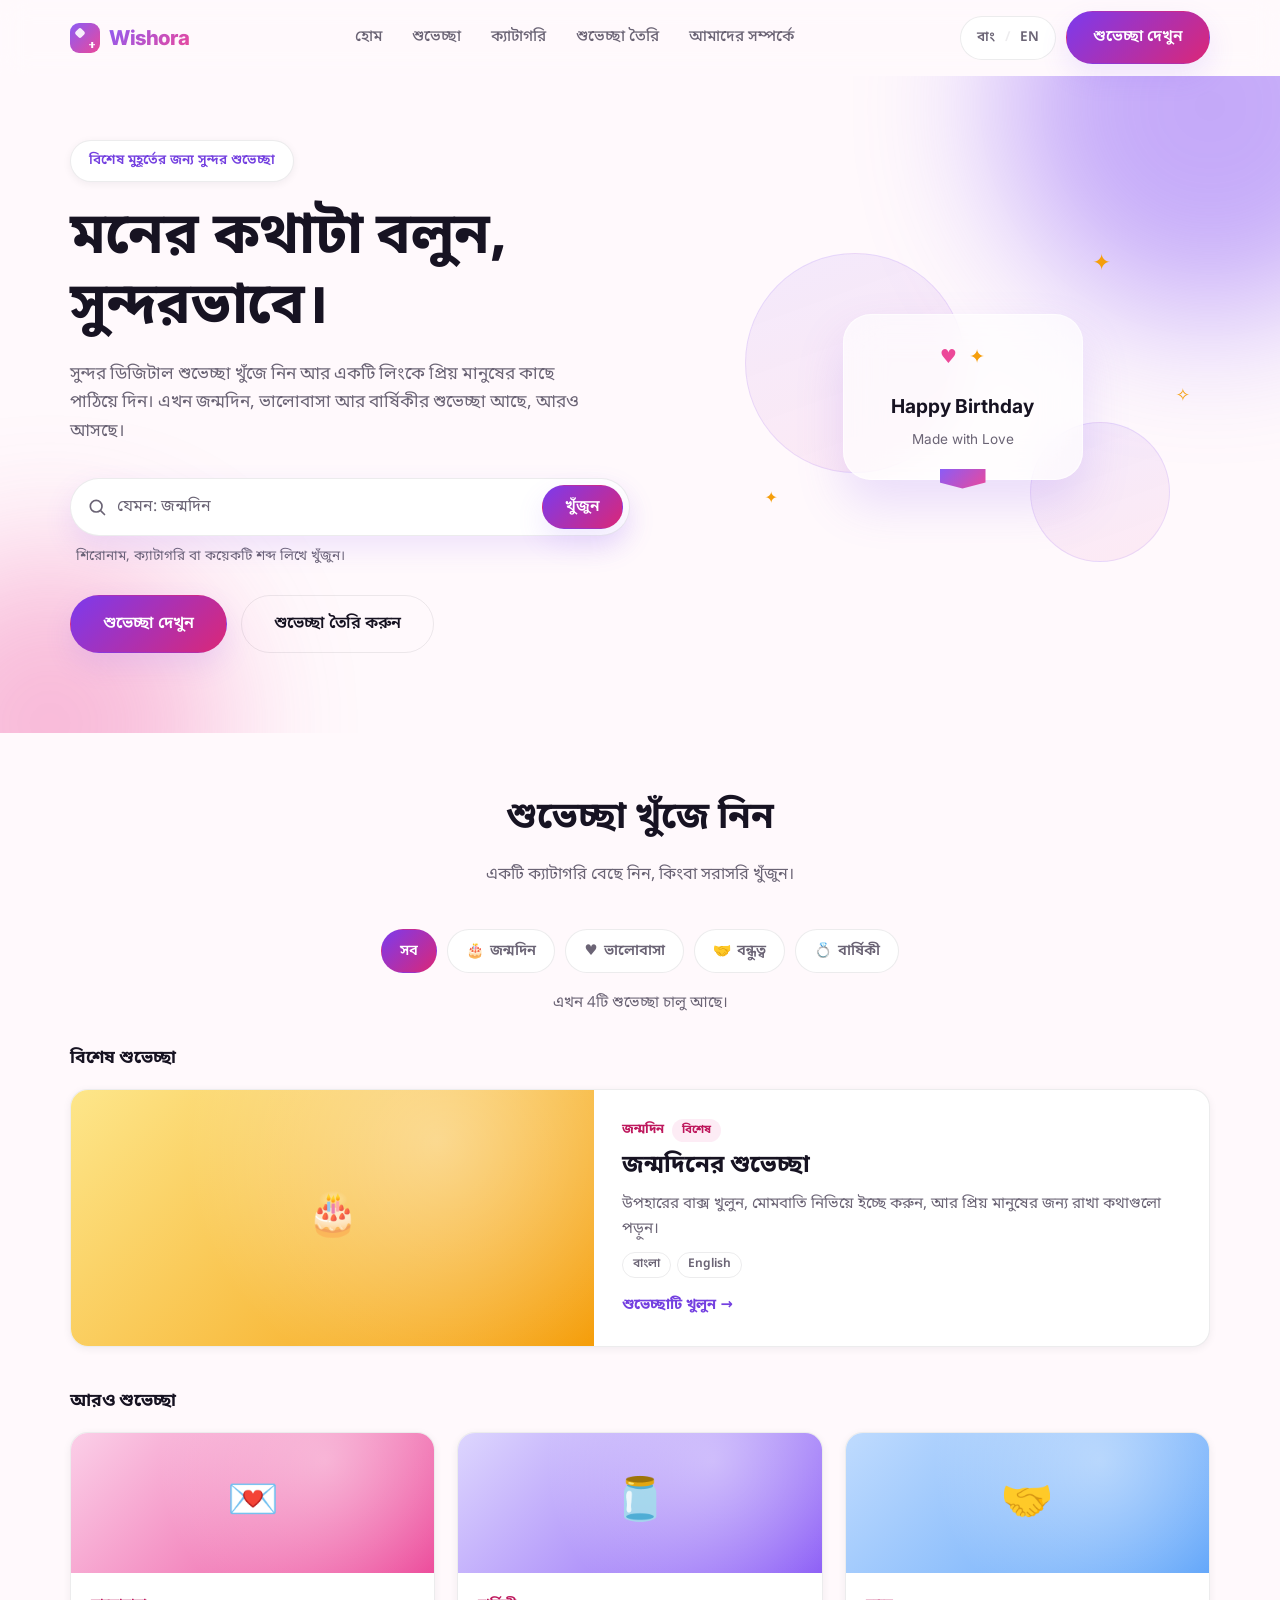
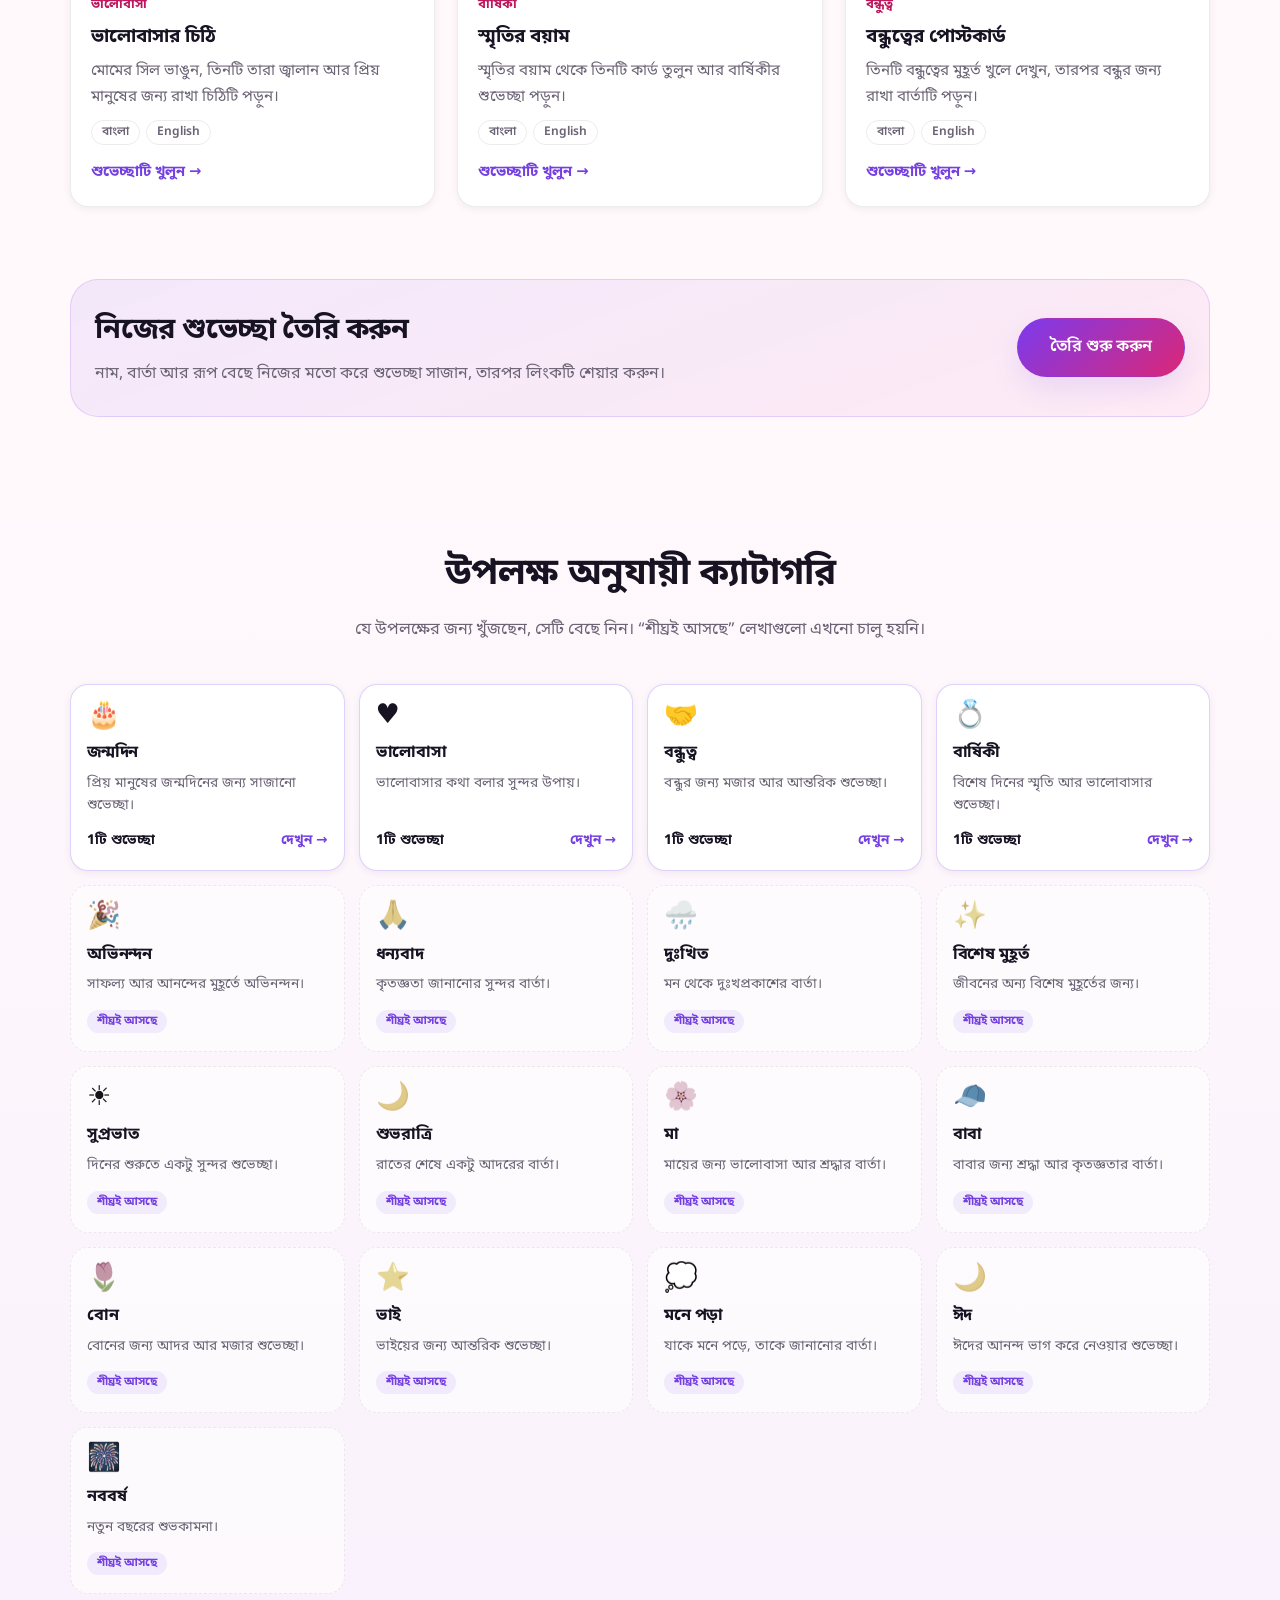
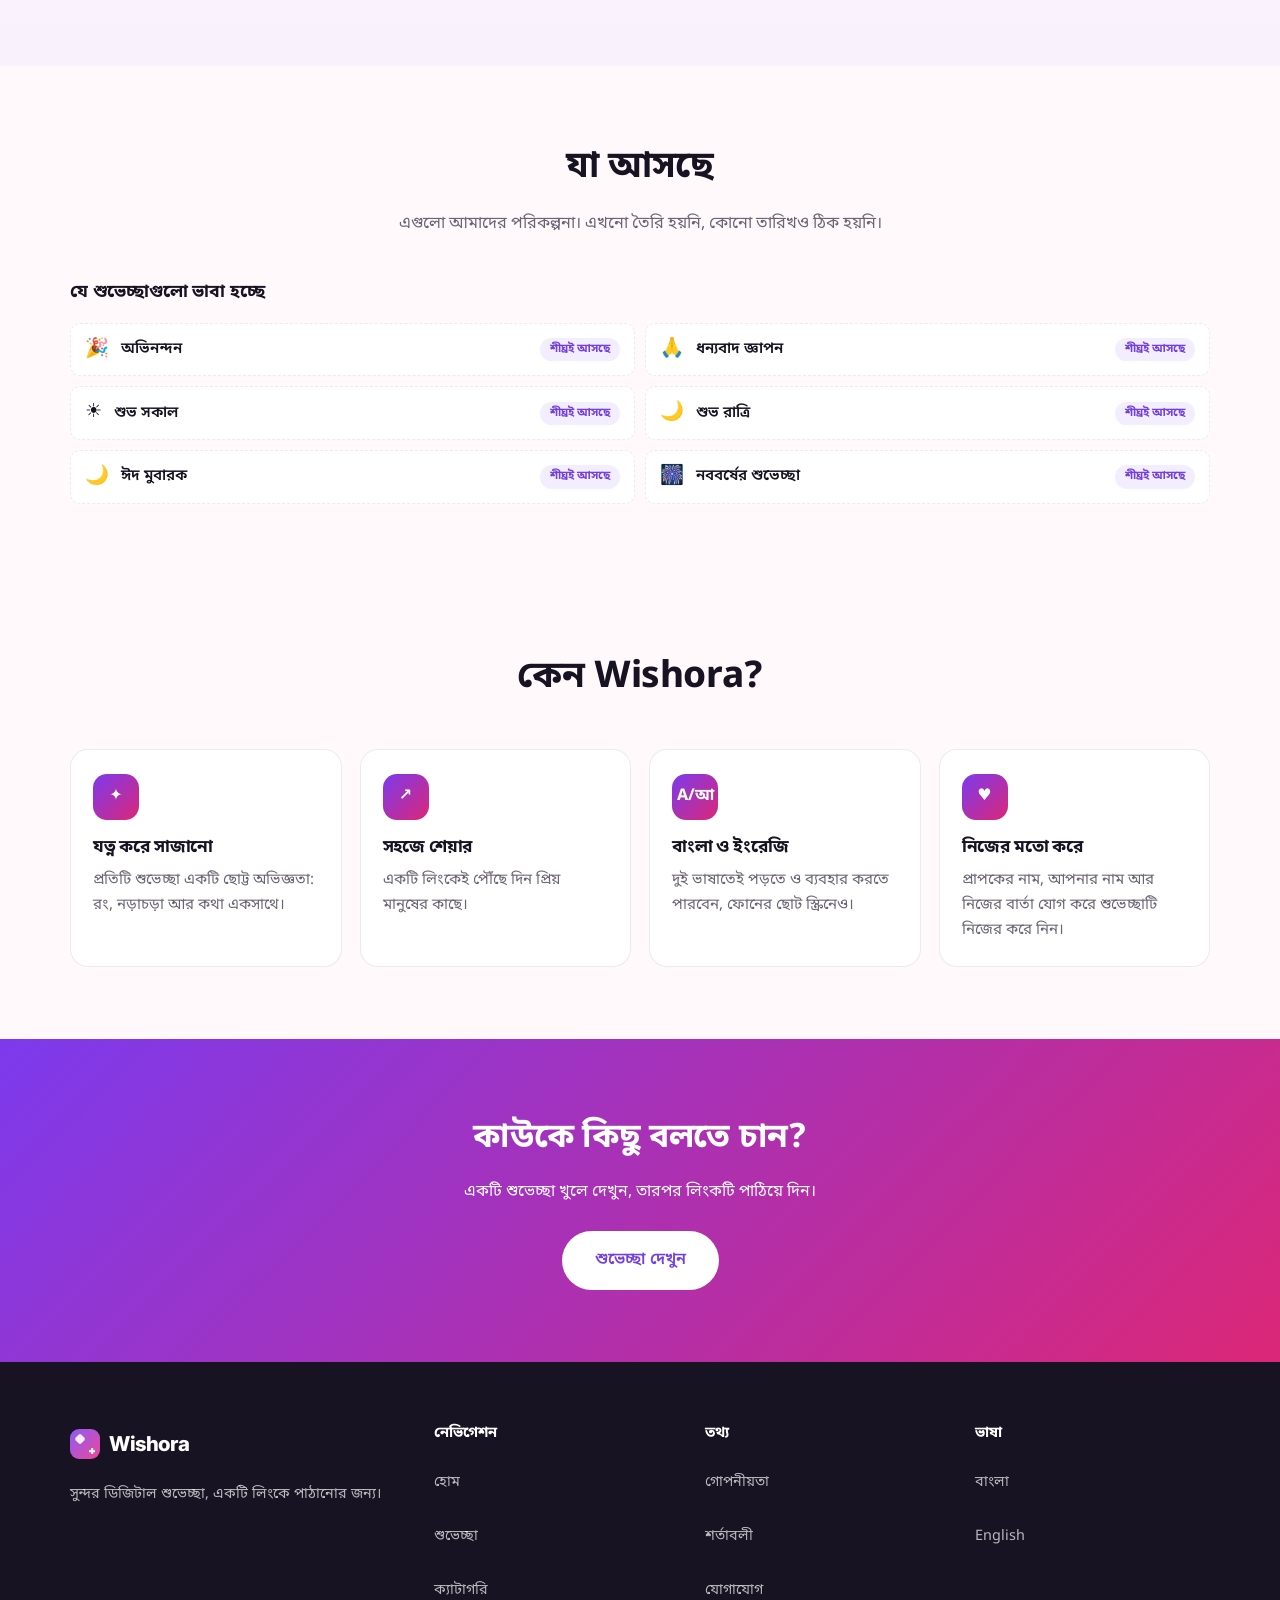
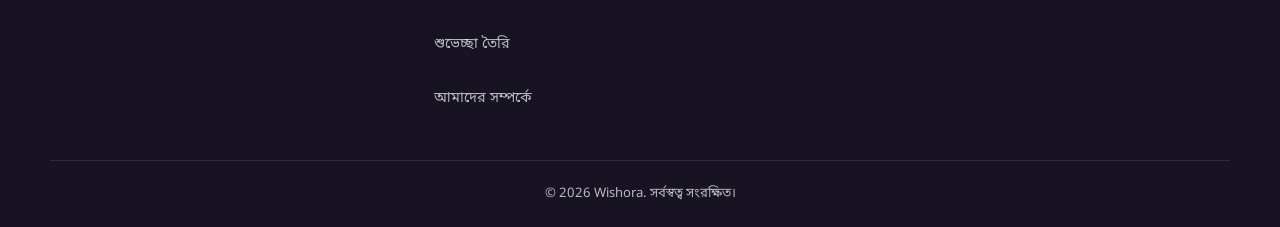
<file: index.html>
<!DOCTYPE html>
<html lang="bn">
<head>
<meta charset="UTF-8">
<meta name="viewport" content="width=device-width, initial-scale=1.0">
<title>Wishora — সুন্দর ডিজিটাল শুভেচ্ছা | Beautiful Digital Wishes</title>
<meta name="description" content="Bilingual (বাংলা / English) digital wishes you can share with a single link. Open a birthday, love or anniversary wish and personalise it — more occasions are on the way.">
<meta name="theme-color" content="#8B5CF6">
<link rel="canonical" href="https://SITE_URL_PLACEHOLDER/">
<link rel="icon" href="/assets/icons/favicon.svg" type="image/svg+xml">

<meta property="og:title" content="Wishora — সুন্দর ডিজিটাল শুভেচ্ছা | Beautiful Digital Wishes">
<meta property="og:description" content="Bilingual (বাংলা / English) digital wishes you can share with a single link. Open a birthday, love or anniversary wish and personalise it — more occasions are on the way.">
<meta property="og:type" content="website">
<meta property="og:url" content="https://SITE_URL_PLACEHOLDER/">
<meta property="og:site_name" content="Wishora">
<meta property="og:image" content="https://SITE_URL_PLACEHOLDER/assets/images/og-default.png">
<meta property="og:image:width" content="1200">
<meta property="og:image:height" content="630">
<meta property="og:image:alt" content="Wishora — beautiful digital wishes">

<meta name="twitter:card" content="summary_large_image">
<meta name="twitter:title" content="Wishora — সুন্দর ডিজিটাল শুভেচ্ছা | Beautiful Digital Wishes">
<meta name="twitter:description" content="Bilingual (বাংলা / English) digital wishes you can share with a single link. Open a birthday, love or anniversary wish and personalise it — more occasions are on the way.">
<meta name="twitter:image" content="https://SITE_URL_PLACEHOLDER/assets/images/og-default.png">

<!-- Sets the .js class and the saved language before first paint (no flash). -->
<script>document.documentElement.classList.add("js");try{var l=localStorage.getItem("wishora_lang");if(l==="bn"||l==="en")document.documentElement.lang=l}catch(e){}</script>

<link rel="preconnect" href="https://fonts.googleapis.com">
<link rel="preconnect" href="https://fonts.gstatic.com" crossorigin>
<link rel="stylesheet" href="https://fonts.googleapis.com/css2?family=Inter:wght@400;500;600;700;800&family=Noto+Sans+Bengali:wght@400;500;600;700&display=swap" media="print" onload="this.media='all'">
<noscript><link rel="stylesheet" href="https://fonts.googleapis.com/css2?family=Inter:wght@400;500;600;700;800&family=Noto+Sans+Bengali:wght@400;500;600;700&display=swap"></noscript>
<link rel="stylesheet" href="/css/style.css">
<script type="application/ld+json">{"@context":"https://schema.org","@graph":[{"@type":"WebSite","@id":"https://SITE_URL_PLACEHOLDER/#website","url":"https://SITE_URL_PLACEHOLDER/","name":"Wishora","inLanguage":["bn","en"]},{"@type":"WebPage","@id":"https://SITE_URL_PLACEHOLDER/#webpage","url":"https://SITE_URL_PLACEHOLDER/","name":"Wishora — সুন্দর ডিজিটাল শুভেচ্ছা | Beautiful Digital Wishes","description":"Bilingual (বাংলা / English) digital wishes you can share with a single link. Open a birthday, love or anniversary wish and personalise it — more occasions are on the way.","isPartOf":{"@id":"https://SITE_URL_PLACEHOLDER/#website"},"inLanguage":["bn","en"]}]}</script>
</head>
<!-- GENERATED by `node scripts/build.mjs` from data/*.js — do not edit by hand. -->
<body class="page-home">
<a href="#main-content" class="skip-link"><span data-l="bn" lang="bn">মূল বিষয়বস্তুতে যান</span><span data-l="en" lang="en">Skip to main content</span></a>
<header class="site-header" id="siteHeader">
  <div class="header-inner container">
    <a href="/" class="brand" aria-label="Wishora হোম" data-aria-bn="Wishora হোম" data-aria-en="Wishora home">
      <span class="brand-mark" aria-hidden="true"><span class="brand-spark"></span></span>
      <span class="brand-name">Wishora</span>
    </a>
    <nav class="main-nav" id="mainNav" aria-label="প্রধান মেনু" data-aria-bn="প্রধান মেনু" data-aria-en="Main menu">
      <ul>
        <li><a href="/" class="nav-link" aria-current="page"><span data-l="bn" lang="bn">হোম</span><span data-l="en" lang="en">Home</span></a></li>
        <li><a href="/#explore" class="nav-link"><span data-l="bn" lang="bn">শুভেচ্ছা</span><span data-l="en" lang="en">Wishes</span></a></li>
        <li><a href="/#categories" class="nav-link"><span data-l="bn" lang="bn">ক্যাটাগরি</span><span data-l="en" lang="en">Categories</span></a></li>
        <li><a href="/create/" class="nav-link"><span data-l="bn" lang="bn">শুভেচ্ছা তৈরি</span><span data-l="en" lang="en">Create</span></a></li>
        <li><a href="/about/" class="nav-link"><span data-l="bn" lang="bn">আমাদের সম্পর্কে</span><span data-l="en" lang="en">About</span></a></li>
      </ul>
    </nav>
    <div class="header-actions">
      <button type="button" class="lang-toggle" id="langToggle" aria-label="ভাষা পরিবর্তন করুন" data-aria-bn="ভাষা পরিবর্তন করুন" data-aria-en="Change language" aria-pressed="false">
        <span class="lang-option" data-lang="bn" lang="bn">বাং</span>
        <span class="lang-divider" aria-hidden="true">/</span>
        <span class="lang-option" data-lang="en" lang="en">EN</span>
      </button>
      <a href="/#explore" class="btn btn-primary btn-header"><span data-l="bn" lang="bn">শুভেচ্ছা দেখুন</span><span data-l="en" lang="en">Explore Wishes</span></a>
      <button type="button" class="menu-toggle" id="menuToggle" aria-label="মেনু খুলুন" data-aria-bn="মেনু খুলুন" data-aria-en="Open menu" data-aria-close-bn="মেনু বন্ধ করুন" data-aria-close-en="Close menu" aria-expanded="false" aria-controls="mobileMenu">
        <span class="menu-line"></span><span class="menu-line"></span><span class="menu-line"></span>
      </button>
    </div>
  </div>
  <div class="mobile-menu" id="mobileMenu" aria-hidden="true">
    <nav aria-label="মোবাইল মেনু" data-aria-bn="মোবাইল মেনু" data-aria-en="Mobile menu">
      <ul>
        <li><a href="/" class="mobile-nav-link" aria-current="page"><span data-l="bn" lang="bn">হোম</span><span data-l="en" lang="en">Home</span></a></li>
        <li><a href="/#explore" class="mobile-nav-link"><span data-l="bn" lang="bn">শুভেচ্ছা</span><span data-l="en" lang="en">Wishes</span></a></li>
        <li><a href="/#categories" class="mobile-nav-link"><span data-l="bn" lang="bn">ক্যাটাগরি</span><span data-l="en" lang="en">Categories</span></a></li>
        <li><a href="/create/" class="mobile-nav-link"><span data-l="bn" lang="bn">শুভেচ্ছা তৈরি</span><span data-l="en" lang="en">Create</span></a></li>
        <li><a href="/about/" class="mobile-nav-link"><span data-l="bn" lang="bn">আমাদের সম্পর্কে</span><span data-l="en" lang="en">About</span></a></li>
      </ul>
    </nav>
    <a href="/#explore" class="btn btn-primary mobile-cta"><span data-l="bn" lang="bn">শুভেচ্ছা দেখুন</span><span data-l="en" lang="en">Explore Wishes</span></a>
  </div>
</header>
<main id="main-content">
  <!-- ============ HERO ============ -->
  <section class="hero" aria-labelledby="hero-title">
    <div class="hero-glow hero-glow-a" aria-hidden="true"></div>
    <div class="hero-glow hero-glow-b" aria-hidden="true"></div>
    <div class="container hero-inner">
      <div class="hero-copy">
        <p class="hero-badge"><span data-l="bn" lang="bn">বিশেষ মুহূর্তের জন্য সুন্দর শুভেচ্ছা</span><span data-l="en" lang="en">Beautiful wishes for special moments</span></p>
        <h1 class="hero-heading" id="hero-title"><span data-l="bn" lang="bn">মনের কথাটা বলুন, সুন্দরভাবে।</span><span data-l="en" lang="en">Say what your heart feels, beautifully.</span></h1>
        <p class="hero-text"><span data-l="bn" lang="bn">সুন্দর ডিজিটাল শুভেচ্ছা খুঁজে নিন আর একটি লিংকে প্রিয় মানুষের কাছে পাঠিয়ে দিন। এখন জন্মদিন, ভালোবাসা আর বার্ষিকীর শুভেচ্ছা আছে, আরও আসছে।</span><span data-l="en" lang="en">Find a beautiful digital wish and send it to someone special with a single link. Birthday, love and anniversary wishes are ready, with more on the way.</span></p>

        <form class="hero-search js-only" id="searchForm" role="search" action="/" method="get">
          <label class="sr-only" for="searchInput"><span data-l="bn" lang="bn">শুভেচ্ছা খুঁজুন</span><span data-l="en" lang="en">Search wishes</span></label>
          <div class="search-field">
            <svg class="search-icon" width="20" height="20" viewBox="0 0 24 24" fill="none" aria-hidden="true"><circle cx="11" cy="11" r="7" stroke="currentColor" stroke-width="2"/><path d="M21 21L16.65 16.65" stroke="currentColor" stroke-width="2" stroke-linecap="round"/></svg>
            <input type="search" id="searchInput" name="search" class="search-input" maxlength="80" autocomplete="off" enterkeyhint="search" placeholder="যেমন: জন্মদিন" data-ph-bn="যেমন: জন্মদিন" data-ph-en="Try “birthday”" aria-describedby="searchHint">
            <button type="button" class="search-clear" id="searchClear" aria-label="খোঁজ মুছুন" data-aria-bn="খোঁজ মুছুন" data-aria-en="Clear search" hidden>
              <svg width="16" height="16" viewBox="0 0 24 24" fill="none" aria-hidden="true"><path d="M6 6l12 12M18 6L6 18" stroke="currentColor" stroke-width="2.4" stroke-linecap="round"/></svg>
            </button>
            <button type="submit" class="btn btn-primary search-submit"><span data-l="bn" lang="bn">খুঁজুন</span><span data-l="en" lang="en">Search</span></button>
          </div>
          <p class="search-hint" id="searchHint"><span data-l="bn" lang="bn">শিরোনাম, ক্যাটাগরি বা কয়েকটি শব্দ লিখে খুঁজুন।</span><span data-l="en" lang="en">Search by title, category or a few words.</span></p>
          <p class="search-feedback" id="searchFeedback" aria-hidden="true" hidden><span id="searchFeedbackText"></span> <a href="#explore"><span data-l="bn" lang="bn">ফলাফল দেখুন</span><span data-l="en" lang="en">See results</span> ↓</a></p>
        </form>

        <div class="hero-actions">
          <a href="#explore" class="btn btn-primary btn-large"><span data-l="bn" lang="bn">শুভেচ্ছা দেখুন</span><span data-l="en" lang="en">Explore Wishes</span></a>
          <a href="/create/" class="btn btn-ghost btn-large"><span data-l="bn" lang="bn">শুভেচ্ছা তৈরি করুন</span><span data-l="en" lang="en">Create a Wish</span></a>
        </div>
      </div>
      <div class="hero-visual" aria-hidden="true">
        <div class="hero-orb hero-orb-1"></div>
        <div class="hero-orb hero-orb-2"></div>
        <div class="hero-star hero-star-1">✦</div>
        <div class="hero-star hero-star-2">✦</div>
        <div class="hero-star hero-star-3">✧</div>
        <div class="greeting-card">
          <div class="greeting-card-top"><span class="greeting-heart">♥</span><span class="greeting-sparkle">✦</span></div>
          <p class="greeting-title">Happy Birthday</p>
          <p class="greeting-sub">Made with Love</p>
          <div class="greeting-ribbon"></div>
        </div>
      </div>
    </div>
  </section>
  <div class="ad-slot" data-ad-slot="AD_SLOT_TOP" hidden aria-hidden="true"></div>

  <!-- ============ EXPLORE: search results, featured + more ============ -->
  <section class="explore" id="explore" aria-labelledby="explore-title">
    <div class="container">
      <div class="section-heading">
        <h2 id="explore-title" tabindex="-1"><span data-l="bn" lang="bn">শুভেচ্ছা খুঁজে নিন</span><span data-l="en" lang="en">Find a wish</span></h2>
        <p><span data-l="bn" lang="bn">একটি ক্যাটাগরি বেছে নিন, কিংবা সরাসরি খুঁজুন।</span><span data-l="en" lang="en">Pick a category, or just search.</span></p>
      </div>
      <div class="chips js-only" id="chips" role="group" aria-label="ক্যাটাগরি অনুযায়ী দেখুন" data-aria-bn="ক্যাটাগরি অনুযায়ী দেখুন" data-aria-en="Filter by category">
        <button type="button" class="chip is-active" data-category="all" aria-pressed="true"><span data-l="bn" lang="bn">সব</span><span data-l="en" lang="en">All</span></button>
        <button type="button" class="chip" data-category="birthday" aria-pressed="false"><span aria-hidden="true">🎂</span> <span data-l="bn" lang="bn">জন্মদিন</span><span data-l="en" lang="en">Birthday</span></button>
        <button type="button" class="chip" data-category="love" aria-pressed="false"><span aria-hidden="true">♥</span> <span data-l="bn" lang="bn">ভালোবাসা</span><span data-l="en" lang="en">Love</span></button>
        <button type="button" class="chip" data-category="friendship" aria-pressed="false"><span aria-hidden="true">🤝</span> <span data-l="bn" lang="bn">বন্ধুত্ব</span><span data-l="en" lang="en">Friendship</span></button>
        <button type="button" class="chip" data-category="anniversary" aria-pressed="false"><span aria-hidden="true">💍</span> <span data-l="bn" lang="bn">বার্ষিকী</span><span data-l="en" lang="en">Anniversary</span></button>
      </div>
      <p class="results-status" id="resultsStatus" role="status" aria-live="polite" data-one-bn="1টি শুভেচ্ছা পাওয়া গেছে" data-many-bn="{n}টি শুভেচ্ছা পাওয়া গেছে" data-none-bn="কোনো শুভেচ্ছা পাওয়া যায়নি" data-one-en="1 wish found" data-many-en="{n} wishes found" data-none-en="No wishes found"><span data-l="bn" lang="bn">এখন 4টি শুভেচ্ছা চালু আছে।</span><span data-l="en" lang="en">4 wishes are live right now.</span></p>
      <div class="wish-group" data-group="featured">
        <h3 class="group-title"><span data-l="bn" lang="bn">বিশেষ শুভেচ্ছা</span><span data-l="en" lang="en">Featured wishes</span></h3>
        <ul class="wish-grid">
<li class="wish-item is-featured-item" data-wish data-category="birthday" data-search="জন্মদিনের শুভেচ্ছা birthday wishes উপহারের বাক্স খুলুন, মোমবাতি নিভিয়ে ইচ্ছে করুন, আর প্রিয় মানুষের জন্য রাখা কথাগুলো পড়ুন। open the gift, blow out the candle and read the words kept for someone special. জন্মদিন birthday শুভ জন্মদিন হ্যাপি বার্থডে কেক মোমবাতি happy birthday bday cake candle gift শুভ জন্মদিন উপহার মোমবাতি কেক happy birthday gift candle cake surprise">
  <article class="wish-card is-featured">
    <div class="wish-thumb thumb-birthday" aria-hidden="true"><span class="wish-thumb-icon">🎂</span></div>
    <div class="wish-body">
      <p class="wish-meta"><a class="wish-cat" href="/categories/birthday/"><span data-l="bn" lang="bn">জন্মদিন</span><span data-l="en" lang="en">Birthday</span></a> <span class="featured-tag"><span data-l="bn" lang="bn">বিশেষ</span><span data-l="en" lang="en">Featured</span></span></p>
      <h4 class="wish-title"><a class="wish-link" href="/wishes/birthday/birthday-01"><span data-l="bn" lang="bn">জন্মদিনের শুভেচ্ছা</span><span data-l="en" lang="en">Birthday Wishes</span></a></h4>
      <p class="wish-desc"><span data-l="bn" lang="bn">উপহারের বাক্স খুলুন, মোমবাতি নিভিয়ে ইচ্ছে করুন, আর প্রিয় মানুষের জন্য রাখা কথাগুলো পড়ুন।</span><span data-l="en" lang="en">Open the gift, blow out the candle and read the words kept for someone special.</span></p>
      <ul class="lang-chips" aria-label="ভাষা" data-aria-bn="ভাষা" data-aria-en="Languages"><li lang="bn">বাংলা</li><li lang="en">English</li></ul>
      <span class="wish-open" aria-hidden="true"><span data-l="bn" lang="bn">শুভেচ্ছাটি খুলুন</span><span data-l="en" lang="en">Open wish</span> →</span>
    </div>
  </article>
</li>
        </ul>
      </div>
      <div class="wish-group" data-group="more">
        <h3 class="group-title"><span data-l="bn" lang="bn">আরও শুভেচ্ছা</span><span data-l="en" lang="en">More wishes</span></h3>
        <ul class="wish-grid">
<li class="wish-item" data-wish data-category="love" data-search="ভালোবাসার চিঠি a love letter মোমের সিল ভাঙুন, তিনটি তারা জ্বালান আর প্রিয় মানুষের জন্য রাখা চিঠিটি পড়ুন। break the wax seal, light three stars and read the letter kept for someone you love. ভালোবাসা love প্রেম ভালবাসা রোমান্টিক চিঠি romantic romance love letter valentine রোমান্টিক চিঠি প্রেম ভালোবাসার কথা romantic love letter valentine i love you">
  <article class="wish-card">
    <div class="wish-thumb thumb-love" aria-hidden="true"><span class="wish-thumb-icon">💌</span></div>
    <div class="wish-body">
      <p class="wish-meta"><a class="wish-cat" href="/categories/love/"><span data-l="bn" lang="bn">ভালোবাসা</span><span data-l="en" lang="en">Love</span></a></p>
      <h4 class="wish-title"><a class="wish-link" href="/wishes/love/love-01"><span data-l="bn" lang="bn">ভালোবাসার চিঠি</span><span data-l="en" lang="en">A Love Letter</span></a></h4>
      <p class="wish-desc"><span data-l="bn" lang="bn">মোমের সিল ভাঙুন, তিনটি তারা জ্বালান আর প্রিয় মানুষের জন্য রাখা চিঠিটি পড়ুন।</span><span data-l="en" lang="en">Break the wax seal, light three stars and read the letter kept for someone you love.</span></p>
      <ul class="lang-chips" aria-label="ভাষা" data-aria-bn="ভাষা" data-aria-en="Languages"><li lang="bn">বাংলা</li><li lang="en">English</li></ul>
      <span class="wish-open" aria-hidden="true"><span data-l="bn" lang="bn">শুভেচ্ছাটি খুলুন</span><span data-l="en" lang="en">Open wish</span> →</span>
    </div>
  </article>
</li>
<li class="wish-item" data-wish data-category="anniversary" data-search="স্মৃতির বয়াম the memory jar স্মৃতির বয়াম থেকে তিনটি কার্ড তুলুন আর বার্ষিকীর শুভেচ্ছা পড়ুন। draw three cards from a memory jar and read an anniversary wish. বার্ষিকী anniversary বিবাহবার্ষিকী স্মৃতি বার্ষিকী wedding marriage anniversary memories বিবাহবার্ষিকী স্মৃতি বার্ষিকী পরিবার wedding anniversary memories anniversary family years together">
  <article class="wish-card">
    <div class="wish-thumb thumb-anniversary" aria-hidden="true"><span class="wish-thumb-icon">🫙</span></div>
    <div class="wish-body">
      <p class="wish-meta"><a class="wish-cat" href="/categories/anniversary/"><span data-l="bn" lang="bn">বার্ষিকী</span><span data-l="en" lang="en">Anniversary</span></a></p>
      <h4 class="wish-title"><a class="wish-link" href="/wishes/anniversary/anniversary-01"><span data-l="bn" lang="bn">স্মৃতির বয়াম</span><span data-l="en" lang="en">The Memory Jar</span></a></h4>
      <p class="wish-desc"><span data-l="bn" lang="bn">স্মৃতির বয়াম থেকে তিনটি কার্ড তুলুন আর বার্ষিকীর শুভেচ্ছা পড়ুন।</span><span data-l="en" lang="en">Draw three cards from a memory jar and read an anniversary wish.</span></p>
      <ul class="lang-chips" aria-label="ভাষা" data-aria-bn="ভাষা" data-aria-en="Languages"><li lang="bn">বাংলা</li><li lang="en">English</li></ul>
      <span class="wish-open" aria-hidden="true"><span data-l="bn" lang="bn">শুভেচ্ছাটি খুলুন</span><span data-l="en" lang="en">Open wish</span> →</span>
    </div>
  </article>
</li>
<li class="wish-item" data-wish data-category="friendship" data-search="বন্ধুত্বের পোস্টকার্ড the friendship postcard তিনটি বন্ধুত্বের মুহূর্ত খুলে দেখুন, তারপর বন্ধুর জন্য রাখা বার্তাটি পড়ুন। reveal three little friendship moments, then read a note made for your friend. বন্ধুত্ব friendship বন্ধু বন্ধুত্ব প্রিয় বন্ধু friend friends bestie friendship বন্ধু বন্ধুত্ব প্রিয় বন্ধু বন্ধুর জন্য শুভেচ্ছা friendship best friend friend bestie thank you friend">
  <article class="wish-card">
    <div class="wish-thumb thumb-friendship" aria-hidden="true"><span class="wish-thumb-icon">🤝</span></div>
    <div class="wish-body">
      <p class="wish-meta"><a class="wish-cat" href="/categories/friendship/"><span data-l="bn" lang="bn">বন্ধুত্ব</span><span data-l="en" lang="en">Friendship</span></a></p>
      <h4 class="wish-title"><a class="wish-link" href="/wishes/friendship/friendship-01"><span data-l="bn" lang="bn">বন্ধুত্বের পোস্টকার্ড</span><span data-l="en" lang="en">The Friendship Postcard</span></a></h4>
      <p class="wish-desc"><span data-l="bn" lang="bn">তিনটি বন্ধুত্বের মুহূর্ত খুলে দেখুন, তারপর বন্ধুর জন্য রাখা বার্তাটি পড়ুন।</span><span data-l="en" lang="en">Reveal three little friendship moments, then read a note made for your friend.</span></p>
      <ul class="lang-chips" aria-label="ভাষা" data-aria-bn="ভাষা" data-aria-en="Languages"><li lang="bn">বাংলা</li><li lang="en">English</li></ul>
      <span class="wish-open" aria-hidden="true"><span data-l="bn" lang="bn">শুভেচ্ছাটি খুলুন</span><span data-l="en" lang="en">Open wish</span> →</span>
    </div>
  </article>
</li>
        </ul>
      </div>
      <div class="empty-state" id="emptyState" hidden>
        <p class="empty-icon" aria-hidden="true">✦</p>
        <p class="empty-title"><span data-l="bn" lang="bn">এই খোঁজে কোনো শুভেচ্ছা মেলেনি।</span><span data-l="en" lang="en">No wish matches that search.</span></p>
        <p class="empty-text"><span data-l="bn" lang="bn">অন্য কোনো শব্দ দিয়ে খুঁজে দেখুন, অথবা সব শুভেচ্ছা আবার দেখুন।</span><span data-l="en" lang="en">Try different words, or show all wishes again.</span></p>
        <p class="empty-soon" id="emptySoon" hidden><span><span data-l="bn" lang="bn">এগুলো শীঘ্রই আসছে:</span><span data-l="en" lang="en">These are coming soon:</span></span> <strong id="emptySoonNames"></strong></p>
        <button type="button" class="btn btn-ghost" id="clearAll"><span data-l="bn" lang="bn">সব ফিল্টার মুছুন</span><span data-l="en" lang="en">Clear search and filters</span></button>
      </div>
    </div>
  </section>
  <!-- ============ CREATE ============ -->
  <section class="create-band" aria-labelledby="create-title">
    <div class="container">
      <div class="create-card">
        <div>
          <h2 id="create-title"><span data-l="bn" lang="bn">নিজের শুভেচ্ছা তৈরি করুন</span><span data-l="en" lang="en">Create your own wish</span></h2>
          <p><span data-l="bn" lang="bn">নাম, বার্তা আর রূপ বেছে নিজের মতো করে শুভেচ্ছা সাজান, তারপর লিংকটি শেয়ার করুন।</span><span data-l="en" lang="en">Choose a name, a message and a look, then share the link.</span></p>
        </div>
        <a href="/create/" class="btn btn-primary btn-large"><span data-l="bn" lang="bn">তৈরি শুরু করুন</span><span data-l="en" lang="en">Start creating</span></a>
      </div>
    </div>
  </section>
  <div class="ad-slot" data-ad-slot="AD_SLOT_CONTENT" hidden aria-hidden="true"></div>

  <!-- ============ CATEGORIES ============ -->
  <section class="categories" id="categories" aria-labelledby="categories-title">
    <div class="container">
      <div class="section-heading">
        <h2 id="categories-title"><span data-l="bn" lang="bn">উপলক্ষ অনুযায়ী ক্যাটাগরি</span><span data-l="en" lang="en">Browse by occasion</span></h2>
        <p><span data-l="bn" lang="bn">যে উপলক্ষের জন্য খুঁজছেন, সেটি বেছে নিন। “শীঘ্রই আসছে” লেখাগুলো এখনো চালু হয়নি।</span><span data-l="en" lang="en">Choose an occasion. The ones marked “Coming soon” aren&#39;t available yet.</span></p>
      </div>
      <ul class="cat-grid">
<li><article class="cat-card is-live">
  <span class="cat-icon" aria-hidden="true">🎂</span>
  <h3 class="cat-name"><a class="cat-link" href="/categories/birthday/"><span data-l="bn" lang="bn">জন্মদিন</span><span data-l="en" lang="en">Birthday</span></a></h3>
  <p class="cat-desc"><span data-l="bn" lang="bn">প্রিয় মানুষের জন্মদিনের জন্য সাজানো শুভেচ্ছা।</span><span data-l="en" lang="en">Wishes made for someone&#39;s birthday.</span></p>
  <p class="cat-meta"><span class="cat-count"><span data-l="bn" lang="bn">1টি শুভেচ্ছা</span><span data-l="en" lang="en">1 wish</span></span><span class="cat-go" aria-hidden="true"><span data-l="bn" lang="bn">দেখুন</span><span data-l="en" lang="en">View</span> →</span></p>
</article></li>
<li><article class="cat-card is-live">
  <span class="cat-icon" aria-hidden="true">♥</span>
  <h3 class="cat-name"><a class="cat-link" href="/categories/love/"><span data-l="bn" lang="bn">ভালোবাসা</span><span data-l="en" lang="en">Love</span></a></h3>
  <p class="cat-desc"><span data-l="bn" lang="bn">ভালোবাসার কথা বলার সুন্দর উপায়।</span><span data-l="en" lang="en">A lovely way to say what you feel.</span></p>
  <p class="cat-meta"><span class="cat-count"><span data-l="bn" lang="bn">1টি শুভেচ্ছা</span><span data-l="en" lang="en">1 wish</span></span><span class="cat-go" aria-hidden="true"><span data-l="bn" lang="bn">দেখুন</span><span data-l="en" lang="en">View</span> →</span></p>
</article></li>
<li><article class="cat-card is-live">
  <span class="cat-icon" aria-hidden="true">🤝</span>
  <h3 class="cat-name"><a class="cat-link" href="/categories/friendship/"><span data-l="bn" lang="bn">বন্ধুত্ব</span><span data-l="en" lang="en">Friendship</span></a></h3>
  <p class="cat-desc"><span data-l="bn" lang="bn">বন্ধুর জন্য মজার আর আন্তরিক শুভেচ্ছা।</span><span data-l="en" lang="en">Warm, friendly wishes for your friends.</span></p>
  <p class="cat-meta"><span class="cat-count"><span data-l="bn" lang="bn">1টি শুভেচ্ছা</span><span data-l="en" lang="en">1 wish</span></span><span class="cat-go" aria-hidden="true"><span data-l="bn" lang="bn">দেখুন</span><span data-l="en" lang="en">View</span> →</span></p>
</article></li>
<li><article class="cat-card is-live">
  <span class="cat-icon" aria-hidden="true">💍</span>
  <h3 class="cat-name"><a class="cat-link" href="/categories/anniversary/"><span data-l="bn" lang="bn">বার্ষিকী</span><span data-l="en" lang="en">Anniversary</span></a></h3>
  <p class="cat-desc"><span data-l="bn" lang="bn">বিশেষ দিনের স্মৃতি আর ভালোবাসার শুভেচ্ছা।</span><span data-l="en" lang="en">For anniversaries and shared memories.</span></p>
  <p class="cat-meta"><span class="cat-count"><span data-l="bn" lang="bn">1টি শুভেচ্ছা</span><span data-l="en" lang="en">1 wish</span></span><span class="cat-go" aria-hidden="true"><span data-l="bn" lang="bn">দেখুন</span><span data-l="en" lang="en">View</span> →</span></p>
</article></li>
<li data-soon data-search="অভিনন্দন congratulations সাফল্য অভিনন্দন congrats success achievement"><article class="cat-card is-soon">
  <span class="cat-icon" aria-hidden="true">🎉</span>
  <h3 class="cat-name"><span data-l="bn" lang="bn">অভিনন্দন</span><span data-l="en" lang="en">Congratulations</span></h3>
  <p class="cat-desc"><span data-l="bn" lang="bn">সাফল্য আর আনন্দের মুহূর্তে অভিনন্দন।</span><span data-l="en" lang="en">Cheer someone&#39;s big moments and success.</span></p>
  <p class="cat-meta"><span class="soon-tag"><span data-l="bn" lang="bn">শীঘ্রই আসছে</span><span data-l="en" lang="en">Coming soon</span></span></p>
</article></li>
<li data-soon data-search="ধন্যবাদ thank you কৃতজ্ঞতা thanks grateful gratitude"><article class="cat-card is-soon">
  <span class="cat-icon" aria-hidden="true">🙏</span>
  <h3 class="cat-name"><span data-l="bn" lang="bn">ধন্যবাদ</span><span data-l="en" lang="en">Thank You</span></h3>
  <p class="cat-desc"><span data-l="bn" lang="bn">কৃতজ্ঞতা জানানোর সুন্দর বার্তা।</span><span data-l="en" lang="en">A kind way to say thank you.</span></p>
  <p class="cat-meta"><span class="soon-tag"><span data-l="bn" lang="bn">শীঘ্রই আসছে</span><span data-l="en" lang="en">Coming soon</span></span></p>
</article></li>
<li data-soon data-search="দুঃখিত sorry ক্ষমা apology apologize"><article class="cat-card is-soon">
  <span class="cat-icon" aria-hidden="true">🌧️</span>
  <h3 class="cat-name"><span data-l="bn" lang="bn">দুঃখিত</span><span data-l="en" lang="en">Sorry</span></h3>
  <p class="cat-desc"><span data-l="bn" lang="bn">মন থেকে দুঃখপ্রকাশের বার্তা।</span><span data-l="en" lang="en">Heartfelt ways to say sorry.</span></p>
  <p class="cat-meta"><span class="soon-tag"><span data-l="bn" lang="bn">শীঘ্রই আসছে</span><span data-l="en" lang="en">Coming soon</span></span></p>
</article></li>
<li data-soon data-search="বিশেষ মুহূর্ত special moments উদযাপন celebration milestone"><article class="cat-card is-soon">
  <span class="cat-icon" aria-hidden="true">✨</span>
  <h3 class="cat-name"><span data-l="bn" lang="bn">বিশেষ মুহূর্ত</span><span data-l="en" lang="en">Special Moments</span></h3>
  <p class="cat-desc"><span data-l="bn" lang="bn">জীবনের অন্য বিশেষ মুহূর্তের জন্য।</span><span data-l="en" lang="en">For other moments worth celebrating.</span></p>
  <p class="cat-meta"><span class="soon-tag"><span data-l="bn" lang="bn">শীঘ্রই আসছে</span><span data-l="en" lang="en">Coming soon</span></span></p>
</article></li>
<li data-soon data-search="সুপ্রভাত good morning শুভ সকাল morning"><article class="cat-card is-soon">
  <span class="cat-icon" aria-hidden="true">☀️</span>
  <h3 class="cat-name"><span data-l="bn" lang="bn">সুপ্রভাত</span><span data-l="en" lang="en">Good Morning</span></h3>
  <p class="cat-desc"><span data-l="bn" lang="bn">দিনের শুরুতে একটু সুন্দর শুভেচ্ছা।</span><span data-l="en" lang="en">A bright start to someone&#39;s day.</span></p>
  <p class="cat-meta"><span class="soon-tag"><span data-l="bn" lang="bn">শীঘ্রই আসছে</span><span data-l="en" lang="en">Coming soon</span></span></p>
</article></li>
<li data-soon data-search="শুভরাত্রি good night শুভ রাত্রি night sleep"><article class="cat-card is-soon">
  <span class="cat-icon" aria-hidden="true">🌙</span>
  <h3 class="cat-name"><span data-l="bn" lang="bn">শুভরাত্রি</span><span data-l="en" lang="en">Good Night</span></h3>
  <p class="cat-desc"><span data-l="bn" lang="bn">রাতের শেষে একটু আদরের বার্তা।</span><span data-l="en" lang="en">A gentle goodnight message.</span></p>
  <p class="cat-meta"><span class="soon-tag"><span data-l="bn" lang="bn">শীঘ্রই আসছে</span><span data-l="en" lang="en">Coming soon</span></span></p>
</article></li>
<li data-soon data-search="মা mother আম্মু mom mum mothers day"><article class="cat-card is-soon">
  <span class="cat-icon" aria-hidden="true">🌸</span>
  <h3 class="cat-name"><span data-l="bn" lang="bn">মা</span><span data-l="en" lang="en">Mother</span></h3>
  <p class="cat-desc"><span data-l="bn" lang="bn">মায়ের জন্য ভালোবাসা আর শ্রদ্ধার বার্তা।</span><span data-l="en" lang="en">Love and respect for your mother.</span></p>
  <p class="cat-meta"><span class="soon-tag"><span data-l="bn" lang="bn">শীঘ্রই আসছে</span><span data-l="en" lang="en">Coming soon</span></span></p>
</article></li>
<li data-soon data-search="বাবা father আব্বু dad fathers day"><article class="cat-card is-soon">
  <span class="cat-icon" aria-hidden="true">🧢</span>
  <h3 class="cat-name"><span data-l="bn" lang="bn">বাবা</span><span data-l="en" lang="en">Father</span></h3>
  <p class="cat-desc"><span data-l="bn" lang="bn">বাবার জন্য শ্রদ্ধা আর কৃতজ্ঞতার বার্তা।</span><span data-l="en" lang="en">Respect and thanks for your father.</span></p>
  <p class="cat-meta"><span class="soon-tag"><span data-l="bn" lang="bn">শীঘ্রই আসছে</span><span data-l="en" lang="en">Coming soon</span></span></p>
</article></li>
<li data-soon data-search="বোন sister আপু sis"><article class="cat-card is-soon">
  <span class="cat-icon" aria-hidden="true">🌷</span>
  <h3 class="cat-name"><span data-l="bn" lang="bn">বোন</span><span data-l="en" lang="en">Sister</span></h3>
  <p class="cat-desc"><span data-l="bn" lang="bn">বোনের জন্য আদর আর মজার শুভেচ্ছা।</span><span data-l="en" lang="en">Warm wishes for your sister.</span></p>
  <p class="cat-meta"><span class="soon-tag"><span data-l="bn" lang="bn">শীঘ্রই আসছে</span><span data-l="en" lang="en">Coming soon</span></span></p>
</article></li>
<li data-soon data-search="ভাই brother ভাইয়া bro"><article class="cat-card is-soon">
  <span class="cat-icon" aria-hidden="true">⭐</span>
  <h3 class="cat-name"><span data-l="bn" lang="bn">ভাই</span><span data-l="en" lang="en">Brother</span></h3>
  <p class="cat-desc"><span data-l="bn" lang="bn">ভাইয়ের জন্য আন্তরিক শুভেচ্ছা।</span><span data-l="en" lang="en">Warm wishes for your brother.</span></p>
  <p class="cat-meta"><span class="soon-tag"><span data-l="bn" lang="bn">শীঘ্রই আসছে</span><span data-l="en" lang="en">Coming soon</span></span></p>
</article></li>
<li data-soon data-search="মনে পড়া missing you মিস করা miss you miss"><article class="cat-card is-soon">
  <span class="cat-icon" aria-hidden="true">💭</span>
  <h3 class="cat-name"><span data-l="bn" lang="bn">মনে পড়া</span><span data-l="en" lang="en">Missing You</span></h3>
  <p class="cat-desc"><span data-l="bn" lang="bn">যাকে মনে পড়ে, তাকে জানানোর বার্তা।</span><span data-l="en" lang="en">For someone you&#39;re missing.</span></p>
  <p class="cat-meta"><span class="soon-tag"><span data-l="bn" lang="bn">শীঘ্রই আসছে</span><span data-l="en" lang="en">Coming soon</span></span></p>
</article></li>
<li data-soon data-search="ঈদ eid ঈদ মোবারক eid mubarak festival"><article class="cat-card is-soon">
  <span class="cat-icon" aria-hidden="true">🌙</span>
  <h3 class="cat-name"><span data-l="bn" lang="bn">ঈদ</span><span data-l="en" lang="en">Eid</span></h3>
  <p class="cat-desc"><span data-l="bn" lang="bn">ঈদের আনন্দ ভাগ করে নেওয়ার শুভেচ্ছা।</span><span data-l="en" lang="en">Share the joy of Eid.</span></p>
  <p class="cat-meta"><span class="soon-tag"><span data-l="bn" lang="bn">শীঘ্রই আসছে</span><span data-l="en" lang="en">Coming soon</span></span></p>
</article></li>
<li data-soon data-search="নববর্ষ new year শুভ নববর্ষ নতুন বছর new year pohela boishakh"><article class="cat-card is-soon">
  <span class="cat-icon" aria-hidden="true">🎆</span>
  <h3 class="cat-name"><span data-l="bn" lang="bn">নববর্ষ</span><span data-l="en" lang="en">New Year</span></h3>
  <p class="cat-desc"><span data-l="bn" lang="bn">নতুন বছরের শুভকামনা।</span><span data-l="en" lang="en">Good wishes for the new year.</span></p>
  <p class="cat-meta"><span class="soon-tag"><span data-l="bn" lang="bn">শীঘ্রই আসছে</span><span data-l="en" lang="en">Coming soon</span></span></p>
</article></li>
      </ul>
    </div>
  </section>

  <!-- ============ COMING SOON ============ -->
  <section class="soon" id="coming-soon" aria-labelledby="soon-title">
    <div class="container">
      <div class="section-heading">
        <h2 id="soon-title"><span data-l="bn" lang="bn">যা আসছে</span><span data-l="en" lang="en">What&#39;s coming</span></h2>
        <p><span data-l="bn" lang="bn">এগুলো আমাদের পরিকল্পনা। এখনো তৈরি হয়নি, কোনো তারিখও ঠিক হয়নি।</span><span data-l="en" lang="en">These are plans, not launches. None of them is ready yet, and there are no release dates.</span></p>
      </div>
      <div class="planned">
        <h3 class="group-title"><span data-l="bn" lang="bn">যে শুভেচ্ছাগুলো ভাবা হচ্ছে</span><span data-l="en" lang="en">Wishes we&#39;re planning</span></h3>
        <ul class="planned-list">
          <li><span class="planned-icon" aria-hidden="true">🎉</span><span class="planned-name"><span data-l="bn" lang="bn">অভিনন্দন</span><span data-l="en" lang="en">Congratulations</span></span><span class="soon-tag"><span data-l="bn" lang="bn">শীঘ্রই আসছে</span><span data-l="en" lang="en">Coming soon</span></span></li>
          <li><span class="planned-icon" aria-hidden="true">🙏</span><span class="planned-name"><span data-l="bn" lang="bn">ধন্যবাদ জ্ঞাপন</span><span data-l="en" lang="en">Thank You</span></span><span class="soon-tag"><span data-l="bn" lang="bn">শীঘ্রই আসছে</span><span data-l="en" lang="en">Coming soon</span></span></li>
          <li><span class="planned-icon" aria-hidden="true">☀️</span><span class="planned-name"><span data-l="bn" lang="bn">শুভ সকাল</span><span data-l="en" lang="en">Good Morning</span></span><span class="soon-tag"><span data-l="bn" lang="bn">শীঘ্রই আসছে</span><span data-l="en" lang="en">Coming soon</span></span></li>
          <li><span class="planned-icon" aria-hidden="true">🌙</span><span class="planned-name"><span data-l="bn" lang="bn">শুভ রাত্রি</span><span data-l="en" lang="en">Good Night</span></span><span class="soon-tag"><span data-l="bn" lang="bn">শীঘ্রই আসছে</span><span data-l="en" lang="en">Coming soon</span></span></li>
          <li><span class="planned-icon" aria-hidden="true">🌙</span><span class="planned-name"><span data-l="bn" lang="bn">ঈদ মুবারক</span><span data-l="en" lang="en">Eid Mubarak</span></span><span class="soon-tag"><span data-l="bn" lang="bn">শীঘ্রই আসছে</span><span data-l="en" lang="en">Coming soon</span></span></li>
          <li><span class="planned-icon" aria-hidden="true">🎆</span><span class="planned-name"><span data-l="bn" lang="bn">নববর্ষের শুভেচ্ছা</span><span data-l="en" lang="en">New Year Wishes</span></span><span class="soon-tag"><span data-l="bn" lang="bn">শীঘ্রই আসছে</span><span data-l="en" lang="en">Coming soon</span></span></li>
        </ul>
      </div>
    </div>
  </section>

  <!-- ============ WHY ============ -->
  <section class="why" id="why" aria-labelledby="why-title">
    <div class="container">
      <div class="section-heading"><h2 id="why-title"><span data-l="bn" lang="bn">কেন Wishora?</span><span data-l="en" lang="en">Why Wishora?</span></h2></div>
      <ul class="why-grid">
        <li class="why-card"><span class="why-icon" aria-hidden="true">✦</span><h3><span data-l="bn" lang="bn">যত্ন করে সাজানো</span><span data-l="en" lang="en">Made with care</span></h3><p><span data-l="bn" lang="bn">প্রতিটি শুভেচ্ছা একটি ছোট্ট অভিজ্ঞতা: রং, নড়াচড়া আর কথা একসাথে।</span><span data-l="en" lang="en">Each wish is a small experience: colour, motion and words together.</span></p></li>
        <li class="why-card"><span class="why-icon" aria-hidden="true">↗</span><h3><span data-l="bn" lang="bn">সহজে শেয়ার</span><span data-l="en" lang="en">Easy to share</span></h3><p><span data-l="bn" lang="bn">একটি লিংকেই পৌঁছে দিন প্রিয় মানুষের কাছে।</span><span data-l="en" lang="en">Send it to someone you care about with a single link.</span></p></li>
        <li class="why-card"><span class="why-icon" aria-hidden="true">A/আ</span><h3><span data-l="bn" lang="bn">বাংলা ও ইংরেজি</span><span data-l="en" lang="en">Bengali and English</span></h3><p><span data-l="bn" lang="bn">দুই ভাষাতেই পড়তে ও ব্যবহার করতে পারবেন, ফোনের ছোট স্ক্রিনেও।</span><span data-l="en" lang="en">Use it in either language, including on a small phone screen.</span></p></li>
        <li class="why-card"><span class="why-icon" aria-hidden="true">♥</span><h3><span data-l="bn" lang="bn">নিজের মতো করে</span><span data-l="en" lang="en">Made personal</span></h3><p><span data-l="bn" lang="bn">প্রাপকের নাম, আপনার নাম আর নিজের বার্তা যোগ করে শুভেচ্ছাটি নিজের করে নিন।</span><span data-l="en" lang="en">Add the recipient&#39;s name, your name and your own message to make a wish yours.</span></p></li>
      </ul>
    </div>
  </section>

  <!-- ============ CTA ============ -->
  <section class="final-cta" aria-labelledby="cta-title">
    <div class="container final-cta-inner">
      <h2 id="cta-title"><span data-l="bn" lang="bn">কাউকে কিছু বলতে চান?</span><span data-l="en" lang="en">Have something to tell someone?</span></h2>
      <p><span data-l="bn" lang="bn">একটি শুভেচ্ছা খুলে দেখুন, তারপর লিংকটি পাঠিয়ে দিন।</span><span data-l="en" lang="en">Open a wish, then send the link.</span></p>
      <a href="#explore" class="btn btn-light btn-large"><span data-l="bn" lang="bn">শুভেচ্ছা দেখুন</span><span data-l="en" lang="en">Explore Wishes</span></a>
    </div>
  </section>
  <div class="ad-slot" data-ad-slot="AD_SLOT_BOTTOM" hidden aria-hidden="true"></div>
</main>
<footer class="site-footer">
  <div class="container footer-grid">
    <div class="footer-brand">
      <a href="/" class="brand" aria-label="Wishora হোম" data-aria-bn="Wishora হোম" data-aria-en="Wishora home">
        <span class="brand-mark" aria-hidden="true"><span class="brand-spark"></span></span>
        <span class="brand-name">Wishora</span>
      </a>
      <p class="footer-desc"><span data-l="bn" lang="bn">সুন্দর ডিজিটাল শুভেচ্ছা, একটি লিংকে পাঠানোর জন্য।</span><span data-l="en" lang="en">Beautiful digital wishes, ready to send with one link.</span></p>
    </div>
    <nav class="footer-col" aria-label="নেভিগেশন" data-aria-bn="নেভিগেশন" data-aria-en="Navigate">
      <p class="footer-col-title"><span data-l="bn" lang="bn">নেভিগেশন</span><span data-l="en" lang="en">Navigate</span></p>
      <ul>
        <li><a href="/"><span data-l="bn" lang="bn">হোম</span><span data-l="en" lang="en">Home</span></a></li>
        <li><a href="/#explore"><span data-l="bn" lang="bn">শুভেচ্ছা</span><span data-l="en" lang="en">Wishes</span></a></li>
        <li><a href="/#categories"><span data-l="bn" lang="bn">ক্যাটাগরি</span><span data-l="en" lang="en">Categories</span></a></li>
        <li><a href="/create/"><span data-l="bn" lang="bn">শুভেচ্ছা তৈরি</span><span data-l="en" lang="en">Create</span></a></li>
        <li><a href="/about/"><span data-l="bn" lang="bn">আমাদের সম্পর্কে</span><span data-l="en" lang="en">About</span></a></li>
      </ul>
    </nav>
    <nav class="footer-col" aria-label="তথ্য" data-aria-bn="তথ্য" data-aria-en="Information">
      <p class="footer-col-title"><span data-l="bn" lang="bn">তথ্য</span><span data-l="en" lang="en">Information</span></p>
      <ul>
        <li><a href="/privacy/"><span data-l="bn" lang="bn">গোপনীয়তা</span><span data-l="en" lang="en">Privacy</span></a></li>
        <li><a href="/terms/"><span data-l="bn" lang="bn">শর্তাবলী</span><span data-l="en" lang="en">Terms</span></a></li>
        <li><a href="/about/#contact"><span data-l="bn" lang="bn">যোগাযোগ</span><span data-l="en" lang="en">Contact</span></a></li>
      </ul>
    </nav>
    <div class="footer-col">
      <p class="footer-col-title"><span data-l="bn" lang="bn">ভাষা</span><span data-l="en" lang="en">Language</span></p>
      <ul>
        <li><button type="button" class="footer-lang-btn js-only" data-lang="bn" lang="bn">বাংলা</button></li>
        <li><button type="button" class="footer-lang-btn js-only" data-lang="en" lang="en">English</button></li>
      </ul>
    </div>
    <!-- Filled by js/app.js from config/site.js → social. Hidden until set. -->
    <div class="footer-col" id="footerSocialCol" hidden>
      <p class="footer-col-title"><span data-l="bn" lang="bn">সামাজিক মাধ্যম</span><span data-l="en" lang="en">Social</span></p>
      <ul class="footer-social" id="footerSocialList"></ul>
    </div>
  </div>
  <div class="container footer-bottom">
    <p>&copy; 2026 Wishora. <span data-l="bn" lang="bn">সর্বস্বত্ব সংরক্ষিত।</span><span data-l="en" lang="en">All rights reserved.</span></p>
  </div>
</footer>
<script src="/config/site.js" defer></script>

<script src="/js/app.js" defer></script>
</body>
</html>
</file>
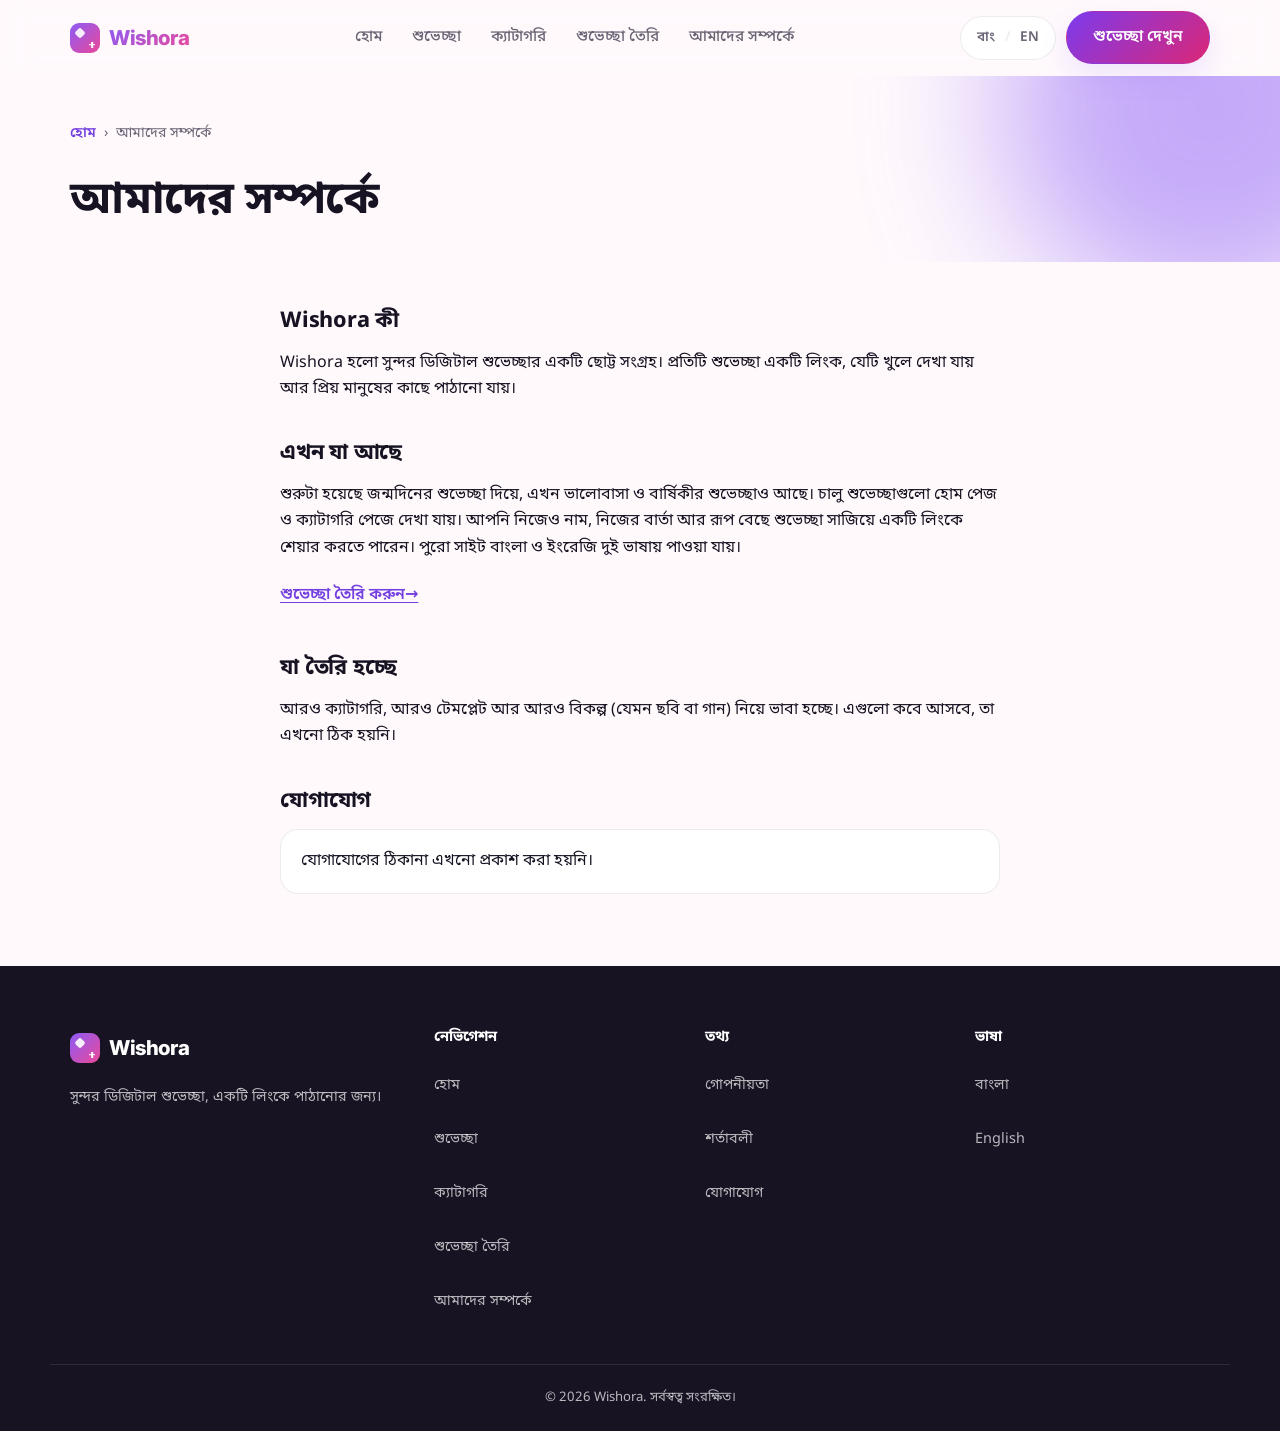
<file: about/index.html>
<!DOCTYPE html>
<html lang="bn">
<head>
<meta charset="UTF-8">
<meta name="viewport" content="width=device-width, initial-scale=1.0">
<title>আমাদের সম্পর্কে | About us — Wishora</title>
<meta name="description" content="What Wishora is, what you can do here today, and what is still being built. · Wishora কী, এখন কী করা যায়, আর কী তৈরি হচ্ছে।">
<meta name="theme-color" content="#8B5CF6">
<link rel="canonical" href="https://SITE_URL_PLACEHOLDER/about/">
<link rel="icon" href="/assets/icons/favicon.svg" type="image/svg+xml">

<meta property="og:title" content="আমাদের সম্পর্কে | About us — Wishora">
<meta property="og:description" content="What Wishora is, what you can do here today, and what is still being built. · Wishora কী, এখন কী করা যায়, আর কী তৈরি হচ্ছে।">
<meta property="og:type" content="website">
<meta property="og:url" content="https://SITE_URL_PLACEHOLDER/about/">
<meta property="og:site_name" content="Wishora">
<meta property="og:image" content="https://SITE_URL_PLACEHOLDER/assets/images/og-default.png">
<meta property="og:image:width" content="1200">
<meta property="og:image:height" content="630">
<meta property="og:image:alt" content="Wishora — beautiful digital wishes">

<meta name="twitter:card" content="summary_large_image">
<meta name="twitter:title" content="আমাদের সম্পর্কে | About us — Wishora">
<meta name="twitter:description" content="What Wishora is, what you can do here today, and what is still being built. · Wishora কী, এখন কী করা যায়, আর কী তৈরি হচ্ছে।">
<meta name="twitter:image" content="https://SITE_URL_PLACEHOLDER/assets/images/og-default.png">

<!-- Sets the .js class and the saved language before first paint (no flash). -->
<script>document.documentElement.classList.add("js");try{var l=localStorage.getItem("wishora_lang");if(l==="bn"||l==="en")document.documentElement.lang=l}catch(e){}</script>

<link rel="preconnect" href="https://fonts.googleapis.com">
<link rel="preconnect" href="https://fonts.gstatic.com" crossorigin>
<link rel="stylesheet" href="https://fonts.googleapis.com/css2?family=Inter:wght@400;500;600;700;800&family=Noto+Sans+Bengali:wght@400;500;600;700&display=swap" media="print" onload="this.media='all'">
<noscript><link rel="stylesheet" href="https://fonts.googleapis.com/css2?family=Inter:wght@400;500;600;700;800&family=Noto+Sans+Bengali:wght@400;500;600;700&display=swap"></noscript>
<link rel="stylesheet" href="/css/style.css">
<script type="application/ld+json">{"@context":"https://schema.org","@graph":[{"@type":"WebSite","@id":"https://SITE_URL_PLACEHOLDER/#website","url":"https://SITE_URL_PLACEHOLDER/","name":"Wishora","inLanguage":["bn","en"]},{"@type":"WebPage","@id":"https://SITE_URL_PLACEHOLDER/about/#webpage","url":"https://SITE_URL_PLACEHOLDER/about/","name":"About us","description":"What Wishora is, what you can do here today, and what is still being built.","isPartOf":{"@id":"https://SITE_URL_PLACEHOLDER/#website"},"inLanguage":["bn","en"],"breadcrumb":{"@id":"https://SITE_URL_PLACEHOLDER/about/#breadcrumb"}},{"@type":"BreadcrumbList","itemListElement":[{"@type":"ListItem","position":1,"name":"Home","item":"https://SITE_URL_PLACEHOLDER/"},{"@type":"ListItem","position":2,"name":"About us","item":"https://SITE_URL_PLACEHOLDER/about/"}],"@id":"https://SITE_URL_PLACEHOLDER/about/#breadcrumb"}]}</script>
</head>
<!-- GENERATED by `node scripts/build.mjs` from data/*.js — do not edit by hand. -->
<body class="page-content">
<a href="#main-content" class="skip-link"><span data-l="bn" lang="bn">মূল বিষয়বস্তুতে যান</span><span data-l="en" lang="en">Skip to main content</span></a>
<header class="site-header" id="siteHeader">
  <div class="header-inner container">
    <a href="/" class="brand" aria-label="Wishora হোম" data-aria-bn="Wishora হোম" data-aria-en="Wishora home">
      <span class="brand-mark" aria-hidden="true"><span class="brand-spark"></span></span>
      <span class="brand-name">Wishora</span>
    </a>
    <nav class="main-nav" id="mainNav" aria-label="প্রধান মেনু" data-aria-bn="প্রধান মেনু" data-aria-en="Main menu">
      <ul>
        <li><a href="/" class="nav-link"><span data-l="bn" lang="bn">হোম</span><span data-l="en" lang="en">Home</span></a></li>
        <li><a href="/#explore" class="nav-link"><span data-l="bn" lang="bn">শুভেচ্ছা</span><span data-l="en" lang="en">Wishes</span></a></li>
        <li><a href="/#categories" class="nav-link"><span data-l="bn" lang="bn">ক্যাটাগরি</span><span data-l="en" lang="en">Categories</span></a></li>
        <li><a href="/create/" class="nav-link"><span data-l="bn" lang="bn">শুভেচ্ছা তৈরি</span><span data-l="en" lang="en">Create</span></a></li>
        <li><a href="/about/" class="nav-link" aria-current="page"><span data-l="bn" lang="bn">আমাদের সম্পর্কে</span><span data-l="en" lang="en">About</span></a></li>
      </ul>
    </nav>
    <div class="header-actions">
      <button type="button" class="lang-toggle" id="langToggle" aria-label="ভাষা পরিবর্তন করুন" data-aria-bn="ভাষা পরিবর্তন করুন" data-aria-en="Change language" aria-pressed="false">
        <span class="lang-option" data-lang="bn" lang="bn">বাং</span>
        <span class="lang-divider" aria-hidden="true">/</span>
        <span class="lang-option" data-lang="en" lang="en">EN</span>
      </button>
      <a href="/#explore" class="btn btn-primary btn-header"><span data-l="bn" lang="bn">শুভেচ্ছা দেখুন</span><span data-l="en" lang="en">Explore Wishes</span></a>
      <button type="button" class="menu-toggle" id="menuToggle" aria-label="মেনু খুলুন" data-aria-bn="মেনু খুলুন" data-aria-en="Open menu" data-aria-close-bn="মেনু বন্ধ করুন" data-aria-close-en="Close menu" aria-expanded="false" aria-controls="mobileMenu">
        <span class="menu-line"></span><span class="menu-line"></span><span class="menu-line"></span>
      </button>
    </div>
  </div>
  <div class="mobile-menu" id="mobileMenu" aria-hidden="true">
    <nav aria-label="মোবাইল মেনু" data-aria-bn="মোবাইল মেনু" data-aria-en="Mobile menu">
      <ul>
        <li><a href="/" class="mobile-nav-link"><span data-l="bn" lang="bn">হোম</span><span data-l="en" lang="en">Home</span></a></li>
        <li><a href="/#explore" class="mobile-nav-link"><span data-l="bn" lang="bn">শুভেচ্ছা</span><span data-l="en" lang="en">Wishes</span></a></li>
        <li><a href="/#categories" class="mobile-nav-link"><span data-l="bn" lang="bn">ক্যাটাগরি</span><span data-l="en" lang="en">Categories</span></a></li>
        <li><a href="/create/" class="mobile-nav-link"><span data-l="bn" lang="bn">শুভেচ্ছা তৈরি</span><span data-l="en" lang="en">Create</span></a></li>
        <li><a href="/about/" class="mobile-nav-link" aria-current="page"><span data-l="bn" lang="bn">আমাদের সম্পর্কে</span><span data-l="en" lang="en">About</span></a></li>
      </ul>
    </nav>
    <a href="/#explore" class="btn btn-primary mobile-cta"><span data-l="bn" lang="bn">শুভেচ্ছা দেখুন</span><span data-l="en" lang="en">Explore Wishes</span></a>
  </div>
</header>
<main id="main-content">
  <section class="page-hero page-hero-compact">
    <div class="hero-glow hero-glow-a" aria-hidden="true"></div>
    <div class="container">
      <nav class="breadcrumb" aria-label="পথ" data-aria-bn="পথ" data-aria-en="Breadcrumb"><ol><li><a href="/"><span data-l="bn" lang="bn">হোম</span><span data-l="en" lang="en">Home</span></a></li><li aria-current="page"><span data-l="bn" lang="bn">আমাদের সম্পর্কে</span><span data-l="en" lang="en">About us</span></li></ol></nav>
      <h1 class="page-title"><span data-l="bn" lang="bn">আমাদের সম্পর্কে</span><span data-l="en" lang="en">About us</span></h1>
    </div>
  </section>
  <section class="prose-section">
    <div class="container prose">
      
      <h2><span data-l="bn" lang="bn">Wishora কী</span><span data-l="en" lang="en">What Wishora is</span></h2>
      <p><span data-l="bn" lang="bn">Wishora হলো সুন্দর ডিজিটাল শুভেচ্ছার একটি ছোট্ট সংগ্রহ। প্রতিটি শুভেচ্ছা একটি লিংক, যেটি খুলে দেখা যায় আর প্রিয় মানুষের কাছে পাঠানো যায়।</span><span data-l="en" lang="en">Wishora is a small collection of beautiful digital wishes. Each wish is a link you can open and send to someone you care about.</span></p>
      <h2><span data-l="bn" lang="bn">এখন যা আছে</span><span data-l="en" lang="en">What is here today</span></h2>
      <p><span data-l="bn" lang="bn">শুরুটা হয়েছে জন্মদিনের শুভেচ্ছা দিয়ে, এখন ভালোবাসা ও বার্ষিকীর শুভেচ্ছাও আছে। চালু শুভেচ্ছাগুলো হোম পেজ ও ক্যাটাগরি পেজে দেখা যায়। আপনি নিজেও নাম, নিজের বার্তা আর রূপ বেছে শুভেচ্ছা সাজিয়ে একটি লিংকে শেয়ার করতে পারেন। পুরো সাইট বাংলা ও ইংরেজি দুই ভাষায় পাওয়া যায়।</span><span data-l="en" lang="en">We started with a birthday wish, and now there are love and anniversary wishes too. The wishes that are live appear on the home page and on category pages. You can also personalise a wish yourself, with a name, your own message and a look, and share it as one link. The whole site is available in Bengali and English.</span></p>
      <p><a class="text-link" href="/create/"><span data-l="bn" lang="bn">শুভেচ্ছা তৈরি করুন</span><span data-l="en" lang="en">Create a wish</span> →</a></p>
      <h2><span data-l="bn" lang="bn">যা তৈরি হচ্ছে</span><span data-l="en" lang="en">What is being built</span></h2>
      <p><span data-l="bn" lang="bn">আরও ক্যাটাগরি, আরও টেমপ্লেট আর আরও বিকল্প (যেমন ছবি বা গান) নিয়ে ভাবা হচ্ছে। এগুলো কবে আসবে, তা এখনো ঠিক হয়নি।</span><span data-l="en" lang="en">We are thinking about more categories, more templates and more options (such as photos or music). We haven&#39;t set dates for these yet.</span></p>
      <h2 id="contact"><span data-l="bn" lang="bn">যোগাযোগ</span><span data-l="en" lang="en">Contact</span></h2>
      <div class="contact-box" id="contactBox">
        <p data-contact-empty><span data-l="bn" lang="bn">যোগাযোগের ঠিকানা এখনো প্রকাশ করা হয়নি।</span><span data-l="en" lang="en">A contact address hasn&#39;t been published yet.</span></p>
        <p data-contact-filled hidden><span data-l="bn" lang="bn">ইমেইলে লিখুন:</span><span data-l="en" lang="en">Write to us by email:</span> <a class="text-link" id="contactLink"></a></p>
      </div>
    </div>
  </section>
  <div class="ad-slot" data-ad-slot="AD_SLOT_BOTTOM" hidden aria-hidden="true"></div>
</main>
<footer class="site-footer">
  <div class="container footer-grid">
    <div class="footer-brand">
      <a href="/" class="brand" aria-label="Wishora হোম" data-aria-bn="Wishora হোম" data-aria-en="Wishora home">
        <span class="brand-mark" aria-hidden="true"><span class="brand-spark"></span></span>
        <span class="brand-name">Wishora</span>
      </a>
      <p class="footer-desc"><span data-l="bn" lang="bn">সুন্দর ডিজিটাল শুভেচ্ছা, একটি লিংকে পাঠানোর জন্য।</span><span data-l="en" lang="en">Beautiful digital wishes, ready to send with one link.</span></p>
    </div>
    <nav class="footer-col" aria-label="নেভিগেশন" data-aria-bn="নেভিগেশন" data-aria-en="Navigate">
      <p class="footer-col-title"><span data-l="bn" lang="bn">নেভিগেশন</span><span data-l="en" lang="en">Navigate</span></p>
      <ul>
        <li><a href="/"><span data-l="bn" lang="bn">হোম</span><span data-l="en" lang="en">Home</span></a></li>
        <li><a href="/#explore"><span data-l="bn" lang="bn">শুভেচ্ছা</span><span data-l="en" lang="en">Wishes</span></a></li>
        <li><a href="/#categories"><span data-l="bn" lang="bn">ক্যাটাগরি</span><span data-l="en" lang="en">Categories</span></a></li>
        <li><a href="/create/"><span data-l="bn" lang="bn">শুভেচ্ছা তৈরি</span><span data-l="en" lang="en">Create</span></a></li>
        <li><a href="/about/"><span data-l="bn" lang="bn">আমাদের সম্পর্কে</span><span data-l="en" lang="en">About</span></a></li>
      </ul>
    </nav>
    <nav class="footer-col" aria-label="তথ্য" data-aria-bn="তথ্য" data-aria-en="Information">
      <p class="footer-col-title"><span data-l="bn" lang="bn">তথ্য</span><span data-l="en" lang="en">Information</span></p>
      <ul>
        <li><a href="/privacy/"><span data-l="bn" lang="bn">গোপনীয়তা</span><span data-l="en" lang="en">Privacy</span></a></li>
        <li><a href="/terms/"><span data-l="bn" lang="bn">শর্তাবলী</span><span data-l="en" lang="en">Terms</span></a></li>
        <li><a href="/about/#contact"><span data-l="bn" lang="bn">যোগাযোগ</span><span data-l="en" lang="en">Contact</span></a></li>
      </ul>
    </nav>
    <div class="footer-col">
      <p class="footer-col-title"><span data-l="bn" lang="bn">ভাষা</span><span data-l="en" lang="en">Language</span></p>
      <ul>
        <li><button type="button" class="footer-lang-btn js-only" data-lang="bn" lang="bn">বাংলা</button></li>
        <li><button type="button" class="footer-lang-btn js-only" data-lang="en" lang="en">English</button></li>
      </ul>
    </div>
    <!-- Filled by js/app.js from config/site.js → social. Hidden until set. -->
    <div class="footer-col" id="footerSocialCol" hidden>
      <p class="footer-col-title"><span data-l="bn" lang="bn">সামাজিক মাধ্যম</span><span data-l="en" lang="en">Social</span></p>
      <ul class="footer-social" id="footerSocialList"></ul>
    </div>
  </div>
  <div class="container footer-bottom">
    <p>&copy; 2026 Wishora. <span data-l="bn" lang="bn">সর্বস্বত্ব সংরক্ষিত।</span><span data-l="en" lang="en">All rights reserved.</span></p>
  </div>
</footer>
<script src="/config/site.js" defer></script>

<script src="/js/app.js" defer></script>
</body>
</html>
</file>
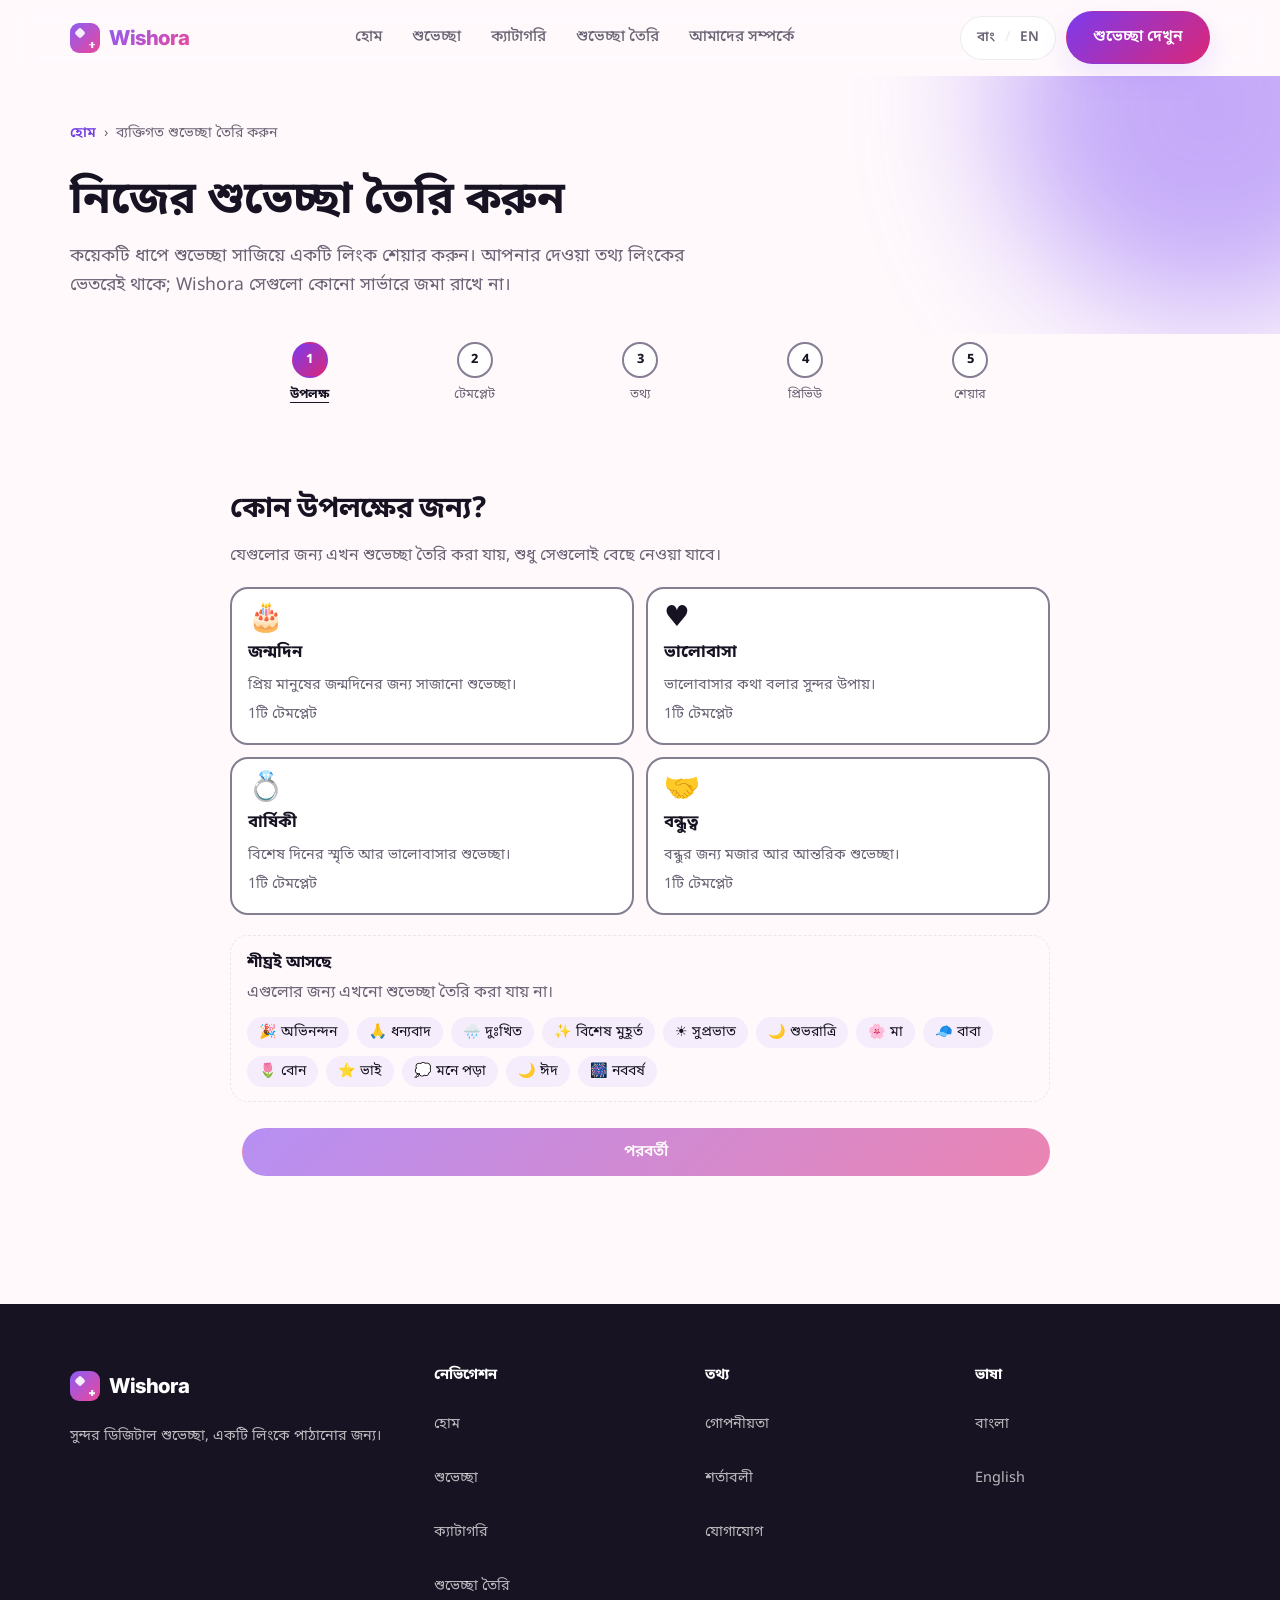
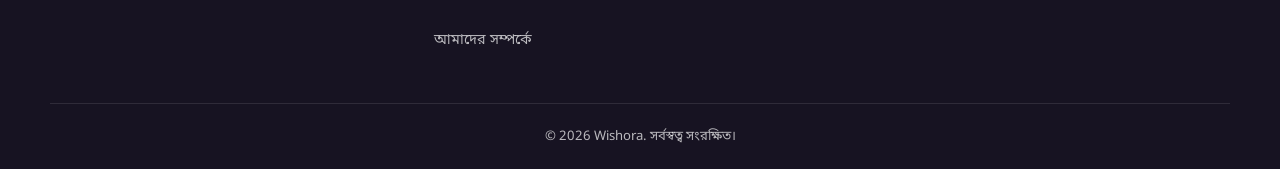
<file: create/index.html>
<!DOCTYPE html>
<html lang="bn">
<head>
<meta charset="UTF-8">
<meta name="viewport" content="width=device-width, initial-scale=1.0">
<title>ব্যক্তিগত শুভেচ্ছা তৈরি করুন | Create a Personalized Wish — Wishora</title>
<meta name="description" content="Create a personalised birthday, love or anniversary wish in your browser: add a name, an optional message and a theme, preview it, then share one link. Nothing is saved on a server. · ব্রাউজারেই নিজের শুভেচ্ছা সাজান (জন্মদিন, ভালোবাসা বা বার্ষিকী): নাম, চাইলে নিজের বার্তা আর রূপ বেছে প্রিভিউ দেখুন, তারপর একটি লিংক শেয়ার করুন। কিছুই সার্ভারে জমা হয় না।">
<meta name="theme-color" content="#8B5CF6">
<link rel="canonical" href="https://SITE_URL_PLACEHOLDER/create/">
<link rel="icon" href="/assets/icons/favicon.svg" type="image/svg+xml">

<meta property="og:title" content="ব্যক্তিগত শুভেচ্ছা তৈরি করুন | Create a Personalized Wish — Wishora">
<meta property="og:description" content="Create a personalised birthday, love or anniversary wish in your browser: add a name, an optional message and a theme, preview it, then share one link. Nothing is saved on a server. · ব্রাউজারেই নিজের শুভেচ্ছা সাজান (জন্মদিন, ভালোবাসা বা বার্ষিকী): নাম, চাইলে নিজের বার্তা আর রূপ বেছে প্রিভিউ দেখুন, তারপর একটি লিংক শেয়ার করুন। কিছুই সার্ভারে জমা হয় না।">
<meta property="og:type" content="website">
<meta property="og:url" content="https://SITE_URL_PLACEHOLDER/create/">
<meta property="og:site_name" content="Wishora">
<meta property="og:image" content="https://SITE_URL_PLACEHOLDER/assets/images/og-default.png">
<meta property="og:image:width" content="1200">
<meta property="og:image:height" content="630">
<meta property="og:image:alt" content="Wishora — beautiful digital wishes">

<meta name="twitter:card" content="summary_large_image">
<meta name="twitter:title" content="ব্যক্তিগত শুভেচ্ছা তৈরি করুন | Create a Personalized Wish — Wishora">
<meta name="twitter:description" content="Create a personalised birthday, love or anniversary wish in your browser: add a name, an optional message and a theme, preview it, then share one link. Nothing is saved on a server. · ব্রাউজারেই নিজের শুভেচ্ছা সাজান (জন্মদিন, ভালোবাসা বা বার্ষিকী): নাম, চাইলে নিজের বার্তা আর রূপ বেছে প্রিভিউ দেখুন, তারপর একটি লিংক শেয়ার করুন। কিছুই সার্ভারে জমা হয় না।">
<meta name="twitter:image" content="https://SITE_URL_PLACEHOLDER/assets/images/og-default.png">

<!-- Sets the .js class and the saved language before first paint (no flash). -->
<script>document.documentElement.classList.add("js");try{var l=localStorage.getItem("wishora_lang");if(l==="bn"||l==="en")document.documentElement.lang=l}catch(e){}</script>

<link rel="preconnect" href="https://fonts.googleapis.com">
<link rel="preconnect" href="https://fonts.gstatic.com" crossorigin>
<link rel="stylesheet" href="https://fonts.googleapis.com/css2?family=Inter:wght@400;500;600;700;800&family=Noto+Sans+Bengali:wght@400;500;600;700&display=swap" media="print" onload="this.media='all'">
<noscript><link rel="stylesheet" href="https://fonts.googleapis.com/css2?family=Inter:wght@400;500;600;700;800&family=Noto+Sans+Bengali:wght@400;500;600;700&display=swap"></noscript>
<link rel="stylesheet" href="/css/style.css">
<script type="application/ld+json">{"@context":"https://schema.org","@graph":[{"@type":"WebSite","@id":"https://SITE_URL_PLACEHOLDER/#website","url":"https://SITE_URL_PLACEHOLDER/","name":"Wishora","inLanguage":["bn","en"]},{"@type":"WebPage","@id":"https://SITE_URL_PLACEHOLDER/create/#webpage","url":"https://SITE_URL_PLACEHOLDER/create/","name":"Create a Personalized Wish","description":"Create a personalised birthday, love or anniversary wish in your browser: add a name, an optional message and a theme, preview it, then share one link. Nothing is saved on a server.","isPartOf":{"@id":"https://SITE_URL_PLACEHOLDER/#website"},"inLanguage":["bn","en"],"breadcrumb":{"@id":"https://SITE_URL_PLACEHOLDER/create/#breadcrumb"}},{"@type":"BreadcrumbList","itemListElement":[{"@type":"ListItem","position":1,"name":"Home","item":"https://SITE_URL_PLACEHOLDER/"},{"@type":"ListItem","position":2,"name":"Create a Personalized Wish","item":"https://SITE_URL_PLACEHOLDER/create/"}],"@id":"https://SITE_URL_PLACEHOLDER/create/#breadcrumb"}]}</script>
</head>
<!-- GENERATED by `node scripts/build.mjs` from data/*.js — do not edit by hand. -->
<body class="page-creator">
<a href="#main-content" class="skip-link"><span data-l="bn" lang="bn">মূল বিষয়বস্তুতে যান</span><span data-l="en" lang="en">Skip to main content</span></a>
<header class="site-header" id="siteHeader">
  <div class="header-inner container">
    <a href="/" class="brand" aria-label="Wishora হোম" data-aria-bn="Wishora হোম" data-aria-en="Wishora home">
      <span class="brand-mark" aria-hidden="true"><span class="brand-spark"></span></span>
      <span class="brand-name">Wishora</span>
    </a>
    <nav class="main-nav" id="mainNav" aria-label="প্রধান মেনু" data-aria-bn="প্রধান মেনু" data-aria-en="Main menu">
      <ul>
        <li><a href="/" class="nav-link"><span data-l="bn" lang="bn">হোম</span><span data-l="en" lang="en">Home</span></a></li>
        <li><a href="/#explore" class="nav-link"><span data-l="bn" lang="bn">শুভেচ্ছা</span><span data-l="en" lang="en">Wishes</span></a></li>
        <li><a href="/#categories" class="nav-link"><span data-l="bn" lang="bn">ক্যাটাগরি</span><span data-l="en" lang="en">Categories</span></a></li>
        <li><a href="/create/" class="nav-link" aria-current="page"><span data-l="bn" lang="bn">শুভেচ্ছা তৈরি</span><span data-l="en" lang="en">Create</span></a></li>
        <li><a href="/about/" class="nav-link"><span data-l="bn" lang="bn">আমাদের সম্পর্কে</span><span data-l="en" lang="en">About</span></a></li>
      </ul>
    </nav>
    <div class="header-actions">
      <button type="button" class="lang-toggle" id="langToggle" aria-label="ভাষা পরিবর্তন করুন" data-aria-bn="ভাষা পরিবর্তন করুন" data-aria-en="Change language" aria-pressed="false">
        <span class="lang-option" data-lang="bn" lang="bn">বাং</span>
        <span class="lang-divider" aria-hidden="true">/</span>
        <span class="lang-option" data-lang="en" lang="en">EN</span>
      </button>
      <a href="/#explore" class="btn btn-primary btn-header"><span data-l="bn" lang="bn">শুভেচ্ছা দেখুন</span><span data-l="en" lang="en">Explore Wishes</span></a>
      <button type="button" class="menu-toggle" id="menuToggle" aria-label="মেনু খুলুন" data-aria-bn="মেনু খুলুন" data-aria-en="Open menu" data-aria-close-bn="মেনু বন্ধ করুন" data-aria-close-en="Close menu" aria-expanded="false" aria-controls="mobileMenu">
        <span class="menu-line"></span><span class="menu-line"></span><span class="menu-line"></span>
      </button>
    </div>
  </div>
  <div class="mobile-menu" id="mobileMenu" aria-hidden="true">
    <nav aria-label="মোবাইল মেনু" data-aria-bn="মোবাইল মেনু" data-aria-en="Mobile menu">
      <ul>
        <li><a href="/" class="mobile-nav-link"><span data-l="bn" lang="bn">হোম</span><span data-l="en" lang="en">Home</span></a></li>
        <li><a href="/#explore" class="mobile-nav-link"><span data-l="bn" lang="bn">শুভেচ্ছা</span><span data-l="en" lang="en">Wishes</span></a></li>
        <li><a href="/#categories" class="mobile-nav-link"><span data-l="bn" lang="bn">ক্যাটাগরি</span><span data-l="en" lang="en">Categories</span></a></li>
        <li><a href="/create/" class="mobile-nav-link" aria-current="page"><span data-l="bn" lang="bn">শুভেচ্ছা তৈরি</span><span data-l="en" lang="en">Create</span></a></li>
        <li><a href="/about/" class="mobile-nav-link"><span data-l="bn" lang="bn">আমাদের সম্পর্কে</span><span data-l="en" lang="en">About</span></a></li>
      </ul>
    </nav>
    <a href="/#explore" class="btn btn-primary mobile-cta"><span data-l="bn" lang="bn">শুভেচ্ছা দেখুন</span><span data-l="en" lang="en">Explore Wishes</span></a>
  </div>
</header>
<main id="main-content">
  <section class="page-hero page-hero-compact">
    <div class="hero-glow hero-glow-a" aria-hidden="true"></div>
    <div class="container">
      <nav class="breadcrumb" aria-label="পথ" data-aria-bn="পথ" data-aria-en="Breadcrumb"><ol><li><a href="/"><span data-l="bn" lang="bn">হোম</span><span data-l="en" lang="en">Home</span></a></li><li aria-current="page"><span data-l="bn" lang="bn">ব্যক্তিগত শুভেচ্ছা তৈরি করুন</span><span data-l="en" lang="en">Create a Personalized Wish</span></li></ol></nav>
      <h1 class="page-title"><span data-l="bn" lang="bn">নিজের শুভেচ্ছা তৈরি করুন</span><span data-l="en" lang="en">Create a personalised wish</span></h1>
      <p class="page-lead"><span data-l="bn" lang="bn">কয়েকটি ধাপে শুভেচ্ছা সাজিয়ে একটি লিংক শেয়ার করুন। আপনার দেওয়া তথ্য লিংকের ভেতরেই থাকে; Wishora সেগুলো কোনো সার্ভারে জমা রাখে না।</span><span data-l="en" lang="en">Set up a wish in a few steps, then share one link. Your details travel inside the link; Wishora doesn&#39;t save them on a server.</span></p>
    </div>
  </section>

  <section class="creator-section" aria-label="নিজের শুভেচ্ছা তৈরি করুন" aria-label="নিজের শুভেচ্ছা তৈরি করুন" data-aria-bn="নিজের শুভেচ্ছা তৈরি করুন" data-aria-en="Create a personalised wish">
    <div class="container">
      <noscript>
        <div class="nojs-box">
          <h2><span data-l="bn" lang="bn">এই সুবিধা চালাতে JavaScript লাগবে</span><span data-l="en" lang="en">The Creator needs JavaScript</span></h2>
          <p><span data-l="bn" lang="bn">শুভেচ্ছা তৈরির এই সুবিধা আপনার ব্রাউজারেই চলে, তাই JavaScript চালু থাকতে হবে। চালু করে পাতাটি আবার খুলুন, অথবা এখনই তৈরি একটি শুভেচ্ছা দেখুন।</span><span data-l="en" lang="en">The Creator runs in your browser, so JavaScript has to be on. Turn it on and reload, or open a ready-made wish now.</span></p>
          <p><a class="btn btn-primary" href="/wishes/birthday/birthday-01"><span data-l="bn" lang="bn">শুভেচ্ছাটি খুলুন</span><span data-l="en" lang="en">Open wish</span></a> <a class="text-link" href="/"><span data-l="bn" lang="bn">হোম</span><span data-l="en" lang="en">Home</span></a></p>
        </div>
      </noscript>

      <div class="creator js-only" id="creatorApp" data-creator>
        <ol class="steps" id="steps" aria-label="ধাপসমূহ" data-aria-bn="ধাপসমূহ" data-aria-en="Steps">
          <li class="step" data-step-item="1"><span class="step-num" aria-hidden="true">1</span><span class="step-name"><span data-l="bn" lang="bn">উপলক্ষ</span><span data-l="en" lang="en">Occasion</span></span></li>
          <li class="step" data-step-item="2"><span class="step-num" aria-hidden="true">2</span><span class="step-name"><span data-l="bn" lang="bn">টেমপ্লেট</span><span data-l="en" lang="en">Template</span></span></li>
          <li class="step" data-step-item="3"><span class="step-num" aria-hidden="true">3</span><span class="step-name"><span data-l="bn" lang="bn">তথ্য</span><span data-l="en" lang="en">Details</span></span></li>
          <li class="step" data-step-item="4"><span class="step-num" aria-hidden="true">4</span><span class="step-name"><span data-l="bn" lang="bn">প্রিভিউ</span><span data-l="en" lang="en">Preview</span></span></li>
          <li class="step" data-step-item="5"><span class="step-num" aria-hidden="true">5</span><span class="step-name"><span data-l="bn" lang="bn">শেয়ার</span><span data-l="en" lang="en">Share</span></span></li>
        </ol>
        <p class="step-caption" id="stepCaption" aria-hidden="true"></p>
        <p class="sr-only" id="stepLive" role="status" aria-live="polite"></p>
        <p class="notice" id="creatorNotice" role="status" hidden></p>

        <!-- ===== STEP 1: occasion ===== -->
        <section class="step-panel" id="step-1" data-step="1" aria-labelledby="step-1-title">
          <h2 id="step-1-title" tabindex="-1"><span data-l="bn" lang="bn">কোন উপলক্ষের জন্য?</span><span data-l="en" lang="en">Which occasion?</span></h2>
          <p class="panel-hint"><span data-l="bn" lang="bn">যেগুলোর জন্য এখন শুভেচ্ছা তৈরি করা যায়, শুধু সেগুলোই বেছে নেওয়া যাবে।</span><span data-l="en" lang="en">You can only choose occasions that have a template today.</span></p>
          <fieldset class="fieldset">
            <legend class="sr-only"><span data-l="bn" lang="bn">কোন উপলক্ষের জন্য?</span><span data-l="en" lang="en">Which occasion?</span></legend>
            <ul class="choice-grid">
<li><label class="choice-card">
          <input class="choice-input" type="radio" name="occasion" value="birthday">
          <span class="choice-body">
            <span class="choice-icon" aria-hidden="true">🎂</span>
            <span class="choice-name"><span data-l="bn" lang="bn">জন্মদিন</span><span data-l="en" lang="en">Birthday</span></span>
            <span class="choice-desc"><span data-l="bn" lang="bn">প্রিয় মানুষের জন্মদিনের জন্য সাজানো শুভেচ্ছা।</span><span data-l="en" lang="en">Wishes made for someone&#39;s birthday.</span></span>
            <span class="choice-meta"><span data-l="bn" lang="bn">1টি টেমপ্লেট</span><span data-l="en" lang="en">1 template</span></span>
          </span>
        </label></li>
<li><label class="choice-card">
          <input class="choice-input" type="radio" name="occasion" value="love">
          <span class="choice-body">
            <span class="choice-icon" aria-hidden="true">♥</span>
            <span class="choice-name"><span data-l="bn" lang="bn">ভালোবাসা</span><span data-l="en" lang="en">Love</span></span>
            <span class="choice-desc"><span data-l="bn" lang="bn">ভালোবাসার কথা বলার সুন্দর উপায়।</span><span data-l="en" lang="en">A lovely way to say what you feel.</span></span>
            <span class="choice-meta"><span data-l="bn" lang="bn">1টি টেমপ্লেট</span><span data-l="en" lang="en">1 template</span></span>
          </span>
        </label></li>
<li><label class="choice-card">
          <input class="choice-input" type="radio" name="occasion" value="anniversary">
          <span class="choice-body">
            <span class="choice-icon" aria-hidden="true">💍</span>
            <span class="choice-name"><span data-l="bn" lang="bn">বার্ষিকী</span><span data-l="en" lang="en">Anniversary</span></span>
            <span class="choice-desc"><span data-l="bn" lang="bn">বিশেষ দিনের স্মৃতি আর ভালোবাসার শুভেচ্ছা।</span><span data-l="en" lang="en">For anniversaries and shared memories.</span></span>
            <span class="choice-meta"><span data-l="bn" lang="bn">1টি টেমপ্লেট</span><span data-l="en" lang="en">1 template</span></span>
          </span>
        </label></li>
<li><label class="choice-card">
          <input class="choice-input" type="radio" name="occasion" value="friendship">
          <span class="choice-body">
            <span class="choice-icon" aria-hidden="true">🤝</span>
            <span class="choice-name"><span data-l="bn" lang="bn">বন্ধুত্ব</span><span data-l="en" lang="en">Friendship</span></span>
            <span class="choice-desc"><span data-l="bn" lang="bn">বন্ধুর জন্য মজার আর আন্তরিক শুভেচ্ছা।</span><span data-l="en" lang="en">Warm, friendly wishes for your friends.</span></span>
            <span class="choice-meta"><span data-l="bn" lang="bn">1টি টেমপ্লেট</span><span data-l="en" lang="en">1 template</span></span>
          </span>
        </label></li>
            </ul>
          </fieldset>
          <div class="soon-block">
            <p class="soon-block-title"><span data-l="bn" lang="bn">শীঘ্রই আসছে</span><span data-l="en" lang="en">Coming soon</span></p>
            <p class="panel-hint"><span data-l="bn" lang="bn">এগুলোর জন্য এখনো শুভেচ্ছা তৈরি করা যায় না।</span><span data-l="en" lang="en">You can&#39;t create wishes for these yet.</span></p>
            <ul class="soon-chips"><li><span aria-hidden="true">🎉</span> <span data-l="bn" lang="bn">অভিনন্দন</span><span data-l="en" lang="en">Congratulations</span></li><li><span aria-hidden="true">🙏</span> <span data-l="bn" lang="bn">ধন্যবাদ</span><span data-l="en" lang="en">Thank You</span></li><li><span aria-hidden="true">🌧️</span> <span data-l="bn" lang="bn">দুঃখিত</span><span data-l="en" lang="en">Sorry</span></li><li><span aria-hidden="true">✨</span> <span data-l="bn" lang="bn">বিশেষ মুহূর্ত</span><span data-l="en" lang="en">Special Moments</span></li><li><span aria-hidden="true">☀️</span> <span data-l="bn" lang="bn">সুপ্রভাত</span><span data-l="en" lang="en">Good Morning</span></li><li><span aria-hidden="true">🌙</span> <span data-l="bn" lang="bn">শুভরাত্রি</span><span data-l="en" lang="en">Good Night</span></li><li><span aria-hidden="true">🌸</span> <span data-l="bn" lang="bn">মা</span><span data-l="en" lang="en">Mother</span></li><li><span aria-hidden="true">🧢</span> <span data-l="bn" lang="bn">বাবা</span><span data-l="en" lang="en">Father</span></li><li><span aria-hidden="true">🌷</span> <span data-l="bn" lang="bn">বোন</span><span data-l="en" lang="en">Sister</span></li><li><span aria-hidden="true">⭐</span> <span data-l="bn" lang="bn">ভাই</span><span data-l="en" lang="en">Brother</span></li><li><span aria-hidden="true">💭</span> <span data-l="bn" lang="bn">মনে পড়া</span><span data-l="en" lang="en">Missing You</span></li><li><span aria-hidden="true">🌙</span> <span data-l="bn" lang="bn">ঈদ</span><span data-l="en" lang="en">Eid</span></li><li><span aria-hidden="true">🎆</span> <span data-l="bn" lang="bn">নববর্ষ</span><span data-l="en" lang="en">New Year</span></li></ul>
          </div>
          <div class="step-actions"><span></span><button type="button" class="btn btn-primary" data-action="next" disabled><span data-l="bn" lang="bn">পরবর্তী</span><span data-l="en" lang="en">Next</span></button></div>
        </section>

        <!-- ===== STEP 2: template ===== -->
        <section class="step-panel" id="step-2" data-step="2" aria-labelledby="step-2-title" hidden>
          <h2 id="step-2-title" tabindex="-1"><span data-l="bn" lang="bn">একটি টেমপ্লেট বেছে নিন</span><span data-l="en" lang="en">Choose a template</span></h2>
          <fieldset class="fieldset">
            <legend class="sr-only"><span data-l="bn" lang="bn">একটি টেমপ্লেট বেছে নিন</span><span data-l="en" lang="en">Choose a template</span></legend>
            <ul class="choice-grid">
<li data-template-item="birthday-surprise" data-category="birthday">
        <label class="choice-card">
          <input class="choice-input" type="radio" name="template" value="birthday-surprise">
          <span class="choice-body">
            <span class="choice-thumb" aria-hidden="true" style="background:linear-gradient(135deg,#8B5CF6,#EC4899)"><span>🎂</span></span>
            <span class="choice-name"><span data-l="bn" lang="bn">জন্মদিনের সারপ্রাইজ</span><span data-l="en" lang="en">Birthday Surprise</span></span>
            <span class="choice-desc"><span data-l="bn" lang="bn">উপহারের বাক্স খুলুন, মোমবাতি নিভিয়ে ইচ্ছে করুন, আর মনের কথাগুলো পড়ুন।</span><span data-l="en" lang="en">Open a gift, blow out the candle and read some heartfelt words.</span></span>
            <span class="choice-meta"><span class="meta-label"><span data-l="bn" lang="bn">ভাষা</span><span data-l="en" lang="en">Languages</span>:</span> <span lang="bn">বাংলা</span> · <span lang="en">English</span></span>
            <span class="choice-meta"><span class="meta-label"><span data-l="bn" lang="bn">ধরন</span><span data-l="en" lang="en">Style</span>:</span> <span data-l="bn" lang="bn">নরম রং, ধাপে ধাপে খোলার অভিজ্ঞতা</span><span data-l="en" lang="en">Soft colours, opened step by step</span></span>
          </span>
        </label>
        <p class="choice-extra"><a class="text-link" href="/wishes/birthday/birthday-01" target="_blank" rel="noopener"><span data-l="bn" lang="bn">মূল শুভেচ্ছাটি দেখুন (নতুন ট্যাবে)</span><span data-l="en" lang="en">See the original wish (new tab)</span></a></p>
      </li>
<li data-template-item="love-letter" data-category="love">
        <label class="choice-card">
          <input class="choice-input" type="radio" name="template" value="love-letter">
          <span class="choice-body">
            <span class="choice-thumb" aria-hidden="true" style="background:linear-gradient(135deg,#9F1239,#F9A8D4)"><span>♥</span></span>
            <span class="choice-name"><span data-l="bn" lang="bn">ভালোবাসার চিঠি</span><span data-l="en" lang="en">A Love Letter</span></span>
            <span class="choice-desc"><span data-l="bn" lang="bn">মোমের সিল ভাঙুন, তিনটি তারা জ্বালান আর চিঠির কথাগুলো পড়ুন।</span><span data-l="en" lang="en">Break the wax seal, light three stars and read the letter kept for you.</span></span>
            <span class="choice-meta"><span class="meta-label"><span data-l="bn" lang="bn">ভাষা</span><span data-l="en" lang="en">Languages</span>:</span> <span lang="bn">বাংলা</span> · <span lang="en">English</span></span>
            <span class="choice-meta"><span class="meta-label"><span data-l="bn" lang="bn">ধরন</span><span data-l="en" lang="en">Style</span>:</span> <span data-l="bn" lang="bn">রাতের আকাশ, নরম আলো, ধীর গতির চিঠি</span><span data-l="en" lang="en">A night sky, soft light and an unhurried letter</span></span>
          </span>
        </label>
        <p class="choice-extra"><a class="text-link" href="/wishes/love/love-01" target="_blank" rel="noopener"><span data-l="bn" lang="bn">মূল শুভেচ্ছাটি দেখুন (নতুন ট্যাবে)</span><span data-l="en" lang="en">See the original wish (new tab)</span></a></p>
      </li>
<li data-template-item="anniversary-memories" data-category="anniversary">
        <label class="choice-card">
          <input class="choice-input" type="radio" name="template" value="anniversary-memories">
          <span class="choice-body">
            <span class="choice-thumb" aria-hidden="true" style="background:linear-gradient(135deg,#92400E,#FDE68A)"><span>💍</span></span>
            <span class="choice-name"><span data-l="bn" lang="bn">স্মৃতির বয়াম</span><span data-l="en" lang="en">The Memory Jar</span></span>
            <span class="choice-desc"><span data-l="bn" lang="bn">স্মৃতির বয়াম থেকে একটি একটি করে কার্ড তুলুন, তারপর বার্ষিকীর শুভেচ্ছা পড়ুন।</span><span data-l="en" lang="en">Draw memory cards from the jar one by one, then read the anniversary wish.</span></span>
            <span class="choice-meta"><span class="meta-label"><span data-l="bn" lang="bn">ভাষা</span><span data-l="en" lang="en">Languages</span>:</span> <span lang="bn">বাংলা</span> · <span lang="en">English</span></span>
            <span class="choice-meta"><span class="meta-label"><span data-l="bn" lang="bn">ধরন</span><span data-l="en" lang="en">Style</span>:</span> <span data-l="bn" lang="bn">সোনালি আলো, স্মৃতির কার্ড, শান্ত উদযাপন</span><span data-l="en" lang="en">Golden light, memory cards and a quiet toast</span></span>
          </span>
        </label>
        <p class="choice-extra"><a class="text-link" href="/wishes/anniversary/anniversary-01" target="_blank" rel="noopener"><span data-l="bn" lang="bn">মূল শুভেচ্ছাটি দেখুন (নতুন ট্যাবে)</span><span data-l="en" lang="en">See the original wish (new tab)</span></a></p>
      </li>
<li data-template-item="friendship-moments" data-category="friendship">
        <label class="choice-card">
          <input class="choice-input" type="radio" name="template" value="friendship-moments">
          <span class="choice-body">
            <span class="choice-thumb" aria-hidden="true" style="background:linear-gradient(135deg,#B45309,#60A5FA)"><span>🤝</span></span>
            <span class="choice-name"><span data-l="bn" lang="bn">বন্ধুত্বের পোস্টকার্ড</span><span data-l="en" lang="en">The Friendship Postcard</span></span>
            <span class="choice-desc"><span data-l="bn" lang="bn">তিনটি বন্ধুত্বের মুহূর্ত খুলে দেখুন, তারপর বন্ধুর জন্য রাখা বার্তাটি পড়ুন।</span><span data-l="en" lang="en">Reveal three little friendship moments, then read a note made for your friend.</span></span>
            <span class="choice-meta"><span class="meta-label"><span data-l="bn" lang="bn">ভাষা</span><span data-l="en" lang="en">Languages</span>:</span> <span lang="bn">বাংলা</span> · <span lang="en">English</span></span>
            <span class="choice-meta"><span class="meta-label"><span data-l="bn" lang="bn">ধরন</span><span data-l="en" lang="en">Style</span>:</span> <span data-l="bn" lang="bn">রোদেলা রং, পোস্টকার্ড আর বন্ধুত্বের ছোট্ট মুহূর্ত</span><span data-l="en" lang="en">Sunny colours, a postcard and small moments of friendship</span></span>
          </span>
        </label>
        <p class="choice-extra"><a class="text-link" href="/wishes/friendship/friendship-01" target="_blank" rel="noopener"><span data-l="bn" lang="bn">মূল শুভেচ্ছাটি দেখুন (নতুন ট্যাবে)</span><span data-l="en" lang="en">See the original wish (new tab)</span></a></p>
      </li>
            </ul>
          </fieldset>
          <div class="step-actions"><button type="button" class="btn btn-ghost" data-action="back"><span data-l="bn" lang="bn">পিছনে</span><span data-l="en" lang="en">Back</span></button><button type="button" class="btn btn-primary" data-action="next" disabled><span data-l="bn" lang="bn">এই টেমপ্লেট ব্যবহার করুন</span><span data-l="en" lang="en">Use this template</span></button></div>
        </section>

        <!-- ===== STEP 3: details ===== -->
        <section class="step-panel" id="step-3" data-step="3" aria-labelledby="step-3-title" hidden>
          <h2 id="step-3-title" tabindex="-1"><span data-l="bn" lang="bn">শুভেচ্ছাটি সাজান</span><span data-l="en" lang="en">Personalise your wish</span></h2>
          <p class="notice notice-error" id="formSummary" role="alert" hidden></p>
          <form id="detailsForm" novalidate>
      <div class="template-fields" data-template-fields="birthday-surprise" hidden>
        <div class="field" data-field="name" data-type="line" data-required="true" data-max="40">
          <label for="f-birthday-surprise-name"><span data-l="bn" lang="bn">যাকে পাঠাচ্ছেন (প্রাপকের নাম)</span><span data-l="en" lang="en">Recipient&#39;s name</span> <span class="req-badge is-required"><span data-l="bn" lang="bn">আবশ্যক</span><span data-l="en" lang="en">Required</span></span></label>
          <p class="field-hint" id="f-birthday-surprise-name-hint"><span data-l="bn" lang="bn">শুভেচ্ছায় এই নামটি দেখানো হবে।</span><span data-l="en" lang="en">This name appears in the wish.</span> <span class="counter" data-counter></span></p>
          <input class="input" id="f-birthday-surprise-name" name="name" type="text" autocomplete="off" autocapitalize="words" spellcheck="false" maxlength="120" aria-required="true" aria-describedby="f-birthday-surprise-name-hint f-birthday-surprise-name-error" data-ph-bn="যেমন: রিয়া" data-ph-en="e.g. Riya" placeholder="যেমন: রিয়া">
          <p class="field-error" id="f-birthday-surprise-name-error" hidden></p>
        </div>
        <div class="field" data-field="from" data-type="line" data-required="false" data-max="40">
          <label for="f-birthday-surprise-from"><span data-l="bn" lang="bn">আপনার নাম</span><span data-l="en" lang="en">Your name</span> <span class="req-badge "><span data-l="bn" lang="bn">ঐচ্ছিক</span><span data-l="en" lang="en">Optional</span></span></label>
          <p class="field-hint" id="f-birthday-surprise-from-hint"><span data-l="bn" lang="bn">না দিলে শুভেচ্ছায় কোনো প্রেরকের নাম থাকবে না।</span><span data-l="en" lang="en">If left empty, no sender name is shown.</span> <span class="counter" data-counter></span></p>
          <input class="input" id="f-birthday-surprise-from" name="from" type="text" autocomplete="off" autocapitalize="words" spellcheck="false" maxlength="120" aria-describedby="f-birthday-surprise-from-hint f-birthday-surprise-from-error" data-ph-bn="যেমন: কাওসার" data-ph-en="e.g. Kawsar" placeholder="যেমন: কাওসার">
          <p class="field-error" id="f-birthday-surprise-from-error" hidden></p>
        </div>
        <fieldset class="field fieldset" data-field="message" data-type="text" data-has-default="true" data-max="240">
          <legend><span data-l="bn" lang="bn">বার্তা</span><span data-l="en" lang="en">Message</span> <span class="req-badge"><span data-l="bn" lang="bn">ঐচ্ছিক</span><span data-l="en" lang="en">Optional</span></span></legend>
          <div class="radio-row">
            <label class="radio"><input type="radio" name="birthday-surprise-msgmode" value="default" checked><span><span data-l="bn" lang="bn">টেমপ্লেটের বার্তাটি ব্যবহার করুন</span><span data-l="en" lang="en">Use the template&#39;s message</span></span></label>
            <label class="radio"><input type="radio" name="birthday-surprise-msgmode" value="custom"><span><span data-l="bn" lang="bn">নিজে লিখব</span><span data-l="en" lang="en">Write my own</span></span></label>
          </div>
          <div class="msg-default" data-msg-default>
            <p class="field-hint"><span data-l="bn" lang="bn">বার্তাটি এমন হবে:</span><span data-l="en" lang="en">The message will read:</span></p>
            <blockquote class="msg-quote" data-wl="bn" lang="bn">আজকের দিনটা শুধু ক্যালেন্ডারের একটা তারিখ নয়। আজ এমন একজন মানুষের দিন, যার উপস্থিতি অনেক মুহূর্তকে আরও সুন্দর, আরও সহজ আর আরও উষ্ণ করে তোলে।</blockquote>
            <blockquote class="msg-quote" data-wl="en" lang="en">Today isn&#39;t just another date on the calendar. It&#39;s a day to celebrate someone whose presence makes ordinary moments feel a little warmer, a little easier, and a little more special.</blockquote>
          </div>
          <div class="msg-custom" data-msg-custom hidden>
            <label for="f-birthday-surprise-message"><span data-l="bn" lang="bn">নিজের বার্তা</span><span data-l="en" lang="en">Your own message</span></label>
            <p class="field-hint" id="f-birthday-surprise-message-hint"><span data-l="bn" lang="bn">আপনি যা লিখবেন, ঠিক তা-ই দেখানো হবে। অনুবাদ করা হয় না।</span><span data-l="en" lang="en">Shown exactly as you write it. It is never translated.</span> <span class="counter" data-counter></span></p>
            <textarea class="input textarea" id="f-birthday-surprise-message" name="message" rows="5" maxlength="720" aria-describedby="f-birthday-surprise-message-hint f-birthday-surprise-message-error" data-ph-bn="মনের কথাগুলো এখানে লিখুন…" data-ph-en="Write what you&#39;d like to say…" placeholder="মনের কথাগুলো এখানে লিখুন…"></textarea>
            <p class="field-error" id="f-birthday-surprise-message-error" hidden></p>
          </div>
        </fieldset>
        <fieldset class="field fieldset" data-field="theme" data-type="enum">
          <legend><span data-l="bn" lang="bn">রূপ (থিম)</span><span data-l="en" lang="en">Look (theme)</span> <span class="req-badge"><span data-l="bn" lang="bn">ঐচ্ছিক</span><span data-l="en" lang="en">Optional</span></span></legend>
          <p class="field-hint"><span data-l="bn" lang="bn">শুধু রং আর লেখার ধরন বদলায়।</span><span data-l="en" lang="en">Only colours and type style change.</span></p>
          <ul class="choice-grid choice-grid-sm">
            <li><label class="choice-card">
              <input class="choice-input" type="radio" name="birthday-surprise-theme" value="classic" checked>
              <span class="choice-body">
                <span class="swatch" aria-hidden="true" style="background:linear-gradient(135deg,#8B5CF6,#EC4899)"></span>
                <span class="choice-name"><span data-l="bn" lang="bn">ক্লাসিক</span><span data-l="en" lang="en">Classic</span></span>
                <span class="choice-desc"><span data-l="bn" lang="bn">বেগুনি আর গোলাপি, মূল রূপ।</span><span data-l="en" lang="en">Violet and pink, the original look.</span></span>
              </span></label></li>
            <li><label class="choice-card">
              <input class="choice-input" type="radio" name="birthday-surprise-theme" value="elegant">
              <span class="choice-body">
                <span class="swatch" aria-hidden="true" style="background:linear-gradient(135deg,#6B2D5C,#B8862F)"></span>
                <span class="choice-name"><span data-l="bn" lang="bn">মার্জিত</span><span data-l="en" lang="en">Elegant</span></span>
                <span class="choice-desc"><span data-l="bn" lang="bn">গাঢ় বেগুনি আর সোনালি, সেরিফ লেখা।</span><span data-l="en" lang="en">Deep plum and gold with serif headings.</span></span>
              </span></label></li>
            <li><label class="choice-card">
              <input class="choice-input" type="radio" name="birthday-surprise-theme" value="celebration">
              <span class="choice-body">
                <span class="swatch" aria-hidden="true" style="background:linear-gradient(135deg,#C2410C,#0F766E)"></span>
                <span class="choice-name"><span data-l="bn" lang="bn">উৎসব</span><span data-l="en" lang="en">Celebration</span></span>
                <span class="choice-desc"><span data-l="bn" lang="bn">উজ্জ্বল কমলা আর সবুজাভ নীল।</span><span data-l="en" lang="en">Bright orange and teal.</span></span>
              </span></label></li>
          </ul>
        </fieldset>
        <fieldset class="field fieldset" data-field="lang" data-type="enum">
          <legend><span data-l="bn" lang="bn">শুভেচ্ছার ভাষা</span><span data-l="en" lang="en">Wish language</span> <span class="req-badge"><span data-l="bn" lang="bn">ঐচ্ছিক</span><span data-l="en" lang="en">Optional</span></span></legend>
          <p class="field-hint" id="f-birthday-surprise-lang-hint"><span data-l="bn" lang="bn">প্রাপক যে ভাষায় শুভেচ্ছাটি দেখবেন।</span><span data-l="en" lang="en">The language the recipient will see the wish in.</span></p>
          <div class="radio-row" aria-describedby="f-birthday-surprise-lang-hint">
            <label class="radio"><input type="radio" name="birthday-surprise-lang" value="bn"><span lang="bn">বাংলা</span></label>
            <label class="radio"><input type="radio" name="birthday-surprise-lang" value="en"><span lang="en">English</span></label>
          </div>
        </fieldset>
      </div>
      <div class="template-fields" data-template-fields="love-letter" hidden>
        <div class="field" data-field="name" data-type="line" data-required="true" data-max="40">
          <label for="f-love-letter-name"><span data-l="bn" lang="bn">যাকে পাঠাচ্ছেন (প্রাপকের নাম)</span><span data-l="en" lang="en">Recipient&#39;s name</span> <span class="req-badge is-required"><span data-l="bn" lang="bn">আবশ্যক</span><span data-l="en" lang="en">Required</span></span></label>
          <p class="field-hint" id="f-love-letter-name-hint"><span data-l="bn" lang="bn">শুভেচ্ছায় এই নামটি দেখানো হবে।</span><span data-l="en" lang="en">This name appears in the wish.</span> <span class="counter" data-counter></span></p>
          <input class="input" id="f-love-letter-name" name="name" type="text" autocomplete="off" autocapitalize="words" spellcheck="false" maxlength="120" aria-required="true" aria-describedby="f-love-letter-name-hint f-love-letter-name-error" data-ph-bn="যেমন: রিয়া" data-ph-en="e.g. Riya" placeholder="যেমন: রিয়া">
          <p class="field-error" id="f-love-letter-name-error" hidden></p>
        </div>
        <div class="field" data-field="from" data-type="line" data-required="false" data-max="40">
          <label for="f-love-letter-from"><span data-l="bn" lang="bn">আপনার নাম</span><span data-l="en" lang="en">Your name</span> <span class="req-badge "><span data-l="bn" lang="bn">ঐচ্ছিক</span><span data-l="en" lang="en">Optional</span></span></label>
          <p class="field-hint" id="f-love-letter-from-hint"><span data-l="bn" lang="bn">না দিলে শুভেচ্ছায় কোনো প্রেরকের নাম থাকবে না।</span><span data-l="en" lang="en">If left empty, no sender name is shown.</span> <span class="counter" data-counter></span></p>
          <input class="input" id="f-love-letter-from" name="from" type="text" autocomplete="off" autocapitalize="words" spellcheck="false" maxlength="120" aria-describedby="f-love-letter-from-hint f-love-letter-from-error" data-ph-bn="যেমন: কাওসার" data-ph-en="e.g. Kawsar" placeholder="যেমন: কাওসার">
          <p class="field-error" id="f-love-letter-from-error" hidden></p>
        </div>
        <fieldset class="field fieldset" data-field="message" data-type="text" data-has-default="true" data-max="240">
          <legend><span data-l="bn" lang="bn">বার্তা</span><span data-l="en" lang="en">Message</span> <span class="req-badge"><span data-l="bn" lang="bn">ঐচ্ছিক</span><span data-l="en" lang="en">Optional</span></span></legend>
          <div class="radio-row">
            <label class="radio"><input type="radio" name="love-letter-msgmode" value="default" checked><span><span data-l="bn" lang="bn">টেমপ্লেটের বার্তাটি ব্যবহার করুন</span><span data-l="en" lang="en">Use the template&#39;s message</span></span></label>
            <label class="radio"><input type="radio" name="love-letter-msgmode" value="custom"><span><span data-l="bn" lang="bn">নিজে লিখব</span><span data-l="en" lang="en">Write my own</span></span></label>
          </div>
          <div class="msg-default" data-msg-default>
            <p class="field-hint"><span data-l="bn" lang="bn">বার্তাটি এমন হবে:</span><span data-l="en" lang="en">The message will read:</span></p>
            <blockquote class="msg-quote" data-wl="bn" lang="bn">কিছু অনুভূতি চুপচাপ থাকে, আবার কিছু লুকিয়ে রাখা যায় না। আজ শুধু জানাতে চাইলাম, তুমি আমার কাছে অনেক গুরুত্বপূর্ণ, আর তোমার কথা ভাবলেই আমার দিনটা একটু নরম হয়ে যায়।</blockquote>
            <blockquote class="msg-quote" data-wl="en" lang="en">Some feelings are quiet, and some are impossible to hide. Today I just wanted you to know that you matter to me, and that thinking of you makes my day a little gentler.</blockquote>
          </div>
          <div class="msg-custom" data-msg-custom hidden>
            <label for="f-love-letter-message"><span data-l="bn" lang="bn">নিজের বার্তা</span><span data-l="en" lang="en">Your own message</span></label>
            <p class="field-hint" id="f-love-letter-message-hint"><span data-l="bn" lang="bn">আপনি যা লিখবেন, ঠিক তা-ই দেখানো হবে। অনুবাদ করা হয় না।</span><span data-l="en" lang="en">Shown exactly as you write it. It is never translated.</span> <span class="counter" data-counter></span></p>
            <textarea class="input textarea" id="f-love-letter-message" name="message" rows="5" maxlength="720" aria-describedby="f-love-letter-message-hint f-love-letter-message-error" data-ph-bn="মনের কথাগুলো এখানে লিখুন…" data-ph-en="Write what you&#39;d like to say…" placeholder="মনের কথাগুলো এখানে লিখুন…"></textarea>
            <p class="field-error" id="f-love-letter-message-error" hidden></p>
          </div>
        </fieldset>
        <fieldset class="field fieldset" data-field="theme" data-type="enum">
          <legend><span data-l="bn" lang="bn">রূপ (থিম)</span><span data-l="en" lang="en">Look (theme)</span> <span class="req-badge"><span data-l="bn" lang="bn">ঐচ্ছিক</span><span data-l="en" lang="en">Optional</span></span></legend>
          <p class="field-hint"><span data-l="bn" lang="bn">শুধু রং আর লেখার ধরন বদলায়।</span><span data-l="en" lang="en">Only colours and type style change.</span></p>
          <ul class="choice-grid choice-grid-sm">
            <li><label class="choice-card">
              <input class="choice-input" type="radio" name="love-letter-theme" value="rose" checked>
              <span class="choice-body">
                <span class="swatch" aria-hidden="true" style="background:linear-gradient(135deg,#9F1239,#F9A8D4)"></span>
                <span class="choice-name"><span data-l="bn" lang="bn">গোলাপ</span><span data-l="en" lang="en">Rose</span></span>
                <span class="choice-desc"><span data-l="bn" lang="bn">গাঢ় গোলাপি আর ক্রিম, উষ্ণ রাত।</span><span data-l="en" lang="en">Deep rose and cream, a warm evening.</span></span>
              </span></label></li>
            <li><label class="choice-card">
              <input class="choice-input" type="radio" name="love-letter-theme" value="midnight">
              <span class="choice-body">
                <span class="swatch" aria-hidden="true" style="background:linear-gradient(135deg,#1E1B4B,#FBBF24)"></span>
                <span class="choice-name"><span data-l="bn" lang="bn">মধ্যরাত</span><span data-l="en" lang="en">Midnight</span></span>
                <span class="choice-desc"><span data-l="bn" lang="bn">গাঢ় নীল আকাশ আর সোনালি তারা।</span><span data-l="en" lang="en">A deep blue sky with golden stars.</span></span>
              </span></label></li>
            <li><label class="choice-card">
              <input class="choice-input" type="radio" name="love-letter-theme" value="blush">
              <span class="choice-body">
                <span class="swatch" aria-hidden="true" style="background:linear-gradient(135deg,#BE185D,#FDE2E4)"></span>
                <span class="choice-name"><span data-l="bn" lang="bn">ব্লাশ</span><span data-l="en" lang="en">Blush</span></span>
                <span class="choice-desc"><span data-l="bn" lang="bn">হালকা গোলাপি, নরম আর উজ্জ্বল।</span><span data-l="en" lang="en">Light blush, soft and bright.</span></span>
              </span></label></li>
          </ul>
        </fieldset>
        <fieldset class="field fieldset" data-field="lang" data-type="enum">
          <legend><span data-l="bn" lang="bn">শুভেচ্ছার ভাষা</span><span data-l="en" lang="en">Wish language</span> <span class="req-badge"><span data-l="bn" lang="bn">ঐচ্ছিক</span><span data-l="en" lang="en">Optional</span></span></legend>
          <p class="field-hint" id="f-love-letter-lang-hint"><span data-l="bn" lang="bn">প্রাপক যে ভাষায় শুভেচ্ছাটি দেখবেন।</span><span data-l="en" lang="en">The language the recipient will see the wish in.</span></p>
          <div class="radio-row" aria-describedby="f-love-letter-lang-hint">
            <label class="radio"><input type="radio" name="love-letter-lang" value="bn"><span lang="bn">বাংলা</span></label>
            <label class="radio"><input type="radio" name="love-letter-lang" value="en"><span lang="en">English</span></label>
          </div>
        </fieldset>
      </div>
      <div class="template-fields" data-template-fields="anniversary-memories" hidden>
        <div class="field" data-field="name" data-type="line" data-required="true" data-max="40">
          <label for="f-anniversary-memories-name"><span data-l="bn" lang="bn">যাকে পাঠাচ্ছেন (প্রাপকের নাম)</span><span data-l="en" lang="en">Recipient&#39;s name</span> <span class="req-badge is-required"><span data-l="bn" lang="bn">আবশ্যক</span><span data-l="en" lang="en">Required</span></span></label>
          <p class="field-hint" id="f-anniversary-memories-name-hint"><span data-l="bn" lang="bn">শুভেচ্ছায় এই নামটি দেখানো হবে।</span><span data-l="en" lang="en">This name appears in the wish.</span> <span class="counter" data-counter></span></p>
          <input class="input" id="f-anniversary-memories-name" name="name" type="text" autocomplete="off" autocapitalize="words" spellcheck="false" maxlength="120" aria-required="true" aria-describedby="f-anniversary-memories-name-hint f-anniversary-memories-name-error" data-ph-bn="যেমন: রিয়া" data-ph-en="e.g. Riya" placeholder="যেমন: রিয়া">
          <p class="field-error" id="f-anniversary-memories-name-error" hidden></p>
        </div>
        <div class="field" data-field="from" data-type="line" data-required="false" data-max="40">
          <label for="f-anniversary-memories-from"><span data-l="bn" lang="bn">আপনার নাম</span><span data-l="en" lang="en">Your name</span> <span class="req-badge "><span data-l="bn" lang="bn">ঐচ্ছিক</span><span data-l="en" lang="en">Optional</span></span></label>
          <p class="field-hint" id="f-anniversary-memories-from-hint"><span data-l="bn" lang="bn">না দিলে শুভেচ্ছায় কোনো প্রেরকের নাম থাকবে না।</span><span data-l="en" lang="en">If left empty, no sender name is shown.</span> <span class="counter" data-counter></span></p>
          <input class="input" id="f-anniversary-memories-from" name="from" type="text" autocomplete="off" autocapitalize="words" spellcheck="false" maxlength="120" aria-describedby="f-anniversary-memories-from-hint f-anniversary-memories-from-error" data-ph-bn="যেমন: কাওসার" data-ph-en="e.g. Kawsar" placeholder="যেমন: কাওসার">
          <p class="field-error" id="f-anniversary-memories-from-error" hidden></p>
        </div>
        <fieldset class="field fieldset" data-field="message" data-type="text" data-has-default="true" data-max="240">
          <legend><span data-l="bn" lang="bn">বার্তা</span><span data-l="en" lang="en">Message</span> <span class="req-badge"><span data-l="bn" lang="bn">ঐচ্ছিক</span><span data-l="en" lang="en">Optional</span></span></legend>
          <div class="radio-row">
            <label class="radio"><input type="radio" name="anniversary-memories-msgmode" value="default" checked><span><span data-l="bn" lang="bn">টেমপ্লেটের বার্তাটি ব্যবহার করুন</span><span data-l="en" lang="en">Use the template&#39;s message</span></span></label>
            <label class="radio"><input type="radio" name="anniversary-memories-msgmode" value="custom"><span><span data-l="bn" lang="bn">নিজে লিখব</span><span data-l="en" lang="en">Write my own</span></span></label>
          </div>
          <div class="msg-default" data-msg-default>
            <p class="field-hint"><span data-l="bn" lang="bn">বার্তাটি এমন হবে:</span><span data-l="en" lang="en">The message will read:</span></p>
            <blockquote class="msg-quote" data-wl="bn" lang="bn">সময় ভাগ করে নেওয়া দিনগুলোকে ধীরে ধীরে গল্পে বদলে দেয়। এতদিনের স্মৃতি, সামনের দিনগুলো আর এই পথচলার সবটুকুর জন্য শুভেচ্ছা।</blockquote>
            <blockquote class="msg-quote" data-wl="en" lang="en">Time has a way of turning shared days into stories. Here&#39;s to the memories you&#39;ve built, the moments still ahead and everything that has made this journey yours.</blockquote>
          </div>
          <div class="msg-custom" data-msg-custom hidden>
            <label for="f-anniversary-memories-message"><span data-l="bn" lang="bn">নিজের বার্তা</span><span data-l="en" lang="en">Your own message</span></label>
            <p class="field-hint" id="f-anniversary-memories-message-hint"><span data-l="bn" lang="bn">আপনি যা লিখবেন, ঠিক তা-ই দেখানো হবে। অনুবাদ করা হয় না।</span><span data-l="en" lang="en">Shown exactly as you write it. It is never translated.</span> <span class="counter" data-counter></span></p>
            <textarea class="input textarea" id="f-anniversary-memories-message" name="message" rows="5" maxlength="720" aria-describedby="f-anniversary-memories-message-hint f-anniversary-memories-message-error" data-ph-bn="মনের কথাগুলো এখানে লিখুন…" data-ph-en="Write what you&#39;d like to say…" placeholder="মনের কথাগুলো এখানে লিখুন…"></textarea>
            <p class="field-error" id="f-anniversary-memories-message-error" hidden></p>
          </div>
        </fieldset>
        <fieldset class="field fieldset" data-field="kind" data-type="enum">
          <legend><span data-l="bn" lang="bn">কীসের বার্ষিকী?</span><span data-l="en" lang="en">What kind of anniversary?</span> <span class="req-badge "><span data-l="bn" lang="bn">ঐচ্ছিক</span><span data-l="en" lang="en">Optional</span></span></legend>
          <p class="field-hint"><span data-l="bn" lang="bn">এটি শুধু বাঁধা কথাগুলোর সুর বদলায়। আপনার নিজের বার্তা যেমন আছে তেমনই থাকে।</span><span data-l="en" lang="en">This only changes the tone of the built-in lines. Your own message stays exactly as written.</span></p>
          <ul class="choice-grid choice-grid-sm">
            <li><label class="choice-card">
              <input class="choice-input" type="radio" name="anniversary-memories-kind" value="together" checked>
              <span class="choice-body">
                <span class="choice-name"><span data-l="bn" lang="bn">একসঙ্গে পথচলা</span><span data-l="en" lang="en">A journey together</span></span>
                <span class="choice-desc"><span data-l="bn" lang="bn">বন্ধুত্ব, কাজ বা যেকোনো সম্পর্ক।</span><span data-l="en" lang="en">Friendship, work or any shared path.</span></span>
              </span></label></li>
            <li><label class="choice-card">
              <input class="choice-input" type="radio" name="anniversary-memories-kind" value="couple">
              <span class="choice-body">
                <span class="choice-name"><span data-l="bn" lang="bn">জীবনসঙ্গী</span><span data-l="en" lang="en">Partners</span></span>
                <span class="choice-desc"><span data-l="bn" lang="bn">বিবাহবার্ষিকী বা সম্পর্কের বার্ষিকী।</span><span data-l="en" lang="en">A wedding or relationship anniversary.</span></span>
              </span></label></li>
            <li><label class="choice-card">
              <input class="choice-input" type="radio" name="anniversary-memories-kind" value="family">
              <span class="choice-body">
                <span class="choice-name"><span data-l="bn" lang="bn">পরিবার</span><span data-l="en" lang="en">Family</span></span>
                <span class="choice-desc"><span data-l="bn" lang="bn">বাবা-মা বা পরিবারের বিশেষ দিন।</span><span data-l="en" lang="en">A special day for parents or family.</span></span>
              </span></label></li>
          </ul>
        </fieldset>
        <fieldset class="field fieldset" data-field="theme" data-type="enum">
          <legend><span data-l="bn" lang="bn">রূপ (থিম)</span><span data-l="en" lang="en">Look (theme)</span> <span class="req-badge"><span data-l="bn" lang="bn">ঐচ্ছিক</span><span data-l="en" lang="en">Optional</span></span></legend>
          <p class="field-hint"><span data-l="bn" lang="bn">শুধু রং আর লেখার ধরন বদলায়।</span><span data-l="en" lang="en">Only colours and type style change.</span></p>
          <ul class="choice-grid choice-grid-sm">
            <li><label class="choice-card">
              <input class="choice-input" type="radio" name="anniversary-memories-theme" value="ivory" checked>
              <span class="choice-body">
                <span class="swatch" aria-hidden="true" style="background:linear-gradient(135deg,#92400E,#FDE68A)"></span>
                <span class="choice-name"><span data-l="bn" lang="bn">আইভরি</span><span data-l="en" lang="en">Ivory</span></span>
                <span class="choice-desc"><span data-l="bn" lang="bn">ক্রিম আর সোনালি, উষ্ণ আর শান্ত।</span><span data-l="en" lang="en">Cream and gold, warm and calm.</span></span>
              </span></label></li>
            <li><label class="choice-card">
              <input class="choice-input" type="radio" name="anniversary-memories-theme" value="emerald">
              <span class="choice-body">
                <span class="swatch" aria-hidden="true" style="background:linear-gradient(135deg,#065F46,#D9A441)"></span>
                <span class="choice-name"><span data-l="bn" lang="bn">পান্না</span><span data-l="en" lang="en">Emerald</span></span>
                <span class="choice-desc"><span data-l="bn" lang="bn">গাঢ় সবুজ আর সোনালি।</span><span data-l="en" lang="en">Deep green and gold.</span></span>
              </span></label></li>
            <li><label class="choice-card">
              <input class="choice-input" type="radio" name="anniversary-memories-theme" value="twilight">
              <span class="choice-body">
                <span class="swatch" aria-hidden="true" style="background:linear-gradient(135deg,#312E81,#C7D2FE)"></span>
                <span class="choice-name"><span data-l="bn" lang="bn">গোধূলি</span><span data-l="en" lang="en">Twilight</span></span>
                <span class="choice-desc"><span data-l="bn" lang="bn">গাঢ় বেগুনি আর রুপালি আলো।</span><span data-l="en" lang="en">Deep violet with silver light.</span></span>
              </span></label></li>
          </ul>
        </fieldset>
        <fieldset class="field fieldset" data-field="lang" data-type="enum">
          <legend><span data-l="bn" lang="bn">শুভেচ্ছার ভাষা</span><span data-l="en" lang="en">Wish language</span> <span class="req-badge"><span data-l="bn" lang="bn">ঐচ্ছিক</span><span data-l="en" lang="en">Optional</span></span></legend>
          <p class="field-hint" id="f-anniversary-memories-lang-hint"><span data-l="bn" lang="bn">প্রাপক যে ভাষায় শুভেচ্ছাটি দেখবেন।</span><span data-l="en" lang="en">The language the recipient will see the wish in.</span></p>
          <div class="radio-row" aria-describedby="f-anniversary-memories-lang-hint">
            <label class="radio"><input type="radio" name="anniversary-memories-lang" value="bn"><span lang="bn">বাংলা</span></label>
            <label class="radio"><input type="radio" name="anniversary-memories-lang" value="en"><span lang="en">English</span></label>
          </div>
        </fieldset>
      </div>
      <div class="template-fields" data-template-fields="friendship-moments" hidden>
        <div class="field" data-field="name" data-type="line" data-required="true" data-max="40">
          <label for="f-friendship-moments-name"><span data-l="bn" lang="bn">যাকে পাঠাচ্ছেন (প্রাপকের নাম)</span><span data-l="en" lang="en">Recipient&#39;s name</span> <span class="req-badge is-required"><span data-l="bn" lang="bn">আবশ্যক</span><span data-l="en" lang="en">Required</span></span></label>
          <p class="field-hint" id="f-friendship-moments-name-hint"><span data-l="bn" lang="bn">শুভেচ্ছায় এই নামটি দেখানো হবে।</span><span data-l="en" lang="en">This name appears in the wish.</span> <span class="counter" data-counter></span></p>
          <input class="input" id="f-friendship-moments-name" name="name" type="text" autocomplete="off" autocapitalize="words" spellcheck="false" maxlength="120" aria-required="true" aria-describedby="f-friendship-moments-name-hint f-friendship-moments-name-error" data-ph-bn="যেমন: রিয়া" data-ph-en="e.g. Riya" placeholder="যেমন: রিয়া">
          <p class="field-error" id="f-friendship-moments-name-error" hidden></p>
        </div>
        <div class="field" data-field="from" data-type="line" data-required="false" data-max="40">
          <label for="f-friendship-moments-from"><span data-l="bn" lang="bn">আপনার নাম</span><span data-l="en" lang="en">Your name</span> <span class="req-badge "><span data-l="bn" lang="bn">ঐচ্ছিক</span><span data-l="en" lang="en">Optional</span></span></label>
          <p class="field-hint" id="f-friendship-moments-from-hint"><span data-l="bn" lang="bn">না দিলে শুভেচ্ছায় কোনো প্রেরকের নাম থাকবে না।</span><span data-l="en" lang="en">If left empty, no sender name is shown.</span> <span class="counter" data-counter></span></p>
          <input class="input" id="f-friendship-moments-from" name="from" type="text" autocomplete="off" autocapitalize="words" spellcheck="false" maxlength="120" aria-describedby="f-friendship-moments-from-hint f-friendship-moments-from-error" data-ph-bn="যেমন: কাওসার" data-ph-en="e.g. Kawsar" placeholder="যেমন: কাওসার">
          <p class="field-error" id="f-friendship-moments-from-error" hidden></p>
        </div>
        <fieldset class="field fieldset" data-field="message" data-type="text" data-has-default="true" data-max="240">
          <legend><span data-l="bn" lang="bn">বার্তা</span><span data-l="en" lang="en">Message</span> <span class="req-badge"><span data-l="bn" lang="bn">ঐচ্ছিক</span><span data-l="en" lang="en">Optional</span></span></legend>
          <div class="radio-row">
            <label class="radio"><input type="radio" name="friendship-moments-msgmode" value="default" checked><span><span data-l="bn" lang="bn">টেমপ্লেটের বার্তাটি ব্যবহার করুন</span><span data-l="en" lang="en">Use the template&#39;s message</span></span></label>
            <label class="radio"><input type="radio" name="friendship-moments-msgmode" value="custom"><span><span data-l="bn" lang="bn">নিজে লিখব</span><span data-l="en" lang="en">Write my own</span></span></label>
          </div>
          <div class="msg-default" data-msg-default>
            <p class="field-hint"><span data-l="bn" lang="bn">বার্তাটি এমন হবে:</span><span data-l="en" lang="en">The message will read:</span></p>
            <blockquote class="msg-quote" data-wl="bn" lang="bn">সব সময় বড় কিছু করতে হয় না—কখনো পাশে থাকা, মন দিয়ে শোনা, কিংবা একসঙ্গে হাসাটাই অনেক। বন্ধু হওয়ার জন্য ধন্যবাদ।</blockquote>
            <blockquote class="msg-quote" data-wl="en" lang="en">It doesn&#39;t always take something big. Sometimes showing up, listening well, or laughing together is more than enough. Thanks for being my friend.</blockquote>
          </div>
          <div class="msg-custom" data-msg-custom hidden>
            <label for="f-friendship-moments-message"><span data-l="bn" lang="bn">নিজের বার্তা</span><span data-l="en" lang="en">Your own message</span></label>
            <p class="field-hint" id="f-friendship-moments-message-hint"><span data-l="bn" lang="bn">আপনি যা লিখবেন, ঠিক তা-ই দেখানো হবে। অনুবাদ করা হয় না।</span><span data-l="en" lang="en">Shown exactly as you write it. It is never translated.</span> <span class="counter" data-counter></span></p>
            <textarea class="input textarea" id="f-friendship-moments-message" name="message" rows="5" maxlength="720" aria-describedby="f-friendship-moments-message-hint f-friendship-moments-message-error" data-ph-bn="মনের কথাগুলো এখানে লিখুন…" data-ph-en="Write what you&#39;d like to say…" placeholder="মনের কথাগুলো এখানে লিখুন…"></textarea>
            <p class="field-error" id="f-friendship-moments-message-error" hidden></p>
          </div>
        </fieldset>
        <fieldset class="field fieldset" data-field="theme" data-type="enum">
          <legend><span data-l="bn" lang="bn">রূপ (থিম)</span><span data-l="en" lang="en">Look (theme)</span> <span class="req-badge"><span data-l="bn" lang="bn">ঐচ্ছিক</span><span data-l="en" lang="en">Optional</span></span></legend>
          <p class="field-hint"><span data-l="bn" lang="bn">শুধু রং আর লেখার ধরন বদলায়।</span><span data-l="en" lang="en">Only colours and type style change.</span></p>
          <ul class="choice-grid choice-grid-sm">
            <li><label class="choice-card">
              <input class="choice-input" type="radio" name="friendship-moments-theme" value="sunny" checked>
              <span class="choice-body">
                <span class="swatch" aria-hidden="true" style="background:linear-gradient(135deg,#B45309,#60A5FA)"></span>
                <span class="choice-name"><span data-l="bn" lang="bn">রোদেলা</span><span data-l="en" lang="en">Sunny</span></span>
                <span class="choice-desc"><span data-l="bn" lang="bn">হলুদ আর আকাশি নীল, উজ্জ্বল ও প্রাণবন্ত।</span><span data-l="en" lang="en">Sunshine yellow and sky blue, bright and cheerful.</span></span>
              </span></label></li>
            <li><label class="choice-card">
              <input class="choice-input" type="radio" name="friendship-moments-theme" value="ocean">
              <span class="choice-body">
                <span class="swatch" aria-hidden="true" style="background:linear-gradient(135deg,#075985,#5EEAD4)"></span>
                <span class="choice-name"><span data-l="bn" lang="bn">সমুদ্র</span><span data-l="en" lang="en">Ocean</span></span>
                <span class="choice-desc"><span data-l="bn" lang="bn">গভীর নীল আর মিন্ট, শান্ত বন্ধুত্বের রং।</span><span data-l="en" lang="en">Deep blue and mint, calm and friendly.</span></span>
              </span></label></li>
            <li><label class="choice-card">
              <input class="choice-input" type="radio" name="friendship-moments-theme" value="berry">
              <span class="choice-body">
                <span class="swatch" aria-hidden="true" style="background:linear-gradient(135deg,#9D174D,#F9A8D4)"></span>
                <span class="choice-name"><span data-l="bn" lang="bn">বেরি</span><span data-l="en" lang="en">Berry</span></span>
                <span class="choice-desc"><span data-l="bn" lang="bn">বেরি আর গোলাপি, আনন্দময় ও উষ্ণ।</span><span data-l="en" lang="en">Berry and pink, joyful and warm.</span></span>
              </span></label></li>
          </ul>
        </fieldset>
        <fieldset class="field fieldset" data-field="lang" data-type="enum">
          <legend><span data-l="bn" lang="bn">শুভেচ্ছার ভাষা</span><span data-l="en" lang="en">Wish language</span> <span class="req-badge"><span data-l="bn" lang="bn">ঐচ্ছিক</span><span data-l="en" lang="en">Optional</span></span></legend>
          <p class="field-hint" id="f-friendship-moments-lang-hint"><span data-l="bn" lang="bn">প্রাপক যে ভাষায় শুভেচ্ছাটি দেখবেন।</span><span data-l="en" lang="en">The language the recipient will see the wish in.</span></p>
          <div class="radio-row" aria-describedby="f-friendship-moments-lang-hint">
            <label class="radio"><input type="radio" name="friendship-moments-lang" value="bn"><span lang="bn">বাংলা</span></label>
            <label class="radio"><input type="radio" name="friendship-moments-lang" value="en"><span lang="en">English</span></label>
          </div>
        </fieldset>
      </div>
          </form>
          <div class="step-actions"><button type="button" class="btn btn-ghost" data-action="back"><span data-l="bn" lang="bn">পিছনে</span><span data-l="en" lang="en">Back</span></button><button type="button" class="btn btn-primary" data-action="next"><span data-l="bn" lang="bn">প্রিভিউ দেখুন</span><span data-l="en" lang="en">Preview</span></button></div>
        </section>

        <!-- ===== STEP 4: preview ===== -->
        <section class="step-panel" id="step-4" data-step="4" aria-labelledby="step-4-title" hidden>
          <h2 id="step-4-title" tabindex="-1"><span data-l="bn" lang="bn">প্রিভিউ</span><span data-l="en" lang="en">Preview</span></h2>
          <p class="panel-hint"><span data-l="bn" lang="bn">এটি আসল শুভেচ্ছাটিই, আপনার দেওয়া তথ্য সহ।</span><span data-l="en" lang="en">This is the real wish, with your details.</span></p>
          <dl class="summary" id="summary" aria-label="আপনার বাছাই" aria-label="আপনার বাছাই" data-aria-bn="আপনার বাছাই" data-aria-en="Your choices"></dl>
          <iframe class="preview-frame" id="previewFrame" title="শুভেচ্ছার প্রিভিউ" data-title-bn="শুভেচ্ছার প্রিভিউ" data-title-en="Wish preview" referrerpolicy="no-referrer"></iframe>
          <div class="step-actions step-actions-3">
            <button type="button" class="btn btn-ghost" data-action="back"><span data-l="bn" lang="bn">পিছনে</span><span data-l="en" lang="en">Back</span></button>
            <button type="button" class="btn btn-ghost" data-action="edit"><span data-l="bn" lang="bn">তথ্য বদলান</span><span data-l="en" lang="en">Edit details</span></button>
            <button type="button" class="btn btn-primary" data-action="next"><span data-l="bn" lang="bn">লিংক তৈরি করুন</span><span data-l="en" lang="en">Create share link</span></button>
          </div>
        </section>

        <!-- ===== STEP 5: share ===== -->
        <section class="step-panel" id="step-5" data-step="5" aria-labelledby="step-5-title" hidden>
          <h2 id="step-5-title" tabindex="-1"><span data-l="bn" lang="bn">আপনার লিংক তৈরি</span><span data-l="en" lang="en">Your link is ready</span></h2>
          <div class="share-box">
            <label for="shareUrl" class="field-label"><span data-l="bn" lang="bn">শেয়ারের লিংক</span><span data-l="en" lang="en">Shareable link</span></label>
            <input class="input share-input" id="shareUrl" type="text" readonly spellcheck="false" autocomplete="off">
          </div>
          <div class="share-actions">
            <button type="button" class="btn btn-primary" id="copyBtn"><span data-l="bn" lang="bn">লিংক কপি করুন</span><span data-l="en" lang="en">Copy link</span></button>
            <button type="button" class="btn btn-ghost" id="shareBtn" hidden><span data-l="bn" lang="bn">শেয়ার করুন</span><span data-l="en" lang="en">Share</span></button>
            <a class="btn btn-ghost" id="openBtn" href="/wishes/birthday/birthday-01" target="_blank" rel="noopener"><span data-l="bn" lang="bn">শুভেচ্ছাটি খুলুন</span><span data-l="en" lang="en">Open wish</span></a>
          </div>
          <p class="share-status" id="shareStatus" role="status" aria-live="polite"></p>
          <p class="privacy-note"><span data-l="bn" lang="bn">আপনার দেওয়া তথ্য শেয়ারের লিংকের অংশ হতে পারে। Wishora আপনার শুভেচ্ছা কোনো সার্ভারে জমা রাখে না; তথ্য লিংকের ভেতরেই থাকে, আর লিংক যার কাছে যাবে সে তা পড়তে পারবে।</span><span data-l="en" lang="en">Information you enter may be included in the shareable link. Wishora doesn&#39;t save your wish on a server; the details live inside the link, and anyone who has the link can read them.</span></p>
          <div class="step-actions">
            <button type="button" class="btn btn-ghost" data-action="back"><span data-l="bn" lang="bn">পিছনে</span><span data-l="en" lang="en">Back</span></button>
            <button type="button" class="btn btn-ghost" id="againBtn"><span data-l="bn" lang="bn">আরেকটি তৈরি করুন</span><span data-l="en" lang="en">Create another</span></button>
          </div>
        </section>
      </div>
    </div>
  </section>
  <div class="ad-slot" data-ad-slot="AD_SLOT_BOTTOM" hidden aria-hidden="true"></div>
  <script type="application/json" id="creatorRuntime">{"ui":{"crxStepOf":{"bn":"ধাপ {n}/{total}: {name}","en":"Step {n} of {total}: {name}"},"crxCount":{"bn":"{n}/{max}","en":"{n}/{max}"},"crxErrNameRequired":{"bn":"প্রাপকের নাম লিখুন।","en":"Enter the recipient's name."},"crxErrTooLong":{"bn":"সর্বোচ্চ {max}টি অক্ষর লেখা যাবে (আপনি লিখেছেন {n}টি)।","en":"Please use at most {max} characters (you have {n})."},"crxErrMsgRequired":{"bn":"নিজের বার্তা লিখুন, অথবা টেমপ্লেটের বার্তা বেছে নিন।","en":"Write your message, or choose the template's message."},"crxErrChoose":{"bn":"একটি বিকল্প বেছে নিন।","en":"Please choose an option."},"crxErrUrlTooLong":{"bn":"লিংকটি অতিরিক্ত বড় হয়ে যাচ্ছে। নাম বা বার্তা ছোট করুন।","en":"The link would be too long. Please shorten the names or the message."},"crxFormErrors":{"bn":"অনুগ্রহ করে চিহ্নিত ঘরগুলো ঠিক করুন।","en":"Please fix the highlighted fields."},"crxErrTemplate":{"bn":"এই টেমপ্লেটটি পাওয়া যায়নি, তাই প্রথম ধাপ থেকে শুরু করা হলো।","en":"That template isn't available, so we've started from the beginning."},"crxErrCategory":{"bn":"এই উপলক্ষের জন্য এখনো টেমপ্লেট নেই, তাই প্রথম ধাপ থেকে শুরু করা হলো।","en":"There's no template for that occasion yet, so we've started from the beginning."},"crxCopied":{"bn":"লিংক কপি হয়েছে।","en":"Link copied."},"crxCopyFail":{"bn":"নিজে থেকে কপি করা গেল না। লিংকটি বেছে নিয়ে নিজে কপি করুন।","en":"Couldn't copy automatically. Select the link and copy it yourself."},"crxShareFail":{"bn":"শেয়ার করা গেল না। লিংক কপি করে পাঠিয়ে দিন।","en":"Sharing didn't work. Copy the link and send it instead."},"crxGenericError":{"bn":"কিছু একটা ঠিকমতো হয়নি। পাতাটি আবার খুলে চেষ্টা করুন।","en":"Something went wrong. Please reload the page and try again."},"crxThemeLabel":{"bn":"রূপ (থিম)","en":"Theme"},"crxWishLang":{"bn":"শুভেচ্ছার ভাষা","en":"Wish language"},"crxNoSender":{"bn":"(কোনো প্রেরকের নাম নেই)","en":"(no sender name)"},"crxTemplateMsg":{"bn":"টেমপ্লেটের বার্তা","en":"Template's message"},"crxOwnMsg":{"bn":"আপনার নিজের বার্তা","en":"Your own message"}},"steps":[{"bn":"উপলক্ষ","en":"Occasion"},{"bn":"টেমপ্লেট","en":"Template"},{"bn":"তথ্য","en":"Details"},{"bn":"প্রিভিউ","en":"Preview"},{"bn":"শেয়ার","en":"Share"}]}</script>
</main>
<footer class="site-footer">
  <div class="container footer-grid">
    <div class="footer-brand">
      <a href="/" class="brand" aria-label="Wishora হোম" data-aria-bn="Wishora হোম" data-aria-en="Wishora home">
        <span class="brand-mark" aria-hidden="true"><span class="brand-spark"></span></span>
        <span class="brand-name">Wishora</span>
      </a>
      <p class="footer-desc"><span data-l="bn" lang="bn">সুন্দর ডিজিটাল শুভেচ্ছা, একটি লিংকে পাঠানোর জন্য।</span><span data-l="en" lang="en">Beautiful digital wishes, ready to send with one link.</span></p>
    </div>
    <nav class="footer-col" aria-label="নেভিগেশন" data-aria-bn="নেভিগেশন" data-aria-en="Navigate">
      <p class="footer-col-title"><span data-l="bn" lang="bn">নেভিগেশন</span><span data-l="en" lang="en">Navigate</span></p>
      <ul>
        <li><a href="/"><span data-l="bn" lang="bn">হোম</span><span data-l="en" lang="en">Home</span></a></li>
        <li><a href="/#explore"><span data-l="bn" lang="bn">শুভেচ্ছা</span><span data-l="en" lang="en">Wishes</span></a></li>
        <li><a href="/#categories"><span data-l="bn" lang="bn">ক্যাটাগরি</span><span data-l="en" lang="en">Categories</span></a></li>
        <li><a href="/create/"><span data-l="bn" lang="bn">শুভেচ্ছা তৈরি</span><span data-l="en" lang="en">Create</span></a></li>
        <li><a href="/about/"><span data-l="bn" lang="bn">আমাদের সম্পর্কে</span><span data-l="en" lang="en">About</span></a></li>
      </ul>
    </nav>
    <nav class="footer-col" aria-label="তথ্য" data-aria-bn="তথ্য" data-aria-en="Information">
      <p class="footer-col-title"><span data-l="bn" lang="bn">তথ্য</span><span data-l="en" lang="en">Information</span></p>
      <ul>
        <li><a href="/privacy/"><span data-l="bn" lang="bn">গোপনীয়তা</span><span data-l="en" lang="en">Privacy</span></a></li>
        <li><a href="/terms/"><span data-l="bn" lang="bn">শর্তাবলী</span><span data-l="en" lang="en">Terms</span></a></li>
        <li><a href="/about/#contact"><span data-l="bn" lang="bn">যোগাযোগ</span><span data-l="en" lang="en">Contact</span></a></li>
      </ul>
    </nav>
    <div class="footer-col">
      <p class="footer-col-title"><span data-l="bn" lang="bn">ভাষা</span><span data-l="en" lang="en">Language</span></p>
      <ul>
        <li><button type="button" class="footer-lang-btn js-only" data-lang="bn" lang="bn">বাংলা</button></li>
        <li><button type="button" class="footer-lang-btn js-only" data-lang="en" lang="en">English</button></li>
      </ul>
    </div>
    <!-- Filled by js/app.js from config/site.js → social. Hidden until set. -->
    <div class="footer-col" id="footerSocialCol" hidden>
      <p class="footer-col-title"><span data-l="bn" lang="bn">সামাজিক মাধ্যম</span><span data-l="en" lang="en">Social</span></p>
      <ul class="footer-social" id="footerSocialList"></ul>
    </div>
  </div>
  <div class="container footer-bottom">
    <p>&copy; 2026 Wishora. <span data-l="bn" lang="bn">সর্বস্বত্ব সংরক্ষিত।</span><span data-l="en" lang="en">All rights reserved.</span></p>
  </div>
</footer>
<script src="/config/site.js" defer></script>
<script src="/data/templates.js" defer></script>
<script src="/js/wish-params.js" defer></script>
<script src="/js/creator.js" defer></script>
<script src="/js/app.js" defer></script>
</body>
</html>
</file>
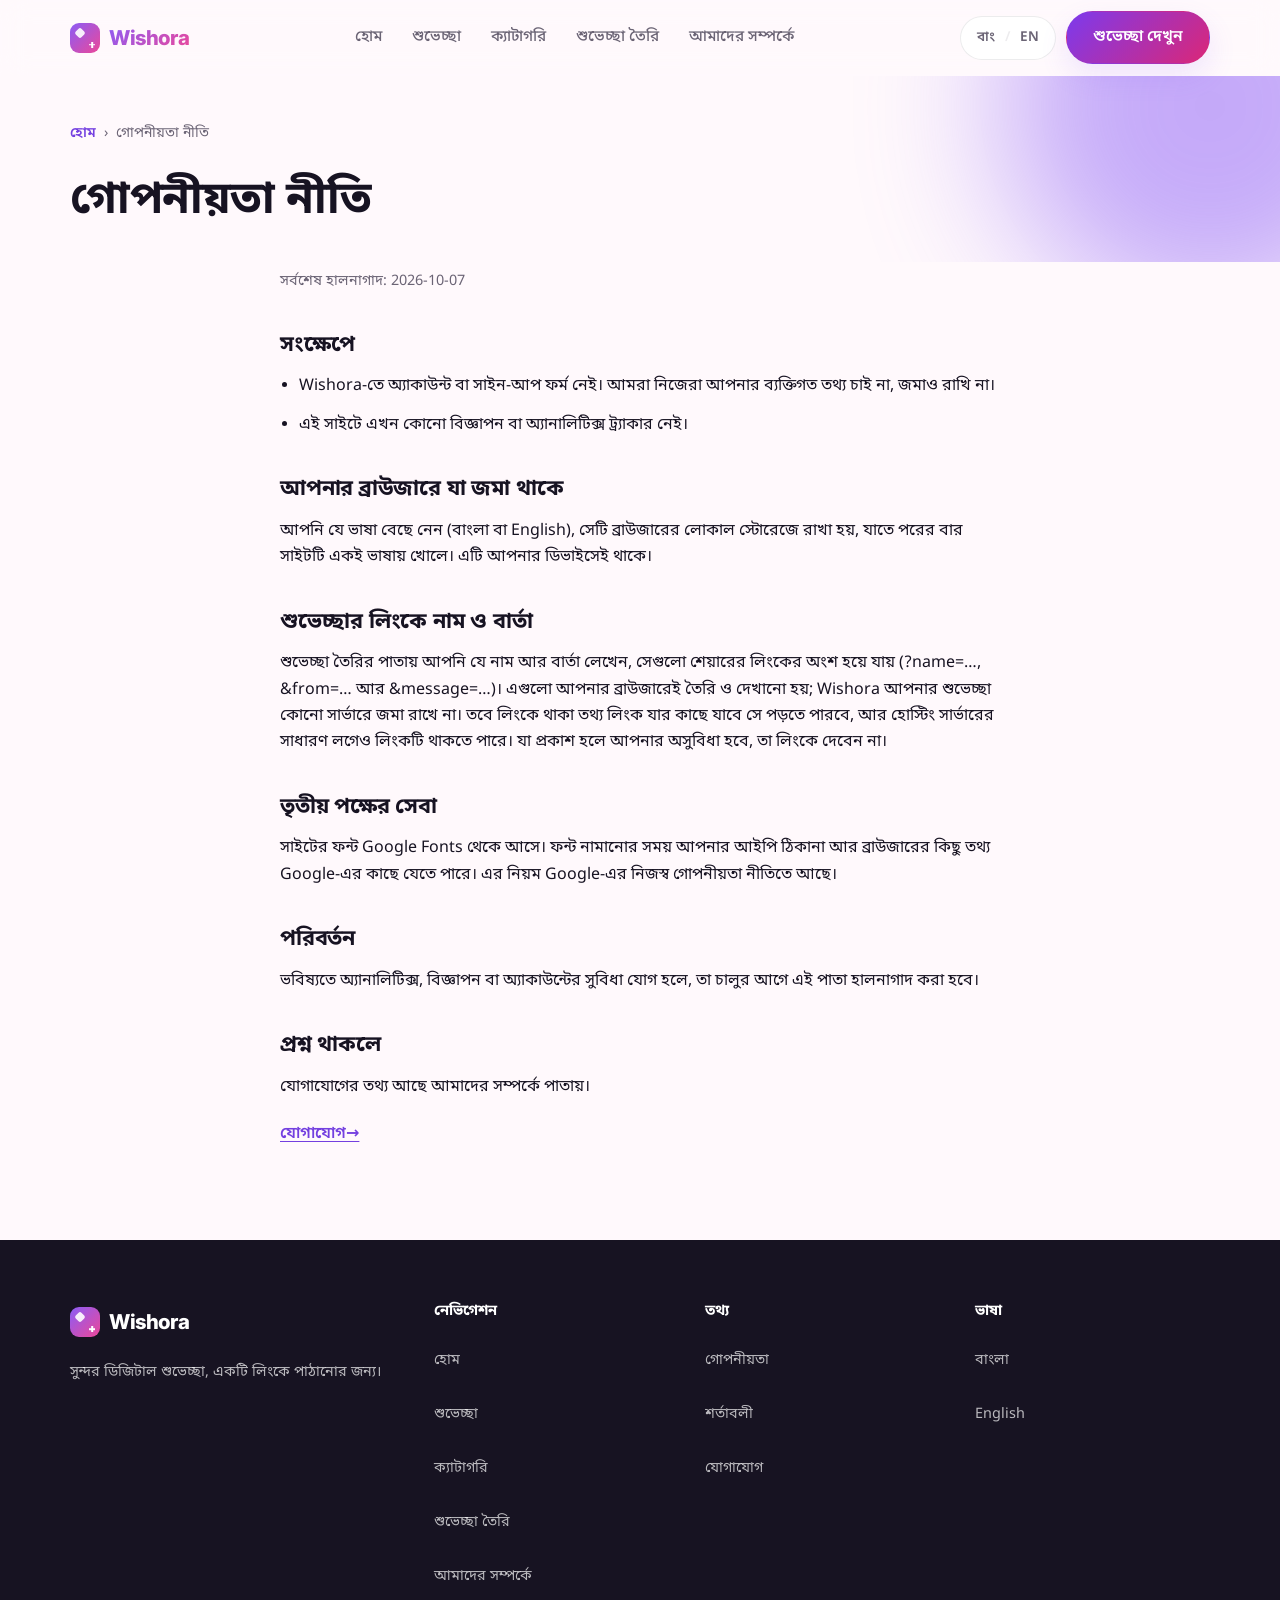
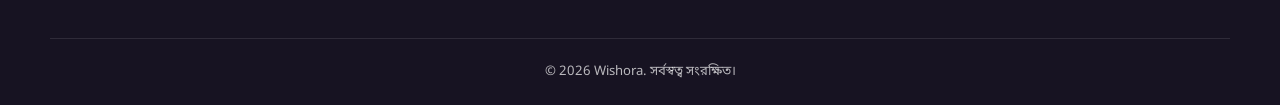
<file: privacy/index.html>
<!DOCTYPE html>
<html lang="bn">
<head>
<meta charset="UTF-8">
<meta name="viewport" content="width=device-width, initial-scale=1.0">
<title>গোপনীয়তা নীতি | Privacy — Wishora</title>
<meta name="description" content="In plain language: what Wishora does and doesn&#39;t do with your information. · Wishora কোন তথ্য ব্যবহার করে আর কী করে না, সহজ ভাষায়।">
<meta name="theme-color" content="#8B5CF6">
<link rel="canonical" href="https://SITE_URL_PLACEHOLDER/privacy/">
<link rel="icon" href="/assets/icons/favicon.svg" type="image/svg+xml">

<meta property="og:title" content="গোপনীয়তা নীতি | Privacy — Wishora">
<meta property="og:description" content="In plain language: what Wishora does and doesn&#39;t do with your information. · Wishora কোন তথ্য ব্যবহার করে আর কী করে না, সহজ ভাষায়।">
<meta property="og:type" content="website">
<meta property="og:url" content="https://SITE_URL_PLACEHOLDER/privacy/">
<meta property="og:site_name" content="Wishora">
<meta property="og:image" content="https://SITE_URL_PLACEHOLDER/assets/images/og-default.png">
<meta property="og:image:width" content="1200">
<meta property="og:image:height" content="630">
<meta property="og:image:alt" content="Wishora — beautiful digital wishes">

<meta name="twitter:card" content="summary_large_image">
<meta name="twitter:title" content="গোপনীয়তা নীতি | Privacy — Wishora">
<meta name="twitter:description" content="In plain language: what Wishora does and doesn&#39;t do with your information. · Wishora কোন তথ্য ব্যবহার করে আর কী করে না, সহজ ভাষায়।">
<meta name="twitter:image" content="https://SITE_URL_PLACEHOLDER/assets/images/og-default.png">

<!-- Sets the .js class and the saved language before first paint (no flash). -->
<script>document.documentElement.classList.add("js");try{var l=localStorage.getItem("wishora_lang");if(l==="bn"||l==="en")document.documentElement.lang=l}catch(e){}</script>

<link rel="preconnect" href="https://fonts.googleapis.com">
<link rel="preconnect" href="https://fonts.gstatic.com" crossorigin>
<link rel="stylesheet" href="https://fonts.googleapis.com/css2?family=Inter:wght@400;500;600;700;800&family=Noto+Sans+Bengali:wght@400;500;600;700&display=swap" media="print" onload="this.media='all'">
<noscript><link rel="stylesheet" href="https://fonts.googleapis.com/css2?family=Inter:wght@400;500;600;700;800&family=Noto+Sans+Bengali:wght@400;500;600;700&display=swap"></noscript>
<link rel="stylesheet" href="/css/style.css">
<script type="application/ld+json">{"@context":"https://schema.org","@graph":[{"@type":"WebSite","@id":"https://SITE_URL_PLACEHOLDER/#website","url":"https://SITE_URL_PLACEHOLDER/","name":"Wishora","inLanguage":["bn","en"]},{"@type":"WebPage","@id":"https://SITE_URL_PLACEHOLDER/privacy/#webpage","url":"https://SITE_URL_PLACEHOLDER/privacy/","name":"Privacy","description":"In plain language: what Wishora does and doesn't do with your information.","isPartOf":{"@id":"https://SITE_URL_PLACEHOLDER/#website"},"inLanguage":["bn","en"],"breadcrumb":{"@id":"https://SITE_URL_PLACEHOLDER/privacy/#breadcrumb"}},{"@type":"BreadcrumbList","itemListElement":[{"@type":"ListItem","position":1,"name":"Home","item":"https://SITE_URL_PLACEHOLDER/"},{"@type":"ListItem","position":2,"name":"Privacy","item":"https://SITE_URL_PLACEHOLDER/privacy/"}],"@id":"https://SITE_URL_PLACEHOLDER/privacy/#breadcrumb"}]}</script>
</head>
<!-- GENERATED by `node scripts/build.mjs` from data/*.js — do not edit by hand. -->
<body class="page-content">
<a href="#main-content" class="skip-link"><span data-l="bn" lang="bn">মূল বিষয়বস্তুতে যান</span><span data-l="en" lang="en">Skip to main content</span></a>
<header class="site-header" id="siteHeader">
  <div class="header-inner container">
    <a href="/" class="brand" aria-label="Wishora হোম" data-aria-bn="Wishora হোম" data-aria-en="Wishora home">
      <span class="brand-mark" aria-hidden="true"><span class="brand-spark"></span></span>
      <span class="brand-name">Wishora</span>
    </a>
    <nav class="main-nav" id="mainNav" aria-label="প্রধান মেনু" data-aria-bn="প্রধান মেনু" data-aria-en="Main menu">
      <ul>
        <li><a href="/" class="nav-link"><span data-l="bn" lang="bn">হোম</span><span data-l="en" lang="en">Home</span></a></li>
        <li><a href="/#explore" class="nav-link"><span data-l="bn" lang="bn">শুভেচ্ছা</span><span data-l="en" lang="en">Wishes</span></a></li>
        <li><a href="/#categories" class="nav-link"><span data-l="bn" lang="bn">ক্যাটাগরি</span><span data-l="en" lang="en">Categories</span></a></li>
        <li><a href="/create/" class="nav-link"><span data-l="bn" lang="bn">শুভেচ্ছা তৈরি</span><span data-l="en" lang="en">Create</span></a></li>
        <li><a href="/about/" class="nav-link"><span data-l="bn" lang="bn">আমাদের সম্পর্কে</span><span data-l="en" lang="en">About</span></a></li>
      </ul>
    </nav>
    <div class="header-actions">
      <button type="button" class="lang-toggle" id="langToggle" aria-label="ভাষা পরিবর্তন করুন" data-aria-bn="ভাষা পরিবর্তন করুন" data-aria-en="Change language" aria-pressed="false">
        <span class="lang-option" data-lang="bn" lang="bn">বাং</span>
        <span class="lang-divider" aria-hidden="true">/</span>
        <span class="lang-option" data-lang="en" lang="en">EN</span>
      </button>
      <a href="/#explore" class="btn btn-primary btn-header"><span data-l="bn" lang="bn">শুভেচ্ছা দেখুন</span><span data-l="en" lang="en">Explore Wishes</span></a>
      <button type="button" class="menu-toggle" id="menuToggle" aria-label="মেনু খুলুন" data-aria-bn="মেনু খুলুন" data-aria-en="Open menu" data-aria-close-bn="মেনু বন্ধ করুন" data-aria-close-en="Close menu" aria-expanded="false" aria-controls="mobileMenu">
        <span class="menu-line"></span><span class="menu-line"></span><span class="menu-line"></span>
      </button>
    </div>
  </div>
  <div class="mobile-menu" id="mobileMenu" aria-hidden="true">
    <nav aria-label="মোবাইল মেনু" data-aria-bn="মোবাইল মেনু" data-aria-en="Mobile menu">
      <ul>
        <li><a href="/" class="mobile-nav-link"><span data-l="bn" lang="bn">হোম</span><span data-l="en" lang="en">Home</span></a></li>
        <li><a href="/#explore" class="mobile-nav-link"><span data-l="bn" lang="bn">শুভেচ্ছা</span><span data-l="en" lang="en">Wishes</span></a></li>
        <li><a href="/#categories" class="mobile-nav-link"><span data-l="bn" lang="bn">ক্যাটাগরি</span><span data-l="en" lang="en">Categories</span></a></li>
        <li><a href="/create/" class="mobile-nav-link"><span data-l="bn" lang="bn">শুভেচ্ছা তৈরি</span><span data-l="en" lang="en">Create</span></a></li>
        <li><a href="/about/" class="mobile-nav-link"><span data-l="bn" lang="bn">আমাদের সম্পর্কে</span><span data-l="en" lang="en">About</span></a></li>
      </ul>
    </nav>
    <a href="/#explore" class="btn btn-primary mobile-cta"><span data-l="bn" lang="bn">শুভেচ্ছা দেখুন</span><span data-l="en" lang="en">Explore Wishes</span></a>
  </div>
</header>
<main id="main-content">
  <section class="page-hero page-hero-compact">
    <div class="hero-glow hero-glow-a" aria-hidden="true"></div>
    <div class="container">
      <nav class="breadcrumb" aria-label="পথ" data-aria-bn="পথ" data-aria-en="Breadcrumb"><ol><li><a href="/"><span data-l="bn" lang="bn">হোম</span><span data-l="en" lang="en">Home</span></a></li><li aria-current="page"><span data-l="bn" lang="bn">গোপনীয়তা নীতি</span><span data-l="en" lang="en">Privacy</span></li></ol></nav>
      <h1 class="page-title"><span data-l="bn" lang="bn">গোপনীয়তা নীতি</span><span data-l="en" lang="en">Privacy</span></h1>
    </div>
  </section>
  <section class="prose-section">
    <div class="container prose">
      <p class="prose-updated"><span data-l="bn" lang="bn">সর্বশেষ হালনাগাদ</span><span data-l="en" lang="en">Last updated</span>: <time datetime="2026-10-07">2026-10-07</time></p>
      <h2><span data-l="bn" lang="bn">সংক্ষেপে</span><span data-l="en" lang="en">In short</span></h2>
      <ul class="prose-list">
        <li><span data-l="bn" lang="bn">Wishora-তে অ্যাকাউন্ট বা সাইন-আপ ফর্ম নেই। আমরা নিজেরা আপনার ব্যক্তিগত তথ্য চাই না, জমাও রাখি না।</span><span data-l="en" lang="en">Wishora has no accounts and no sign-up forms. We don&#39;t ask for or keep your personal details ourselves.</span></li>
        <li><span data-l="bn" lang="bn">এই সাইটে এখন কোনো বিজ্ঞাপন বা অ্যানালিটিক্স ট্র্যাকার নেই।</span><span data-l="en" lang="en">There are no advertisements or analytics trackers on this site right now.</span></li>
      </ul>
      <h2><span data-l="bn" lang="bn">আপনার ব্রাউজারে যা জমা থাকে</span><span data-l="en" lang="en">What is stored in your browser</span></h2>
      <p><span data-l="bn" lang="bn">আপনি যে ভাষা বেছে নেন (বাংলা বা English), সেটি ব্রাউজারের লোকাল স্টোরেজে রাখা হয়, যাতে পরের বার সাইটটি একই ভাষায় খোলে। এটি আপনার ডিভাইসেই থাকে।</span><span data-l="en" lang="en">The language you choose (Bengali or English) is saved in your browser&#39;s local storage so the site opens in the same language next time. It stays on your device.</span></p>
      <h2><span data-l="bn" lang="bn">শুভেচ্ছার লিংকে নাম ও বার্তা</span><span data-l="en" lang="en">Names and messages in a wish link</span></h2>
      <p><span data-l="bn" lang="bn">শুভেচ্ছা তৈরির পাতায় আপনি যে নাম আর বার্তা লেখেন, সেগুলো শেয়ারের লিংকের অংশ হয়ে যায় (?name=…, &amp;from=… আর &amp;message=…)। এগুলো আপনার ব্রাউজারেই তৈরি ও দেখানো হয়; Wishora আপনার শুভেচ্ছা কোনো সার্ভারে জমা রাখে না। তবে লিংকে থাকা তথ্য লিংক যার কাছে যাবে সে পড়তে পারবে, আর হোস্টিং সার্ভারের সাধারণ লগেও লিংকটি থাকতে পারে। যা প্রকাশ হলে আপনার অসুবিধা হবে, তা লিংকে দেবেন না।</span><span data-l="en" lang="en">On the Create page, the names and message you type become part of the shareable link (?name=…, &amp;from=… and &amp;message=…). They are built and shown in your browser; Wishora doesn&#39;t save your wish on a server. But the details in a link can be read by anyone who has it, and the hosting server&#39;s normal logs may contain the link. Don&#39;t put anything in a link that you wouldn&#39;t want to be seen.</span></p>
      <h2><span data-l="bn" lang="bn">তৃতীয় পক্ষের সেবা</span><span data-l="en" lang="en">Third-party services</span></h2>
      <p><span data-l="bn" lang="bn">সাইটের ফন্ট Google Fonts থেকে আসে। ফন্ট নামানোর সময় আপনার আইপি ঠিকানা আর ব্রাউজারের কিছু তথ্য Google-এর কাছে যেতে পারে। এর নিয়ম Google-এর নিজস্ব গোপনীয়তা নীতিতে আছে।</span><span data-l="en" lang="en">The site&#39;s fonts come from Google Fonts. When they load, your IP address and some browser details can reach Google. Google&#39;s own privacy policy covers that.</span></p>
      <h2><span data-l="bn" lang="bn">পরিবর্তন</span><span data-l="en" lang="en">Changes</span></h2>
      <p><span data-l="bn" lang="bn">ভবিষ্যতে অ্যানালিটিক্স, বিজ্ঞাপন বা অ্যাকাউন্টের সুবিধা যোগ হলে, তা চালুর আগে এই পাতা হালনাগাদ করা হবে।</span><span data-l="en" lang="en">If we add analytics, advertising or accounts later, this page will be updated before they go live.</span></p>
      <h2><span data-l="bn" lang="bn">প্রশ্ন থাকলে</span><span data-l="en" lang="en">Questions</span></h2>
      <p><span data-l="bn" lang="bn">যোগাযোগের তথ্য আছে আমাদের সম্পর্কে পাতায়।</span><span data-l="en" lang="en">Contact details are on the About page.</span></p>
      <p><a class="text-link" href="/about/#contact"><span data-l="bn" lang="bn">যোগাযোগ</span><span data-l="en" lang="en">Contact</span> →</a></p>
    </div>
  </section>
  <div class="ad-slot" data-ad-slot="AD_SLOT_BOTTOM" hidden aria-hidden="true"></div>
</main>
<footer class="site-footer">
  <div class="container footer-grid">
    <div class="footer-brand">
      <a href="/" class="brand" aria-label="Wishora হোম" data-aria-bn="Wishora হোম" data-aria-en="Wishora home">
        <span class="brand-mark" aria-hidden="true"><span class="brand-spark"></span></span>
        <span class="brand-name">Wishora</span>
      </a>
      <p class="footer-desc"><span data-l="bn" lang="bn">সুন্দর ডিজিটাল শুভেচ্ছা, একটি লিংকে পাঠানোর জন্য।</span><span data-l="en" lang="en">Beautiful digital wishes, ready to send with one link.</span></p>
    </div>
    <nav class="footer-col" aria-label="নেভিগেশন" data-aria-bn="নেভিগেশন" data-aria-en="Navigate">
      <p class="footer-col-title"><span data-l="bn" lang="bn">নেভিগেশন</span><span data-l="en" lang="en">Navigate</span></p>
      <ul>
        <li><a href="/"><span data-l="bn" lang="bn">হোম</span><span data-l="en" lang="en">Home</span></a></li>
        <li><a href="/#explore"><span data-l="bn" lang="bn">শুভেচ্ছা</span><span data-l="en" lang="en">Wishes</span></a></li>
        <li><a href="/#categories"><span data-l="bn" lang="bn">ক্যাটাগরি</span><span data-l="en" lang="en">Categories</span></a></li>
        <li><a href="/create/"><span data-l="bn" lang="bn">শুভেচ্ছা তৈরি</span><span data-l="en" lang="en">Create</span></a></li>
        <li><a href="/about/"><span data-l="bn" lang="bn">আমাদের সম্পর্কে</span><span data-l="en" lang="en">About</span></a></li>
      </ul>
    </nav>
    <nav class="footer-col" aria-label="তথ্য" data-aria-bn="তথ্য" data-aria-en="Information">
      <p class="footer-col-title"><span data-l="bn" lang="bn">তথ্য</span><span data-l="en" lang="en">Information</span></p>
      <ul>
        <li><a href="/privacy/"><span data-l="bn" lang="bn">গোপনীয়তা</span><span data-l="en" lang="en">Privacy</span></a></li>
        <li><a href="/terms/"><span data-l="bn" lang="bn">শর্তাবলী</span><span data-l="en" lang="en">Terms</span></a></li>
        <li><a href="/about/#contact"><span data-l="bn" lang="bn">যোগাযোগ</span><span data-l="en" lang="en">Contact</span></a></li>
      </ul>
    </nav>
    <div class="footer-col">
      <p class="footer-col-title"><span data-l="bn" lang="bn">ভাষা</span><span data-l="en" lang="en">Language</span></p>
      <ul>
        <li><button type="button" class="footer-lang-btn js-only" data-lang="bn" lang="bn">বাংলা</button></li>
        <li><button type="button" class="footer-lang-btn js-only" data-lang="en" lang="en">English</button></li>
      </ul>
    </div>
    <!-- Filled by js/app.js from config/site.js → social. Hidden until set. -->
    <div class="footer-col" id="footerSocialCol" hidden>
      <p class="footer-col-title"><span data-l="bn" lang="bn">সামাজিক মাধ্যম</span><span data-l="en" lang="en">Social</span></p>
      <ul class="footer-social" id="footerSocialList"></ul>
    </div>
  </div>
  <div class="container footer-bottom">
    <p>&copy; 2026 Wishora. <span data-l="bn" lang="bn">সর্বস্বত্ব সংরক্ষিত।</span><span data-l="en" lang="en">All rights reserved.</span></p>
  </div>
</footer>
<script src="/config/site.js" defer></script>

<script src="/js/app.js" defer></script>
</body>
</html>
</file>
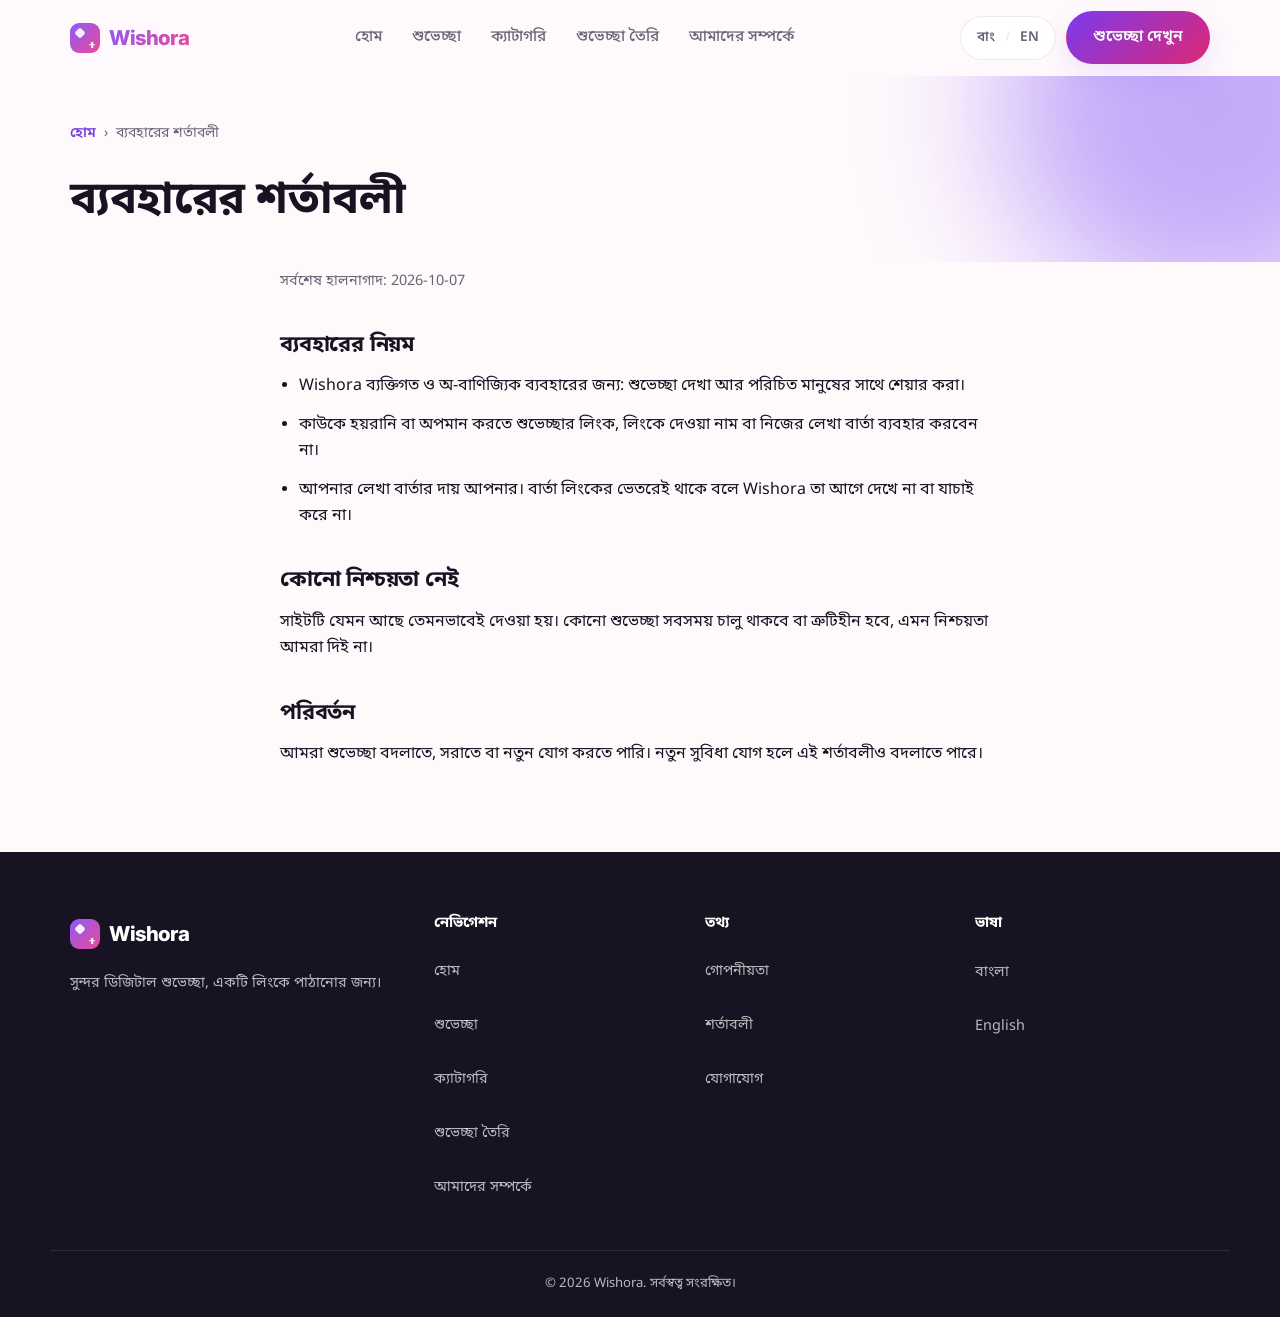
<file: terms/index.html>
<!DOCTYPE html>
<html lang="bn">
<head>
<meta charset="UTF-8">
<meta name="viewport" content="width=device-width, initial-scale=1.0">
<title>ব্যবহারের শর্তাবলী | Terms of use — Wishora</title>
<meta name="description" content="The simple terms for using Wishora. · Wishora ব্যবহারের সহজ শর্তগুলো।">
<meta name="theme-color" content="#8B5CF6">
<link rel="canonical" href="https://SITE_URL_PLACEHOLDER/terms/">
<link rel="icon" href="/assets/icons/favicon.svg" type="image/svg+xml">

<meta property="og:title" content="ব্যবহারের শর্তাবলী | Terms of use — Wishora">
<meta property="og:description" content="The simple terms for using Wishora. · Wishora ব্যবহারের সহজ শর্তগুলো।">
<meta property="og:type" content="website">
<meta property="og:url" content="https://SITE_URL_PLACEHOLDER/terms/">
<meta property="og:site_name" content="Wishora">
<meta property="og:image" content="https://SITE_URL_PLACEHOLDER/assets/images/og-default.png">
<meta property="og:image:width" content="1200">
<meta property="og:image:height" content="630">
<meta property="og:image:alt" content="Wishora — beautiful digital wishes">

<meta name="twitter:card" content="summary_large_image">
<meta name="twitter:title" content="ব্যবহারের শর্তাবলী | Terms of use — Wishora">
<meta name="twitter:description" content="The simple terms for using Wishora. · Wishora ব্যবহারের সহজ শর্তগুলো।">
<meta name="twitter:image" content="https://SITE_URL_PLACEHOLDER/assets/images/og-default.png">

<!-- Sets the .js class and the saved language before first paint (no flash). -->
<script>document.documentElement.classList.add("js");try{var l=localStorage.getItem("wishora_lang");if(l==="bn"||l==="en")document.documentElement.lang=l}catch(e){}</script>

<link rel="preconnect" href="https://fonts.googleapis.com">
<link rel="preconnect" href="https://fonts.gstatic.com" crossorigin>
<link rel="stylesheet" href="https://fonts.googleapis.com/css2?family=Inter:wght@400;500;600;700;800&family=Noto+Sans+Bengali:wght@400;500;600;700&display=swap" media="print" onload="this.media='all'">
<noscript><link rel="stylesheet" href="https://fonts.googleapis.com/css2?family=Inter:wght@400;500;600;700;800&family=Noto+Sans+Bengali:wght@400;500;600;700&display=swap"></noscript>
<link rel="stylesheet" href="/css/style.css">
<script type="application/ld+json">{"@context":"https://schema.org","@graph":[{"@type":"WebSite","@id":"https://SITE_URL_PLACEHOLDER/#website","url":"https://SITE_URL_PLACEHOLDER/","name":"Wishora","inLanguage":["bn","en"]},{"@type":"WebPage","@id":"https://SITE_URL_PLACEHOLDER/terms/#webpage","url":"https://SITE_URL_PLACEHOLDER/terms/","name":"Terms of use","description":"The simple terms for using Wishora.","isPartOf":{"@id":"https://SITE_URL_PLACEHOLDER/#website"},"inLanguage":["bn","en"],"breadcrumb":{"@id":"https://SITE_URL_PLACEHOLDER/terms/#breadcrumb"}},{"@type":"BreadcrumbList","itemListElement":[{"@type":"ListItem","position":1,"name":"Home","item":"https://SITE_URL_PLACEHOLDER/"},{"@type":"ListItem","position":2,"name":"Terms of use","item":"https://SITE_URL_PLACEHOLDER/terms/"}],"@id":"https://SITE_URL_PLACEHOLDER/terms/#breadcrumb"}]}</script>
</head>
<!-- GENERATED by `node scripts/build.mjs` from data/*.js — do not edit by hand. -->
<body class="page-content">
<a href="#main-content" class="skip-link"><span data-l="bn" lang="bn">মূল বিষয়বস্তুতে যান</span><span data-l="en" lang="en">Skip to main content</span></a>
<header class="site-header" id="siteHeader">
  <div class="header-inner container">
    <a href="/" class="brand" aria-label="Wishora হোম" data-aria-bn="Wishora হোম" data-aria-en="Wishora home">
      <span class="brand-mark" aria-hidden="true"><span class="brand-spark"></span></span>
      <span class="brand-name">Wishora</span>
    </a>
    <nav class="main-nav" id="mainNav" aria-label="প্রধান মেনু" data-aria-bn="প্রধান মেনু" data-aria-en="Main menu">
      <ul>
        <li><a href="/" class="nav-link"><span data-l="bn" lang="bn">হোম</span><span data-l="en" lang="en">Home</span></a></li>
        <li><a href="/#explore" class="nav-link"><span data-l="bn" lang="bn">শুভেচ্ছা</span><span data-l="en" lang="en">Wishes</span></a></li>
        <li><a href="/#categories" class="nav-link"><span data-l="bn" lang="bn">ক্যাটাগরি</span><span data-l="en" lang="en">Categories</span></a></li>
        <li><a href="/create/" class="nav-link"><span data-l="bn" lang="bn">শুভেচ্ছা তৈরি</span><span data-l="en" lang="en">Create</span></a></li>
        <li><a href="/about/" class="nav-link"><span data-l="bn" lang="bn">আমাদের সম্পর্কে</span><span data-l="en" lang="en">About</span></a></li>
      </ul>
    </nav>
    <div class="header-actions">
      <button type="button" class="lang-toggle" id="langToggle" aria-label="ভাষা পরিবর্তন করুন" data-aria-bn="ভাষা পরিবর্তন করুন" data-aria-en="Change language" aria-pressed="false">
        <span class="lang-option" data-lang="bn" lang="bn">বাং</span>
        <span class="lang-divider" aria-hidden="true">/</span>
        <span class="lang-option" data-lang="en" lang="en">EN</span>
      </button>
      <a href="/#explore" class="btn btn-primary btn-header"><span data-l="bn" lang="bn">শুভেচ্ছা দেখুন</span><span data-l="en" lang="en">Explore Wishes</span></a>
      <button type="button" class="menu-toggle" id="menuToggle" aria-label="মেনু খুলুন" data-aria-bn="মেনু খুলুন" data-aria-en="Open menu" data-aria-close-bn="মেনু বন্ধ করুন" data-aria-close-en="Close menu" aria-expanded="false" aria-controls="mobileMenu">
        <span class="menu-line"></span><span class="menu-line"></span><span class="menu-line"></span>
      </button>
    </div>
  </div>
  <div class="mobile-menu" id="mobileMenu" aria-hidden="true">
    <nav aria-label="মোবাইল মেনু" data-aria-bn="মোবাইল মেনু" data-aria-en="Mobile menu">
      <ul>
        <li><a href="/" class="mobile-nav-link"><span data-l="bn" lang="bn">হোম</span><span data-l="en" lang="en">Home</span></a></li>
        <li><a href="/#explore" class="mobile-nav-link"><span data-l="bn" lang="bn">শুভেচ্ছা</span><span data-l="en" lang="en">Wishes</span></a></li>
        <li><a href="/#categories" class="mobile-nav-link"><span data-l="bn" lang="bn">ক্যাটাগরি</span><span data-l="en" lang="en">Categories</span></a></li>
        <li><a href="/create/" class="mobile-nav-link"><span data-l="bn" lang="bn">শুভেচ্ছা তৈরি</span><span data-l="en" lang="en">Create</span></a></li>
        <li><a href="/about/" class="mobile-nav-link"><span data-l="bn" lang="bn">আমাদের সম্পর্কে</span><span data-l="en" lang="en">About</span></a></li>
      </ul>
    </nav>
    <a href="/#explore" class="btn btn-primary mobile-cta"><span data-l="bn" lang="bn">শুভেচ্ছা দেখুন</span><span data-l="en" lang="en">Explore Wishes</span></a>
  </div>
</header>
<main id="main-content">
  <section class="page-hero page-hero-compact">
    <div class="hero-glow hero-glow-a" aria-hidden="true"></div>
    <div class="container">
      <nav class="breadcrumb" aria-label="পথ" data-aria-bn="পথ" data-aria-en="Breadcrumb"><ol><li><a href="/"><span data-l="bn" lang="bn">হোম</span><span data-l="en" lang="en">Home</span></a></li><li aria-current="page"><span data-l="bn" lang="bn">ব্যবহারের শর্তাবলী</span><span data-l="en" lang="en">Terms of use</span></li></ol></nav>
      <h1 class="page-title"><span data-l="bn" lang="bn">ব্যবহারের শর্তাবলী</span><span data-l="en" lang="en">Terms of use</span></h1>
    </div>
  </section>
  <section class="prose-section">
    <div class="container prose">
      <p class="prose-updated"><span data-l="bn" lang="bn">সর্বশেষ হালনাগাদ</span><span data-l="en" lang="en">Last updated</span>: <time datetime="2026-10-07">2026-10-07</time></p>
      <h2><span data-l="bn" lang="bn">ব্যবহারের নিয়ম</span><span data-l="en" lang="en">Using Wishora</span></h2>
      <ul class="prose-list">
        <li><span data-l="bn" lang="bn">Wishora ব্যক্তিগত ও অ-বাণিজ্যিক ব্যবহারের জন্য: শুভেচ্ছা দেখা আর পরিচিত মানুষের সাথে শেয়ার করা।</span><span data-l="en" lang="en">Wishora is for personal, non-commercial use: viewing wishes and sharing them with people you know.</span></li>
        <li><span data-l="bn" lang="bn">কাউকে হয়রানি বা অপমান করতে শুভেচ্ছার লিংক, লিংকে দেওয়া নাম বা নিজের লেখা বার্তা ব্যবহার করবেন না।</span><span data-l="en" lang="en">Please don&#39;t use wish links, the names in them or the messages you write to harass or insult anyone.</span></li>
        <li><span data-l="bn" lang="bn">আপনার লেখা বার্তার দায় আপনার। বার্তা লিংকের ভেতরেই থাকে বলে Wishora তা আগে দেখে না বা যাচাই করে না।</span><span data-l="en" lang="en">You are responsible for the message you write. It lives inside the link, so Wishora doesn&#39;t see or review it.</span></li>
      </ul>
      <h2><span data-l="bn" lang="bn">কোনো নিশ্চয়তা নেই</span><span data-l="en" lang="en">No guarantees</span></h2>
      <p><span data-l="bn" lang="bn">সাইটটি যেমন আছে তেমনভাবেই দেওয়া হয়। কোনো শুভেচ্ছা সবসময় চালু থাকবে বা ত্রুটিহীন হবে, এমন নিশ্চয়তা আমরা দিই না।</span><span data-l="en" lang="en">The site is provided as it is. We don&#39;t promise that any wish will always be available or free of errors.</span></p>
      <h2><span data-l="bn" lang="bn">পরিবর্তন</span><span data-l="en" lang="en">Changes</span></h2>
      <p><span data-l="bn" lang="bn">আমরা শুভেচ্ছা বদলাতে, সরাতে বা নতুন যোগ করতে পারি। নতুন সুবিধা যোগ হলে এই শর্তাবলীও বদলাতে পারে।</span><span data-l="en" lang="en">We may change, remove or add wishes. These terms may change when we add new features.</span></p>
    </div>
  </section>
  <div class="ad-slot" data-ad-slot="AD_SLOT_BOTTOM" hidden aria-hidden="true"></div>
</main>
<footer class="site-footer">
  <div class="container footer-grid">
    <div class="footer-brand">
      <a href="/" class="brand" aria-label="Wishora হোম" data-aria-bn="Wishora হোম" data-aria-en="Wishora home">
        <span class="brand-mark" aria-hidden="true"><span class="brand-spark"></span></span>
        <span class="brand-name">Wishora</span>
      </a>
      <p class="footer-desc"><span data-l="bn" lang="bn">সুন্দর ডিজিটাল শুভেচ্ছা, একটি লিংকে পাঠানোর জন্য।</span><span data-l="en" lang="en">Beautiful digital wishes, ready to send with one link.</span></p>
    </div>
    <nav class="footer-col" aria-label="নেভিগেশন" data-aria-bn="নেভিগেশন" data-aria-en="Navigate">
      <p class="footer-col-title"><span data-l="bn" lang="bn">নেভিগেশন</span><span data-l="en" lang="en">Navigate</span></p>
      <ul>
        <li><a href="/"><span data-l="bn" lang="bn">হোম</span><span data-l="en" lang="en">Home</span></a></li>
        <li><a href="/#explore"><span data-l="bn" lang="bn">শুভেচ্ছা</span><span data-l="en" lang="en">Wishes</span></a></li>
        <li><a href="/#categories"><span data-l="bn" lang="bn">ক্যাটাগরি</span><span data-l="en" lang="en">Categories</span></a></li>
        <li><a href="/create/"><span data-l="bn" lang="bn">শুভেচ্ছা তৈরি</span><span data-l="en" lang="en">Create</span></a></li>
        <li><a href="/about/"><span data-l="bn" lang="bn">আমাদের সম্পর্কে</span><span data-l="en" lang="en">About</span></a></li>
      </ul>
    </nav>
    <nav class="footer-col" aria-label="তথ্য" data-aria-bn="তথ্য" data-aria-en="Information">
      <p class="footer-col-title"><span data-l="bn" lang="bn">তথ্য</span><span data-l="en" lang="en">Information</span></p>
      <ul>
        <li><a href="/privacy/"><span data-l="bn" lang="bn">গোপনীয়তা</span><span data-l="en" lang="en">Privacy</span></a></li>
        <li><a href="/terms/"><span data-l="bn" lang="bn">শর্তাবলী</span><span data-l="en" lang="en">Terms</span></a></li>
        <li><a href="/about/#contact"><span data-l="bn" lang="bn">যোগাযোগ</span><span data-l="en" lang="en">Contact</span></a></li>
      </ul>
    </nav>
    <div class="footer-col">
      <p class="footer-col-title"><span data-l="bn" lang="bn">ভাষা</span><span data-l="en" lang="en">Language</span></p>
      <ul>
        <li><button type="button" class="footer-lang-btn js-only" data-lang="bn" lang="bn">বাংলা</button></li>
        <li><button type="button" class="footer-lang-btn js-only" data-lang="en" lang="en">English</button></li>
      </ul>
    </div>
    <!-- Filled by js/app.js from config/site.js → social. Hidden until set. -->
    <div class="footer-col" id="footerSocialCol" hidden>
      <p class="footer-col-title"><span data-l="bn" lang="bn">সামাজিক মাধ্যম</span><span data-l="en" lang="en">Social</span></p>
      <ul class="footer-social" id="footerSocialList"></ul>
    </div>
  </div>
  <div class="container footer-bottom">
    <p>&copy; 2026 Wishora. <span data-l="bn" lang="bn">সর্বস্বত্ব সংরক্ষিত।</span><span data-l="en" lang="en">All rights reserved.</span></p>
  </div>
</footer>
<script src="/config/site.js" defer></script>

<script src="/js/app.js" defer></script>
</body>
</html>
</file>
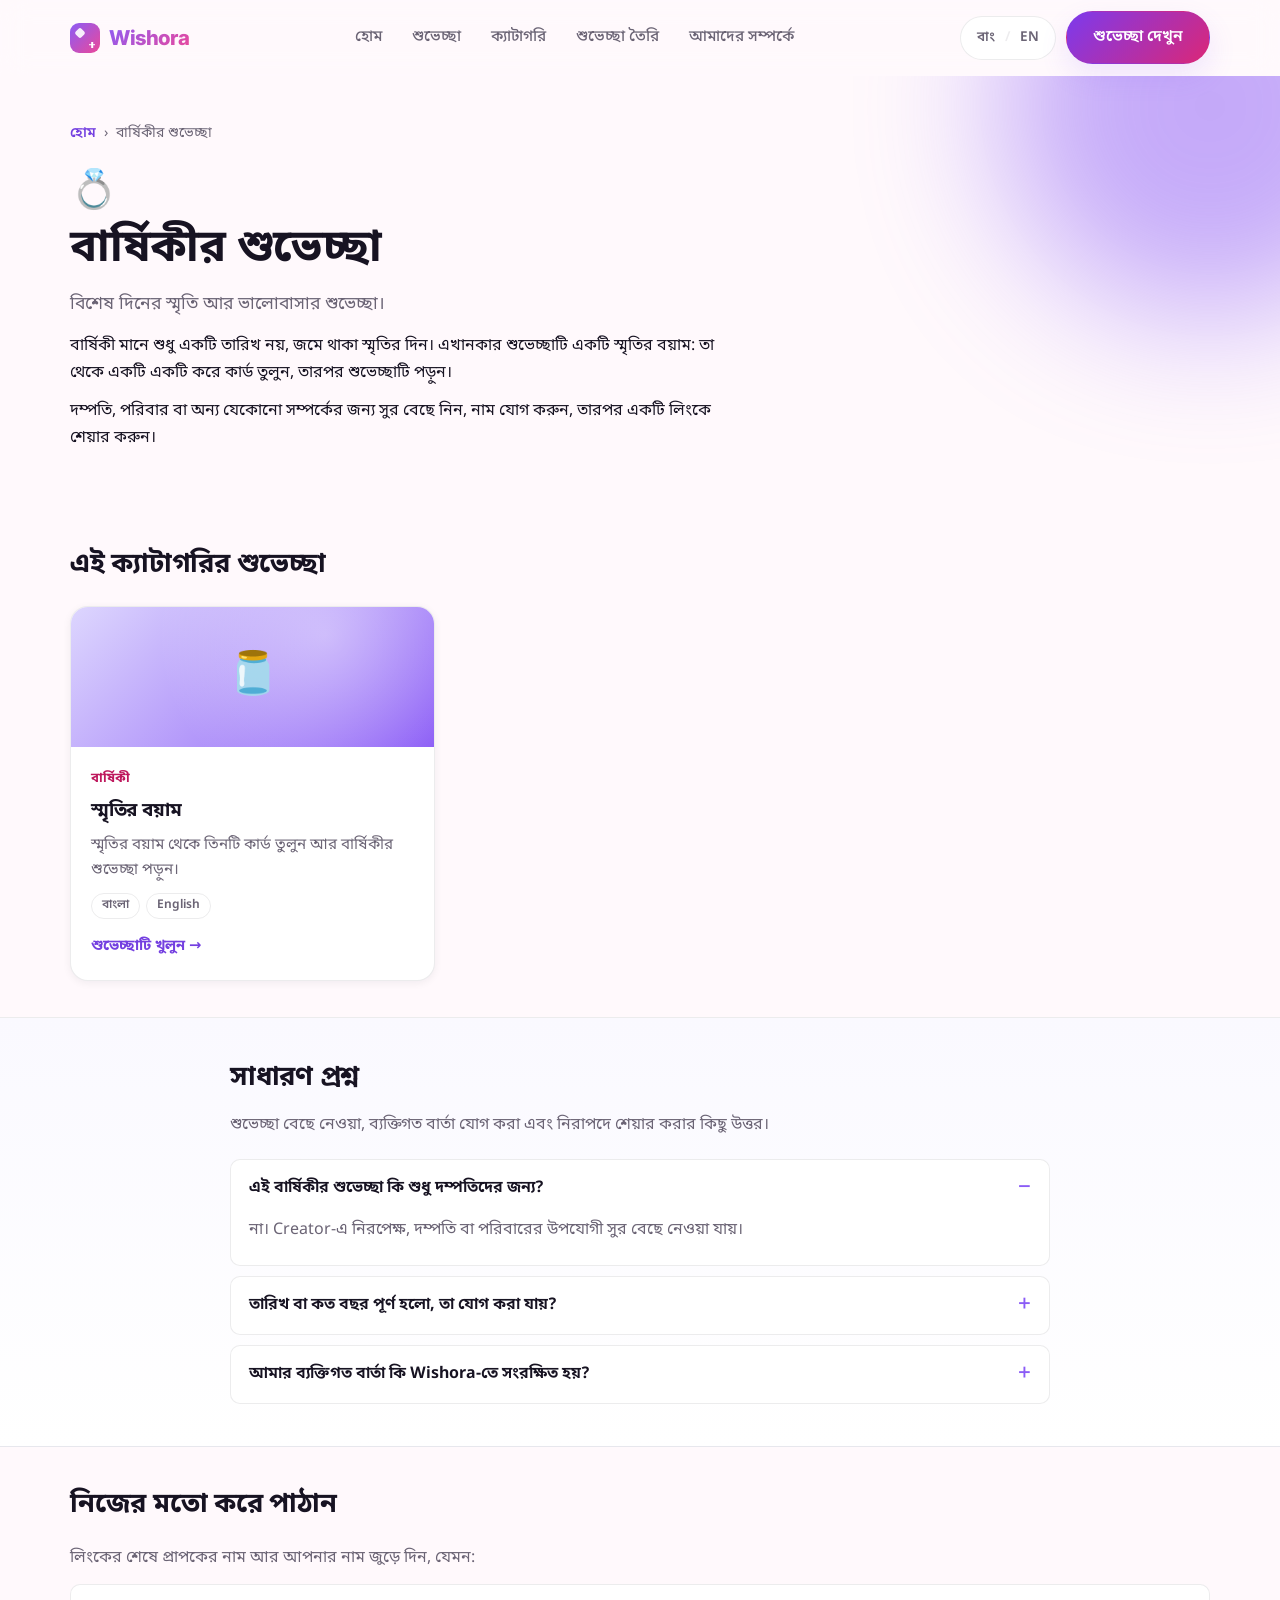
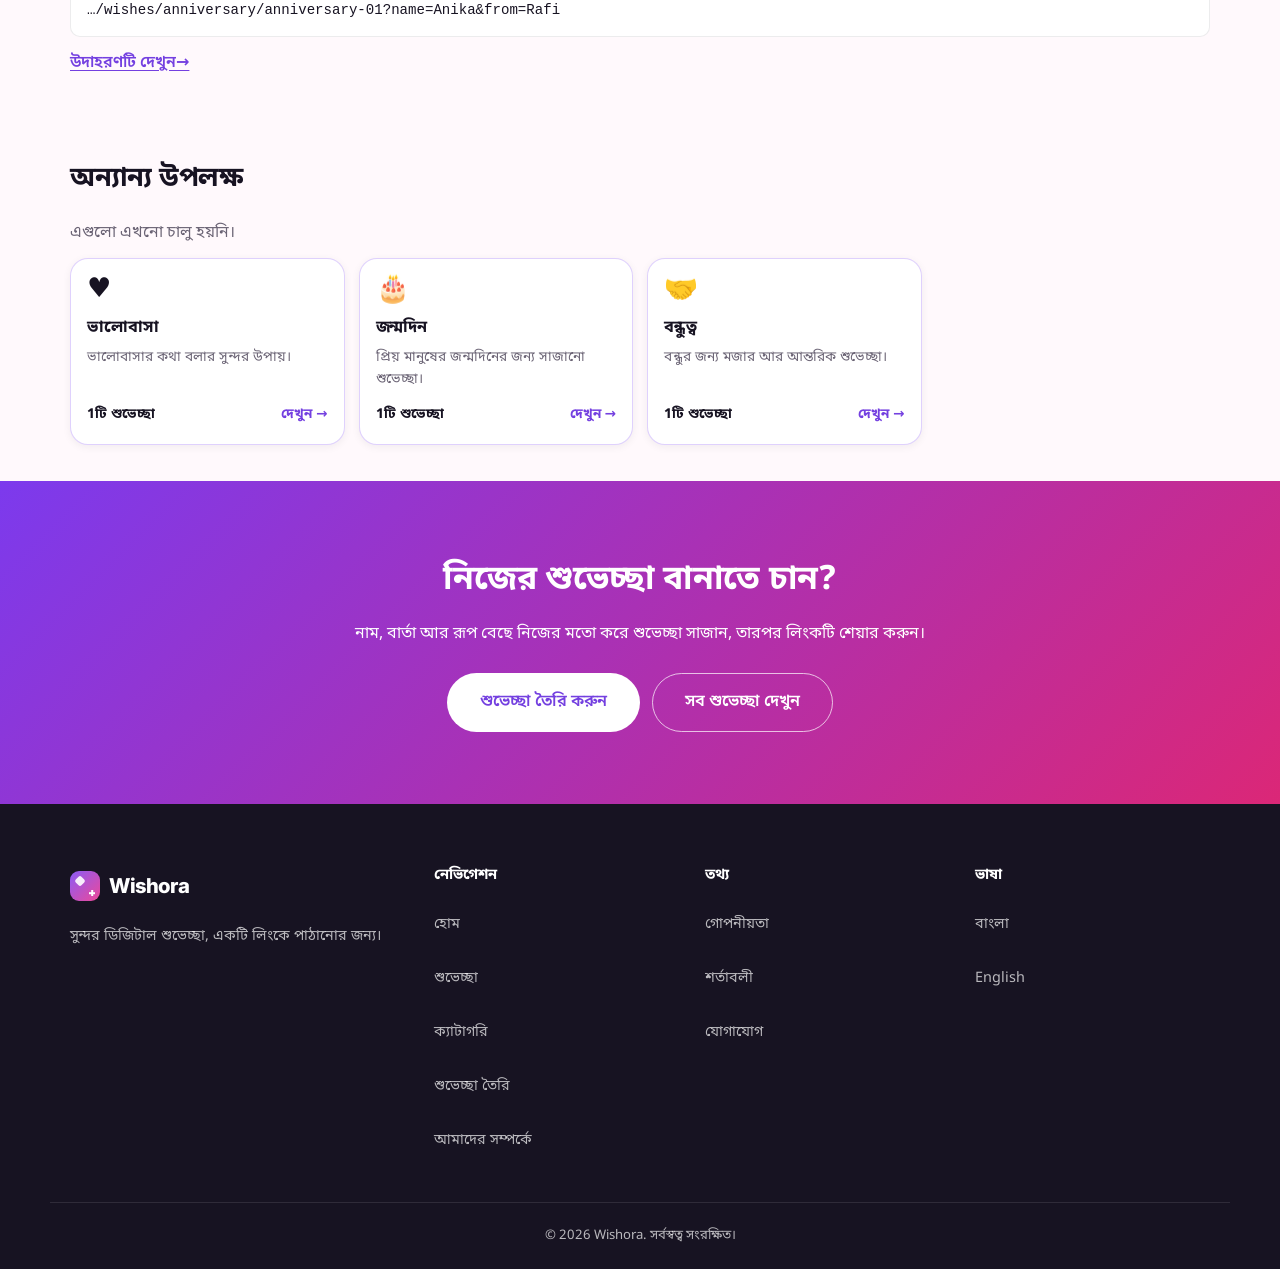
<file: categories/anniversary/index.html>
<!DOCTYPE html>
<html lang="bn">
<head>
<meta charset="UTF-8">
<meta name="viewport" content="width=device-width, initial-scale=1.0">
<title>বার্ষিকীর শুভেচ্ছা | Anniversary Wishes — Wishora</title>
<meta name="description" content="Anniversary wishes: draw memory cards from a jar, add a name and share with one link. · বার্ষিকীর শুভেচ্ছা: স্মৃতির বয়াম থেকে কার্ড তুলুন, নাম যোগ করে একটি লিংকে শেয়ার করুন।">
<meta name="theme-color" content="#8B5CF6">
<link rel="canonical" href="https://SITE_URL_PLACEHOLDER/categories/anniversary/">
<link rel="icon" href="/assets/icons/favicon.svg" type="image/svg+xml">

<meta property="og:title" content="বার্ষিকীর শুভেচ্ছা | Anniversary Wishes — Wishora">
<meta property="og:description" content="Anniversary wishes: draw memory cards from a jar, add a name and share with one link. · বার্ষিকীর শুভেচ্ছা: স্মৃতির বয়াম থেকে কার্ড তুলুন, নাম যোগ করে একটি লিংকে শেয়ার করুন।">
<meta property="og:type" content="website">
<meta property="og:url" content="https://SITE_URL_PLACEHOLDER/categories/anniversary/">
<meta property="og:site_name" content="Wishora">
<meta property="og:image" content="https://SITE_URL_PLACEHOLDER/assets/images/og-default.png">
<meta property="og:image:width" content="1200">
<meta property="og:image:height" content="630">
<meta property="og:image:alt" content="Wishora — beautiful digital wishes">

<meta name="twitter:card" content="summary_large_image">
<meta name="twitter:title" content="বার্ষিকীর শুভেচ্ছা | Anniversary Wishes — Wishora">
<meta name="twitter:description" content="Anniversary wishes: draw memory cards from a jar, add a name and share with one link. · বার্ষিকীর শুভেচ্ছা: স্মৃতির বয়াম থেকে কার্ড তুলুন, নাম যোগ করে একটি লিংকে শেয়ার করুন।">
<meta name="twitter:image" content="https://SITE_URL_PLACEHOLDER/assets/images/og-default.png">

<!-- Sets the .js class and the saved language before first paint (no flash). -->
<script>document.documentElement.classList.add("js");try{var l=localStorage.getItem("wishora_lang");if(l==="bn"||l==="en")document.documentElement.lang=l}catch(e){}</script>

<link rel="preconnect" href="https://fonts.googleapis.com">
<link rel="preconnect" href="https://fonts.gstatic.com" crossorigin>
<link rel="stylesheet" href="https://fonts.googleapis.com/css2?family=Inter:wght@400;500;600;700;800&family=Noto+Sans+Bengali:wght@400;500;600;700&display=swap" media="print" onload="this.media='all'">
<noscript><link rel="stylesheet" href="https://fonts.googleapis.com/css2?family=Inter:wght@400;500;600;700;800&family=Noto+Sans+Bengali:wght@400;500;600;700&display=swap"></noscript>
<link rel="stylesheet" href="/css/style.css">
<script type="application/ld+json">{"@context":"https://schema.org","@graph":[{"@type":"WebSite","@id":"https://SITE_URL_PLACEHOLDER/#website","url":"https://SITE_URL_PLACEHOLDER/","name":"Wishora","inLanguage":["bn","en"]},{"@type":"CollectionPage","@id":"https://SITE_URL_PLACEHOLDER/categories/anniversary/#webpage","url":"https://SITE_URL_PLACEHOLDER/categories/anniversary/","name":"Anniversary Wishes","description":"Anniversary wishes: draw memory cards from a jar, add a name and share with one link.","isPartOf":{"@id":"https://SITE_URL_PLACEHOLDER/#website"},"inLanguage":["bn","en"],"breadcrumb":{"@id":"https://SITE_URL_PLACEHOLDER/categories/anniversary/#breadcrumb"}},{"@type":"BreadcrumbList","itemListElement":[{"@type":"ListItem","position":1,"name":"Home","item":"https://SITE_URL_PLACEHOLDER/"},{"@type":"ListItem","position":2,"name":"Anniversary Wishes","item":"https://SITE_URL_PLACEHOLDER/categories/anniversary/"}],"@id":"https://SITE_URL_PLACEHOLDER/categories/anniversary/#breadcrumb"},{"@type":"FAQPage","@id":"https://SITE_URL_PLACEHOLDER/categories/anniversary/#faq","url":"https://SITE_URL_PLACEHOLDER/categories/anniversary/#category-faq-title","name":"Anniversary Wishes — Frequently asked questions","mainEntity":[{"@type":"Question","name":"Is this anniversary wish only for couples?","acceptedAnswer":{"@type":"Answer","text":"No. In the Creator, you can choose a neutral tone, a couple-focused tone, or a family-focused tone."}},{"@type":"Question","name":"Can I add a date or number of years?","acceptedAnswer":{"@type":"Answer","text":"The current template has no separate date or years field. You can include that information in your own message."}},{"@type":"Question","name":"Does Wishora store my personal message?","acceptedAnswer":{"@type":"Answer","text":"The message is assembled in your browser as part of the link; Wishora does not store it in a database. Anyone with the link may be able to read it."}}]}]}</script>
</head>
<!-- GENERATED by `node scripts/build.mjs` from data/*.js — do not edit by hand. -->
<body class="page-category">
<a href="#main-content" class="skip-link"><span data-l="bn" lang="bn">মূল বিষয়বস্তুতে যান</span><span data-l="en" lang="en">Skip to main content</span></a>
<header class="site-header" id="siteHeader">
  <div class="header-inner container">
    <a href="/" class="brand" aria-label="Wishora হোম" data-aria-bn="Wishora হোম" data-aria-en="Wishora home">
      <span class="brand-mark" aria-hidden="true"><span class="brand-spark"></span></span>
      <span class="brand-name">Wishora</span>
    </a>
    <nav class="main-nav" id="mainNav" aria-label="প্রধান মেনু" data-aria-bn="প্রধান মেনু" data-aria-en="Main menu">
      <ul>
        <li><a href="/" class="nav-link"><span data-l="bn" lang="bn">হোম</span><span data-l="en" lang="en">Home</span></a></li>
        <li><a href="/#explore" class="nav-link"><span data-l="bn" lang="bn">শুভেচ্ছা</span><span data-l="en" lang="en">Wishes</span></a></li>
        <li><a href="/#categories" class="nav-link" aria-current="page"><span data-l="bn" lang="bn">ক্যাটাগরি</span><span data-l="en" lang="en">Categories</span></a></li>
        <li><a href="/create/" class="nav-link"><span data-l="bn" lang="bn">শুভেচ্ছা তৈরি</span><span data-l="en" lang="en">Create</span></a></li>
        <li><a href="/about/" class="nav-link"><span data-l="bn" lang="bn">আমাদের সম্পর্কে</span><span data-l="en" lang="en">About</span></a></li>
      </ul>
    </nav>
    <div class="header-actions">
      <button type="button" class="lang-toggle" id="langToggle" aria-label="ভাষা পরিবর্তন করুন" data-aria-bn="ভাষা পরিবর্তন করুন" data-aria-en="Change language" aria-pressed="false">
        <span class="lang-option" data-lang="bn" lang="bn">বাং</span>
        <span class="lang-divider" aria-hidden="true">/</span>
        <span class="lang-option" data-lang="en" lang="en">EN</span>
      </button>
      <a href="/#explore" class="btn btn-primary btn-header"><span data-l="bn" lang="bn">শুভেচ্ছা দেখুন</span><span data-l="en" lang="en">Explore Wishes</span></a>
      <button type="button" class="menu-toggle" id="menuToggle" aria-label="মেনু খুলুন" data-aria-bn="মেনু খুলুন" data-aria-en="Open menu" data-aria-close-bn="মেনু বন্ধ করুন" data-aria-close-en="Close menu" aria-expanded="false" aria-controls="mobileMenu">
        <span class="menu-line"></span><span class="menu-line"></span><span class="menu-line"></span>
      </button>
    </div>
  </div>
  <div class="mobile-menu" id="mobileMenu" aria-hidden="true">
    <nav aria-label="মোবাইল মেনু" data-aria-bn="মোবাইল মেনু" data-aria-en="Mobile menu">
      <ul>
        <li><a href="/" class="mobile-nav-link"><span data-l="bn" lang="bn">হোম</span><span data-l="en" lang="en">Home</span></a></li>
        <li><a href="/#explore" class="mobile-nav-link"><span data-l="bn" lang="bn">শুভেচ্ছা</span><span data-l="en" lang="en">Wishes</span></a></li>
        <li><a href="/#categories" class="mobile-nav-link" aria-current="page"><span data-l="bn" lang="bn">ক্যাটাগরি</span><span data-l="en" lang="en">Categories</span></a></li>
        <li><a href="/create/" class="mobile-nav-link"><span data-l="bn" lang="bn">শুভেচ্ছা তৈরি</span><span data-l="en" lang="en">Create</span></a></li>
        <li><a href="/about/" class="mobile-nav-link"><span data-l="bn" lang="bn">আমাদের সম্পর্কে</span><span data-l="en" lang="en">About</span></a></li>
      </ul>
    </nav>
    <a href="/#explore" class="btn btn-primary mobile-cta"><span data-l="bn" lang="bn">শুভেচ্ছা দেখুন</span><span data-l="en" lang="en">Explore Wishes</span></a>
  </div>
</header>
<main id="main-content">
  <section class="page-hero">
    <div class="hero-glow hero-glow-a" aria-hidden="true"></div>
    <div class="container">
      <nav class="breadcrumb" aria-label="পথ" data-aria-bn="পথ" data-aria-en="Breadcrumb"><ol><li><a href="/"><span data-l="bn" lang="bn">হোম</span><span data-l="en" lang="en">Home</span></a></li><li aria-current="page"><span data-l="bn" lang="bn">বার্ষিকীর শুভেচ্ছা</span><span data-l="en" lang="en">Anniversary Wishes</span></li></ol></nav>
      <p class="page-icon" aria-hidden="true">💍</p>
      <h1 class="page-title"><span data-l="bn" lang="bn">বার্ষিকীর শুভেচ্ছা</span><span data-l="en" lang="en">Anniversary Wishes</span></h1>
      <p class="page-lead"><span data-l="bn" lang="bn">বিশেষ দিনের স্মৃতি আর ভালোবাসার শুভেচ্ছা।</span><span data-l="en" lang="en">For anniversaries and shared memories.</span></p>
      <div class="page-intro">
        <p data-l="bn" lang="bn">বার্ষিকী মানে শুধু একটি তারিখ নয়, জমে থাকা স্মৃতির দিন। এখানকার শুভেচ্ছাটি একটি স্মৃতির বয়াম: তা থেকে একটি একটি করে কার্ড তুলুন, তারপর শুভেচ্ছাটি পড়ুন।</p>
        <p data-l="bn" lang="bn">দম্পতি, পরিবার বা অন্য যেকোনো সম্পর্কের জন্য সুর বেছে নিন, নাম যোগ করুন, তারপর একটি লিংকে শেয়ার করুন।</p>
        <p data-l="en" lang="en">An anniversary isn&#39;t only a date, it&#39;s a day for everything that has built up since. The wish here is a memory jar: draw the cards one at a time, then read the wish.</p>
        <p data-l="en" lang="en">Choose the tone for a couple, a family or any shared journey, add a name, then share it as one link.</p>
      </div>
    </div>
  </section>

  <section class="cat-wishes" aria-labelledby="wishes-title">
    <div class="container">
      <h2 class="block-title" id="wishes-title"><span data-l="bn" lang="bn">এই ক্যাটাগরির শুভেচ্ছা</span><span data-l="en" lang="en">Wishes in this category</span></h2>
      <ul class="wish-grid">
<li class="wish-item" data-wish data-category="anniversary" data-search="স্মৃতির বয়াম the memory jar স্মৃতির বয়াম থেকে তিনটি কার্ড তুলুন আর বার্ষিকীর শুভেচ্ছা পড়ুন। draw three cards from a memory jar and read an anniversary wish. বার্ষিকী anniversary বিবাহবার্ষিকী স্মৃতি বার্ষিকী wedding marriage anniversary memories বিবাহবার্ষিকী স্মৃতি বার্ষিকী পরিবার wedding anniversary memories anniversary family years together">
  <article class="wish-card">
    <div class="wish-thumb thumb-anniversary" aria-hidden="true"><span class="wish-thumb-icon">🫙</span></div>
    <div class="wish-body">
      <p class="wish-meta"><a class="wish-cat" href="/categories/anniversary/"><span data-l="bn" lang="bn">বার্ষিকী</span><span data-l="en" lang="en">Anniversary</span></a></p>
      <h3 class="wish-title"><a class="wish-link" href="/wishes/anniversary/anniversary-01"><span data-l="bn" lang="bn">স্মৃতির বয়াম</span><span data-l="en" lang="en">The Memory Jar</span></a></h3>
      <p class="wish-desc"><span data-l="bn" lang="bn">স্মৃতির বয়াম থেকে তিনটি কার্ড তুলুন আর বার্ষিকীর শুভেচ্ছা পড়ুন।</span><span data-l="en" lang="en">Draw three cards from a memory jar and read an anniversary wish.</span></p>
      <ul class="lang-chips" aria-label="ভাষা" data-aria-bn="ভাষা" data-aria-en="Languages"><li lang="bn">বাংলা</li><li lang="en">English</li></ul>
      <span class="wish-open" aria-hidden="true"><span data-l="bn" lang="bn">শুভেচ্ছাটি খুলুন</span><span data-l="en" lang="en">Open wish</span> →</span>
    </div>
  </article>
</li>
      </ul>
    </div>
  </section>

  <section class="category-faq" aria-labelledby="category-faq-title">
    <div class="container category-faq-inner">
      <h2 class="block-title" id="category-faq-title"><span data-l="bn" lang="bn">সাধারণ প্রশ্ন</span><span data-l="en" lang="en">Frequently asked questions</span></h2>
      <p class="category-faq-intro"><span data-l="bn" lang="bn">শুভেচ্ছা বেছে নেওয়া, ব্যক্তিগত বার্তা যোগ করা এবং নিরাপদে শেয়ার করার কিছু উত্তর।</span><span data-l="en" lang="en">A few practical answers about choosing a wish, adding a message and sharing it thoughtfully.</span></p>
      <div class="faq-list">
        <details class="faq-item" open>
          <summary><span data-l="bn" lang="bn">এই বার্ষিকীর শুভেচ্ছা কি শুধু দম্পতিদের জন্য?</span><span data-l="en" lang="en">Is this anniversary wish only for couples?</span></summary>
          <div class="faq-answer"><p data-l="bn" lang="bn">না। Creator-এ নিরপেক্ষ, দম্পতি বা পরিবারের উপযোগী সুর বেছে নেওয়া যায়।</p><p data-l="en" lang="en">No. In the Creator, you can choose a neutral tone, a couple-focused tone, or a family-focused tone.</p></div>
        </details>
        <details class="faq-item">
          <summary><span data-l="bn" lang="bn">তারিখ বা কত বছর পূর্ণ হলো, তা যোগ করা যায়?</span><span data-l="en" lang="en">Can I add a date or number of years?</span></summary>
          <div class="faq-answer"><p data-l="bn" lang="bn">বর্তমান টেমপ্লেটে আলাদা তারিখ বা বছরের ঘর নেই। চাইলে নিজের বার্তার মধ্যে সেই তথ্য লিখতে পারেন।</p><p data-l="en" lang="en">The current template has no separate date or years field. You can include that information in your own message.</p></div>
        </details>
        <details class="faq-item">
          <summary><span data-l="bn" lang="bn">আমার ব্যক্তিগত বার্তা কি Wishora-তে সংরক্ষিত হয়?</span><span data-l="en" lang="en">Does Wishora store my personal message?</span></summary>
          <div class="faq-answer"><p data-l="bn" lang="bn">বার্তা আপনার ব্রাউজারেই লিংকের অংশ হিসেবে তৈরি হয়; Wishora নিজে এটি ডেটাবেসে সংরক্ষণ করে না। তবে লিংক যার কাছে থাকবে, সে বার্তাটি দেখতে পারে।</p><p data-l="en" lang="en">The message is assembled in your browser as part of the link; Wishora does not store it in a database. Anyone with the link may be able to read it.</p></div>
        </details>
      </div>
    </div>
  </section>


  <section class="howto" aria-labelledby="howto-title">
    <div class="container">
      <h2 class="block-title" id="howto-title"><span data-l="bn" lang="bn">নিজের মতো করে পাঠান</span><span data-l="en" lang="en">Make it personal</span></h2>
      <p class="howto-text"><span data-l="bn" lang="bn">লিংকের শেষে প্রাপকের নাম আর আপনার নাম জুড়ে দিন, যেমন:</span><span data-l="en" lang="en">Add the recipient&#39;s name and your own name to the end of the link, like this:</span></p>
      <p class="howto-code"><code>…/wishes/anniversary/anniversary-01?name=Anika&amp;from=Rafi</code></p>
      <p><a class="text-link" href="/wishes/anniversary/anniversary-01?name=Anika&amp;from=Rafi"><span data-l="bn" lang="bn">উদাহরণটি দেখুন</span><span data-l="en" lang="en">See this example</span> →</a></p>
    </div>
  </section>

  <div class="ad-slot" data-ad-slot="AD_SLOT_CONTENT" hidden aria-hidden="true"></div>

  <section class="other" aria-labelledby="other-title">
    <div class="container">
      <h2 class="block-title" id="other-title"><span data-l="bn" lang="bn">অন্যান্য উপলক্ষ</span><span data-l="en" lang="en">Other occasions</span></h2>
      <p class="howto-text"><span data-l="bn" lang="bn">এগুলো এখনো চালু হয়নি।</span><span data-l="en" lang="en">These aren&#39;t available yet.</span></p>
      <ul class="cat-grid">
<li><article class="cat-card is-live">
  <span class="cat-icon" aria-hidden="true">♥</span>
  <h3 class="cat-name"><a class="cat-link" href="/categories/love/"><span data-l="bn" lang="bn">ভালোবাসা</span><span data-l="en" lang="en">Love</span></a></h3>
  <p class="cat-desc"><span data-l="bn" lang="bn">ভালোবাসার কথা বলার সুন্দর উপায়।</span><span data-l="en" lang="en">A lovely way to say what you feel.</span></p>
  <p class="cat-meta"><span class="cat-count"><span data-l="bn" lang="bn">1টি শুভেচ্ছা</span><span data-l="en" lang="en">1 wish</span></span><span class="cat-go" aria-hidden="true"><span data-l="bn" lang="bn">দেখুন</span><span data-l="en" lang="en">View</span> →</span></p>
</article></li>
<li><article class="cat-card is-live">
  <span class="cat-icon" aria-hidden="true">🎂</span>
  <h3 class="cat-name"><a class="cat-link" href="/categories/birthday/"><span data-l="bn" lang="bn">জন্মদিন</span><span data-l="en" lang="en">Birthday</span></a></h3>
  <p class="cat-desc"><span data-l="bn" lang="bn">প্রিয় মানুষের জন্মদিনের জন্য সাজানো শুভেচ্ছা।</span><span data-l="en" lang="en">Wishes made for someone&#39;s birthday.</span></p>
  <p class="cat-meta"><span class="cat-count"><span data-l="bn" lang="bn">1টি শুভেচ্ছা</span><span data-l="en" lang="en">1 wish</span></span><span class="cat-go" aria-hidden="true"><span data-l="bn" lang="bn">দেখুন</span><span data-l="en" lang="en">View</span> →</span></p>
</article></li>
<li><article class="cat-card is-live">
  <span class="cat-icon" aria-hidden="true">🤝</span>
  <h3 class="cat-name"><a class="cat-link" href="/categories/friendship/"><span data-l="bn" lang="bn">বন্ধুত্ব</span><span data-l="en" lang="en">Friendship</span></a></h3>
  <p class="cat-desc"><span data-l="bn" lang="bn">বন্ধুর জন্য মজার আর আন্তরিক শুভেচ্ছা।</span><span data-l="en" lang="en">Warm, friendly wishes for your friends.</span></p>
  <p class="cat-meta"><span class="cat-count"><span data-l="bn" lang="bn">1টি শুভেচ্ছা</span><span data-l="en" lang="en">1 wish</span></span><span class="cat-go" aria-hidden="true"><span data-l="bn" lang="bn">দেখুন</span><span data-l="en" lang="en">View</span> →</span></p>
</article></li>
      </ul>
    </div>
  </section>

  <section class="final-cta" aria-labelledby="cta-title">
    <div class="container final-cta-inner">
      <h2 id="cta-title"><span data-l="bn" lang="bn">নিজের শুভেচ্ছা বানাতে চান?</span><span data-l="en" lang="en">Want to make your own?</span></h2>
      <p><span data-l="bn" lang="bn">নাম, বার্তা আর রূপ বেছে নিজের মতো করে শুভেচ্ছা সাজান, তারপর লিংকটি শেয়ার করুন।</span><span data-l="en" lang="en">Choose a name, a message and a look, then share the link.</span></p>
      <div class="cta-row">
        <a href="/create/?category=anniversary" class="btn btn-light btn-large"><span data-l="bn" lang="bn">শুভেচ্ছা তৈরি করুন</span><span data-l="en" lang="en">Create a Wish</span></a>
        <a href="/#explore" class="btn btn-ghost-light btn-large"><span data-l="bn" lang="bn">সব শুভেচ্ছা দেখুন</span><span data-l="en" lang="en">See all wishes</span></a>
      </div>
    </div>
  </section>
  <div class="ad-slot" data-ad-slot="AD_SLOT_BOTTOM" hidden aria-hidden="true"></div>
</main>
<footer class="site-footer">
  <div class="container footer-grid">
    <div class="footer-brand">
      <a href="/" class="brand" aria-label="Wishora হোম" data-aria-bn="Wishora হোম" data-aria-en="Wishora home">
        <span class="brand-mark" aria-hidden="true"><span class="brand-spark"></span></span>
        <span class="brand-name">Wishora</span>
      </a>
      <p class="footer-desc"><span data-l="bn" lang="bn">সুন্দর ডিজিটাল শুভেচ্ছা, একটি লিংকে পাঠানোর জন্য।</span><span data-l="en" lang="en">Beautiful digital wishes, ready to send with one link.</span></p>
    </div>
    <nav class="footer-col" aria-label="নেভিগেশন" data-aria-bn="নেভিগেশন" data-aria-en="Navigate">
      <p class="footer-col-title"><span data-l="bn" lang="bn">নেভিগেশন</span><span data-l="en" lang="en">Navigate</span></p>
      <ul>
        <li><a href="/"><span data-l="bn" lang="bn">হোম</span><span data-l="en" lang="en">Home</span></a></li>
        <li><a href="/#explore"><span data-l="bn" lang="bn">শুভেচ্ছা</span><span data-l="en" lang="en">Wishes</span></a></li>
        <li><a href="/#categories"><span data-l="bn" lang="bn">ক্যাটাগরি</span><span data-l="en" lang="en">Categories</span></a></li>
        <li><a href="/create/"><span data-l="bn" lang="bn">শুভেচ্ছা তৈরি</span><span data-l="en" lang="en">Create</span></a></li>
        <li><a href="/about/"><span data-l="bn" lang="bn">আমাদের সম্পর্কে</span><span data-l="en" lang="en">About</span></a></li>
      </ul>
    </nav>
    <nav class="footer-col" aria-label="তথ্য" data-aria-bn="তথ্য" data-aria-en="Information">
      <p class="footer-col-title"><span data-l="bn" lang="bn">তথ্য</span><span data-l="en" lang="en">Information</span></p>
      <ul>
        <li><a href="/privacy/"><span data-l="bn" lang="bn">গোপনীয়তা</span><span data-l="en" lang="en">Privacy</span></a></li>
        <li><a href="/terms/"><span data-l="bn" lang="bn">শর্তাবলী</span><span data-l="en" lang="en">Terms</span></a></li>
        <li><a href="/about/#contact"><span data-l="bn" lang="bn">যোগাযোগ</span><span data-l="en" lang="en">Contact</span></a></li>
      </ul>
    </nav>
    <div class="footer-col">
      <p class="footer-col-title"><span data-l="bn" lang="bn">ভাষা</span><span data-l="en" lang="en">Language</span></p>
      <ul>
        <li><button type="button" class="footer-lang-btn js-only" data-lang="bn" lang="bn">বাংলা</button></li>
        <li><button type="button" class="footer-lang-btn js-only" data-lang="en" lang="en">English</button></li>
      </ul>
    </div>
    <!-- Filled by js/app.js from config/site.js → social. Hidden until set. -->
    <div class="footer-col" id="footerSocialCol" hidden>
      <p class="footer-col-title"><span data-l="bn" lang="bn">সামাজিক মাধ্যম</span><span data-l="en" lang="en">Social</span></p>
      <ul class="footer-social" id="footerSocialList"></ul>
    </div>
  </div>
  <div class="container footer-bottom">
    <p>&copy; 2026 Wishora. <span data-l="bn" lang="bn">সর্বস্বত্ব সংরক্ষিত।</span><span data-l="en" lang="en">All rights reserved.</span></p>
  </div>
</footer>
<script src="/config/site.js" defer></script>

<script src="/js/app.js" defer></script>
</body>
</html>
</file>
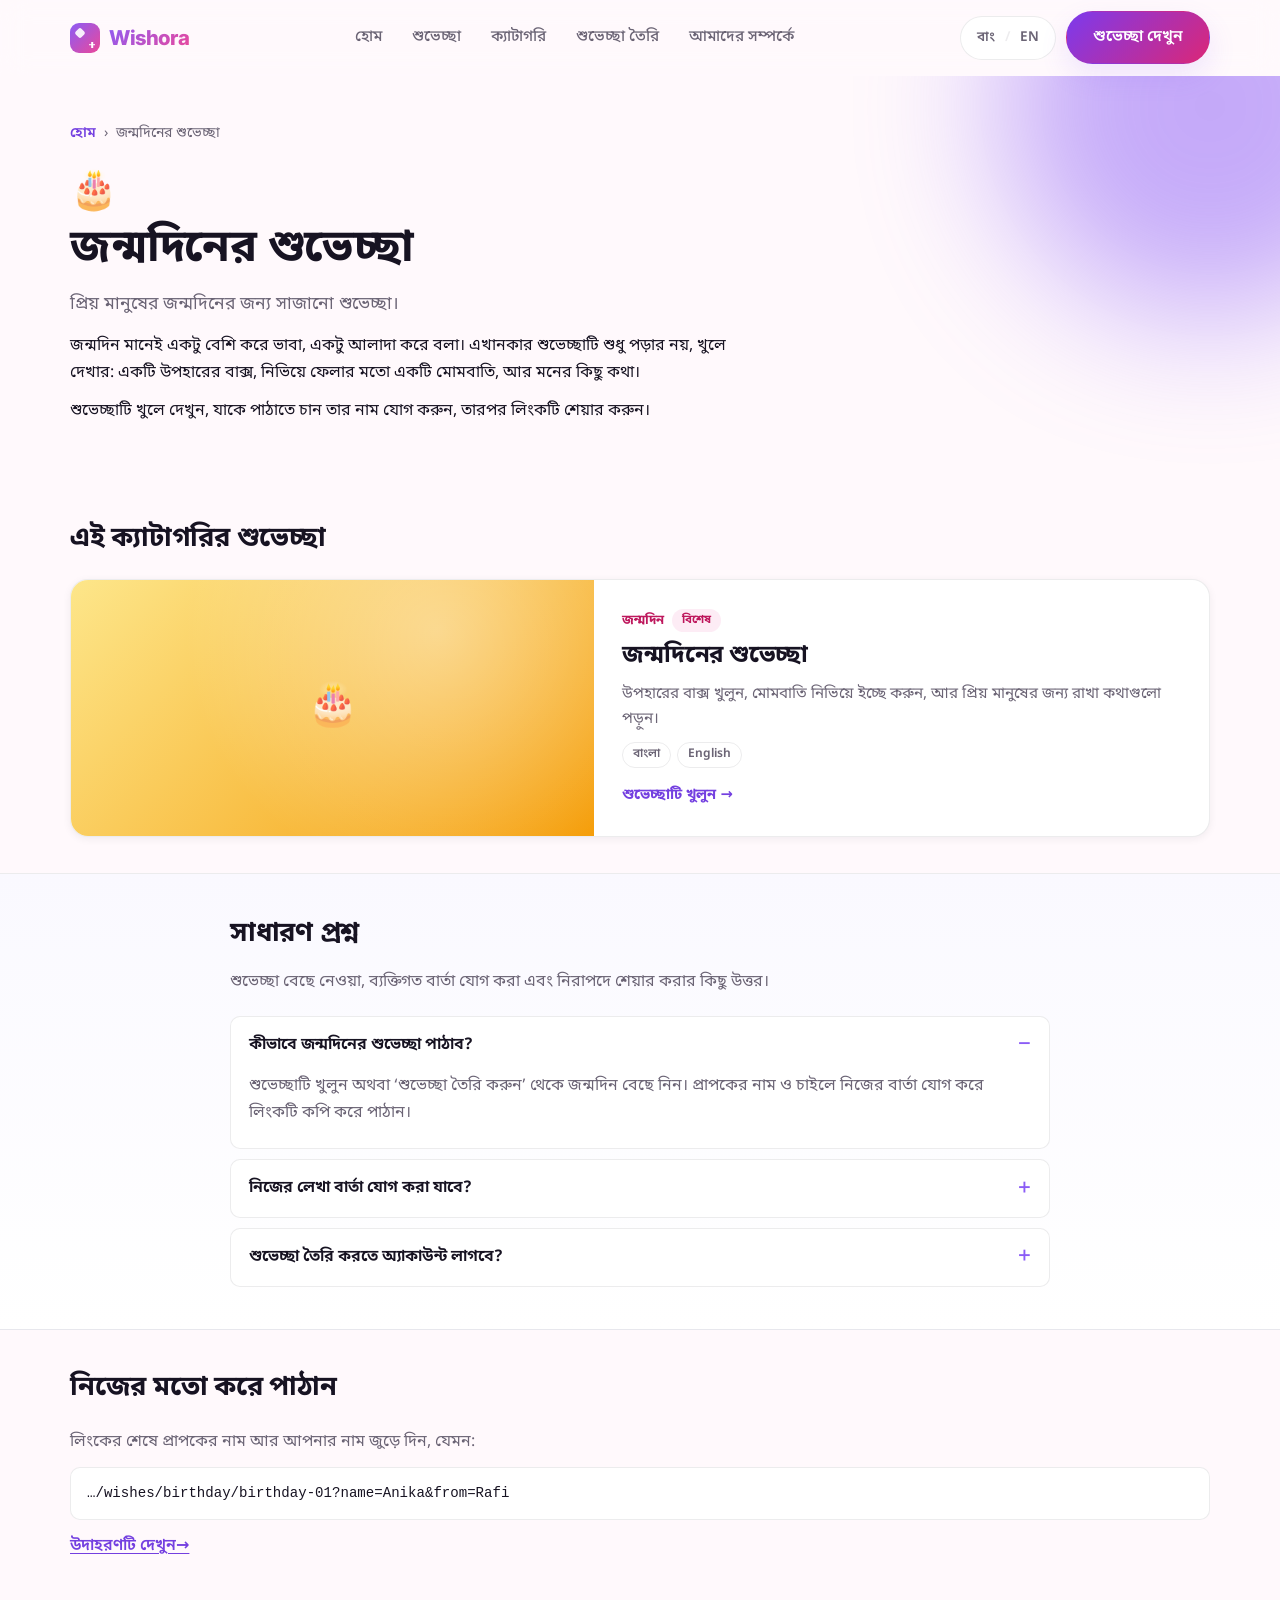
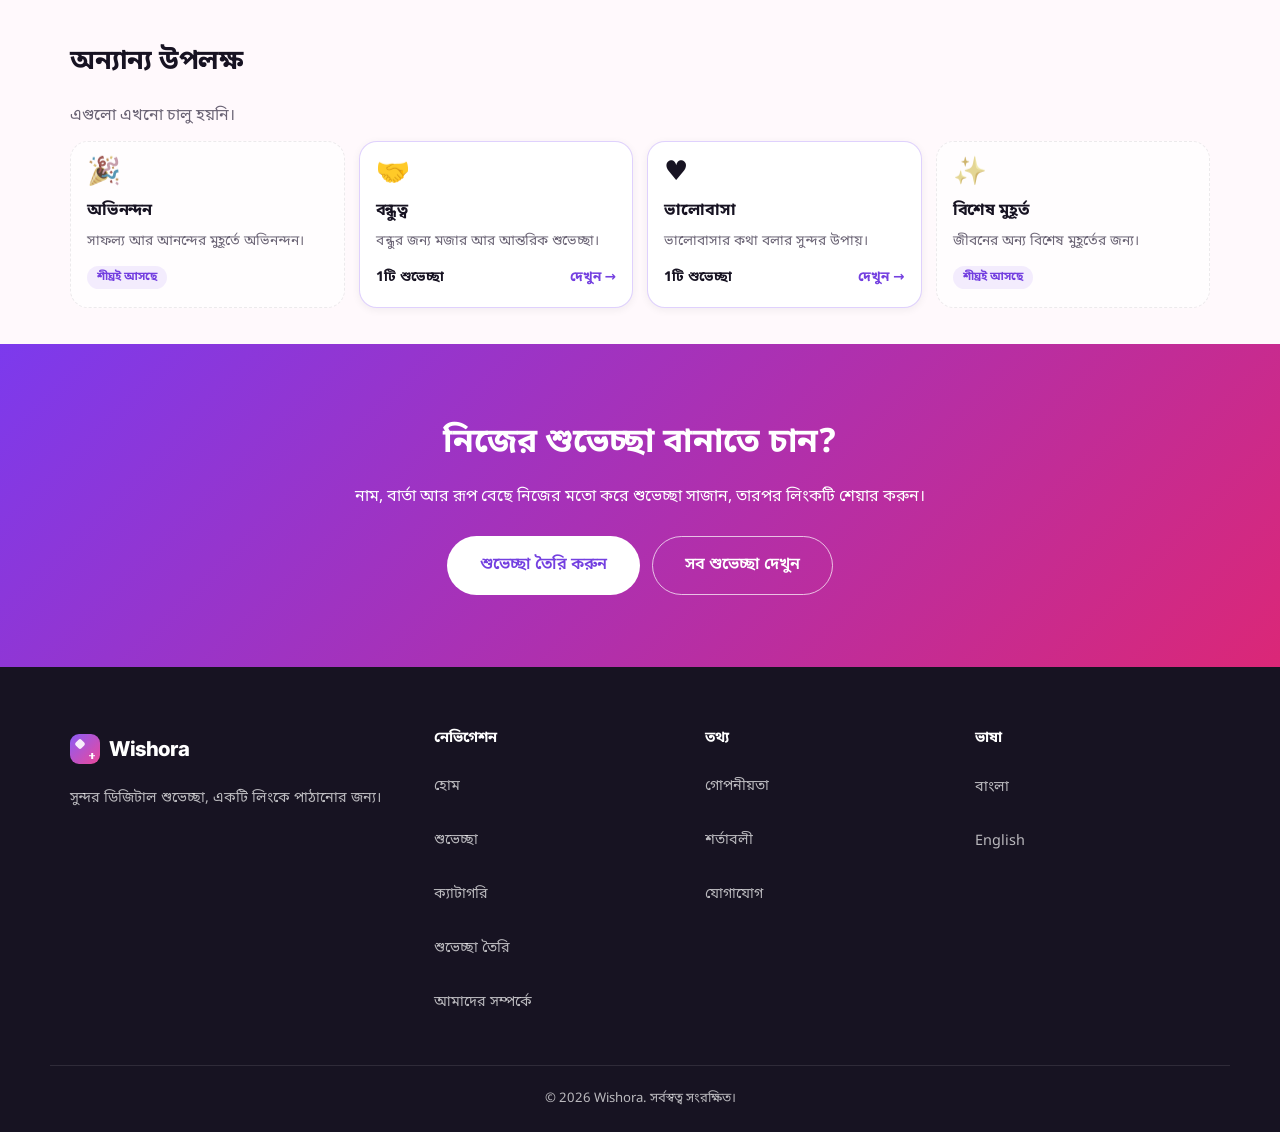
<file: categories/birthday/index.html>
<!DOCTYPE html>
<html lang="bn">
<head>
<meta charset="UTF-8">
<meta name="viewport" content="width=device-width, initial-scale=1.0">
<title>জন্মদিনের শুভেচ্ছা | Birthday Wishes — Wishora</title>
<meta name="description" content="Birthday wishes you can open, personalise with a name and share with one link. · জন্মদিনের শুভেচ্ছা: খুলে দেখুন, নাম যোগ করুন, একটি লিংকে শেয়ার করুন।">
<meta name="theme-color" content="#8B5CF6">
<link rel="canonical" href="https://SITE_URL_PLACEHOLDER/categories/birthday/">
<link rel="icon" href="/assets/icons/favicon.svg" type="image/svg+xml">

<meta property="og:title" content="জন্মদিনের শুভেচ্ছা | Birthday Wishes — Wishora">
<meta property="og:description" content="Birthday wishes you can open, personalise with a name and share with one link. · জন্মদিনের শুভেচ্ছা: খুলে দেখুন, নাম যোগ করুন, একটি লিংকে শেয়ার করুন।">
<meta property="og:type" content="website">
<meta property="og:url" content="https://SITE_URL_PLACEHOLDER/categories/birthday/">
<meta property="og:site_name" content="Wishora">
<meta property="og:image" content="https://SITE_URL_PLACEHOLDER/assets/images/og-default.png">
<meta property="og:image:width" content="1200">
<meta property="og:image:height" content="630">
<meta property="og:image:alt" content="Wishora — beautiful digital wishes">

<meta name="twitter:card" content="summary_large_image">
<meta name="twitter:title" content="জন্মদিনের শুভেচ্ছা | Birthday Wishes — Wishora">
<meta name="twitter:description" content="Birthday wishes you can open, personalise with a name and share with one link. · জন্মদিনের শুভেচ্ছা: খুলে দেখুন, নাম যোগ করুন, একটি লিংকে শেয়ার করুন।">
<meta name="twitter:image" content="https://SITE_URL_PLACEHOLDER/assets/images/og-default.png">

<!-- Sets the .js class and the saved language before first paint (no flash). -->
<script>document.documentElement.classList.add("js");try{var l=localStorage.getItem("wishora_lang");if(l==="bn"||l==="en")document.documentElement.lang=l}catch(e){}</script>

<link rel="preconnect" href="https://fonts.googleapis.com">
<link rel="preconnect" href="https://fonts.gstatic.com" crossorigin>
<link rel="stylesheet" href="https://fonts.googleapis.com/css2?family=Inter:wght@400;500;600;700;800&family=Noto+Sans+Bengali:wght@400;500;600;700&display=swap" media="print" onload="this.media='all'">
<noscript><link rel="stylesheet" href="https://fonts.googleapis.com/css2?family=Inter:wght@400;500;600;700;800&family=Noto+Sans+Bengali:wght@400;500;600;700&display=swap"></noscript>
<link rel="stylesheet" href="/css/style.css">
<script type="application/ld+json">{"@context":"https://schema.org","@graph":[{"@type":"WebSite","@id":"https://SITE_URL_PLACEHOLDER/#website","url":"https://SITE_URL_PLACEHOLDER/","name":"Wishora","inLanguage":["bn","en"]},{"@type":"CollectionPage","@id":"https://SITE_URL_PLACEHOLDER/categories/birthday/#webpage","url":"https://SITE_URL_PLACEHOLDER/categories/birthday/","name":"Birthday Wishes","description":"Birthday wishes you can open, personalise with a name and share with one link.","isPartOf":{"@id":"https://SITE_URL_PLACEHOLDER/#website"},"inLanguage":["bn","en"],"breadcrumb":{"@id":"https://SITE_URL_PLACEHOLDER/categories/birthday/#breadcrumb"}},{"@type":"BreadcrumbList","itemListElement":[{"@type":"ListItem","position":1,"name":"Home","item":"https://SITE_URL_PLACEHOLDER/"},{"@type":"ListItem","position":2,"name":"Birthday Wishes","item":"https://SITE_URL_PLACEHOLDER/categories/birthday/"}],"@id":"https://SITE_URL_PLACEHOLDER/categories/birthday/#breadcrumb"},{"@type":"FAQPage","@id":"https://SITE_URL_PLACEHOLDER/categories/birthday/#faq","url":"https://SITE_URL_PLACEHOLDER/categories/birthday/#category-faq-title","name":"Birthday Wishes — Frequently asked questions","mainEntity":[{"@type":"Question","name":"How do I send a birthday wish?","acceptedAnswer":{"@type":"Answer","text":"Open the birthday wish or choose Birthday in Create a Wish. Add the recipient’s name and an optional message, then copy and send the link."}},{"@type":"Question","name":"Can I add my own message?","acceptedAnswer":{"@type":"Answer","text":"Yes. A message you enter in the Creator is included in the shareable link so the recipient can read it. Avoid sensitive information."}},{"@type":"Question","name":"Do I need an account?","acceptedAnswer":{"@type":"Answer","text":"No. You can personalise and share a Wishora greeting without an account or sign-up."}}]}]}</script>
</head>
<!-- GENERATED by `node scripts/build.mjs` from data/*.js — do not edit by hand. -->
<body class="page-category">
<a href="#main-content" class="skip-link"><span data-l="bn" lang="bn">মূল বিষয়বস্তুতে যান</span><span data-l="en" lang="en">Skip to main content</span></a>
<header class="site-header" id="siteHeader">
  <div class="header-inner container">
    <a href="/" class="brand" aria-label="Wishora হোম" data-aria-bn="Wishora হোম" data-aria-en="Wishora home">
      <span class="brand-mark" aria-hidden="true"><span class="brand-spark"></span></span>
      <span class="brand-name">Wishora</span>
    </a>
    <nav class="main-nav" id="mainNav" aria-label="প্রধান মেনু" data-aria-bn="প্রধান মেনু" data-aria-en="Main menu">
      <ul>
        <li><a href="/" class="nav-link"><span data-l="bn" lang="bn">হোম</span><span data-l="en" lang="en">Home</span></a></li>
        <li><a href="/#explore" class="nav-link"><span data-l="bn" lang="bn">শুভেচ্ছা</span><span data-l="en" lang="en">Wishes</span></a></li>
        <li><a href="/#categories" class="nav-link" aria-current="page"><span data-l="bn" lang="bn">ক্যাটাগরি</span><span data-l="en" lang="en">Categories</span></a></li>
        <li><a href="/create/" class="nav-link"><span data-l="bn" lang="bn">শুভেচ্ছা তৈরি</span><span data-l="en" lang="en">Create</span></a></li>
        <li><a href="/about/" class="nav-link"><span data-l="bn" lang="bn">আমাদের সম্পর্কে</span><span data-l="en" lang="en">About</span></a></li>
      </ul>
    </nav>
    <div class="header-actions">
      <button type="button" class="lang-toggle" id="langToggle" aria-label="ভাষা পরিবর্তন করুন" data-aria-bn="ভাষা পরিবর্তন করুন" data-aria-en="Change language" aria-pressed="false">
        <span class="lang-option" data-lang="bn" lang="bn">বাং</span>
        <span class="lang-divider" aria-hidden="true">/</span>
        <span class="lang-option" data-lang="en" lang="en">EN</span>
      </button>
      <a href="/#explore" class="btn btn-primary btn-header"><span data-l="bn" lang="bn">শুভেচ্ছা দেখুন</span><span data-l="en" lang="en">Explore Wishes</span></a>
      <button type="button" class="menu-toggle" id="menuToggle" aria-label="মেনু খুলুন" data-aria-bn="মেনু খুলুন" data-aria-en="Open menu" data-aria-close-bn="মেনু বন্ধ করুন" data-aria-close-en="Close menu" aria-expanded="false" aria-controls="mobileMenu">
        <span class="menu-line"></span><span class="menu-line"></span><span class="menu-line"></span>
      </button>
    </div>
  </div>
  <div class="mobile-menu" id="mobileMenu" aria-hidden="true">
    <nav aria-label="মোবাইল মেনু" data-aria-bn="মোবাইল মেনু" data-aria-en="Mobile menu">
      <ul>
        <li><a href="/" class="mobile-nav-link"><span data-l="bn" lang="bn">হোম</span><span data-l="en" lang="en">Home</span></a></li>
        <li><a href="/#explore" class="mobile-nav-link"><span data-l="bn" lang="bn">শুভেচ্ছা</span><span data-l="en" lang="en">Wishes</span></a></li>
        <li><a href="/#categories" class="mobile-nav-link" aria-current="page"><span data-l="bn" lang="bn">ক্যাটাগরি</span><span data-l="en" lang="en">Categories</span></a></li>
        <li><a href="/create/" class="mobile-nav-link"><span data-l="bn" lang="bn">শুভেচ্ছা তৈরি</span><span data-l="en" lang="en">Create</span></a></li>
        <li><a href="/about/" class="mobile-nav-link"><span data-l="bn" lang="bn">আমাদের সম্পর্কে</span><span data-l="en" lang="en">About</span></a></li>
      </ul>
    </nav>
    <a href="/#explore" class="btn btn-primary mobile-cta"><span data-l="bn" lang="bn">শুভেচ্ছা দেখুন</span><span data-l="en" lang="en">Explore Wishes</span></a>
  </div>
</header>
<main id="main-content">
  <section class="page-hero">
    <div class="hero-glow hero-glow-a" aria-hidden="true"></div>
    <div class="container">
      <nav class="breadcrumb" aria-label="পথ" data-aria-bn="পথ" data-aria-en="Breadcrumb"><ol><li><a href="/"><span data-l="bn" lang="bn">হোম</span><span data-l="en" lang="en">Home</span></a></li><li aria-current="page"><span data-l="bn" lang="bn">জন্মদিনের শুভেচ্ছা</span><span data-l="en" lang="en">Birthday Wishes</span></li></ol></nav>
      <p class="page-icon" aria-hidden="true">🎂</p>
      <h1 class="page-title"><span data-l="bn" lang="bn">জন্মদিনের শুভেচ্ছা</span><span data-l="en" lang="en">Birthday Wishes</span></h1>
      <p class="page-lead"><span data-l="bn" lang="bn">প্রিয় মানুষের জন্মদিনের জন্য সাজানো শুভেচ্ছা।</span><span data-l="en" lang="en">Wishes made for someone&#39;s birthday.</span></p>
      <div class="page-intro">
        <p data-l="bn" lang="bn">জন্মদিন মানেই একটু বেশি করে ভাবা, একটু আলাদা করে বলা। এখানকার শুভেচ্ছাটি শুধু পড়ার নয়, খুলে দেখার: একটি উপহারের বাক্স, নিভিয়ে ফেলার মতো একটি মোমবাতি, আর মনের কিছু কথা।</p>
        <p data-l="bn" lang="bn">শুভেচ্ছাটি খুলে দেখুন, যাকে পাঠাতে চান তার নাম যোগ করুন, তারপর লিংকটি শেয়ার করুন।</p>
        <p data-l="en" lang="en">A birthday deserves a little extra thought. The wish here isn&#39;t just read, it&#39;s opened: a gift box, a candle to blow out, and some warm words.</p>
        <p data-l="en" lang="en">Open the wish, add the name of the person you&#39;re sending it to, then share the link.</p>
      </div>
    </div>
  </section>

  <section class="cat-wishes" aria-labelledby="wishes-title">
    <div class="container">
      <h2 class="block-title" id="wishes-title"><span data-l="bn" lang="bn">এই ক্যাটাগরির শুভেচ্ছা</span><span data-l="en" lang="en">Wishes in this category</span></h2>
      <ul class="wish-grid">
<li class="wish-item is-featured-item" data-wish data-category="birthday" data-search="জন্মদিনের শুভেচ্ছা birthday wishes উপহারের বাক্স খুলুন, মোমবাতি নিভিয়ে ইচ্ছে করুন, আর প্রিয় মানুষের জন্য রাখা কথাগুলো পড়ুন। open the gift, blow out the candle and read the words kept for someone special. জন্মদিন birthday শুভ জন্মদিন হ্যাপি বার্থডে কেক মোমবাতি happy birthday bday cake candle gift শুভ জন্মদিন উপহার মোমবাতি কেক happy birthday gift candle cake surprise">
  <article class="wish-card is-featured">
    <div class="wish-thumb thumb-birthday" aria-hidden="true"><span class="wish-thumb-icon">🎂</span></div>
    <div class="wish-body">
      <p class="wish-meta"><a class="wish-cat" href="/categories/birthday/"><span data-l="bn" lang="bn">জন্মদিন</span><span data-l="en" lang="en">Birthday</span></a> <span class="featured-tag"><span data-l="bn" lang="bn">বিশেষ</span><span data-l="en" lang="en">Featured</span></span></p>
      <h3 class="wish-title"><a class="wish-link" href="/wishes/birthday/birthday-01"><span data-l="bn" lang="bn">জন্মদিনের শুভেচ্ছা</span><span data-l="en" lang="en">Birthday Wishes</span></a></h3>
      <p class="wish-desc"><span data-l="bn" lang="bn">উপহারের বাক্স খুলুন, মোমবাতি নিভিয়ে ইচ্ছে করুন, আর প্রিয় মানুষের জন্য রাখা কথাগুলো পড়ুন।</span><span data-l="en" lang="en">Open the gift, blow out the candle and read the words kept for someone special.</span></p>
      <ul class="lang-chips" aria-label="ভাষা" data-aria-bn="ভাষা" data-aria-en="Languages"><li lang="bn">বাংলা</li><li lang="en">English</li></ul>
      <span class="wish-open" aria-hidden="true"><span data-l="bn" lang="bn">শুভেচ্ছাটি খুলুন</span><span data-l="en" lang="en">Open wish</span> →</span>
    </div>
  </article>
</li>
      </ul>
    </div>
  </section>

  <section class="category-faq" aria-labelledby="category-faq-title">
    <div class="container category-faq-inner">
      <h2 class="block-title" id="category-faq-title"><span data-l="bn" lang="bn">সাধারণ প্রশ্ন</span><span data-l="en" lang="en">Frequently asked questions</span></h2>
      <p class="category-faq-intro"><span data-l="bn" lang="bn">শুভেচ্ছা বেছে নেওয়া, ব্যক্তিগত বার্তা যোগ করা এবং নিরাপদে শেয়ার করার কিছু উত্তর।</span><span data-l="en" lang="en">A few practical answers about choosing a wish, adding a message and sharing it thoughtfully.</span></p>
      <div class="faq-list">
        <details class="faq-item" open>
          <summary><span data-l="bn" lang="bn">কীভাবে জন্মদিনের শুভেচ্ছা পাঠাব?</span><span data-l="en" lang="en">How do I send a birthday wish?</span></summary>
          <div class="faq-answer"><p data-l="bn" lang="bn">শুভেচ্ছাটি খুলুন অথবা ‘শুভেচ্ছা তৈরি করুন’ থেকে জন্মদিন বেছে নিন। প্রাপকের নাম ও চাইলে নিজের বার্তা যোগ করে লিংকটি কপি করে পাঠান।</p><p data-l="en" lang="en">Open the birthday wish or choose Birthday in Create a Wish. Add the recipient’s name and an optional message, then copy and send the link.</p></div>
        </details>
        <details class="faq-item">
          <summary><span data-l="bn" lang="bn">নিজের লেখা বার্তা যোগ করা যাবে?</span><span data-l="en" lang="en">Can I add my own message?</span></summary>
          <div class="faq-answer"><p data-l="bn" lang="bn">হ্যাঁ। Creator-এ নিজের বার্তা লিখলে সেটি শেয়ার করা লিংকে থাকবে এবং প্রাপক সেটি পড়তে পারবেন। সংবেদনশীল তথ্য লিখবেন না।</p><p data-l="en" lang="en">Yes. A message you enter in the Creator is included in the shareable link so the recipient can read it. Avoid sensitive information.</p></div>
        </details>
        <details class="faq-item">
          <summary><span data-l="bn" lang="bn">শুভেচ্ছা তৈরি করতে অ্যাকাউন্ট লাগবে?</span><span data-l="en" lang="en">Do I need an account?</span></summary>
          <div class="faq-answer"><p data-l="bn" lang="bn">না। Wishora-তে অ্যাকাউন্ট বা সাইন-আপ ছাড়াই শুভেচ্ছা সাজিয়ে শেয়ার করা যায়।</p><p data-l="en" lang="en">No. You can personalise and share a Wishora greeting without an account or sign-up.</p></div>
        </details>
      </div>
    </div>
  </section>


  <section class="howto" aria-labelledby="howto-title">
    <div class="container">
      <h2 class="block-title" id="howto-title"><span data-l="bn" lang="bn">নিজের মতো করে পাঠান</span><span data-l="en" lang="en">Make it personal</span></h2>
      <p class="howto-text"><span data-l="bn" lang="bn">লিংকের শেষে প্রাপকের নাম আর আপনার নাম জুড়ে দিন, যেমন:</span><span data-l="en" lang="en">Add the recipient&#39;s name and your own name to the end of the link, like this:</span></p>
      <p class="howto-code"><code>…/wishes/birthday/birthday-01?name=Anika&amp;from=Rafi</code></p>
      <p><a class="text-link" href="/wishes/birthday/birthday-01?name=Anika&amp;from=Rafi"><span data-l="bn" lang="bn">উদাহরণটি দেখুন</span><span data-l="en" lang="en">See this example</span> →</a></p>
    </div>
  </section>

  <div class="ad-slot" data-ad-slot="AD_SLOT_CONTENT" hidden aria-hidden="true"></div>

  <section class="other" aria-labelledby="other-title">
    <div class="container">
      <h2 class="block-title" id="other-title"><span data-l="bn" lang="bn">অন্যান্য উপলক্ষ</span><span data-l="en" lang="en">Other occasions</span></h2>
      <p class="howto-text"><span data-l="bn" lang="bn">এগুলো এখনো চালু হয়নি।</span><span data-l="en" lang="en">These aren&#39;t available yet.</span></p>
      <ul class="cat-grid">
<li data-soon data-search="অভিনন্দন congratulations সাফল্য অভিনন্দন congrats success achievement"><article class="cat-card is-soon">
  <span class="cat-icon" aria-hidden="true">🎉</span>
  <h3 class="cat-name"><span data-l="bn" lang="bn">অভিনন্দন</span><span data-l="en" lang="en">Congratulations</span></h3>
  <p class="cat-desc"><span data-l="bn" lang="bn">সাফল্য আর আনন্দের মুহূর্তে অভিনন্দন।</span><span data-l="en" lang="en">Cheer someone&#39;s big moments and success.</span></p>
  <p class="cat-meta"><span class="soon-tag"><span data-l="bn" lang="bn">শীঘ্রই আসছে</span><span data-l="en" lang="en">Coming soon</span></span></p>
</article></li>
<li><article class="cat-card is-live">
  <span class="cat-icon" aria-hidden="true">🤝</span>
  <h3 class="cat-name"><a class="cat-link" href="/categories/friendship/"><span data-l="bn" lang="bn">বন্ধুত্ব</span><span data-l="en" lang="en">Friendship</span></a></h3>
  <p class="cat-desc"><span data-l="bn" lang="bn">বন্ধুর জন্য মজার আর আন্তরিক শুভেচ্ছা।</span><span data-l="en" lang="en">Warm, friendly wishes for your friends.</span></p>
  <p class="cat-meta"><span class="cat-count"><span data-l="bn" lang="bn">1টি শুভেচ্ছা</span><span data-l="en" lang="en">1 wish</span></span><span class="cat-go" aria-hidden="true"><span data-l="bn" lang="bn">দেখুন</span><span data-l="en" lang="en">View</span> →</span></p>
</article></li>
<li><article class="cat-card is-live">
  <span class="cat-icon" aria-hidden="true">♥</span>
  <h3 class="cat-name"><a class="cat-link" href="/categories/love/"><span data-l="bn" lang="bn">ভালোবাসা</span><span data-l="en" lang="en">Love</span></a></h3>
  <p class="cat-desc"><span data-l="bn" lang="bn">ভালোবাসার কথা বলার সুন্দর উপায়।</span><span data-l="en" lang="en">A lovely way to say what you feel.</span></p>
  <p class="cat-meta"><span class="cat-count"><span data-l="bn" lang="bn">1টি শুভেচ্ছা</span><span data-l="en" lang="en">1 wish</span></span><span class="cat-go" aria-hidden="true"><span data-l="bn" lang="bn">দেখুন</span><span data-l="en" lang="en">View</span> →</span></p>
</article></li>
<li data-soon data-search="বিশেষ মুহূর্ত special moments উদযাপন celebration milestone"><article class="cat-card is-soon">
  <span class="cat-icon" aria-hidden="true">✨</span>
  <h3 class="cat-name"><span data-l="bn" lang="bn">বিশেষ মুহূর্ত</span><span data-l="en" lang="en">Special Moments</span></h3>
  <p class="cat-desc"><span data-l="bn" lang="bn">জীবনের অন্য বিশেষ মুহূর্তের জন্য।</span><span data-l="en" lang="en">For other moments worth celebrating.</span></p>
  <p class="cat-meta"><span class="soon-tag"><span data-l="bn" lang="bn">শীঘ্রই আসছে</span><span data-l="en" lang="en">Coming soon</span></span></p>
</article></li>
      </ul>
    </div>
  </section>

  <section class="final-cta" aria-labelledby="cta-title">
    <div class="container final-cta-inner">
      <h2 id="cta-title"><span data-l="bn" lang="bn">নিজের শুভেচ্ছা বানাতে চান?</span><span data-l="en" lang="en">Want to make your own?</span></h2>
      <p><span data-l="bn" lang="bn">নাম, বার্তা আর রূপ বেছে নিজের মতো করে শুভেচ্ছা সাজান, তারপর লিংকটি শেয়ার করুন।</span><span data-l="en" lang="en">Choose a name, a message and a look, then share the link.</span></p>
      <div class="cta-row">
        <a href="/create/?category=birthday" class="btn btn-light btn-large"><span data-l="bn" lang="bn">শুভেচ্ছা তৈরি করুন</span><span data-l="en" lang="en">Create a Wish</span></a>
        <a href="/#explore" class="btn btn-ghost-light btn-large"><span data-l="bn" lang="bn">সব শুভেচ্ছা দেখুন</span><span data-l="en" lang="en">See all wishes</span></a>
      </div>
    </div>
  </section>
  <div class="ad-slot" data-ad-slot="AD_SLOT_BOTTOM" hidden aria-hidden="true"></div>
</main>
<footer class="site-footer">
  <div class="container footer-grid">
    <div class="footer-brand">
      <a href="/" class="brand" aria-label="Wishora হোম" data-aria-bn="Wishora হোম" data-aria-en="Wishora home">
        <span class="brand-mark" aria-hidden="true"><span class="brand-spark"></span></span>
        <span class="brand-name">Wishora</span>
      </a>
      <p class="footer-desc"><span data-l="bn" lang="bn">সুন্দর ডিজিটাল শুভেচ্ছা, একটি লিংকে পাঠানোর জন্য।</span><span data-l="en" lang="en">Beautiful digital wishes, ready to send with one link.</span></p>
    </div>
    <nav class="footer-col" aria-label="নেভিগেশন" data-aria-bn="নেভিগেশন" data-aria-en="Navigate">
      <p class="footer-col-title"><span data-l="bn" lang="bn">নেভিগেশন</span><span data-l="en" lang="en">Navigate</span></p>
      <ul>
        <li><a href="/"><span data-l="bn" lang="bn">হোম</span><span data-l="en" lang="en">Home</span></a></li>
        <li><a href="/#explore"><span data-l="bn" lang="bn">শুভেচ্ছা</span><span data-l="en" lang="en">Wishes</span></a></li>
        <li><a href="/#categories"><span data-l="bn" lang="bn">ক্যাটাগরি</span><span data-l="en" lang="en">Categories</span></a></li>
        <li><a href="/create/"><span data-l="bn" lang="bn">শুভেচ্ছা তৈরি</span><span data-l="en" lang="en">Create</span></a></li>
        <li><a href="/about/"><span data-l="bn" lang="bn">আমাদের সম্পর্কে</span><span data-l="en" lang="en">About</span></a></li>
      </ul>
    </nav>
    <nav class="footer-col" aria-label="তথ্য" data-aria-bn="তথ্য" data-aria-en="Information">
      <p class="footer-col-title"><span data-l="bn" lang="bn">তথ্য</span><span data-l="en" lang="en">Information</span></p>
      <ul>
        <li><a href="/privacy/"><span data-l="bn" lang="bn">গোপনীয়তা</span><span data-l="en" lang="en">Privacy</span></a></li>
        <li><a href="/terms/"><span data-l="bn" lang="bn">শর্তাবলী</span><span data-l="en" lang="en">Terms</span></a></li>
        <li><a href="/about/#contact"><span data-l="bn" lang="bn">যোগাযোগ</span><span data-l="en" lang="en">Contact</span></a></li>
      </ul>
    </nav>
    <div class="footer-col">
      <p class="footer-col-title"><span data-l="bn" lang="bn">ভাষা</span><span data-l="en" lang="en">Language</span></p>
      <ul>
        <li><button type="button" class="footer-lang-btn js-only" data-lang="bn" lang="bn">বাংলা</button></li>
        <li><button type="button" class="footer-lang-btn js-only" data-lang="en" lang="en">English</button></li>
      </ul>
    </div>
    <!-- Filled by js/app.js from config/site.js → social. Hidden until set. -->
    <div class="footer-col" id="footerSocialCol" hidden>
      <p class="footer-col-title"><span data-l="bn" lang="bn">সামাজিক মাধ্যম</span><span data-l="en" lang="en">Social</span></p>
      <ul class="footer-social" id="footerSocialList"></ul>
    </div>
  </div>
  <div class="container footer-bottom">
    <p>&copy; 2026 Wishora. <span data-l="bn" lang="bn">সর্বস্বত্ব সংরক্ষিত।</span><span data-l="en" lang="en">All rights reserved.</span></p>
  </div>
</footer>
<script src="/config/site.js" defer></script>

<script src="/js/app.js" defer></script>
</body>
</html>
</file>
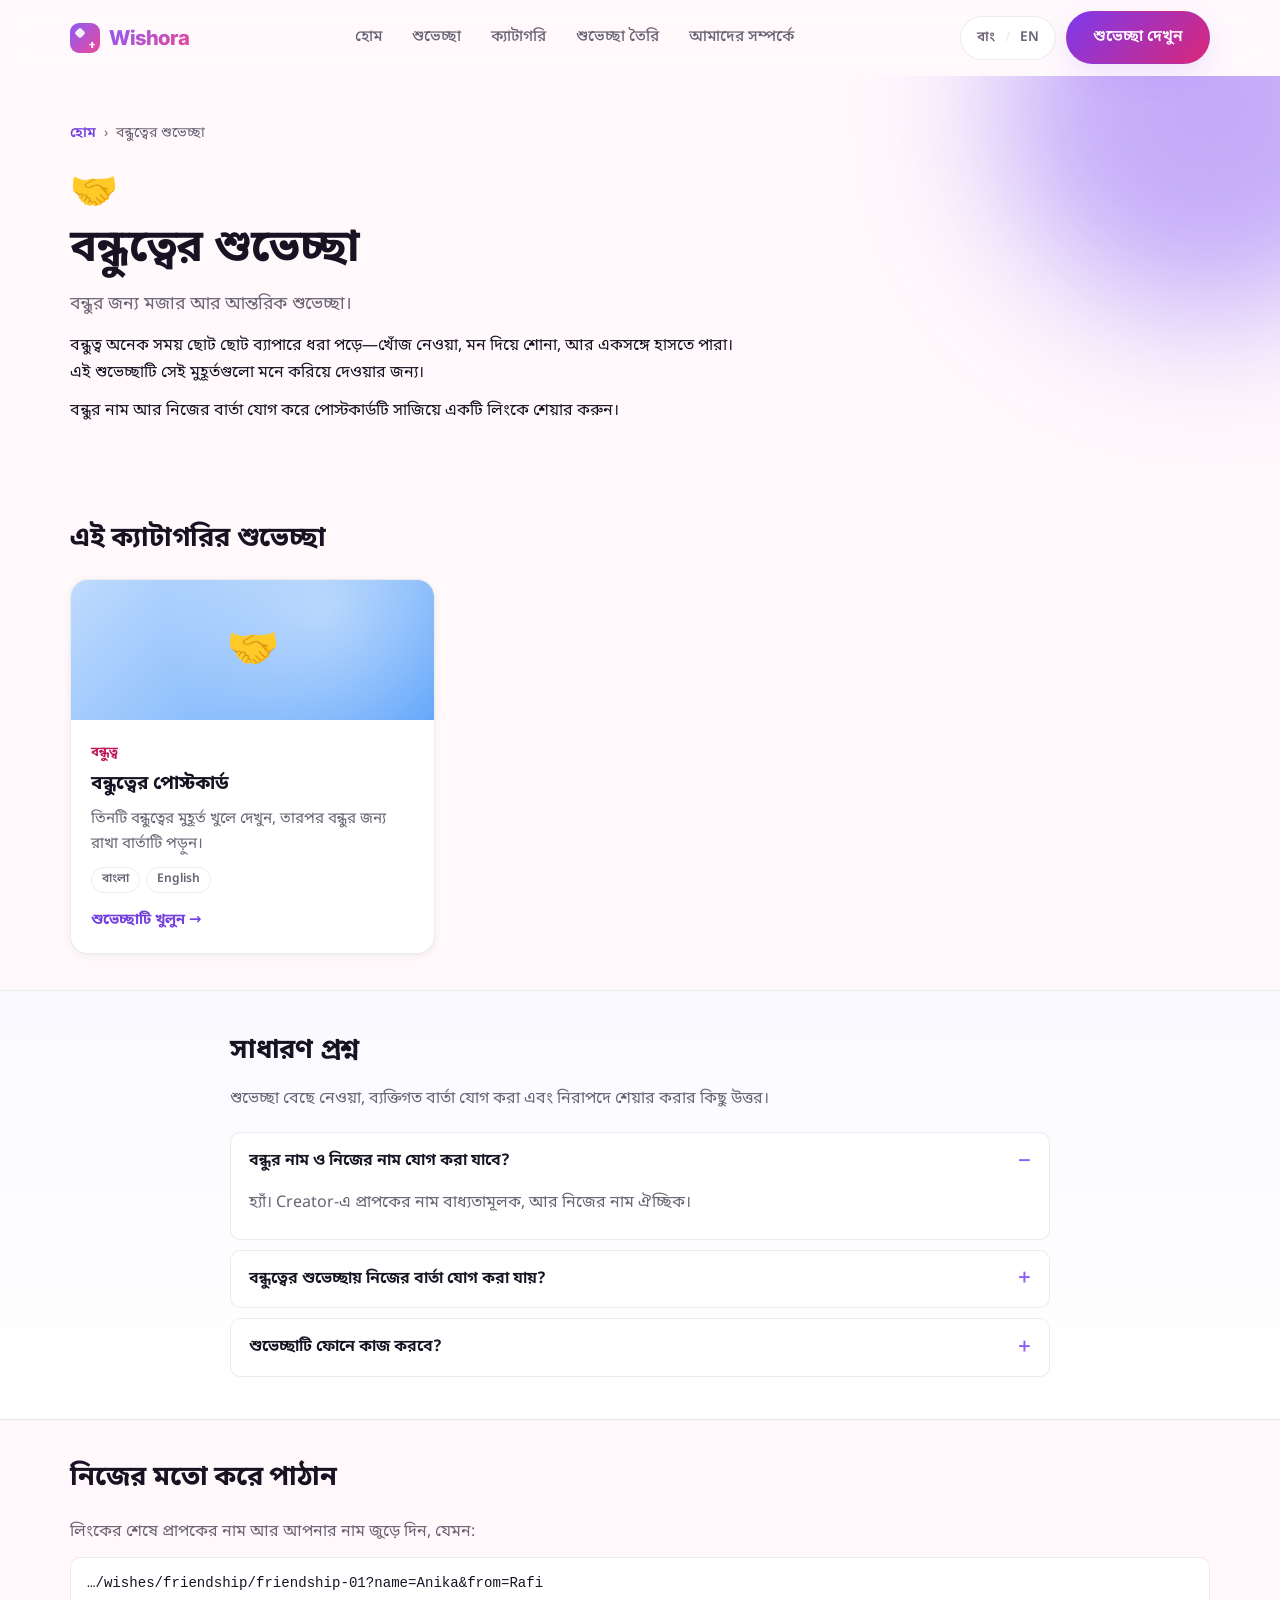
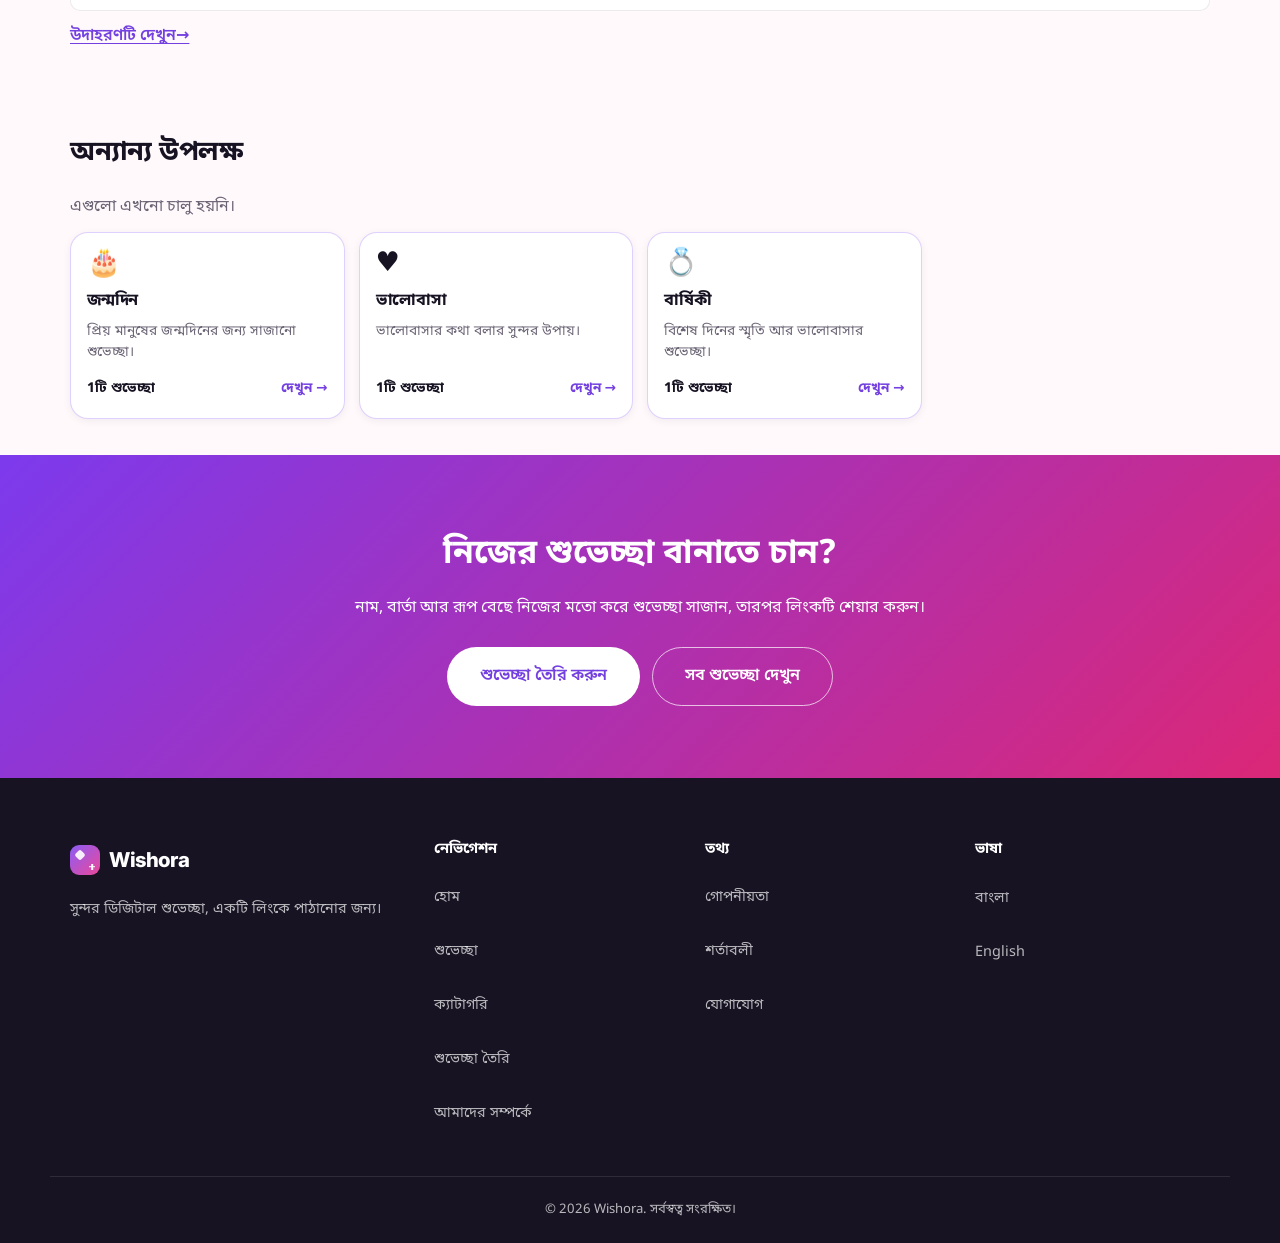
<file: categories/friendship/index.html>
<!DOCTYPE html>
<html lang="bn">
<head>
<meta charset="UTF-8">
<meta name="viewport" content="width=device-width, initial-scale=1.0">
<title>বন্ধুত্বের শুভেচ্ছা | Friendship Wishes — Wishora</title>
<meta name="description" content="An interactive friendship wish: add a name and your own message, then share it with one link. · বন্ধুর জন্য ইন্টারঅ্যাকটিভ শুভেচ্ছা: নাম ও নিজের বার্তা যোগ করে একটি লিংকে শেয়ার করুন।">
<meta name="theme-color" content="#8B5CF6">
<link rel="canonical" href="https://SITE_URL_PLACEHOLDER/categories/friendship/">
<link rel="icon" href="/assets/icons/favicon.svg" type="image/svg+xml">

<meta property="og:title" content="বন্ধুত্বের শুভেচ্ছা | Friendship Wishes — Wishora">
<meta property="og:description" content="An interactive friendship wish: add a name and your own message, then share it with one link. · বন্ধুর জন্য ইন্টারঅ্যাকটিভ শুভেচ্ছা: নাম ও নিজের বার্তা যোগ করে একটি লিংকে শেয়ার করুন।">
<meta property="og:type" content="website">
<meta property="og:url" content="https://SITE_URL_PLACEHOLDER/categories/friendship/">
<meta property="og:site_name" content="Wishora">
<meta property="og:image" content="https://SITE_URL_PLACEHOLDER/assets/images/og-default.png">
<meta property="og:image:width" content="1200">
<meta property="og:image:height" content="630">
<meta property="og:image:alt" content="Wishora — beautiful digital wishes">

<meta name="twitter:card" content="summary_large_image">
<meta name="twitter:title" content="বন্ধুত্বের শুভেচ্ছা | Friendship Wishes — Wishora">
<meta name="twitter:description" content="An interactive friendship wish: add a name and your own message, then share it with one link. · বন্ধুর জন্য ইন্টারঅ্যাকটিভ শুভেচ্ছা: নাম ও নিজের বার্তা যোগ করে একটি লিংকে শেয়ার করুন।">
<meta name="twitter:image" content="https://SITE_URL_PLACEHOLDER/assets/images/og-default.png">

<!-- Sets the .js class and the saved language before first paint (no flash). -->
<script>document.documentElement.classList.add("js");try{var l=localStorage.getItem("wishora_lang");if(l==="bn"||l==="en")document.documentElement.lang=l}catch(e){}</script>

<link rel="preconnect" href="https://fonts.googleapis.com">
<link rel="preconnect" href="https://fonts.gstatic.com" crossorigin>
<link rel="stylesheet" href="https://fonts.googleapis.com/css2?family=Inter:wght@400;500;600;700;800&family=Noto+Sans+Bengali:wght@400;500;600;700&display=swap" media="print" onload="this.media='all'">
<noscript><link rel="stylesheet" href="https://fonts.googleapis.com/css2?family=Inter:wght@400;500;600;700;800&family=Noto+Sans+Bengali:wght@400;500;600;700&display=swap"></noscript>
<link rel="stylesheet" href="/css/style.css">
<script type="application/ld+json">{"@context":"https://schema.org","@graph":[{"@type":"WebSite","@id":"https://SITE_URL_PLACEHOLDER/#website","url":"https://SITE_URL_PLACEHOLDER/","name":"Wishora","inLanguage":["bn","en"]},{"@type":"CollectionPage","@id":"https://SITE_URL_PLACEHOLDER/categories/friendship/#webpage","url":"https://SITE_URL_PLACEHOLDER/categories/friendship/","name":"Friendship Wishes","description":"An interactive friendship wish: add a name and your own message, then share it with one link.","isPartOf":{"@id":"https://SITE_URL_PLACEHOLDER/#website"},"inLanguage":["bn","en"],"breadcrumb":{"@id":"https://SITE_URL_PLACEHOLDER/categories/friendship/#breadcrumb"}},{"@type":"BreadcrumbList","itemListElement":[{"@type":"ListItem","position":1,"name":"Home","item":"https://SITE_URL_PLACEHOLDER/"},{"@type":"ListItem","position":2,"name":"Friendship Wishes","item":"https://SITE_URL_PLACEHOLDER/categories/friendship/"}],"@id":"https://SITE_URL_PLACEHOLDER/categories/friendship/#breadcrumb"},{"@type":"FAQPage","@id":"https://SITE_URL_PLACEHOLDER/categories/friendship/#faq","url":"https://SITE_URL_PLACEHOLDER/categories/friendship/#category-faq-title","name":"Friendship Wishes — Frequently asked questions","mainEntity":[{"@type":"Question","name":"Can I add my friend’s name and my own name?","acceptedAnswer":{"@type":"Answer","text":"Yes. The recipient’s name is required in the Creator, while your own name is optional."}},{"@type":"Question","name":"Can I add a personal message to the friendship wish?","acceptedAnswer":{"@type":"Answer","text":"Yes. Add your message to the postcard. It becomes part of the link, so do not include private or sensitive details."}},{"@type":"Question","name":"Will the wish work on a phone?","acceptedAnswer":{"@type":"Answer","text":"The page is designed for small screens, though the experience can vary on older browsers or unusual devices."}}]}]}</script>
</head>
<!-- GENERATED by `node scripts/build.mjs` from data/*.js — do not edit by hand. -->
<body class="page-category">
<a href="#main-content" class="skip-link"><span data-l="bn" lang="bn">মূল বিষয়বস্তুতে যান</span><span data-l="en" lang="en">Skip to main content</span></a>
<header class="site-header" id="siteHeader">
  <div class="header-inner container">
    <a href="/" class="brand" aria-label="Wishora হোম" data-aria-bn="Wishora হোম" data-aria-en="Wishora home">
      <span class="brand-mark" aria-hidden="true"><span class="brand-spark"></span></span>
      <span class="brand-name">Wishora</span>
    </a>
    <nav class="main-nav" id="mainNav" aria-label="প্রধান মেনু" data-aria-bn="প্রধান মেনু" data-aria-en="Main menu">
      <ul>
        <li><a href="/" class="nav-link"><span data-l="bn" lang="bn">হোম</span><span data-l="en" lang="en">Home</span></a></li>
        <li><a href="/#explore" class="nav-link"><span data-l="bn" lang="bn">শুভেচ্ছা</span><span data-l="en" lang="en">Wishes</span></a></li>
        <li><a href="/#categories" class="nav-link" aria-current="page"><span data-l="bn" lang="bn">ক্যাটাগরি</span><span data-l="en" lang="en">Categories</span></a></li>
        <li><a href="/create/" class="nav-link"><span data-l="bn" lang="bn">শুভেচ্ছা তৈরি</span><span data-l="en" lang="en">Create</span></a></li>
        <li><a href="/about/" class="nav-link"><span data-l="bn" lang="bn">আমাদের সম্পর্কে</span><span data-l="en" lang="en">About</span></a></li>
      </ul>
    </nav>
    <div class="header-actions">
      <button type="button" class="lang-toggle" id="langToggle" aria-label="ভাষা পরিবর্তন করুন" data-aria-bn="ভাষা পরিবর্তন করুন" data-aria-en="Change language" aria-pressed="false">
        <span class="lang-option" data-lang="bn" lang="bn">বাং</span>
        <span class="lang-divider" aria-hidden="true">/</span>
        <span class="lang-option" data-lang="en" lang="en">EN</span>
      </button>
      <a href="/#explore" class="btn btn-primary btn-header"><span data-l="bn" lang="bn">শুভেচ্ছা দেখুন</span><span data-l="en" lang="en">Explore Wishes</span></a>
      <button type="button" class="menu-toggle" id="menuToggle" aria-label="মেনু খুলুন" data-aria-bn="মেনু খুলুন" data-aria-en="Open menu" data-aria-close-bn="মেনু বন্ধ করুন" data-aria-close-en="Close menu" aria-expanded="false" aria-controls="mobileMenu">
        <span class="menu-line"></span><span class="menu-line"></span><span class="menu-line"></span>
      </button>
    </div>
  </div>
  <div class="mobile-menu" id="mobileMenu" aria-hidden="true">
    <nav aria-label="মোবাইল মেনু" data-aria-bn="মোবাইল মেনু" data-aria-en="Mobile menu">
      <ul>
        <li><a href="/" class="mobile-nav-link"><span data-l="bn" lang="bn">হোম</span><span data-l="en" lang="en">Home</span></a></li>
        <li><a href="/#explore" class="mobile-nav-link"><span data-l="bn" lang="bn">শুভেচ্ছা</span><span data-l="en" lang="en">Wishes</span></a></li>
        <li><a href="/#categories" class="mobile-nav-link" aria-current="page"><span data-l="bn" lang="bn">ক্যাটাগরি</span><span data-l="en" lang="en">Categories</span></a></li>
        <li><a href="/create/" class="mobile-nav-link"><span data-l="bn" lang="bn">শুভেচ্ছা তৈরি</span><span data-l="en" lang="en">Create</span></a></li>
        <li><a href="/about/" class="mobile-nav-link"><span data-l="bn" lang="bn">আমাদের সম্পর্কে</span><span data-l="en" lang="en">About</span></a></li>
      </ul>
    </nav>
    <a href="/#explore" class="btn btn-primary mobile-cta"><span data-l="bn" lang="bn">শুভেচ্ছা দেখুন</span><span data-l="en" lang="en">Explore Wishes</span></a>
  </div>
</header>
<main id="main-content">
  <section class="page-hero">
    <div class="hero-glow hero-glow-a" aria-hidden="true"></div>
    <div class="container">
      <nav class="breadcrumb" aria-label="পথ" data-aria-bn="পথ" data-aria-en="Breadcrumb"><ol><li><a href="/"><span data-l="bn" lang="bn">হোম</span><span data-l="en" lang="en">Home</span></a></li><li aria-current="page"><span data-l="bn" lang="bn">বন্ধুত্বের শুভেচ্ছা</span><span data-l="en" lang="en">Friendship Wishes</span></li></ol></nav>
      <p class="page-icon" aria-hidden="true">🤝</p>
      <h1 class="page-title"><span data-l="bn" lang="bn">বন্ধুত্বের শুভেচ্ছা</span><span data-l="en" lang="en">Friendship Wishes</span></h1>
      <p class="page-lead"><span data-l="bn" lang="bn">বন্ধুর জন্য মজার আর আন্তরিক শুভেচ্ছা।</span><span data-l="en" lang="en">Warm, friendly wishes for your friends.</span></p>
      <div class="page-intro">
        <p data-l="bn" lang="bn">বন্ধুত্ব অনেক সময় ছোট ছোট ব্যাপারে ধরা পড়ে—খোঁজ নেওয়া, মন দিয়ে শোনা, আর একসঙ্গে হাসতে পারা। এই শুভেচ্ছাটি সেই মুহূর্তগুলো মনে করিয়ে দেওয়ার জন্য।</p>
        <p data-l="bn" lang="bn">বন্ধুর নাম আর নিজের বার্তা যোগ করে পোস্টকার্ডটি সাজিয়ে একটি লিংকে শেয়ার করুন।</p>
        <p data-l="en" lang="en">Friendship often lives in small things: checking in, listening closely and being able to laugh together. This wish is a little reminder of those moments.</p>
        <p data-l="en" lang="en">Add your friend&#39;s name and your own message, then share the postcard as a single link.</p>
      </div>
    </div>
  </section>

  <section class="cat-wishes" aria-labelledby="wishes-title">
    <div class="container">
      <h2 class="block-title" id="wishes-title"><span data-l="bn" lang="bn">এই ক্যাটাগরির শুভেচ্ছা</span><span data-l="en" lang="en">Wishes in this category</span></h2>
      <ul class="wish-grid">
<li class="wish-item" data-wish data-category="friendship" data-search="বন্ধুত্বের পোস্টকার্ড the friendship postcard তিনটি বন্ধুত্বের মুহূর্ত খুলে দেখুন, তারপর বন্ধুর জন্য রাখা বার্তাটি পড়ুন। reveal three little friendship moments, then read a note made for your friend. বন্ধুত্ব friendship বন্ধু বন্ধুত্ব প্রিয় বন্ধু friend friends bestie friendship বন্ধু বন্ধুত্ব প্রিয় বন্ধু বন্ধুর জন্য শুভেচ্ছা friendship best friend friend bestie thank you friend">
  <article class="wish-card">
    <div class="wish-thumb thumb-friendship" aria-hidden="true"><span class="wish-thumb-icon">🤝</span></div>
    <div class="wish-body">
      <p class="wish-meta"><a class="wish-cat" href="/categories/friendship/"><span data-l="bn" lang="bn">বন্ধুত্ব</span><span data-l="en" lang="en">Friendship</span></a></p>
      <h3 class="wish-title"><a class="wish-link" href="/wishes/friendship/friendship-01"><span data-l="bn" lang="bn">বন্ধুত্বের পোস্টকার্ড</span><span data-l="en" lang="en">The Friendship Postcard</span></a></h3>
      <p class="wish-desc"><span data-l="bn" lang="bn">তিনটি বন্ধুত্বের মুহূর্ত খুলে দেখুন, তারপর বন্ধুর জন্য রাখা বার্তাটি পড়ুন।</span><span data-l="en" lang="en">Reveal three little friendship moments, then read a note made for your friend.</span></p>
      <ul class="lang-chips" aria-label="ভাষা" data-aria-bn="ভাষা" data-aria-en="Languages"><li lang="bn">বাংলা</li><li lang="en">English</li></ul>
      <span class="wish-open" aria-hidden="true"><span data-l="bn" lang="bn">শুভেচ্ছাটি খুলুন</span><span data-l="en" lang="en">Open wish</span> →</span>
    </div>
  </article>
</li>
      </ul>
    </div>
  </section>

  <section class="category-faq" aria-labelledby="category-faq-title">
    <div class="container category-faq-inner">
      <h2 class="block-title" id="category-faq-title"><span data-l="bn" lang="bn">সাধারণ প্রশ্ন</span><span data-l="en" lang="en">Frequently asked questions</span></h2>
      <p class="category-faq-intro"><span data-l="bn" lang="bn">শুভেচ্ছা বেছে নেওয়া, ব্যক্তিগত বার্তা যোগ করা এবং নিরাপদে শেয়ার করার কিছু উত্তর।</span><span data-l="en" lang="en">A few practical answers about choosing a wish, adding a message and sharing it thoughtfully.</span></p>
      <div class="faq-list">
        <details class="faq-item" open>
          <summary><span data-l="bn" lang="bn">বন্ধুর নাম ও নিজের নাম যোগ করা যাবে?</span><span data-l="en" lang="en">Can I add my friend’s name and my own name?</span></summary>
          <div class="faq-answer"><p data-l="bn" lang="bn">হ্যাঁ। Creator-এ প্রাপকের নাম বাধ্যতামূলক, আর নিজের নাম ঐচ্ছিক।</p><p data-l="en" lang="en">Yes. The recipient’s name is required in the Creator, while your own name is optional.</p></div>
        </details>
        <details class="faq-item">
          <summary><span data-l="bn" lang="bn">বন্ধুত্বের শুভেচ্ছায় নিজের বার্তা যোগ করা যায়?</span><span data-l="en" lang="en">Can I add a personal message to the friendship wish?</span></summary>
          <div class="faq-answer"><p data-l="bn" lang="bn">হ্যাঁ। নিজের বার্তা লিখে পোস্টকার্ডে যোগ করুন। বার্তাটি লিংকের অংশ হবে, তাই ব্যক্তিগত বা গোপন তথ্য লিখবেন না।</p><p data-l="en" lang="en">Yes. Add your message to the postcard. It becomes part of the link, so do not include private or sensitive details.</p></div>
        </details>
        <details class="faq-item">
          <summary><span data-l="bn" lang="bn">শুভেচ্ছাটি ফোনে কাজ করবে?</span><span data-l="en" lang="en">Will the wish work on a phone?</span></summary>
          <div class="faq-answer"><p data-l="bn" lang="bn">পেজটি ছোট স্ক্রিনের জন্য তৈরি করা হয়েছে। তবে পুরোনো ব্রাউজার বা বিশেষ ডিভাইসে অভিজ্ঞতা ভিন্ন হতে পারে।</p><p data-l="en" lang="en">The page is designed for small screens, though the experience can vary on older browsers or unusual devices.</p></div>
        </details>
      </div>
    </div>
  </section>


  <section class="howto" aria-labelledby="howto-title">
    <div class="container">
      <h2 class="block-title" id="howto-title"><span data-l="bn" lang="bn">নিজের মতো করে পাঠান</span><span data-l="en" lang="en">Make it personal</span></h2>
      <p class="howto-text"><span data-l="bn" lang="bn">লিংকের শেষে প্রাপকের নাম আর আপনার নাম জুড়ে দিন, যেমন:</span><span data-l="en" lang="en">Add the recipient&#39;s name and your own name to the end of the link, like this:</span></p>
      <p class="howto-code"><code>…/wishes/friendship/friendship-01?name=Anika&amp;from=Rafi</code></p>
      <p><a class="text-link" href="/wishes/friendship/friendship-01?name=Anika&amp;from=Rafi"><span data-l="bn" lang="bn">উদাহরণটি দেখুন</span><span data-l="en" lang="en">See this example</span> →</a></p>
    </div>
  </section>

  <div class="ad-slot" data-ad-slot="AD_SLOT_CONTENT" hidden aria-hidden="true"></div>

  <section class="other" aria-labelledby="other-title">
    <div class="container">
      <h2 class="block-title" id="other-title"><span data-l="bn" lang="bn">অন্যান্য উপলক্ষ</span><span data-l="en" lang="en">Other occasions</span></h2>
      <p class="howto-text"><span data-l="bn" lang="bn">এগুলো এখনো চালু হয়নি।</span><span data-l="en" lang="en">These aren&#39;t available yet.</span></p>
      <ul class="cat-grid">
<li><article class="cat-card is-live">
  <span class="cat-icon" aria-hidden="true">🎂</span>
  <h3 class="cat-name"><a class="cat-link" href="/categories/birthday/"><span data-l="bn" lang="bn">জন্মদিন</span><span data-l="en" lang="en">Birthday</span></a></h3>
  <p class="cat-desc"><span data-l="bn" lang="bn">প্রিয় মানুষের জন্মদিনের জন্য সাজানো শুভেচ্ছা।</span><span data-l="en" lang="en">Wishes made for someone&#39;s birthday.</span></p>
  <p class="cat-meta"><span class="cat-count"><span data-l="bn" lang="bn">1টি শুভেচ্ছা</span><span data-l="en" lang="en">1 wish</span></span><span class="cat-go" aria-hidden="true"><span data-l="bn" lang="bn">দেখুন</span><span data-l="en" lang="en">View</span> →</span></p>
</article></li>
<li><article class="cat-card is-live">
  <span class="cat-icon" aria-hidden="true">♥</span>
  <h3 class="cat-name"><a class="cat-link" href="/categories/love/"><span data-l="bn" lang="bn">ভালোবাসা</span><span data-l="en" lang="en">Love</span></a></h3>
  <p class="cat-desc"><span data-l="bn" lang="bn">ভালোবাসার কথা বলার সুন্দর উপায়।</span><span data-l="en" lang="en">A lovely way to say what you feel.</span></p>
  <p class="cat-meta"><span class="cat-count"><span data-l="bn" lang="bn">1টি শুভেচ্ছা</span><span data-l="en" lang="en">1 wish</span></span><span class="cat-go" aria-hidden="true"><span data-l="bn" lang="bn">দেখুন</span><span data-l="en" lang="en">View</span> →</span></p>
</article></li>
<li><article class="cat-card is-live">
  <span class="cat-icon" aria-hidden="true">💍</span>
  <h3 class="cat-name"><a class="cat-link" href="/categories/anniversary/"><span data-l="bn" lang="bn">বার্ষিকী</span><span data-l="en" lang="en">Anniversary</span></a></h3>
  <p class="cat-desc"><span data-l="bn" lang="bn">বিশেষ দিনের স্মৃতি আর ভালোবাসার শুভেচ্ছা।</span><span data-l="en" lang="en">For anniversaries and shared memories.</span></p>
  <p class="cat-meta"><span class="cat-count"><span data-l="bn" lang="bn">1টি শুভেচ্ছা</span><span data-l="en" lang="en">1 wish</span></span><span class="cat-go" aria-hidden="true"><span data-l="bn" lang="bn">দেখুন</span><span data-l="en" lang="en">View</span> →</span></p>
</article></li>
      </ul>
    </div>
  </section>

  <section class="final-cta" aria-labelledby="cta-title">
    <div class="container final-cta-inner">
      <h2 id="cta-title"><span data-l="bn" lang="bn">নিজের শুভেচ্ছা বানাতে চান?</span><span data-l="en" lang="en">Want to make your own?</span></h2>
      <p><span data-l="bn" lang="bn">নাম, বার্তা আর রূপ বেছে নিজের মতো করে শুভেচ্ছা সাজান, তারপর লিংকটি শেয়ার করুন।</span><span data-l="en" lang="en">Choose a name, a message and a look, then share the link.</span></p>
      <div class="cta-row">
        <a href="/create/?category=friendship" class="btn btn-light btn-large"><span data-l="bn" lang="bn">শুভেচ্ছা তৈরি করুন</span><span data-l="en" lang="en">Create a Wish</span></a>
        <a href="/#explore" class="btn btn-ghost-light btn-large"><span data-l="bn" lang="bn">সব শুভেচ্ছা দেখুন</span><span data-l="en" lang="en">See all wishes</span></a>
      </div>
    </div>
  </section>
  <div class="ad-slot" data-ad-slot="AD_SLOT_BOTTOM" hidden aria-hidden="true"></div>
</main>
<footer class="site-footer">
  <div class="container footer-grid">
    <div class="footer-brand">
      <a href="/" class="brand" aria-label="Wishora হোম" data-aria-bn="Wishora হোম" data-aria-en="Wishora home">
        <span class="brand-mark" aria-hidden="true"><span class="brand-spark"></span></span>
        <span class="brand-name">Wishora</span>
      </a>
      <p class="footer-desc"><span data-l="bn" lang="bn">সুন্দর ডিজিটাল শুভেচ্ছা, একটি লিংকে পাঠানোর জন্য।</span><span data-l="en" lang="en">Beautiful digital wishes, ready to send with one link.</span></p>
    </div>
    <nav class="footer-col" aria-label="নেভিগেশন" data-aria-bn="নেভিগেশন" data-aria-en="Navigate">
      <p class="footer-col-title"><span data-l="bn" lang="bn">নেভিগেশন</span><span data-l="en" lang="en">Navigate</span></p>
      <ul>
        <li><a href="/"><span data-l="bn" lang="bn">হোম</span><span data-l="en" lang="en">Home</span></a></li>
        <li><a href="/#explore"><span data-l="bn" lang="bn">শুভেচ্ছা</span><span data-l="en" lang="en">Wishes</span></a></li>
        <li><a href="/#categories"><span data-l="bn" lang="bn">ক্যাটাগরি</span><span data-l="en" lang="en">Categories</span></a></li>
        <li><a href="/create/"><span data-l="bn" lang="bn">শুভেচ্ছা তৈরি</span><span data-l="en" lang="en">Create</span></a></li>
        <li><a href="/about/"><span data-l="bn" lang="bn">আমাদের সম্পর্কে</span><span data-l="en" lang="en">About</span></a></li>
      </ul>
    </nav>
    <nav class="footer-col" aria-label="তথ্য" data-aria-bn="তথ্য" data-aria-en="Information">
      <p class="footer-col-title"><span data-l="bn" lang="bn">তথ্য</span><span data-l="en" lang="en">Information</span></p>
      <ul>
        <li><a href="/privacy/"><span data-l="bn" lang="bn">গোপনীয়তা</span><span data-l="en" lang="en">Privacy</span></a></li>
        <li><a href="/terms/"><span data-l="bn" lang="bn">শর্তাবলী</span><span data-l="en" lang="en">Terms</span></a></li>
        <li><a href="/about/#contact"><span data-l="bn" lang="bn">যোগাযোগ</span><span data-l="en" lang="en">Contact</span></a></li>
      </ul>
    </nav>
    <div class="footer-col">
      <p class="footer-col-title"><span data-l="bn" lang="bn">ভাষা</span><span data-l="en" lang="en">Language</span></p>
      <ul>
        <li><button type="button" class="footer-lang-btn js-only" data-lang="bn" lang="bn">বাংলা</button></li>
        <li><button type="button" class="footer-lang-btn js-only" data-lang="en" lang="en">English</button></li>
      </ul>
    </div>
    <!-- Filled by js/app.js from config/site.js → social. Hidden until set. -->
    <div class="footer-col" id="footerSocialCol" hidden>
      <p class="footer-col-title"><span data-l="bn" lang="bn">সামাজিক মাধ্যম</span><span data-l="en" lang="en">Social</span></p>
      <ul class="footer-social" id="footerSocialList"></ul>
    </div>
  </div>
  <div class="container footer-bottom">
    <p>&copy; 2026 Wishora. <span data-l="bn" lang="bn">সর্বস্বত্ব সংরক্ষিত।</span><span data-l="en" lang="en">All rights reserved.</span></p>
  </div>
</footer>
<script src="/config/site.js" defer></script>

<script src="/js/app.js" defer></script>
</body>
</html>
</file>
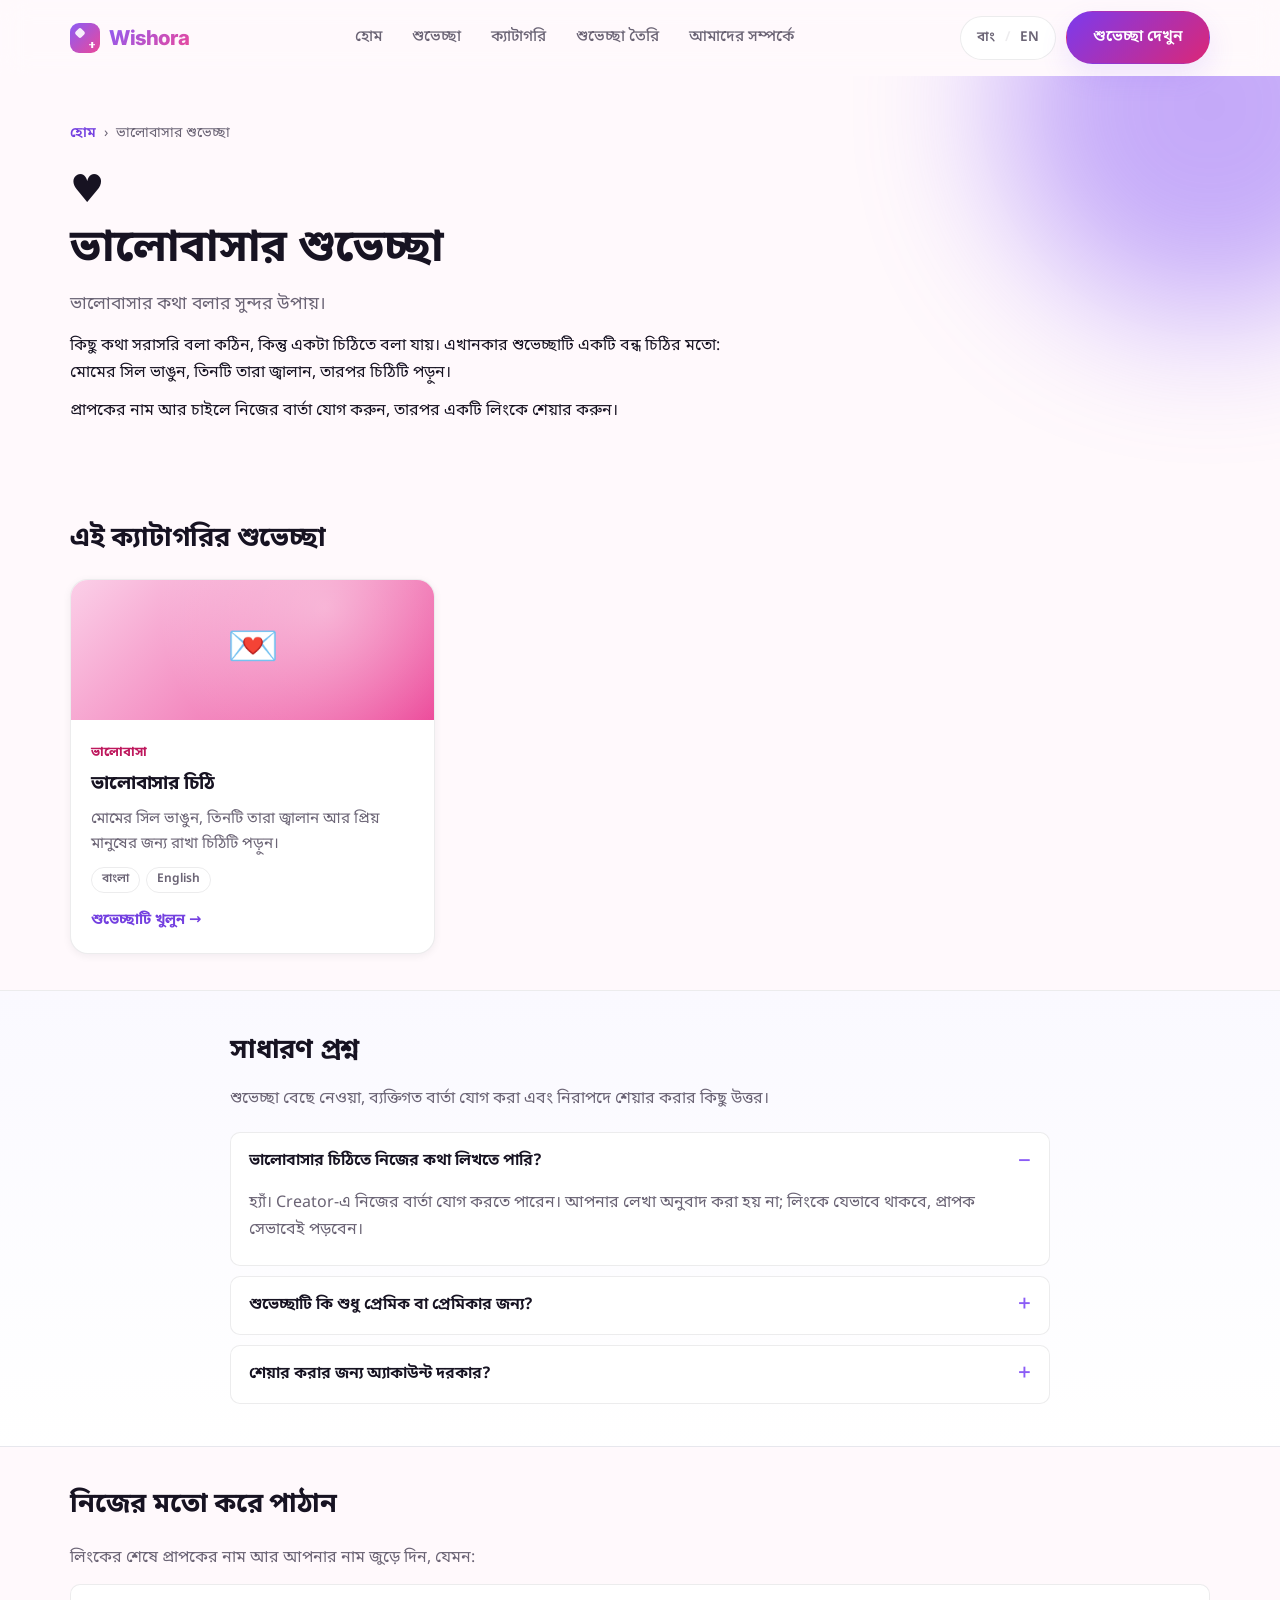
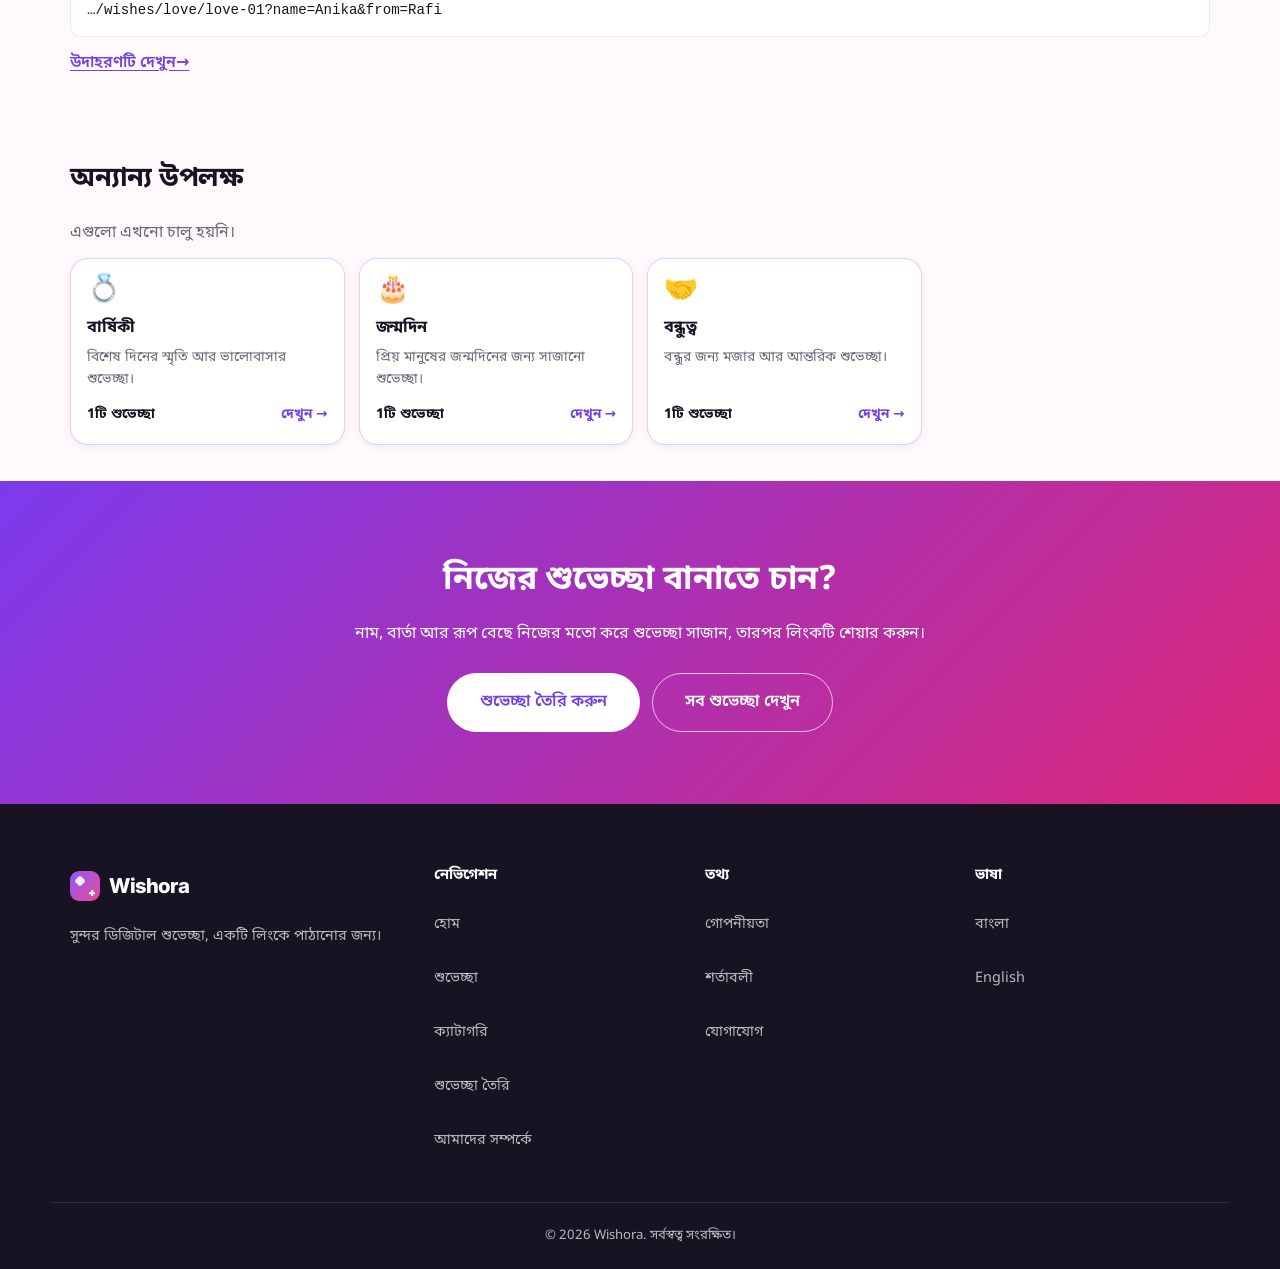
<file: categories/love/index.html>
<!DOCTYPE html>
<html lang="bn">
<head>
<meta charset="UTF-8">
<meta name="viewport" content="width=device-width, initial-scale=1.0">
<title>ভালোবাসার শুভেচ্ছা | Love Wishes — Wishora</title>
<meta name="description" content="Love wishes: break the seal, read the letter, add a name and share it with one link. · ভালোবাসার শুভেচ্ছা: মোমের সিল ভাঙুন, চিঠি পড়ুন, নাম যোগ করে একটি লিংকে শেয়ার করুন।">
<meta name="theme-color" content="#8B5CF6">
<link rel="canonical" href="https://SITE_URL_PLACEHOLDER/categories/love/">
<link rel="icon" href="/assets/icons/favicon.svg" type="image/svg+xml">

<meta property="og:title" content="ভালোবাসার শুভেচ্ছা | Love Wishes — Wishora">
<meta property="og:description" content="Love wishes: break the seal, read the letter, add a name and share it with one link. · ভালোবাসার শুভেচ্ছা: মোমের সিল ভাঙুন, চিঠি পড়ুন, নাম যোগ করে একটি লিংকে শেয়ার করুন।">
<meta property="og:type" content="website">
<meta property="og:url" content="https://SITE_URL_PLACEHOLDER/categories/love/">
<meta property="og:site_name" content="Wishora">
<meta property="og:image" content="https://SITE_URL_PLACEHOLDER/assets/images/og-default.png">
<meta property="og:image:width" content="1200">
<meta property="og:image:height" content="630">
<meta property="og:image:alt" content="Wishora — beautiful digital wishes">

<meta name="twitter:card" content="summary_large_image">
<meta name="twitter:title" content="ভালোবাসার শুভেচ্ছা | Love Wishes — Wishora">
<meta name="twitter:description" content="Love wishes: break the seal, read the letter, add a name and share it with one link. · ভালোবাসার শুভেচ্ছা: মোমের সিল ভাঙুন, চিঠি পড়ুন, নাম যোগ করে একটি লিংকে শেয়ার করুন।">
<meta name="twitter:image" content="https://SITE_URL_PLACEHOLDER/assets/images/og-default.png">

<!-- Sets the .js class and the saved language before first paint (no flash). -->
<script>document.documentElement.classList.add("js");try{var l=localStorage.getItem("wishora_lang");if(l==="bn"||l==="en")document.documentElement.lang=l}catch(e){}</script>

<link rel="preconnect" href="https://fonts.googleapis.com">
<link rel="preconnect" href="https://fonts.gstatic.com" crossorigin>
<link rel="stylesheet" href="https://fonts.googleapis.com/css2?family=Inter:wght@400;500;600;700;800&family=Noto+Sans+Bengali:wght@400;500;600;700&display=swap" media="print" onload="this.media='all'">
<noscript><link rel="stylesheet" href="https://fonts.googleapis.com/css2?family=Inter:wght@400;500;600;700;800&family=Noto+Sans+Bengali:wght@400;500;600;700&display=swap"></noscript>
<link rel="stylesheet" href="/css/style.css">
<script type="application/ld+json">{"@context":"https://schema.org","@graph":[{"@type":"WebSite","@id":"https://SITE_URL_PLACEHOLDER/#website","url":"https://SITE_URL_PLACEHOLDER/","name":"Wishora","inLanguage":["bn","en"]},{"@type":"CollectionPage","@id":"https://SITE_URL_PLACEHOLDER/categories/love/#webpage","url":"https://SITE_URL_PLACEHOLDER/categories/love/","name":"Love Wishes","description":"Love wishes: break the seal, read the letter, add a name and share it with one link.","isPartOf":{"@id":"https://SITE_URL_PLACEHOLDER/#website"},"inLanguage":["bn","en"],"breadcrumb":{"@id":"https://SITE_URL_PLACEHOLDER/categories/love/#breadcrumb"}},{"@type":"BreadcrumbList","itemListElement":[{"@type":"ListItem","position":1,"name":"Home","item":"https://SITE_URL_PLACEHOLDER/"},{"@type":"ListItem","position":2,"name":"Love Wishes","item":"https://SITE_URL_PLACEHOLDER/categories/love/"}],"@id":"https://SITE_URL_PLACEHOLDER/categories/love/#breadcrumb"},{"@type":"FAQPage","@id":"https://SITE_URL_PLACEHOLDER/categories/love/#faq","url":"https://SITE_URL_PLACEHOLDER/categories/love/#category-faq-title","name":"Love Wishes — Frequently asked questions","mainEntity":[{"@type":"Question","name":"Can I write my own words in the love letter?","acceptedAnswer":{"@type":"Answer","text":"Yes. Add your own message in the Creator. It is not translated; the recipient sees the message as included in the link."}},{"@type":"Question","name":"Is the wish only for a romantic partner?","acceptedAnswer":{"@type":"Answer","text":"This experience uses romantic language. For another kind of relationship, you may prefer a friendship or birthday wish."}},{"@type":"Question","name":"Do I need an account to share it?","acceptedAnswer":{"@type":"Answer","text":"No. Add a name and message, then copy the link or use native sharing in a supported browser."}}]}]}</script>
</head>
<!-- GENERATED by `node scripts/build.mjs` from data/*.js — do not edit by hand. -->
<body class="page-category">
<a href="#main-content" class="skip-link"><span data-l="bn" lang="bn">মূল বিষয়বস্তুতে যান</span><span data-l="en" lang="en">Skip to main content</span></a>
<header class="site-header" id="siteHeader">
  <div class="header-inner container">
    <a href="/" class="brand" aria-label="Wishora হোম" data-aria-bn="Wishora হোম" data-aria-en="Wishora home">
      <span class="brand-mark" aria-hidden="true"><span class="brand-spark"></span></span>
      <span class="brand-name">Wishora</span>
    </a>
    <nav class="main-nav" id="mainNav" aria-label="প্রধান মেনু" data-aria-bn="প্রধান মেনু" data-aria-en="Main menu">
      <ul>
        <li><a href="/" class="nav-link"><span data-l="bn" lang="bn">হোম</span><span data-l="en" lang="en">Home</span></a></li>
        <li><a href="/#explore" class="nav-link"><span data-l="bn" lang="bn">শুভেচ্ছা</span><span data-l="en" lang="en">Wishes</span></a></li>
        <li><a href="/#categories" class="nav-link" aria-current="page"><span data-l="bn" lang="bn">ক্যাটাগরি</span><span data-l="en" lang="en">Categories</span></a></li>
        <li><a href="/create/" class="nav-link"><span data-l="bn" lang="bn">শুভেচ্ছা তৈরি</span><span data-l="en" lang="en">Create</span></a></li>
        <li><a href="/about/" class="nav-link"><span data-l="bn" lang="bn">আমাদের সম্পর্কে</span><span data-l="en" lang="en">About</span></a></li>
      </ul>
    </nav>
    <div class="header-actions">
      <button type="button" class="lang-toggle" id="langToggle" aria-label="ভাষা পরিবর্তন করুন" data-aria-bn="ভাষা পরিবর্তন করুন" data-aria-en="Change language" aria-pressed="false">
        <span class="lang-option" data-lang="bn" lang="bn">বাং</span>
        <span class="lang-divider" aria-hidden="true">/</span>
        <span class="lang-option" data-lang="en" lang="en">EN</span>
      </button>
      <a href="/#explore" class="btn btn-primary btn-header"><span data-l="bn" lang="bn">শুভেচ্ছা দেখুন</span><span data-l="en" lang="en">Explore Wishes</span></a>
      <button type="button" class="menu-toggle" id="menuToggle" aria-label="মেনু খুলুন" data-aria-bn="মেনু খুলুন" data-aria-en="Open menu" data-aria-close-bn="মেনু বন্ধ করুন" data-aria-close-en="Close menu" aria-expanded="false" aria-controls="mobileMenu">
        <span class="menu-line"></span><span class="menu-line"></span><span class="menu-line"></span>
      </button>
    </div>
  </div>
  <div class="mobile-menu" id="mobileMenu" aria-hidden="true">
    <nav aria-label="মোবাইল মেনু" data-aria-bn="মোবাইল মেনু" data-aria-en="Mobile menu">
      <ul>
        <li><a href="/" class="mobile-nav-link"><span data-l="bn" lang="bn">হোম</span><span data-l="en" lang="en">Home</span></a></li>
        <li><a href="/#explore" class="mobile-nav-link"><span data-l="bn" lang="bn">শুভেচ্ছা</span><span data-l="en" lang="en">Wishes</span></a></li>
        <li><a href="/#categories" class="mobile-nav-link" aria-current="page"><span data-l="bn" lang="bn">ক্যাটাগরি</span><span data-l="en" lang="en">Categories</span></a></li>
        <li><a href="/create/" class="mobile-nav-link"><span data-l="bn" lang="bn">শুভেচ্ছা তৈরি</span><span data-l="en" lang="en">Create</span></a></li>
        <li><a href="/about/" class="mobile-nav-link"><span data-l="bn" lang="bn">আমাদের সম্পর্কে</span><span data-l="en" lang="en">About</span></a></li>
      </ul>
    </nav>
    <a href="/#explore" class="btn btn-primary mobile-cta"><span data-l="bn" lang="bn">শুভেচ্ছা দেখুন</span><span data-l="en" lang="en">Explore Wishes</span></a>
  </div>
</header>
<main id="main-content">
  <section class="page-hero">
    <div class="hero-glow hero-glow-a" aria-hidden="true"></div>
    <div class="container">
      <nav class="breadcrumb" aria-label="পথ" data-aria-bn="পথ" data-aria-en="Breadcrumb"><ol><li><a href="/"><span data-l="bn" lang="bn">হোম</span><span data-l="en" lang="en">Home</span></a></li><li aria-current="page"><span data-l="bn" lang="bn">ভালোবাসার শুভেচ্ছা</span><span data-l="en" lang="en">Love Wishes</span></li></ol></nav>
      <p class="page-icon" aria-hidden="true">♥</p>
      <h1 class="page-title"><span data-l="bn" lang="bn">ভালোবাসার শুভেচ্ছা</span><span data-l="en" lang="en">Love Wishes</span></h1>
      <p class="page-lead"><span data-l="bn" lang="bn">ভালোবাসার কথা বলার সুন্দর উপায়।</span><span data-l="en" lang="en">A lovely way to say what you feel.</span></p>
      <div class="page-intro">
        <p data-l="bn" lang="bn">কিছু কথা সরাসরি বলা কঠিন, কিন্তু একটা চিঠিতে বলা যায়। এখানকার শুভেচ্ছাটি একটি বন্ধ চিঠির মতো: মোমের সিল ভাঙুন, তিনটি তারা জ্বালান, তারপর চিঠিটি পড়ুন।</p>
        <p data-l="bn" lang="bn">প্রাপকের নাম আর চাইলে নিজের বার্তা যোগ করুন, তারপর একটি লিংকে শেয়ার করুন।</p>
        <p data-l="en" lang="en">Some things are hard to say out loud but easy to put in a letter. The wish here works like a sealed letter: break the wax seal, light three stars, then read what&#39;s inside.</p>
        <p data-l="en" lang="en">Add the recipient&#39;s name and, if you like, your own message, then share it as one link.</p>
      </div>
    </div>
  </section>

  <section class="cat-wishes" aria-labelledby="wishes-title">
    <div class="container">
      <h2 class="block-title" id="wishes-title"><span data-l="bn" lang="bn">এই ক্যাটাগরির শুভেচ্ছা</span><span data-l="en" lang="en">Wishes in this category</span></h2>
      <ul class="wish-grid">
<li class="wish-item" data-wish data-category="love" data-search="ভালোবাসার চিঠি a love letter মোমের সিল ভাঙুন, তিনটি তারা জ্বালান আর প্রিয় মানুষের জন্য রাখা চিঠিটি পড়ুন। break the wax seal, light three stars and read the letter kept for someone you love. ভালোবাসা love প্রেম ভালবাসা রোমান্টিক চিঠি romantic romance love letter valentine রোমান্টিক চিঠি প্রেম ভালোবাসার কথা romantic love letter valentine i love you">
  <article class="wish-card">
    <div class="wish-thumb thumb-love" aria-hidden="true"><span class="wish-thumb-icon">💌</span></div>
    <div class="wish-body">
      <p class="wish-meta"><a class="wish-cat" href="/categories/love/"><span data-l="bn" lang="bn">ভালোবাসা</span><span data-l="en" lang="en">Love</span></a></p>
      <h3 class="wish-title"><a class="wish-link" href="/wishes/love/love-01"><span data-l="bn" lang="bn">ভালোবাসার চিঠি</span><span data-l="en" lang="en">A Love Letter</span></a></h3>
      <p class="wish-desc"><span data-l="bn" lang="bn">মোমের সিল ভাঙুন, তিনটি তারা জ্বালান আর প্রিয় মানুষের জন্য রাখা চিঠিটি পড়ুন।</span><span data-l="en" lang="en">Break the wax seal, light three stars and read the letter kept for someone you love.</span></p>
      <ul class="lang-chips" aria-label="ভাষা" data-aria-bn="ভাষা" data-aria-en="Languages"><li lang="bn">বাংলা</li><li lang="en">English</li></ul>
      <span class="wish-open" aria-hidden="true"><span data-l="bn" lang="bn">শুভেচ্ছাটি খুলুন</span><span data-l="en" lang="en">Open wish</span> →</span>
    </div>
  </article>
</li>
      </ul>
    </div>
  </section>

  <section class="category-faq" aria-labelledby="category-faq-title">
    <div class="container category-faq-inner">
      <h2 class="block-title" id="category-faq-title"><span data-l="bn" lang="bn">সাধারণ প্রশ্ন</span><span data-l="en" lang="en">Frequently asked questions</span></h2>
      <p class="category-faq-intro"><span data-l="bn" lang="bn">শুভেচ্ছা বেছে নেওয়া, ব্যক্তিগত বার্তা যোগ করা এবং নিরাপদে শেয়ার করার কিছু উত্তর।</span><span data-l="en" lang="en">A few practical answers about choosing a wish, adding a message and sharing it thoughtfully.</span></p>
      <div class="faq-list">
        <details class="faq-item" open>
          <summary><span data-l="bn" lang="bn">ভালোবাসার চিঠিতে নিজের কথা লিখতে পারি?</span><span data-l="en" lang="en">Can I write my own words in the love letter?</span></summary>
          <div class="faq-answer"><p data-l="bn" lang="bn">হ্যাঁ। Creator-এ নিজের বার্তা যোগ করতে পারেন। আপনার লেখা অনুবাদ করা হয় না; লিংকে যেভাবে থাকবে, প্রাপক সেভাবেই পড়বেন।</p><p data-l="en" lang="en">Yes. Add your own message in the Creator. It is not translated; the recipient sees the message as included in the link.</p></div>
        </details>
        <details class="faq-item">
          <summary><span data-l="bn" lang="bn">শুভেচ্ছাটি কি শুধু প্রেমিক বা প্রেমিকার জন্য?</span><span data-l="en" lang="en">Is the wish only for a romantic partner?</span></summary>
          <div class="faq-answer"><p data-l="bn" lang="bn">এই অভিজ্ঞতার ভাষা রোমান্টিক। অন্য সম্পর্কের জন্য চাইলে বন্ধুত্ব বা জন্মদিনের শুভেচ্ছা বেছে নিতে পারেন।</p><p data-l="en" lang="en">This experience uses romantic language. For another kind of relationship, you may prefer a friendship or birthday wish.</p></div>
        </details>
        <details class="faq-item">
          <summary><span data-l="bn" lang="bn">শেয়ার করার জন্য অ্যাকাউন্ট দরকার?</span><span data-l="en" lang="en">Do I need an account to share it?</span></summary>
          <div class="faq-answer"><p data-l="bn" lang="bn">না। নাম ও বার্তা যোগ করে লিংক কপি বা সমর্থিত ব্রাউজারে সরাসরি শেয়ার করতে পারবেন।</p><p data-l="en" lang="en">No. Add a name and message, then copy the link or use native sharing in a supported browser.</p></div>
        </details>
      </div>
    </div>
  </section>


  <section class="howto" aria-labelledby="howto-title">
    <div class="container">
      <h2 class="block-title" id="howto-title"><span data-l="bn" lang="bn">নিজের মতো করে পাঠান</span><span data-l="en" lang="en">Make it personal</span></h2>
      <p class="howto-text"><span data-l="bn" lang="bn">লিংকের শেষে প্রাপকের নাম আর আপনার নাম জুড়ে দিন, যেমন:</span><span data-l="en" lang="en">Add the recipient&#39;s name and your own name to the end of the link, like this:</span></p>
      <p class="howto-code"><code>…/wishes/love/love-01?name=Anika&amp;from=Rafi</code></p>
      <p><a class="text-link" href="/wishes/love/love-01?name=Anika&amp;from=Rafi"><span data-l="bn" lang="bn">উদাহরণটি দেখুন</span><span data-l="en" lang="en">See this example</span> →</a></p>
    </div>
  </section>

  <div class="ad-slot" data-ad-slot="AD_SLOT_CONTENT" hidden aria-hidden="true"></div>

  <section class="other" aria-labelledby="other-title">
    <div class="container">
      <h2 class="block-title" id="other-title"><span data-l="bn" lang="bn">অন্যান্য উপলক্ষ</span><span data-l="en" lang="en">Other occasions</span></h2>
      <p class="howto-text"><span data-l="bn" lang="bn">এগুলো এখনো চালু হয়নি।</span><span data-l="en" lang="en">These aren&#39;t available yet.</span></p>
      <ul class="cat-grid">
<li><article class="cat-card is-live">
  <span class="cat-icon" aria-hidden="true">💍</span>
  <h3 class="cat-name"><a class="cat-link" href="/categories/anniversary/"><span data-l="bn" lang="bn">বার্ষিকী</span><span data-l="en" lang="en">Anniversary</span></a></h3>
  <p class="cat-desc"><span data-l="bn" lang="bn">বিশেষ দিনের স্মৃতি আর ভালোবাসার শুভেচ্ছা।</span><span data-l="en" lang="en">For anniversaries and shared memories.</span></p>
  <p class="cat-meta"><span class="cat-count"><span data-l="bn" lang="bn">1টি শুভেচ্ছা</span><span data-l="en" lang="en">1 wish</span></span><span class="cat-go" aria-hidden="true"><span data-l="bn" lang="bn">দেখুন</span><span data-l="en" lang="en">View</span> →</span></p>
</article></li>
<li><article class="cat-card is-live">
  <span class="cat-icon" aria-hidden="true">🎂</span>
  <h3 class="cat-name"><a class="cat-link" href="/categories/birthday/"><span data-l="bn" lang="bn">জন্মদিন</span><span data-l="en" lang="en">Birthday</span></a></h3>
  <p class="cat-desc"><span data-l="bn" lang="bn">প্রিয় মানুষের জন্মদিনের জন্য সাজানো শুভেচ্ছা।</span><span data-l="en" lang="en">Wishes made for someone&#39;s birthday.</span></p>
  <p class="cat-meta"><span class="cat-count"><span data-l="bn" lang="bn">1টি শুভেচ্ছা</span><span data-l="en" lang="en">1 wish</span></span><span class="cat-go" aria-hidden="true"><span data-l="bn" lang="bn">দেখুন</span><span data-l="en" lang="en">View</span> →</span></p>
</article></li>
<li><article class="cat-card is-live">
  <span class="cat-icon" aria-hidden="true">🤝</span>
  <h3 class="cat-name"><a class="cat-link" href="/categories/friendship/"><span data-l="bn" lang="bn">বন্ধুত্ব</span><span data-l="en" lang="en">Friendship</span></a></h3>
  <p class="cat-desc"><span data-l="bn" lang="bn">বন্ধুর জন্য মজার আর আন্তরিক শুভেচ্ছা।</span><span data-l="en" lang="en">Warm, friendly wishes for your friends.</span></p>
  <p class="cat-meta"><span class="cat-count"><span data-l="bn" lang="bn">1টি শুভেচ্ছা</span><span data-l="en" lang="en">1 wish</span></span><span class="cat-go" aria-hidden="true"><span data-l="bn" lang="bn">দেখুন</span><span data-l="en" lang="en">View</span> →</span></p>
</article></li>
      </ul>
    </div>
  </section>

  <section class="final-cta" aria-labelledby="cta-title">
    <div class="container final-cta-inner">
      <h2 id="cta-title"><span data-l="bn" lang="bn">নিজের শুভেচ্ছা বানাতে চান?</span><span data-l="en" lang="en">Want to make your own?</span></h2>
      <p><span data-l="bn" lang="bn">নাম, বার্তা আর রূপ বেছে নিজের মতো করে শুভেচ্ছা সাজান, তারপর লিংকটি শেয়ার করুন।</span><span data-l="en" lang="en">Choose a name, a message and a look, then share the link.</span></p>
      <div class="cta-row">
        <a href="/create/?category=love" class="btn btn-light btn-large"><span data-l="bn" lang="bn">শুভেচ্ছা তৈরি করুন</span><span data-l="en" lang="en">Create a Wish</span></a>
        <a href="/#explore" class="btn btn-ghost-light btn-large"><span data-l="bn" lang="bn">সব শুভেচ্ছা দেখুন</span><span data-l="en" lang="en">See all wishes</span></a>
      </div>
    </div>
  </section>
  <div class="ad-slot" data-ad-slot="AD_SLOT_BOTTOM" hidden aria-hidden="true"></div>
</main>
<footer class="site-footer">
  <div class="container footer-grid">
    <div class="footer-brand">
      <a href="/" class="brand" aria-label="Wishora হোম" data-aria-bn="Wishora হোম" data-aria-en="Wishora home">
        <span class="brand-mark" aria-hidden="true"><span class="brand-spark"></span></span>
        <span class="brand-name">Wishora</span>
      </a>
      <p class="footer-desc"><span data-l="bn" lang="bn">সুন্দর ডিজিটাল শুভেচ্ছা, একটি লিংকে পাঠানোর জন্য।</span><span data-l="en" lang="en">Beautiful digital wishes, ready to send with one link.</span></p>
    </div>
    <nav class="footer-col" aria-label="নেভিগেশন" data-aria-bn="নেভিগেশন" data-aria-en="Navigate">
      <p class="footer-col-title"><span data-l="bn" lang="bn">নেভিগেশন</span><span data-l="en" lang="en">Navigate</span></p>
      <ul>
        <li><a href="/"><span data-l="bn" lang="bn">হোম</span><span data-l="en" lang="en">Home</span></a></li>
        <li><a href="/#explore"><span data-l="bn" lang="bn">শুভেচ্ছা</span><span data-l="en" lang="en">Wishes</span></a></li>
        <li><a href="/#categories"><span data-l="bn" lang="bn">ক্যাটাগরি</span><span data-l="en" lang="en">Categories</span></a></li>
        <li><a href="/create/"><span data-l="bn" lang="bn">শুভেচ্ছা তৈরি</span><span data-l="en" lang="en">Create</span></a></li>
        <li><a href="/about/"><span data-l="bn" lang="bn">আমাদের সম্পর্কে</span><span data-l="en" lang="en">About</span></a></li>
      </ul>
    </nav>
    <nav class="footer-col" aria-label="তথ্য" data-aria-bn="তথ্য" data-aria-en="Information">
      <p class="footer-col-title"><span data-l="bn" lang="bn">তথ্য</span><span data-l="en" lang="en">Information</span></p>
      <ul>
        <li><a href="/privacy/"><span data-l="bn" lang="bn">গোপনীয়তা</span><span data-l="en" lang="en">Privacy</span></a></li>
        <li><a href="/terms/"><span data-l="bn" lang="bn">শর্তাবলী</span><span data-l="en" lang="en">Terms</span></a></li>
        <li><a href="/about/#contact"><span data-l="bn" lang="bn">যোগাযোগ</span><span data-l="en" lang="en">Contact</span></a></li>
      </ul>
    </nav>
    <div class="footer-col">
      <p class="footer-col-title"><span data-l="bn" lang="bn">ভাষা</span><span data-l="en" lang="en">Language</span></p>
      <ul>
        <li><button type="button" class="footer-lang-btn js-only" data-lang="bn" lang="bn">বাংলা</button></li>
        <li><button type="button" class="footer-lang-btn js-only" data-lang="en" lang="en">English</button></li>
      </ul>
    </div>
    <!-- Filled by js/app.js from config/site.js → social. Hidden until set. -->
    <div class="footer-col" id="footerSocialCol" hidden>
      <p class="footer-col-title"><span data-l="bn" lang="bn">সামাজিক মাধ্যম</span><span data-l="en" lang="en">Social</span></p>
      <ul class="footer-social" id="footerSocialList"></ul>
    </div>
  </div>
  <div class="container footer-bottom">
    <p>&copy; 2026 Wishora. <span data-l="bn" lang="bn">সর্বস্বত্ব সংরক্ষিত।</span><span data-l="en" lang="en">All rights reserved.</span></p>
  </div>
</footer>
<script src="/config/site.js" defer></script>

<script src="/js/app.js" defer></script>
</body>
</html>
</file>
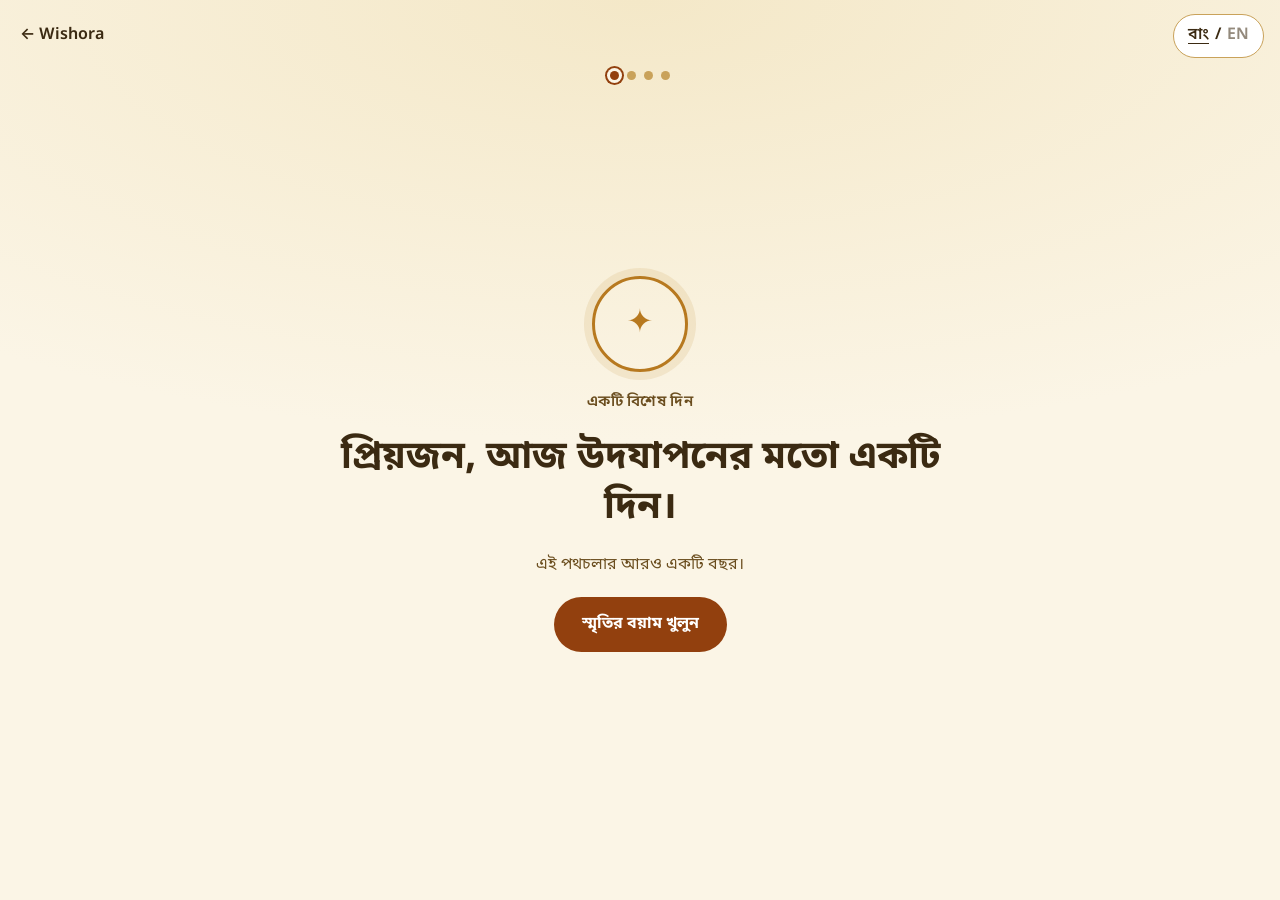
<file: wishes/anniversary/anniversary-01.html>
<!DOCTYPE html>
<html lang="bn">
<head>
<meta charset="UTF-8">
<meta name="viewport" content="width=device-width, initial-scale=1.0">
<title id="pageTitle">The Memory Jar — an anniversary wish | Wishora</title>
<meta id="metaDescription" name="description" content="Draw three cards from a memory jar and read an anniversary wish. For couples, families or any shared journey. Available in Bengali and English. · স্মৃতির বয়াম থেকে তিনটি কার্ড তুলুন আর বার্ষিকীর শুভেচ্ছা পড়ুন। দম্পতি, পরিবার বা যেকোনো সম্পর্কের জন্য। বাংলা ও ইংরেজিতে।">
<meta name="theme-color" content="#FBF5E6">
<!-- Canonical is the clean, parameter-free URL. Personalised links
     (?name=…&from=…) all point back to this one canonical page and are
     marked noindex by js/wish-runtime.js. -->
<link rel="canonical" href="https://SITE_URL_PLACEHOLDER/wishes/anniversary/anniversary-01">
<link rel="icon" href="../../assets/icons/favicon.svg" type="image/svg+xml">

<meta id="ogTitle" property="og:title" content="The Memory Jar — an anniversary wish | Wishora">
<meta id="ogDescription" property="og:description" content="Draw three cards from a memory jar and read an anniversary wish. For couples, families or any shared journey. Available in Bengali and English. · স্মৃতির বয়াম থেকে তিনটি কার্ড তুলুন আর বার্ষিকীর শুভেচ্ছা পড়ুন। দম্পতি, পরিবার বা যেকোনো সম্পর্কের জন্য। বাংলা ও ইংরেজিতে।">
<meta property="og:type" content="website">
<meta property="og:url" content="https://SITE_URL_PLACEHOLDER/wishes/anniversary/anniversary-01">
<meta property="og:site_name" content="Wishora">
<meta property="og:image" content="https://SITE_URL_PLACEHOLDER/assets/images/og-default.png">
<meta property="og:image:width" content="1200">
<meta property="og:image:height" content="630">
<meta property="og:image:alt" content="Wishora — beautiful digital wishes">

<meta name="twitter:card" content="summary_large_image">
<meta id="twitterTitle" name="twitter:title" content="The Memory Jar — an anniversary wish | Wishora">
<meta name="twitter:description" content="Draw three cards from a memory jar and read an anniversary wish. For couples, families or any shared journey. Available in Bengali and English. · স্মৃতির বয়াম থেকে তিনটি কার্ড তুলুন আর বার্ষিকীর শুভেচ্ছা পড়ুন। দম্পতি, পরিবার বা যেকোনো সম্পর্কের জন্য। বাংলা ও ইংরেজিতে।">
<meta name="twitter:image" content="https://SITE_URL_PLACEHOLDER/assets/images/og-default.png">

<!-- build:jsonld -->
<script type="application/ld+json">{"@context":"https://schema.org","@graph":[{"@type":"WebSite","@id":"https://SITE_URL_PLACEHOLDER/#website","url":"https://SITE_URL_PLACEHOLDER/","name":"Wishora","inLanguage":["bn","en"]},{"@type":"WebPage","@id":"https://SITE_URL_PLACEHOLDER/wishes/anniversary/anniversary-01#webpage","url":"https://SITE_URL_PLACEHOLDER/wishes/anniversary/anniversary-01","name":"The Memory Jar","description":"Draw three cards from a memory jar and read an anniversary wish.","isPartOf":{"@id":"https://SITE_URL_PLACEHOLDER/#website"},"inLanguage":["bn","en"],"breadcrumb":{"@id":"https://SITE_URL_PLACEHOLDER/wishes/anniversary/anniversary-01#breadcrumb"}},{"@type":"BreadcrumbList","itemListElement":[{"@type":"ListItem","position":1,"name":"Home","item":"https://SITE_URL_PLACEHOLDER/"},{"@type":"ListItem","position":2,"name":"Anniversary Wishes","item":"https://SITE_URL_PLACEHOLDER/categories/anniversary/"},{"@type":"ListItem","position":3,"name":"The Memory Jar","item":"https://SITE_URL_PLACEHOLDER/wishes/anniversary/anniversary-01"}],"@id":"https://SITE_URL_PLACEHOLDER/wishes/anniversary/anniversary-01#breadcrumb"}]}</script>
<!-- /build:jsonld -->

<link rel="preconnect" href="https://fonts.googleapis.com">
<link rel="preconnect" href="https://fonts.gstatic.com" crossorigin>
<link rel="stylesheet" href="https://fonts.googleapis.com/css2?family=Inter:wght@400;500;600;700&family=Noto+Sans+Bengali:wght@400;500;600;700&display=swap" media="print" onload="this.media='all'">
<noscript><link rel="stylesheet" href="https://fonts.googleapis.com/css2?family=Inter:wght@400;500;600;700&family=Noto+Sans+Bengali:wght@400;500;600;700&display=swap"></noscript>

<link rel="stylesheet" href="../../css/wish-base.css">
<link rel="stylesheet" href="./anniversary-01.css">
</head>
<body data-lang="bn">

<a href="#experience" class="skip-link" data-i18n="skipLink">মূল অভিজ্ঞতায় যান</a>

<noscript>
  <p class="noscript-note">This wish needs JavaScript to play. · এই শুভেচ্ছাটি চালাতে JavaScript প্রয়োজন।
    <a href="../../">← Wishora</a></p>
</noscript>

<header class="topbar">
  <a href="../../" class="topbar-back" data-i18n="backHome">← Wishora</a>
  <button type="button" class="lang-toggle" id="langToggle" data-i18n-aria-label="langToggleLabel" aria-label="ভাষা পরিবর্তন করুন" aria-pressed="false">
    <span data-lang="bn">বাং</span><span aria-hidden="true">/</span><span data-lang="en">EN</span>
  </button>
</header>

<div class="progress" aria-hidden="true"><i></i><i></i><i></i><i></i></div>

<main id="experience">

  <!-- 1 · Welcome -->
  <section class="scene scene-welcome is-active" aria-labelledby="h-welcome">
    <div class="ring" aria-hidden="true"><span>✦</span></div>
    <p class="eyebrow" id="welcomeEyebrow" data-i18n="welcomeEyebrow">একটি বিশেষ দিন</p>
    <h1 id="h-welcome" class="bound" data-i18n="welcomeHeading">উদযাপনের মতো একটি দিন।</h1>
    <p class="lead" id="welcomeLead"></p>
    <button type="button" class="btn btn-primary" id="openJar" data-i18n="openJar">স্মৃতির বয়াম খুলুন</button>
  </section>

  <!-- 2 · The memory jar -->
  <section class="scene scene-jar" aria-labelledby="h-jar">
    <p class="eyebrow" data-i18n="jarEyebrow">বয়ামের ভেতরে</p>
    <h2 id="h-jar" data-i18n="jarHeading">তিনটি কার্ড তোলো।</h2>
    <div class="jar" aria-hidden="true"><span class="jar-lid"></span><span class="jar-body"><i></i><i></i><i></i><i></i><i></i></span></div>
    <button type="button" class="btn btn-primary" id="drawBtn"></button>
    <ol class="cards" id="cards" aria-live="polite"></ol>
    <button type="button" class="btn btn-primary" id="toMessage" hidden data-i18n="toMessage">শুভেচ্ছাটি পড়ুন</button>
  </section>

  <!-- 3 · The message -->
  <section class="scene scene-message" aria-labelledby="h-message">
    <p class="eyebrow" data-i18n="messageEyebrow">কয়েকটি কথা</p>
    <h2 id="h-message" class="bound" data-i18n="messageHeading">শুভ বার্ষিকী</h2>
    <article class="scroll">
      <p class="msg-for bound" data-i18n="messageFor">প্রিয়,</p>
      <p class="msg-text user-text" data-bind="message"></p>
      <p class="signed bound" data-bind="from" hidden></p>
    </article>
    <button type="button" class="btn btn-primary" id="toToast" data-i18n="toToast">এবার একটু উদযাপন</button>
  </section>

  <!-- 4 · Toast and final -->
  <section class="scene scene-toast" aria-labelledby="h-toast">
    <p class="eyebrow" data-i18n="toastEyebrow">শেষ একটি কাজ</p>
    <h2 id="h-toast" data-i18n="toastHeading">গ্লাস তোলার সময়।</h2>
    <button type="button" class="glass-btn" id="toastBtn" aria-pressed="false"><span aria-hidden="true">🥂</span><span id="toastBtnText"></span></button>
    <div class="spark" aria-hidden="true"><i></i><i></i><i></i><i></i><i></i><i></i></div>
    <p class="final-line" id="finalLine" aria-live="polite"></p>
    <div class="actions">
      <button type="button" class="btn btn-primary" id="shareBtn" data-i18n="shareBtn">এই শুভেচ্ছাটি শেয়ার করুন</button>
      <button type="button" class="btn btn-ghost" id="replayBtn" data-i18n="replayBtn">আবার দেখুন</button>
    </div>
    <nav class="wish-links" data-i18n-aria-label="moreNav" aria-label="Wishora-র আরও">
      <a href="../../" data-i18n="linkHome">Wishora হোম</a>
      <a href="../../categories/anniversary/" data-i18n="linkCategory">বার্ষিকীর সংগ্রহ</a>
      <a href="../../create/?category=anniversary&amp;template=anniversary-memories" data-i18n="linkCreate">নিজের শুভেচ্ছা তৈরি করুন</a>
    </nav>
  </section>

</main>

<div class="toast" id="toast" role="status" aria-live="polite"></div>

<script src="../../config/site.js" defer></script>
<script src="../../data/categories.js" defer></script>
<script src="../../data/templates.js" defer></script>
<script src="../../data/wishes.js" defer></script>
<script src="../../js/wish-params.js" defer></script>
<script src="../../js/wish-runtime.js" defer></script>
<script src="./anniversary-01.js" defer></script>
</body>
</html>
</file>
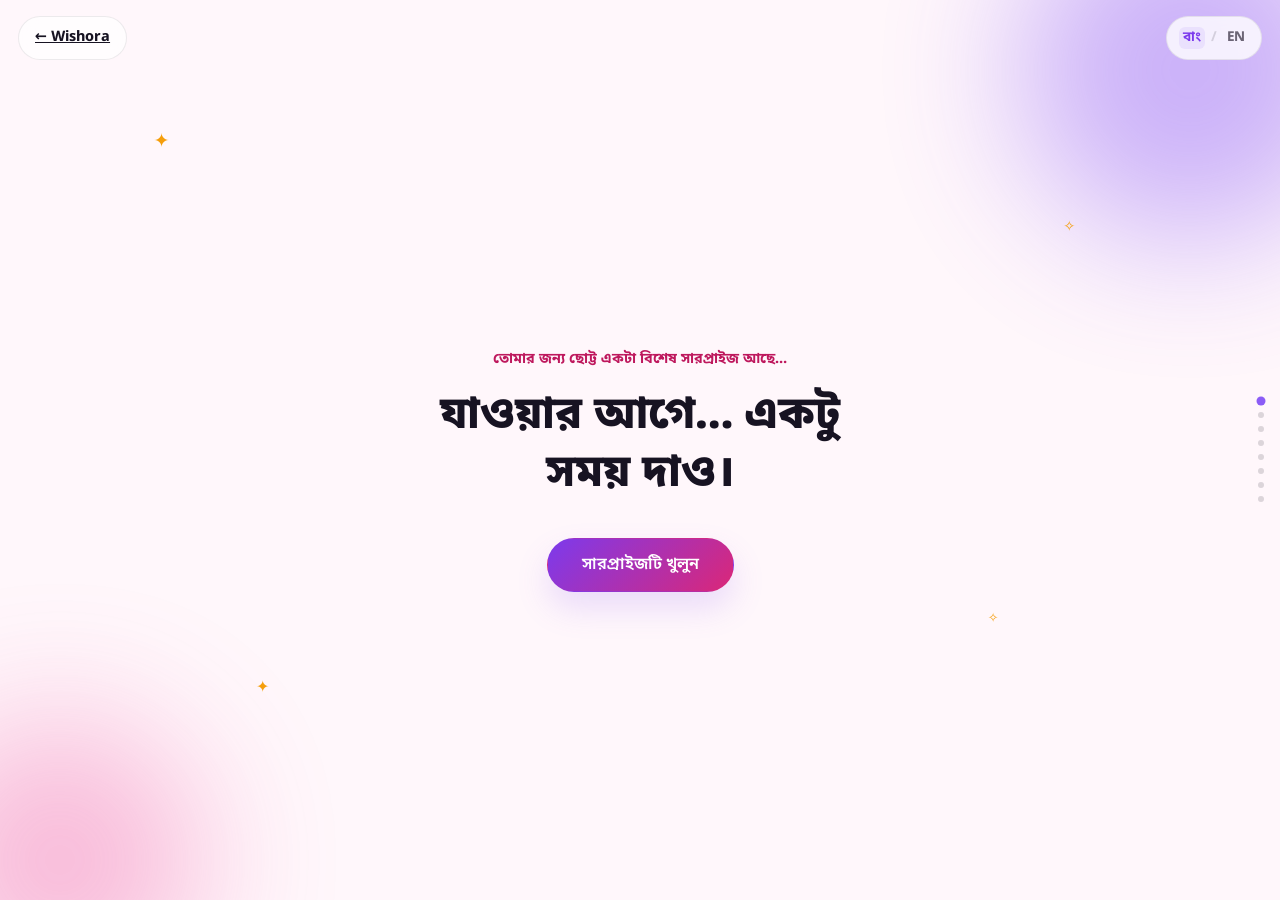
<file: wishes/birthday/birthday-01.html>
<!DOCTYPE html>
<html lang="bn">
<head>
<meta charset="UTF-8">
<meta name="viewport" content="width=device-width, initial-scale=1.0">
<title id="pageTitle">A Little Birthday Magic — Wishora</title>
<meta id="metaDescription" name="description" content="A tiny, beautiful birthday experience made just for you. · একটি ছোট্ট, বিশেষ জন্মদিনের অভিজ্ঞতা — শুধু তোমার জন্য।">
<meta name="theme-color" content="#8B5CF6">
<!-- Canonical is the clean, parameter-free URL (Cloudflare Pages serves
     .html files without the extension). Personalised links
     (?name=…&from=…) all point back to this one canonical page. -->
<link rel="canonical" href="https://SITE_URL_PLACEHOLDER/wishes/birthday/birthday-01">
<link rel="icon" href="../../assets/icons/favicon.svg" type="image/svg+xml">

<!-- Open Graph -->
<meta id="ogTitle" property="og:title" content="A Little Birthday Magic — Wishora">
<meta id="ogDescription" property="og:description" content="A tiny, beautiful birthday experience made just for you. · একটি ছোট্ট, বিশেষ জন্মদিনের অভিজ্ঞতা — শুধু তোমার জন্য।">
<meta property="og:type" content="website">
<meta property="og:url" content="https://SITE_URL_PLACEHOLDER/wishes/birthday/birthday-01">
<meta property="og:site_name" content="Wishora">
<meta property="og:image" content="https://SITE_URL_PLACEHOLDER/assets/images/og-default.png">
<meta property="og:image:width" content="1200">
<meta property="og:image:height" content="630">
<meta property="og:image:alt" content="Wishora — beautiful digital wishes">

<!-- Twitter Card -->
<meta name="twitter:card" content="summary_large_image">
<meta id="twitterTitle" name="twitter:title" content="A Little Birthday Magic — Wishora">
<meta id="twitterDescription" name="twitter:description" content="A tiny, beautiful birthday experience made just for you. · একটি ছোট্ট, বিশেষ জন্মদিনের অভিজ্ঞতা — শুধু তোমার জন্য।">
<meta name="twitter:image" content="https://SITE_URL_PLACEHOLDER/assets/images/og-default.png">

<!-- build:jsonld -->
<script type="application/ld+json">{"@context":"https://schema.org","@graph":[{"@type":"WebSite","@id":"https://SITE_URL_PLACEHOLDER/#website","url":"https://SITE_URL_PLACEHOLDER/","name":"Wishora","inLanguage":["bn","en"]},{"@type":"WebPage","@id":"https://SITE_URL_PLACEHOLDER/wishes/birthday/birthday-01#webpage","url":"https://SITE_URL_PLACEHOLDER/wishes/birthday/birthday-01","name":"Birthday Wishes","description":"Open the gift, blow out the candle and read the words kept for someone special.","isPartOf":{"@id":"https://SITE_URL_PLACEHOLDER/#website"},"inLanguage":["bn","en"],"breadcrumb":{"@id":"https://SITE_URL_PLACEHOLDER/wishes/birthday/birthday-01#breadcrumb"}},{"@type":"BreadcrumbList","itemListElement":[{"@type":"ListItem","position":1,"name":"Home","item":"https://SITE_URL_PLACEHOLDER/"},{"@type":"ListItem","position":2,"name":"Birthday Wishes","item":"https://SITE_URL_PLACEHOLDER/categories/birthday/"},{"@type":"ListItem","position":3,"name":"Birthday Wishes","item":"https://SITE_URL_PLACEHOLDER/wishes/birthday/birthday-01"}],"@id":"https://SITE_URL_PLACEHOLDER/wishes/birthday/birthday-01#breadcrumb"}]}</script>
<!-- /build:jsonld -->

<!-- Fonts: loaded without blocking first paint (system fallback until ready) -->
<link rel="preconnect" href="https://fonts.googleapis.com">
<link rel="preconnect" href="https://fonts.gstatic.com" crossorigin>
<link rel="stylesheet" href="https://fonts.googleapis.com/css2?family=Inter:wght@400;500;600;700;800&family=Noto+Sans+Bengali:wght@400;500;600;700&display=swap" media="print" onload="this.media='all'">
<noscript><link rel="stylesheet" href="https://fonts.googleapis.com/css2?family=Inter:wght@400;500;600;700;800&family=Noto+Sans+Bengali:wght@400;500;600;700&display=swap"></noscript>

<link rel="stylesheet" href="./birthday-01.css">
</head>
<body data-lang="bn">

<a href="#experience" class="skip-link" data-i18n="skipLink">মূল অভিজ্ঞতায় যান</a>

<noscript>
  <p class="noscript-note">This wish needs JavaScript to play. · এই শুভেচ্ছাটি চালাতে JavaScript প্রয়োজন।
    <a href="../../">← Wishora</a></p>
</noscript>

<!-- ============ TOP BAR (language + back link) ============ -->
<header class="topbar">
  <a href="../../" class="topbar-back" data-i18n="backHome">← Wishora</a>

  <button type="button" class="lang-toggle" id="langToggle" data-i18n-aria-label="langToggleLabel" aria-label="Change language" aria-pressed="false">
    <span class="lang-option" data-lang="bn">বাং</span>
    <span class="lang-divider" aria-hidden="true">/</span>
    <span class="lang-option" data-lang="en">EN</span>
  </button>
</header>

<!-- ============ PROGRESS DOTS ============ -->
<div class="progress-dots" id="progressDots" aria-hidden="true">
  <span class="dot" data-step="1"></span>
  <span class="dot" data-step="2"></span>
  <span class="dot" data-step="3"></span>
  <span class="dot" data-step="4"></span>
  <span class="dot" data-step="5"></span>
  <span class="dot" data-step="6"></span>
  <span class="dot" data-step="7"></span>
  <span class="dot" data-step="8"></span>
</div>

<main id="experience">

  <!-- ============ SECTION 01 — WELCOME ============ -->
  <section class="scene scene-welcome is-active" id="scene-1" data-step="1" data-i18n-aria-label="sceneWelcome" aria-label="Welcome">
    <div class="scene-bg" aria-hidden="true">
      <span class="bg-glow bg-glow-a"></span>
      <span class="bg-glow bg-glow-b"></span>
      <span class="bg-star s1">✦</span>
      <span class="bg-star s2">✧</span>
      <span class="bg-star s3">✦</span>
      <span class="bg-star s4">✧</span>
    </div>

    <div class="scene-inner">
      <p class="eyebrow" data-i18n="welcomeEyebrow">তোমার জন্য ছোট্ট একটা বিশেষ সারপ্রাইজ আছে…</p>
      <h1 class="scene-heading" data-i18n="welcomeHeading">যাওয়ার আগে… একটু সময় দাও।</h1>
      <button type="button" class="btn btn-primary btn-large" id="openSurpriseBtn">
        <span data-i18n="openSurprise">সারপ্রাইজটি খুলুন</span>
      </button>
    </div>
  </section>

  <!-- ============ SECTION 02 — NAME REVEAL ============ -->
  <section class="scene scene-reveal" id="scene-2" data-step="2" data-i18n-aria-label="sceneReveal" aria-label="Name reveal">
    <div class="scene-bg" aria-hidden="true">
      <span class="bg-glow bg-glow-a"></span>
      <span class="bg-glow bg-glow-c"></span>
    </div>

    <div class="scene-inner">
      <p class="reveal-lead" data-i18n="revealLead">আজকের দিনটা একজন দারুণ মানুষের জন্য।</p>
      <h2 class="reveal-name">
        <span class="reveal-name-prefix" data-i18n="happyBirthdayPrefix">শুভ জন্মদিন,</span>
        <span class="reveal-name-value" id="recipientNameDisplay">প্রিয় মানুষ</span>
        <span class="sparkle-ring" aria-hidden="true">
          <span>✦</span><span>✧</span><span>✦</span>
        </span>
      </h2>
      <p class="sender-line" id="senderLine" hidden></p>
      <button type="button" class="btn btn-ghost next-btn" data-next="3">
        <span data-i18n="continueBtn">চলো এগিয়ে যাই</span>
        <span aria-hidden="true">→</span>
      </button>
    </div>
  </section>

  <!-- ============ SECTION 03 — BIRTHDAY SURPRISE (GIFT) ============ -->
  <section class="scene scene-gift" id="scene-3" data-step="3" data-i18n-aria-label="sceneGift" aria-label="Birthday surprise">
    <div class="scene-inner">
      <p class="eyebrow" data-i18n="giftEyebrow">অপেক্ষা করো…</p>
      <h2 class="scene-subheading" data-i18n="giftHeading">তোমার জন্য একটা উপহার আছে।</h2>

      <div class="gift-stage" id="giftStage">
        <button type="button" class="gift-box" id="giftBox" data-i18n-aria-label="giftBoxLabel" aria-label="Open the gift">
          <span class="gift-lid" aria-hidden="true"></span>
          <span class="gift-base" aria-hidden="true"></span>
          <span class="gift-ribbon-v" aria-hidden="true"></span>
          <span class="gift-ribbon-h" aria-hidden="true"></span>
          <span class="gift-bow" aria-hidden="true"></span>
        </button>

        <div class="gift-card" id="giftCard" hidden>
          <span class="gift-card-heart" aria-hidden="true">♥</span>
          <p class="gift-card-title" data-i18n="giftCardTitle">শুভ জন্মদিন!</p>
          <p class="gift-card-sub" data-i18n="giftCardSub">এই ছোট্ট মুহূর্তটা তোমার জন্য।</p>
        </div>

        <div class="confetti-layer" id="confettiLayerGift" aria-hidden="true"></div>
      </div>

      <p class="gift-hint" id="giftHint" aria-live="polite" data-i18n="giftHint">উপহারটি খুলতে আলতো করে ট্যাপ করো।</p>

      <button type="button" class="btn btn-ghost next-btn" id="afterGiftBtn" data-next="4" hidden>
        <span data-i18n="continueBtn">চলো এগিয়ে যাই</span>
        <span aria-hidden="true">→</span>
      </button>
    </div>
  </section>

  <!-- ============ SECTION 04 — HEARTFELT MESSAGE ============ -->
  <section class="scene scene-message" id="scene-4" data-step="4" data-i18n-aria-label="sceneMessage" aria-label="Heartfelt message">
    <div class="scene-inner">
      <p class="eyebrow" data-i18n="messageEyebrow">একটা ছোট্ট কথা…</p>
      <p class="heartfelt-text" id="heartfeltText">
        আজকের দিনটা শুধু ক্যালেন্ডারের একটা তারিখ নয়। আজ এমন একজন মানুষের দিন,
        যার উপস্থিতি অনেক মুহূর্তকে আরও সুন্দর, আরও সহজ আর আরও উষ্ণ করে তোলে।
      </p>
      <button type="button" class="btn btn-ghost next-btn" data-next="5">
        <span data-i18n="continueBtn">চলো এগিয়ে যাই</span>
        <span aria-hidden="true">→</span>
      </button>
    </div>
  </section>

  <!-- ============ SECTION 05 — PERSONAL WISHES ============ -->
  <section class="scene scene-wishes" id="scene-5" data-step="5" data-i18n-aria-label="sceneWishes" aria-label="Personal wishes">
    <div class="scene-inner">
      <p class="eyebrow" data-i18n="wishesEyebrow">তোমার জন্য আমার কিছু ছোট্ট শুভকামনা…</p>

      <ul class="wish-list" id="wishList">
        <li class="wish-line" data-i18n="wish1">তোমার হাসিটা যেন আরও অনেক বছর এমনই সুন্দর থাকে।</li>
        <li class="wish-line" data-i18n="wish2">তোমার প্রতিটি সকাল শুরু হোক নতুন আশা নিয়ে।</li>
        <li class="wish-line" data-i18n="wish3">তোমার স্বপ্নগুলো একে একে সত্যি হয়ে উঠুক।</li>
        <li class="wish-line" data-i18n="wish4">জীবনের সুন্দর মুহূর্তগুলো তুমি মন ভরে উপভোগ করতে পারো, এটাই কামনা।</li>
      </ul>

      <button type="button" class="btn btn-ghost next-btn" data-next="6">
        <span data-i18n="continueBtn">চলো এগিয়ে যাই</span>
        <span aria-hidden="true">→</span>
      </button>
    </div>
  </section>

  <!-- ============ SECTION 06 — CELEBRATION (CANDLE) ============ -->
  <section class="scene scene-celebration" id="scene-6" data-step="6" data-i18n-aria-label="sceneCelebration" aria-label="Celebration">
    <div class="scene-inner">
      <p class="eyebrow" data-i18n="celebrationEyebrow">এখন একটু উদযাপন করা যাক।</p>
      <h2 class="scene-subheading" id="candlePrompt" aria-live="polite" data-i18n="candlePrompt">একটা ইচ্ছে করো…</h2>

      <div class="cake-stage" id="cakeStage">
        <div class="balloon b1" aria-hidden="true"></div>
        <div class="balloon b2" aria-hidden="true"></div>
        <div class="balloon b3" aria-hidden="true"></div>

        <button type="button" class="candle-btn" id="candleBtn" data-i18n-aria-label="candleLabel" aria-label="Make a wish and blow the candle">
          <span class="flame" id="flame" aria-hidden="true"></span>
          <span class="candle-stick" aria-hidden="true"></span>
        </button>

        <div class="cake" aria-hidden="true">
          <div class="cake-top"></div>
          <div class="cake-layer cake-layer-1"></div>
          <div class="cake-layer cake-layer-2"></div>
          <div class="cake-plate"></div>
        </div>

        <div class="confetti-layer" id="confettiLayerCandle" aria-hidden="true"></div>
      </div>

      <p class="candle-message" id="candleMessage" hidden data-i18n="candleMessage">
        তোমার সেই ছোট্ট ইচ্ছেটা যেন একদিন সত্যি হয়ে তোমার কাছে ফিরে আসে।
      </p>

      <button type="button" class="btn btn-ghost next-btn" id="afterCandleBtn" data-next="7" hidden>
        <span data-i18n="continueBtn">চলো এগিয়ে যাই</span>
        <span aria-hidden="true">→</span>
      </button>
    </div>
  </section>

  <!-- ============ SECTION 07 — MUSIC ============ -->
  <section class="scene scene-music" id="scene-7" data-step="7" data-i18n-aria-label="sceneMusic" aria-label="Music">
    <div class="scene-inner">
      <p class="eyebrow" data-i18n="musicEyebrow">শেষ একটা ছোট্ট জিনিস বাকি…</p>
      <h2 class="scene-subheading" id="musicHeading" data-i18n="musicPlaying">তোমার জন্য বাজছে ছোট্ট একটা বিশেষ সুর…</h2>

      <div class="music-player" id="musicPlayer">
        <button type="button" class="music-play-btn" id="musicPlayBtn" data-i18n-aria-label="musicPlayLabel" aria-label="Play music">
          <span class="icon-play" aria-hidden="true">▶</span>
          <span class="icon-pause" aria-hidden="true" hidden>❚❚</span>
        </button>

        <div class="music-progress-wrap">
          <div class="music-progress-track" id="musicProgressTrack" role="slider" tabindex="0" aria-valuemin="0" aria-valuemax="100" aria-valuenow="0" aria-valuetext="0:00" data-i18n-aria-label="musicSeekLabel" aria-label="Seek">
            <div class="music-progress-fill" id="musicProgressFill"></div>
          </div>
          <div class="music-time">
            <span id="musicCurrentTime">0:00</span>
            <span id="musicDuration">0:00</span>
          </div>
        </div>

        <div class="music-volume-wrap">
          <button type="button" class="music-mute-btn" id="musicMuteBtn" data-i18n-aria-label="musicMuteLabel" aria-label="Mute">
            <span class="icon-sound" aria-hidden="true">♪</span>
            <span class="icon-muted" aria-hidden="true" hidden>✕</span>
          </button>
          <input type="range" id="musicVolume" class="music-volume-slider" min="0" max="1" step="0.05" value="0.35" data-i18n-aria-label="musicVolumeLabel" aria-label="Volume">
        </div>
      </div>

      <p class="music-tap-hint" id="musicTapHint" hidden data-i18n="musicTapHint">মিউজিক চালু করতে ট্যাপ করুন</p>
      <p class="music-unavailable" id="musicUnavailable" hidden data-i18n="musicUnavailable">এই মুহূর্তে মিউজিক পাওয়া যাচ্ছে না, কিন্তু বাকি সারপ্রাইজটা ঠিকই আছে।</p>

      <audio id="birthdayAudio" preload="none" loop></audio>

      <button type="button" class="btn btn-ghost next-btn" data-next="8">
        <span data-i18n="continueBtn">চলো এগিয়ে যাই</span>
        <span aria-hidden="true">→</span>
      </button>
    </div>
  </section>

  <!-- ============ SECTION 08 — FINAL MESSAGE ============ -->
  <section class="scene scene-final" id="scene-8" data-step="8" data-i18n-aria-label="sceneFinal" aria-label="Final message">
    <div class="scene-bg" aria-hidden="true">
      <span class="bg-glow bg-glow-a"></span>
      <span class="bg-glow bg-glow-b"></span>
      <span class="bg-star s1">✦</span>
      <span class="bg-star s2">✧</span>
    </div>

    <div class="scene-inner">
      <p class="eyebrow" data-i18n="finalEyebrow">আরেকবার বলি…</p>
      <h2 class="final-heading">
        <span data-i18n="happyBirthdayPrefix">শুভ জন্মদিন,</span>
        <span id="finalRecipientName">প্রিয় মানুষ</span>!
      </h2>
      <p class="final-text" data-i18n="finalWish">
        তোমার আগামী দিনগুলো হোক সুন্দর, শান্তি আর অসংখ্য হাসিতে ভরা।
      </p>
      <p class="final-closing" data-i18n="finalClosing">আজকের দিনটা তোমার। মন খুলে উপভোগ করো। ❤️</p>

      <div class="final-actions">
        <button type="button" class="btn btn-ghost" id="replayBtn">
          <span data-i18n="replayBtn">আবার দেখুন</span>
        </button>
        <button type="button" class="btn btn-primary" id="shareBtn">
          <span data-i18n="shareBtn">এই শুভেচ্ছাটি শেয়ার করুন</span>
        </button>
      </div>

      <!-- Internal links. Static so they work (and are crawlable) without JS.
           There is no wish-creation tool yet, so no "create" CTA is shown;
           see README → Known limitations. -->
      <nav class="wish-links" data-i18n-aria-label="moreNavLabel" aria-label="More from Wishora">
        <a href="../../" data-i18n="linkHome">Wishora হোম</a>
        <a href="../../categories/birthday/" data-i18n="linkCategory">জন্মদিনের সংগ্রহ</a>
        <a href="../../create/?category=birthday" data-i18n="linkCreate">নিজের শুভেচ্ছা তৈরি করুন</a>
        <a href="../../#explore" data-i18n="linkExplore">আরও শুভেচ্ছা দেখুন</a>
      </nav>

      <!-- Filled from data/wishes.js → related[]; stays hidden while the
           list is empty (only one wish exists today). -->
      <div class="related-wishes" id="relatedWishes" hidden>
        <p class="related-title" data-i18n="relatedTitle">আরও শুভেচ্ছা</p>
        <ul class="related-list" id="relatedList"></ul>
      </div>
    </div>
  </section>

</main>

<div class="toast" id="toast" role="status" aria-live="polite"></div>

<script src="../../config/site.js" defer></script>
<script src="../../data/categories.js" defer></script>
<script src="../../data/templates.js" defer></script>
<script src="../../data/wishes.js" defer></script>
<script src="../../js/wish-params.js" defer></script>
<script src="./birthday-01.js" defer></script>
</body>
</html>
</file>
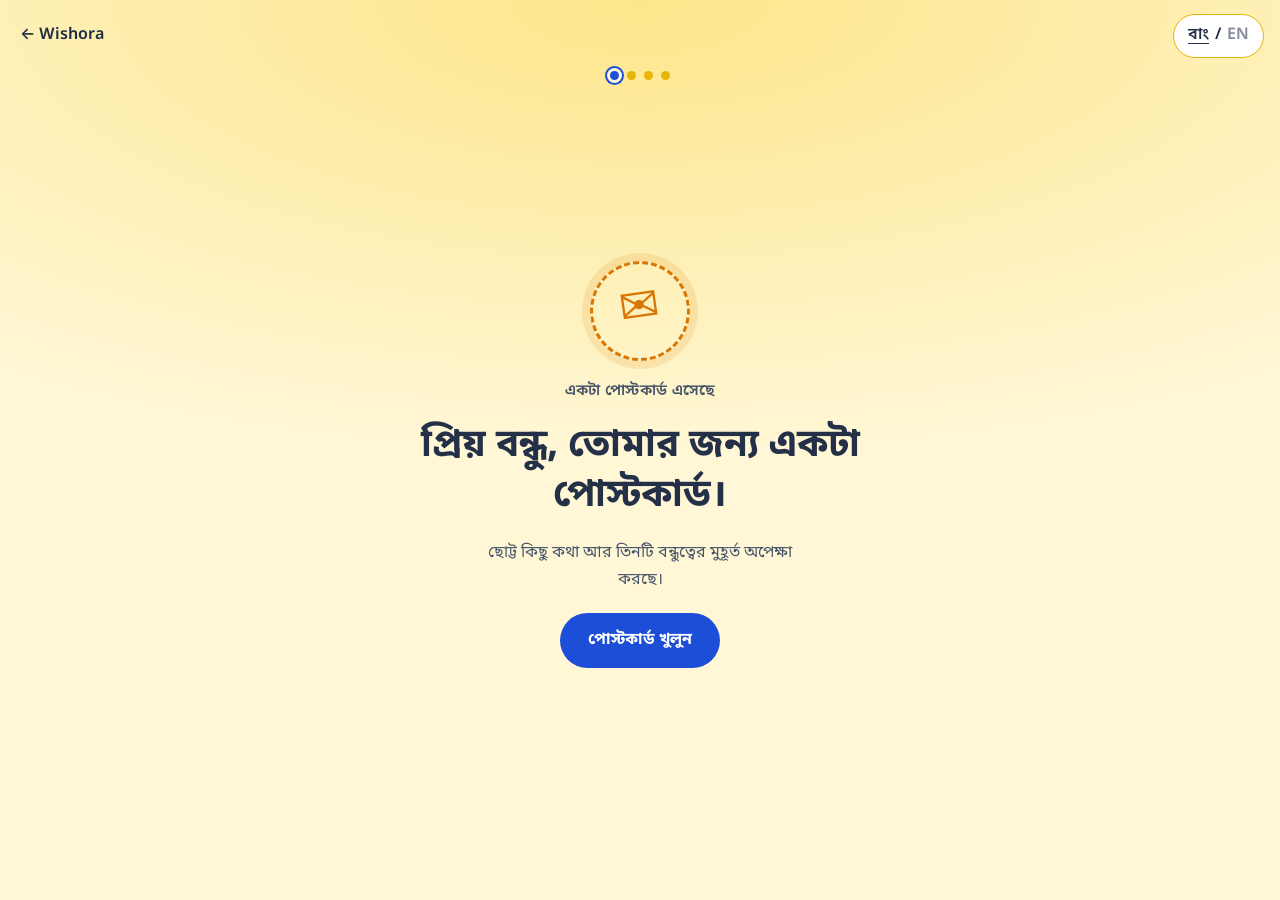
<file: wishes/friendship/friendship-01.html>
<!DOCTYPE html>
<html lang="bn">
<head>
<meta charset="UTF-8">
<meta name="viewport" content="width=device-width, initial-scale=1.0">
<title id="pageTitle">The Friendship Postcard — a wish for a friend | Wishora</title>
<meta id="metaDescription" name="description" content="Reveal three friendship moments, add your own message and share this interactive wish with a friend.">
<meta name="theme-color" content="#FFF7D6">
<link rel="canonical" href="https://SITE_URL_PLACEHOLDER/wishes/friendship/friendship-01">
<link rel="icon" href="../../assets/icons/favicon.svg" type="image/svg+xml">
<meta id="ogTitle" property="og:title" content="The Friendship Postcard — a wish for a friend | Wishora">
<meta id="ogDescription" property="og:description" content="Reveal three friendship moments, add your own message and share this interactive wish with a friend.">
<meta property="og:type" content="website">
<meta property="og:url" content="https://SITE_URL_PLACEHOLDER/wishes/friendship/friendship-01">
<meta property="og:site_name" content="Wishora">
<meta property="og:image" content="https://SITE_URL_PLACEHOLDER/assets/images/og-default.png">
<meta property="og:image:width" content="1200"><meta property="og:image:height" content="630">
<meta name="twitter:card" content="summary_large_image">
<meta id="twitterTitle" name="twitter:title" content="The Friendship Postcard — a wish for a friend | Wishora">
<meta name="twitter:description" content="Reveal three friendship moments, add your own message and share this interactive wish with a friend.">
<meta name="twitter:image" content="https://SITE_URL_PLACEHOLDER/assets/images/og-default.png">
<!-- build:jsonld -->
<script type="application/ld+json">{"@context":"https://schema.org","@graph":[{"@type":"WebSite","@id":"https://SITE_URL_PLACEHOLDER/#website","url":"https://SITE_URL_PLACEHOLDER/","name":"Wishora","inLanguage":["bn","en"]},{"@type":"WebPage","@id":"https://SITE_URL_PLACEHOLDER/wishes/friendship/friendship-01#webpage","url":"https://SITE_URL_PLACEHOLDER/wishes/friendship/friendship-01","name":"The Friendship Postcard","description":"Reveal three little friendship moments, then read a note made for your friend.","isPartOf":{"@id":"https://SITE_URL_PLACEHOLDER/#website"},"inLanguage":["bn","en"],"breadcrumb":{"@id":"https://SITE_URL_PLACEHOLDER/wishes/friendship/friendship-01#breadcrumb"}},{"@type":"BreadcrumbList","itemListElement":[{"@type":"ListItem","position":1,"name":"Home","item":"https://SITE_URL_PLACEHOLDER/"},{"@type":"ListItem","position":2,"name":"Friendship Wishes","item":"https://SITE_URL_PLACEHOLDER/categories/friendship/"},{"@type":"ListItem","position":3,"name":"The Friendship Postcard","item":"https://SITE_URL_PLACEHOLDER/wishes/friendship/friendship-01"}],"@id":"https://SITE_URL_PLACEHOLDER/wishes/friendship/friendship-01#breadcrumb"}]}</script>
<!-- /build:jsonld -->
<link rel="preconnect" href="https://fonts.googleapis.com"><link rel="preconnect" href="https://fonts.gstatic.com" crossorigin>
<link rel="stylesheet" href="https://fonts.googleapis.com/css2?family=Inter:wght@400;500;600;700&family=Noto+Sans+Bengali:wght@400;500;600;700&display=swap" media="print" onload="this.media='all'">
<noscript><link rel="stylesheet" href="https://fonts.googleapis.com/css2?family=Inter:wght@400;500;600;700&family=Noto+Sans+Bengali:wght@400;500;600;700&display=swap"></noscript>
<link rel="stylesheet" href="../../css/wish-base.css"><link rel="stylesheet" href="./friendship-01.css">
</head>
<body data-lang="bn">
<a href="#experience" class="skip-link" data-i18n="skipLink">মূল অভিজ্ঞতায় যান</a>
<noscript><p class="noscript-note">This wish needs JavaScript to play. · এই শুভেচ্ছাটি চালাতে JavaScript প্রয়োজন। <a href="../../">← Wishora</a></p></noscript>
<header class="topbar"><a href="../../" class="topbar-back" data-i18n="backHome">← Wishora</a><button type="button" class="lang-toggle" id="langToggle" data-i18n-aria-label="langToggleLabel" aria-label="ভাষা পরিবর্তন করুন" aria-pressed="false"><span data-lang="bn">বাং</span><span aria-hidden="true">/</span><span data-lang="en">EN</span></button></header>
<div class="progress" aria-hidden="true"><i></i><i></i><i></i><i></i></div>
<main id="experience">
  <section class="scene scene-welcome is-active" aria-labelledby="h-welcome">
    <div class="postmark" aria-hidden="true">✉</div><p class="eyebrow" data-i18n="welcomeEyebrow">একটা পোস্টকার্ড এসেছে</p>
    <h1 id="h-welcome" class="bound" data-i18n="welcomeHeading">তোমার জন্য, বন্ধু।</h1><p class="lead" data-i18n="welcomeLead">ছোট্ট কিছু কথা আর তিনটি বন্ধুত্বের মুহূর্ত অপেক্ষা করছে।</p>
    <button type="button" class="btn btn-primary" id="openCard" data-i18n="openCard">পোস্টকার্ড খুলুন</button>
  </section>
  <section class="scene scene-moments" aria-labelledby="h-moments">
    <p class="eyebrow" data-i18n="momentsEyebrow">বন্ধুত্বের ছোট্ট জিনিস</p><h2 id="h-moments" data-i18n="momentsHeading">তিনটি মুহূর্ত মনে করি।</h2>
    <p class="lead" data-i18n="momentsHint">প্রতিটি কার্ডে ট্যাপ করুন।</p>
    <div class="moment-grid" role="group" data-i18n-aria-label="momentsGroup" aria-label="বন্ধুত্বের মুহূর্ত">
      <button type="button" class="moment-card" data-moment="1" aria-pressed="false"><span aria-hidden="true">☀</span><span data-i18n="momentOne">খারাপ দিনে পাশে থাকা</span></button>
      <button type="button" class="moment-card" data-moment="2" aria-pressed="false"><span aria-hidden="true">☕</span><span data-i18n="momentTwo">অকারণ গল্প করা</span></button>
      <button type="button" class="moment-card" data-moment="3" aria-pressed="false"><span aria-hidden="true">✦</span><span data-i18n="momentThree">একসঙ্গে হাসতে পারা</span></button>
    </div>
    <p id="momentStatus" class="moment-status" role="status" aria-live="polite"></p>
    <button type="button" class="btn btn-primary" id="toNote" disabled data-i18n="toNote">বার্তাটি পড়ুন</button>
  </section>
  <section class="scene scene-note" aria-labelledby="h-note">
    <p class="eyebrow" data-i18n="noteEyebrow">তোমার জন্য লেখা</p><h2 id="h-note" data-i18n="noteHeading">বন্ধু হওয়ার জন্য ধন্যবাদ।</h2>
    <article class="postcard"><p class="dear bound" data-i18n="dear">প্রিয় বন্ধু,</p><p class="user-text" data-bind="message"></p><p class="signed bound" data-bind="from" hidden></p></article>
    <button type="button" class="btn btn-primary" id="toFinal" data-i18n="toFinal">আর একটা কথা</button>
  </section>
  <section class="scene scene-final" aria-labelledby="h-final">
    <p class="eyebrow" data-i18n="finalEyebrow">বন্ধুত্বের নামে</p><h2 id="h-final" data-i18n="finalHeading">ভালো বন্ধু থাকা সত্যিই সৌভাগ্যের।</h2>
    <button type="button" class="highfive-btn" id="highFiveBtn" aria-pressed="false"><span aria-hidden="true">🙌</span><span data-i18n="highFive">একটা হাই-ফাইভ দিন</span></button>
    <p class="final-line" id="finalLine" aria-live="polite" data-i18n="highFiveHint">হাই-ফাইভ দিতে ট্যাপ করুন।</p>
    <div class="actions"><button type="button" class="btn btn-primary" id="shareBtn" data-i18n="shareBtn">এই শুভেচ্ছাটি শেয়ার করুন</button><button type="button" class="btn btn-ghost" id="replayBtn" data-i18n="replayBtn">আবার দেখুন</button></div>
    <nav class="wish-links" data-i18n-aria-label="moreNav" aria-label="Wishora-র আরও"><a href="../../" data-i18n="linkHome">Wishora হোম</a><a href="../../categories/friendship/" data-i18n="linkCategory">বন্ধুত্বের সংগ্রহ</a><a href="../../create/?category=friendship&amp;template=friendship-moments" data-i18n="linkCreate">নিজের শুভেচ্ছা তৈরি করুন</a></nav>
  </section>
</main><div class="toast" id="toast" role="status" aria-live="polite"></div>
<script src="../../config/site.js" defer></script><script src="../../data/categories.js" defer></script><script src="../../data/templates.js" defer></script><script src="../../data/wishes.js" defer></script><script src="../../js/wish-params.js" defer></script><script src="../../js/wish-runtime.js" defer></script><script src="./friendship-01.js" defer></script>
</body></html>
</file>
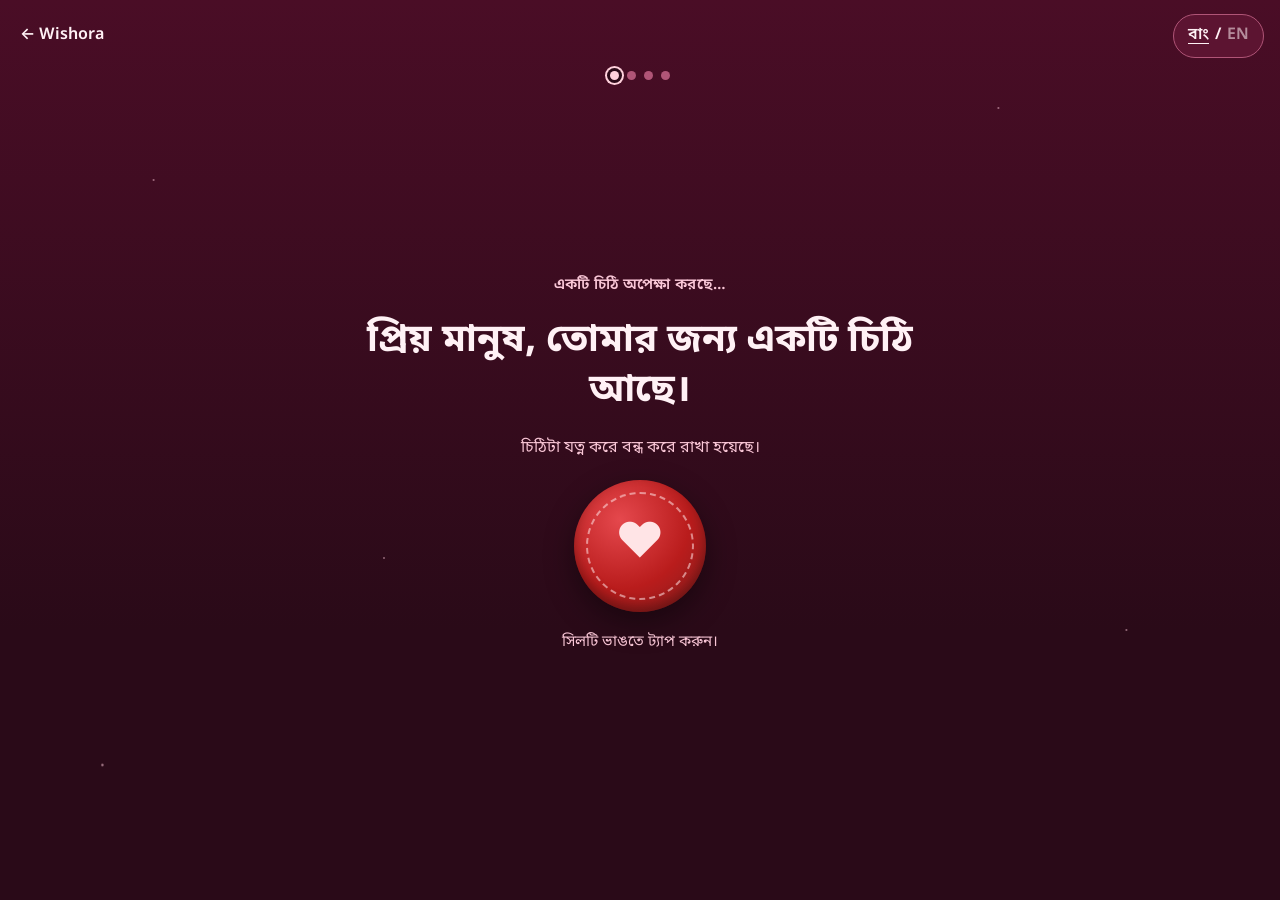
<file: wishes/love/love-01.html>
<!DOCTYPE html>
<html lang="bn">
<head>
<meta charset="UTF-8">
<meta name="viewport" content="width=device-width, initial-scale=1.0">
<title id="pageTitle">A Love Letter — a romantic wish for someone special | Wishora</title>
<meta id="metaDescription" name="description" content="Break the wax seal, light three stars and read a letter kept for someone you love. Available in Bengali and English. · মোমের সিল ভাঙুন, তিনটি তারা জ্বালান আর প্রিয় মানুষের জন্য রাখা চিঠিটি পড়ুন। বাংলা ও ইংরেজিতে।">
<meta name="theme-color" content="#3B0A1E">
<!-- Canonical is the clean, parameter-free URL. Personalised links
     (?name=…&from=…) all point back to this one canonical page and are
     marked noindex by js/wish-runtime.js. -->
<link rel="canonical" href="https://SITE_URL_PLACEHOLDER/wishes/love/love-01">
<link rel="icon" href="../../assets/icons/favicon.svg" type="image/svg+xml">

<meta id="ogTitle" property="og:title" content="A Love Letter — a romantic wish for someone special | Wishora">
<meta id="ogDescription" property="og:description" content="Break the wax seal, light three stars and read a letter kept for someone you love. Available in Bengali and English. · মোমের সিল ভাঙুন, তিনটি তারা জ্বালান আর প্রিয় মানুষের জন্য রাখা চিঠিটি পড়ুন। বাংলা ও ইংরেজিতে।">
<meta property="og:type" content="website">
<meta property="og:url" content="https://SITE_URL_PLACEHOLDER/wishes/love/love-01">
<meta property="og:site_name" content="Wishora">
<meta property="og:image" content="https://SITE_URL_PLACEHOLDER/assets/images/og-default.png">
<meta property="og:image:width" content="1200">
<meta property="og:image:height" content="630">
<meta property="og:image:alt" content="Wishora — beautiful digital wishes">

<meta name="twitter:card" content="summary_large_image">
<meta id="twitterTitle" name="twitter:title" content="A Love Letter — a romantic wish for someone special | Wishora">
<meta name="twitter:description" content="Break the wax seal, light three stars and read a letter kept for someone you love. Available in Bengali and English. · মোমের সিল ভাঙুন, তিনটি তারা জ্বালান আর প্রিয় মানুষের জন্য রাখা চিঠিটি পড়ুন। বাংলা ও ইংরেজিতে।">
<meta name="twitter:image" content="https://SITE_URL_PLACEHOLDER/assets/images/og-default.png">

<!-- build:jsonld -->
<script type="application/ld+json">{"@context":"https://schema.org","@graph":[{"@type":"WebSite","@id":"https://SITE_URL_PLACEHOLDER/#website","url":"https://SITE_URL_PLACEHOLDER/","name":"Wishora","inLanguage":["bn","en"]},{"@type":"WebPage","@id":"https://SITE_URL_PLACEHOLDER/wishes/love/love-01#webpage","url":"https://SITE_URL_PLACEHOLDER/wishes/love/love-01","name":"A Love Letter","description":"Break the wax seal, light three stars and read the letter kept for someone you love.","isPartOf":{"@id":"https://SITE_URL_PLACEHOLDER/#website"},"inLanguage":["bn","en"],"breadcrumb":{"@id":"https://SITE_URL_PLACEHOLDER/wishes/love/love-01#breadcrumb"}},{"@type":"BreadcrumbList","itemListElement":[{"@type":"ListItem","position":1,"name":"Home","item":"https://SITE_URL_PLACEHOLDER/"},{"@type":"ListItem","position":2,"name":"Love Wishes","item":"https://SITE_URL_PLACEHOLDER/categories/love/"},{"@type":"ListItem","position":3,"name":"A Love Letter","item":"https://SITE_URL_PLACEHOLDER/wishes/love/love-01"}],"@id":"https://SITE_URL_PLACEHOLDER/wishes/love/love-01#breadcrumb"}]}</script>
<!-- /build:jsonld -->

<link rel="preconnect" href="https://fonts.googleapis.com">
<link rel="preconnect" href="https://fonts.gstatic.com" crossorigin>
<link rel="stylesheet" href="https://fonts.googleapis.com/css2?family=Inter:wght@400;500;600;700&family=Noto+Sans+Bengali:wght@400;500;600;700&display=swap" media="print" onload="this.media='all'">
<noscript><link rel="stylesheet" href="https://fonts.googleapis.com/css2?family=Inter:wght@400;500;600;700&family=Noto+Sans+Bengali:wght@400;500;600;700&display=swap"></noscript>

<link rel="stylesheet" href="../../css/wish-base.css">
<link rel="stylesheet" href="./love-01.css">
</head>
<body data-lang="bn">

<a href="#experience" class="skip-link" data-i18n="skipLink">মূল অভিজ্ঞতায় যান</a>

<noscript>
  <p class="noscript-note">This wish needs JavaScript to play. · এই শুভেচ্ছাটি চালাতে JavaScript প্রয়োজন।
    <a href="../../">← Wishora</a></p>
</noscript>

<header class="topbar">
  <a href="../../" class="topbar-back" data-i18n="backHome">← Wishora</a>
  <button type="button" class="lang-toggle" id="langToggle" data-i18n-aria-label="langToggleLabel" aria-label="ভাষা পরিবর্তন করুন" aria-pressed="false">
    <span data-lang="bn">বাং</span><span aria-hidden="true">/</span><span data-lang="en">EN</span>
  </button>
</header>

<div class="progress" aria-hidden="true"><i></i><i></i><i></i><i></i></div>

<div class="sky" aria-hidden="true">
  <span class="drift d1">♥</span><span class="drift d2">♥</span><span class="drift d3">♥</span>
  <span class="drift d4">♥</span><span class="drift d5">♥</span>
</div>

<main id="experience">

  <!-- 1 · The sealed letter -->
  <section class="scene scene-seal is-active" aria-labelledby="h-welcome">
    <p class="eyebrow" data-i18n="welcomeEyebrow">একটি চিঠি অপেক্ষা করছে…</p>
    <h1 id="h-welcome" data-i18n="welcomeHeading">প্রিয় মানুষ, তোমার জন্য একটি চিঠি আছে।</h1>
    <p class="lead" data-i18n="welcomeLead">চিঠিটা যত্ন করে বন্ধ করে রাখা হয়েছে।</p>
    <button type="button" class="seal" id="sealBtn" data-i18n-aria-label="sealLabel" aria-label="মোমের সিল ভাঙুন"><span class="seal-heart" aria-hidden="true">♥</span></button>
    <p class="hint" data-i18n="sealHint">সিলটি ভাঙতে ট্যাপ করুন।</p>
  </section>

  <!-- 2 · Light three stars -->
  <section class="scene scene-stars" aria-labelledby="h-stars">
    <p class="eyebrow" data-i18n="starsEyebrow">চিঠি খোলার আগে…</p>
    <h2 id="h-stars" data-i18n="starsHeading">তিনটি তারা জ্বালাও।</h2>
    <p class="lead" id="starsHint" data-i18n="starsHint">প্রতিটি তারার ভেতরে একটি করে ছোট্ট কথা আছে।</p>
    <div class="stars" role="group" data-i18n-aria-label="starsGroup" aria-label="তারা">
      <button type="button" class="star" data-star="1" aria-pressed="false" aria-describedby="starsHint"><span aria-hidden="true">★</span></button>
      <button type="button" class="star" data-star="2" aria-pressed="false" aria-describedby="starsHint"><span aria-hidden="true">★</span></button>
      <button type="button" class="star" data-star="3" aria-pressed="false" aria-describedby="starsHint"><span aria-hidden="true">★</span></button>
    </div>
    <ul class="star-lines" id="starLines" aria-live="polite">
      <li data-line="1" hidden></li><li data-line="2" hidden></li><li data-line="3" hidden></li>
    </ul>
    <button type="button" class="btn btn-primary" id="toLetter" disabled data-i18n="toLetter">চিঠিটি খুলুন</button>
  </section>

  <!-- 3 · The letter -->
  <section class="scene scene-letter" aria-labelledby="h-letter">
    <p class="eyebrow" data-i18n="letterEyebrow">তোমার জন্য লেখা</p>
    <h2 id="h-letter" data-i18n="letterHeading">চিঠিটি</h2>
    <article class="paper">
      <p class="dear bound" data-i18n="dear">প্রিয়,</p>
      <p class="letter-text user-text" data-bind="message"></p>
      <p class="signed bound" data-bind="from" hidden></p>
    </article>
    <button type="button" class="btn btn-primary" id="toFinal" data-i18n="toFinal">আর একটি কথা</button>
  </section>

  <!-- 4 · Final -->
  <section class="scene scene-final" aria-labelledby="h-final">
    <p class="eyebrow" data-i18n="finalEyebrow">শেষ কথা</p>
    <h2 id="h-final" data-i18n="finalHeading">তুমি ভালো থেকো, হাসিখুশি থেকো।</h2>
    <button type="button" class="heart-btn" id="heartBtn" aria-pressed="false" data-i18n-aria-label="heartLabel" aria-label="হৃদস্পন্দন পাঠান"><span aria-hidden="true">♥</span></button>
    <p class="final-line" id="finalLine" aria-live="polite" data-i18n="heartHint">হৃদয়ে ট্যাপ করুন।</p>
    <div class="actions">
      <button type="button" class="btn btn-primary" id="shareBtn" data-i18n="shareBtn">এই শুভেচ্ছাটি শেয়ার করুন</button>
      <button type="button" class="btn btn-ghost" id="replayBtn" data-i18n="replayBtn">আবার দেখুন</button>
    </div>
    <nav class="wish-links" data-i18n-aria-label="moreNav" aria-label="Wishora-র আরও">
      <a href="../../" data-i18n="linkHome">Wishora হোম</a>
      <a href="../../categories/love/" data-i18n="linkCategory">ভালোবাসার সংগ্রহ</a>
      <a href="../../create/?category=love&amp;template=love-letter" data-i18n="linkCreate">নিজের শুভেচ্ছা তৈরি করুন</a>
    </nav>
  </section>

</main>

<div class="toast" id="toast" role="status" aria-live="polite"></div>

<script src="../../config/site.js" defer></script>
<script src="../../data/categories.js" defer></script>
<script src="../../data/templates.js" defer></script>
<script src="../../data/wishes.js" defer></script>
<script src="../../js/wish-params.js" defer></script>
<script src="../../js/wish-runtime.js" defer></script>
<script src="./love-01.js" defer></script>
</body>
</html>
</file>
<file: css/style.css>
/* =========================================================
   WISHORA — STYLE SHEET
   Table of contents:
   1. Variables / Reset
   2. Base typography
   3. Layout helpers
   4. Buttons
   5. Header + nav
   6. Mobile menu
   7. Hero
   8. Utilities  9. Hero search  10. Explore  11. Wish cards
   12. Categories  13. Coming soon  14. Why  15. Final CTA
   16. Inner pages  18. Footer  19. Responsive  20. Reduced motion
   ========================================================= */

/* ---------- 1. Variables / Reset ---------- */
:root {
  /* Brand colors */
  --color-bg: #FFF9FC;
  --color-primary: #8B5CF6;
  --color-primary-dark: #7440E0;
  --color-secondary: #EC4899;
  --color-accent: #F59E0B;
  --color-text: #171322;
  --color-text-soft: #6B6475;
  --color-card: #FFFFFF;
  --color-border: rgba(23, 19, 34, 0.08);

  /* Gradients */
  --gradient-primary: linear-gradient(135deg, var(--color-primary) 0%, var(--color-secondary) 100%);
  /* Same look, slightly deeper stops: white text on these passes WCAG AA
     (>= 4.5:1). Use it wherever white text sits on the gradient. */
  --gradient-strong: linear-gradient(135deg, #7C3AED 0%, #DB2777 100%);
  /* Pink for small TEXT on light backgrounds (#EC4899 is only ~3.4:1). */
  --color-secondary-text: #BE185D;
  --gradient-soft: linear-gradient(160deg, rgba(139,92,246,0.10) 0%, rgba(236,72,153,0.08) 100%);

  /* Elevation */
  --shadow-sm: 0 2px 8px rgba(23, 19, 34, 0.06);
  --shadow-md: 0 12px 28px rgba(139, 92, 246, 0.14);
  --shadow-lg: 0 24px 48px rgba(139, 92, 246, 0.18);

  /* Radius */
  --radius-sm: 10px;
  --radius-md: 18px;
  --radius-lg: 28px;
  --radius-pill: 999px;

  /* Type */
  --font-en: 'Inter', system-ui, -apple-system, sans-serif;
  --font-bn: 'Noto Sans Bengali', 'Hind Siliguri', system-ui, sans-serif;

  /* Layout */
  --container-width: 1180px;
  --header-height: 76px;

  /* Motion */
  --ease: cubic-bezier(0.22, 1, 0.36, 1);
}

* , *::before, *::after {
  box-sizing: border-box;
}

html {
  scroll-behavior: smooth;
  scroll-padding-top: 90px;
}

body {
  margin: 0;
  background: var(--color-bg);
  color: var(--color-text);
  font-family: var(--font-bn), var(--font-en);
  line-height: 1.65;
  -webkit-font-smoothing: antialiased;
  overflow-x: hidden;
}

html[lang="en"] body {
  font-family: var(--font-en), var(--font-bn);
}

img, svg {
  display: block;
  max-width: 100%;
}

a {
  color: inherit;
  text-decoration: none;
}

ul {
  list-style: none;
  margin: 0;
  padding: 0;
}

button {
  font-family: inherit;
  cursor: pointer;
}

h1, h2, h3, p {
  margin: 0;
}

/* ---------- 2. Base typography ---------- */
h1, h2, h3 {
  font-weight: 700;
  letter-spacing: -0.01em;
  color: var(--color-text);
}

.skip-link {
  position: absolute;
  left: -9999px;
  top: 0;
  background: #7C3AED;
  color: #fff;
  padding: 12px 20px;
  border-radius: 0 0 var(--radius-sm) 0;
  z-index: 1000;
}

.skip-link:focus {
  left: 0;
}

/* Visible focus states everywhere */
a:focus-visible,
button:focus-visible,
input:focus-visible {
  outline: 2px solid var(--color-primary);
  outline-offset: 3px;
  border-radius: 6px;
}

/* ---------- 3. Layout helpers ---------- */
.container {
  width: 100%;
  max-width: var(--container-width);
  margin: 0 auto;
  padding: 0 20px;
}

.section-heading {
  max-width: 620px;
  margin: 0 auto 40px;
  text-align: center;
}

.section-heading h2 {
  font-size: clamp(1.6rem, 3vw, 2.3rem);
  margin-bottom: 12px;
}

.section-heading p {
  color: var(--color-text-soft);
  font-size: 1.02rem;
}

section {
  padding: 72px 0;
}

/* Author display rules (.btn, .music-player…) would otherwise override the
   HTML `hidden` attribute and show elements that should stay hidden. */
[hidden] {
  display: none !important;
}

/* ---------- 4. Buttons ---------- */
.btn {
  display: inline-flex;
  align-items: center;
  justify-content: center;
  gap: 8px;
  padding: 13px 26px;
  border-radius: var(--radius-pill);
  font-weight: 600;
  font-size: 0.98rem;
  border: 1px solid transparent;
  transition: transform 0.25s var(--ease), box-shadow 0.25s var(--ease), background 0.25s var(--ease);
  min-height: 44px;
  text-align: center;
}

.btn-primary {
  background: var(--gradient-strong);
  color: #fff;
  box-shadow: var(--shadow-md);
}

.btn-primary:hover {
  transform: translateY(-2px);
  box-shadow: var(--shadow-lg);
}

.btn-ghost {
  background: transparent;
  color: var(--color-text);
  border-color: var(--color-border);
}

.btn-ghost:hover {
  background: rgba(139, 92, 246, 0.06);
  border-color: var(--color-primary);
}

.btn-light {
  background: #fff;
  color: var(--color-primary-dark);
}

.btn-light:hover {
  transform: translateY(-2px);
  box-shadow: 0 16px 32px rgba(0,0,0,0.18);
}

.btn-large {
  padding: 15px 32px;
  font-size: 1.02rem;
}

.btn-header {
  display: none;
}

/* ---------- 5. Header + nav ---------- */
.site-header {
  position: sticky;
  top: 0;
  z-index: 500;
  height: var(--header-height);
  display: flex;
  align-items: center;
  background: rgba(255, 249, 252, 0.7);
  backdrop-filter: blur(14px);
  -webkit-backdrop-filter: blur(14px);
  border-bottom: 1px solid transparent;
  transition: background 0.3s var(--ease), border-color 0.3s var(--ease), box-shadow 0.3s var(--ease);
}

.site-header.is-scrolled {
  background: rgba(255, 249, 252, 0.92);
  border-bottom-color: var(--color-border);
  box-shadow: 0 4px 20px rgba(23, 19, 34, 0.05);
}

.header-inner {
  display: flex;
  align-items: center;
  justify-content: space-between;
  gap: 16px;
  width: 100%;
}

.brand {
  display: inline-flex;
  align-items: center;
  min-height: 44px;
  gap: 9px;
  flex-shrink: 0;
}

.brand-mark {
  position: relative;
  width: 30px;
  height: 30px;
  border-radius: 9px;
  background: var(--gradient-primary);
  display: inline-flex;
  align-items: center;
  justify-content: center;
}

.brand-mark::before {
  content: "";
  position: absolute;
  width: 8px;
  height: 8px;
  border-radius: 2px;
  background: #fff;
  transform: rotate(45deg);
  top: 6px;
  left: 6px;
  opacity: 0.9;
}

.brand-spark {
  position: absolute;
  bottom: 5px;
  right: 5px;
  width: 6px;
  height: 6px;
}

.brand-spark::before,
.brand-spark::after {
  content: "";
  position: absolute;
  background: #fff;
}

.brand-spark::before {
  width: 100%;
  height: 1.6px;
  top: 50%;
  left: 0;
  transform: translateY(-50%);
}

.brand-spark::after {
  height: 100%;
  width: 1.6px;
  left: 50%;
  top: 0;
  transform: translateX(-50%);
}

.brand-name {
  font-family: var(--font-en);
  font-weight: 800;
  font-size: 1.28rem;
  letter-spacing: -0.02em;
  background: var(--gradient-primary);
  -webkit-background-clip: text;
  background-clip: text;
  color: transparent;
}

.main-nav {
  display: none;
}

.main-nav ul {
  display: flex;
  align-items: center;
  gap: 30px;
}

.nav-link {
  font-size: 0.96rem;
  font-weight: 500;
  color: var(--color-text-soft);
  position: relative;
  display: inline-flex;
  align-items: center;
  min-height: 44px;
  padding: 6px 0;
  transition: color 0.2s var(--ease);
}

.nav-link:hover,
.nav-link.is-active {
  color: var(--color-text);
}

.nav-link.is-active::after {
  content: "";
  position: absolute;
  left: 0;
  right: 0;
  bottom: -2px;
  height: 2px;
  border-radius: 2px;
  background: var(--gradient-primary);
}

.header-actions {
  display: flex;
  align-items: center;
  gap: 10px;
  flex-shrink: 0;
}

.lang-toggle {
  display: inline-flex;
  align-items: center;
  gap: 6px;
  background: #fff;
  border: 1px solid var(--color-border);
  border-radius: var(--radius-pill);
  padding: 8px 12px;
  font-size: 0.85rem;
  font-weight: 600;
  min-height: 44px;
  color: var(--color-text-soft);
}

.lang-option {
  padding: 2px 4px;
  border-radius: 6px;
  transition: color 0.2s var(--ease), background 0.2s var(--ease);
}

.lang-divider {
  color: var(--color-border);
}

body[data-lang="bn"] .lang-option[data-lang="bn"],
body[data-lang="en"] .lang-option[data-lang="en"] {
  color: var(--color-primary-dark);
  background: rgba(139, 92, 246, 0.1);
}

.menu-toggle {
  display: inline-flex;
  flex-direction: column;
  justify-content: center;
  align-items: center;
  gap: 5px;
  width: 44px;
  height: 44px;
  background: #fff;
  border: 1px solid var(--color-border);
  border-radius: var(--radius-sm);
}

.menu-line {
  width: 18px;
  height: 2px;
  background: var(--color-text);
  border-radius: 2px;
  transition: transform 0.3s var(--ease), opacity 0.3s var(--ease);
}

.menu-toggle[aria-expanded="true"] .menu-line:nth-child(1) {
  transform: translateY(7px) rotate(45deg);
}

.menu-toggle[aria-expanded="true"] .menu-line:nth-child(2) {
  opacity: 0;
}

.menu-toggle[aria-expanded="true"] .menu-line:nth-child(3) {
  transform: translateY(-7px) rotate(-45deg);
}

/* ---------- 6. Mobile menu ---------- */
.mobile-menu {
  position: fixed;
  top: var(--header-height);
  left: 0;
  right: 0;
  background: #fff;
  border-bottom: 1px solid var(--color-border);
  box-shadow: 0 20px 40px rgba(23,19,34,0.08);
  padding: 20px;
  transform: translateY(-12px);
  opacity: 0;
  visibility: hidden;
  transition: transform 0.3s var(--ease), opacity 0.3s var(--ease), visibility 0.3s;
  z-index: 400;
}

.mobile-menu.is-open {
  transform: translateY(0);
  opacity: 1;
  visibility: visible;
}

.mobile-menu ul {
  display: flex;
  flex-direction: column;
  gap: 4px;
  margin-bottom: 16px;
}

.mobile-menu a {
  display: block;
  padding: 13px 10px;
  font-weight: 600;
  border-radius: var(--radius-sm);
  min-height: 44px;
  display: flex;
  align-items: center;
}

.mobile-menu a:hover {
  background: rgba(139, 92, 246, 0.06);
}

.mobile-cta {
  width: 100%;
}

/* ---------- 7. Hero ---------- */
.hero {
  position: relative;
  padding: 64px 0 80px;
  overflow: hidden;
}

.hero-glow {
  position: absolute;
  border-radius: 50%;
  filter: blur(70px);
  z-index: 0;
  opacity: 0.5;
  pointer-events: none;
}

.hero-glow-a {
  width: 420px;
  height: 420px;
  background: var(--color-primary);
  top: -180px;
  right: -140px;
}

.hero-glow-b {
  width: 340px;
  height: 340px;
  background: var(--color-secondary);
  bottom: -160px;
  left: -120px;
  opacity: 0.35;
}

.hero-inner {
  position: relative;
  z-index: 1;
  display: grid;
  grid-template-columns: 1fr;
  gap: 48px;
  align-items: center;
}

.hero-badge {
  display: inline-flex;
  align-items: center;
  padding: 9px 18px;
  border-radius: var(--radius-pill);
  background: #fff;
  border: 1px solid var(--color-border);
  color: var(--color-primary-dark);
  font-size: 0.85rem;
  font-weight: 600;
  margin-bottom: 22px;
  box-shadow: var(--shadow-sm);
}

.hero-heading {
  font-size: clamp(2.1rem, 6vw, 3.6rem);
  line-height: 1.2;
  margin-bottom: 18px;
}

.hero-text {
  color: var(--color-text-soft);
  font-size: 1.08rem;
  max-width: 520px;
  margin-bottom: 32px;
}

.hero-actions {
  display: flex;
  flex-wrap: wrap;
  gap: 14px;
}

.hero-visual {
  position: relative;
  height: 360px;
  display: flex;
  align-items: center;
  justify-content: center;
}

.hero-orb {
  position: absolute;
  border-radius: 50%;
  background: var(--gradient-soft);
  border: 1px solid rgba(139, 92, 246, 0.15);
}

.hero-orb-1 {
  width: 220px;
  height: 220px;
  top: 10%;
  left: 6%;
  animation: float-slow 7s ease-in-out infinite;
}

.hero-orb-2 {
  width: 140px;
  height: 140px;
  bottom: 4%;
  right: 8%;
  animation: float-slow 8s ease-in-out infinite reverse;
}

.hero-star {
  position: absolute;
  color: var(--color-accent);
  font-size: 1.4rem;
  animation: twinkle 3s ease-in-out infinite;
}

.hero-star-1 { top: 8%; right: 20%; animation-delay: 0.2s; }
.hero-star-2 { bottom: 18%; left: 10%; animation-delay: 1s; font-size: 1rem; }
.hero-star-3 { top: 46%; right: 4%; animation-delay: 1.8s; font-size: 1.1rem; }

.greeting-card {
  position: relative;
  width: 240px;
  padding: 28px 24px;
  border-radius: var(--radius-lg);
  background: rgba(255, 255, 255, 0.65);
  backdrop-filter: blur(18px);
  -webkit-backdrop-filter: blur(18px);
  border: 1px solid rgba(255, 255, 255, 0.6);
  box-shadow: var(--shadow-lg);
  text-align: center;
  animation: float-card 6s ease-in-out infinite;
}

.greeting-card-top {
  display: flex;
  justify-content: center;
  gap: 12px;
  margin-bottom: 16px;
  font-size: 1.2rem;
}

.greeting-heart {
  color: var(--color-secondary);
}

.greeting-sparkle {
  color: var(--color-accent);
}

.greeting-title {
  font-family: var(--font-en);
  font-weight: 700;
  font-size: 1.2rem;
  color: var(--color-text);
  margin-bottom: 6px;
}

.greeting-sub {
  font-family: var(--font-en);
  font-size: 0.85rem;
  color: var(--color-text-soft);
}

.greeting-ribbon {
  position: absolute;
  bottom: -10px;
  left: 50%;
  transform: translateX(-50%);
  width: 46px;
  height: 20px;
  background: var(--gradient-primary);
  clip-path: polygon(0 0, 100% 0, 100% 70%, 50% 100%, 0 70%);
}

@keyframes float-slow {
  0%, 100% { transform: translateY(0) scale(1); }
  50% { transform: translateY(-16px) scale(1.03); }
}

@keyframes float-card {
  0%, 100% { transform: translateY(0) rotate(-2deg); }
  50% { transform: translateY(-14px) rotate(1deg); }
}

@keyframes twinkle {
  0%, 100% { opacity: 0.3; transform: scale(0.9); }
  50% { opacity: 1; transform: scale(1.15); }
}

/* ---------- 8. Utilities ---------- */
.sr-only {
  position: absolute;
  width: 1px;
  height: 1px;
  margin: -1px;
  padding: 0;
  overflow: hidden;
  clip: rect(0, 0, 0, 0);
  white-space: nowrap;
  border: 0;
}

/* Bilingual markup: every string is rendered in both languages and the
   inactive one is hidden, so pages work without JavaScript. */
html[lang="bn"] [data-l="en"],
html[lang="en"] [data-l="bn"] {
  display: none !important;
}

/* Controls that only make sense with JavaScript stay hidden without it. */
html:not(.js) .js-only {
  display: none !important;
}

/* Future ad slots: layout hooks only. Hidden, empty, load nothing. */
.ad-slot {
  display: none !important;
}

.text-link {
  color: var(--color-primary-dark);
  font-weight: 600;
  text-decoration: underline;
  text-underline-offset: 3px;
  display: inline-flex;
  align-items: center;
  min-height: 44px;
}

.soon-tag {
  display: inline-block;
  padding: 3px 10px;
  border-radius: var(--radius-pill);
  background: rgba(139, 92, 246, 0.1);
  color: var(--color-primary-dark);
  font-size: 0.72rem;
  font-weight: 700;
  line-height: 1.5;
  white-space: nowrap;
}

.soon-tag-light {
  background: rgba(139, 92, 246, 0.12);
}

/* ---------- 9. Hero search ---------- */
.hero-search {
  margin: 0 0 26px;
  max-width: 560px;
}

.search-field {
  position: relative;
  display: flex;
  align-items: center;
  gap: 6px;
  padding: 6px 6px 6px 16px;
  background: #fff;
  border: 1px solid var(--color-border);
  border-radius: var(--radius-pill);
  box-shadow: var(--shadow-md);
  transition: border-color 0.2s var(--ease), box-shadow 0.2s var(--ease);
}

.search-field:focus-within {
  border-color: var(--color-primary);
  box-shadow: 0 0 0 3px rgba(139, 92, 246, 0.2), var(--shadow-md);
}

.search-icon {
  flex-shrink: 0;
  color: var(--color-text-soft);
}

.search-input {
  flex: 1;
  min-width: 0;
  min-height: 44px;
  padding: 0 4px;
  border: 0;
  background: transparent;
  font: inherit;
  font-size: 1rem;
  color: var(--color-text);
}

.search-input:focus,
.search-input:focus-visible {
  outline: none;
}

.search-input::placeholder {
  color: var(--color-text-soft);
  opacity: 1;
}

.search-input::-webkit-search-cancel-button {
  display: none;
}

.search-clear {
  flex-shrink: 0;
  width: 44px;
  height: 44px;
  display: inline-flex;
  align-items: center;
  justify-content: center;
  border: 0;
  border-radius: 50%;
  background: transparent;
  color: var(--color-text-soft);
}

.search-clear:hover {
  background: rgba(139, 92, 246, 0.08);
  color: var(--color-text);
}

.search-submit {
  flex-shrink: 0;
  padding: 10px 22px;
}

.search-hint {
  margin: 10px 0 0 6px;
  font-size: 0.85rem;
  color: var(--color-text-soft);
}

.search-feedback {
  margin: 8px 0 0 6px;
  font-size: 0.9rem;
  font-weight: 600;
  color: var(--color-primary-dark);
}

.search-feedback a {
  text-decoration: underline;
  text-underline-offset: 3px;
}

.btn-soon {
  white-space: normal;
  flex-wrap: wrap;
  justify-content: center;
  gap: 4px 10px;
}

.hero-inner > *,
.soon-layout > *,
.footer-grid > * {
  min-width: 0;
}

/* ---------- 10. Explore: chips, status, groups ---------- */
.explore {
  padding-top: 56px;
}

.chips {
  display: flex;
  flex-wrap: wrap;
  justify-content: center;
  gap: 10px;
  margin-bottom: 18px;
}

.chip {
  display: inline-flex;
  align-items: center;
  gap: 6px;
  min-height: 44px;
  padding: 0 18px;
  border-radius: var(--radius-pill);
  border: 1px solid var(--color-border);
  background: #fff;
  font-size: 0.92rem;
  font-weight: 600;
  color: var(--color-text-soft);
  transition: background 0.2s var(--ease), color 0.2s var(--ease), border-color 0.2s var(--ease);
}

.chip:hover {
  border-color: var(--color-primary);
  color: var(--color-text);
}

.chip.is-active {
  background: var(--gradient-strong);
  color: #fff;
  border-color: transparent;
}

.results-status {
  text-align: center;
  margin: 0 0 28px;
  font-size: 0.95rem;
  color: var(--color-text-soft);
}

.wish-group + .wish-group {
  margin-top: 40px;
}

.group-title {
  font-size: 1.1rem;
  margin-bottom: 16px;
}

/* ---------- 11. Wish cards ---------- */
.wish-grid {
  display: grid;
  grid-template-columns: 1fr;
  gap: 22px;
}

.wish-card {
  position: relative;
  display: flex;
  flex-direction: column;
  height: 100%;
  background: var(--color-card);
  border-radius: var(--radius-md);
  border: 1px solid var(--color-border);
  overflow: hidden;
  box-shadow: var(--shadow-sm);
  transition: transform 0.3s var(--ease), box-shadow 0.3s var(--ease), border-color 0.3s var(--ease);
}

.wish-card:hover,
.wish-card:focus-within {
  transform: translateY(-4px);
  box-shadow: var(--shadow-md);
  border-color: rgba(139, 92, 246, 0.3);
}

.wish-thumb {
  position: relative;
  height: 140px;
  display: flex;
  align-items: center;
  justify-content: center;
  font-size: 2.6rem;
  overflow: hidden;
}

.wish-thumb::after {
  content: "";
  position: absolute;
  inset: 0;
  background: radial-gradient(circle at 70% 20%, rgba(255, 255, 255, 0.4), transparent 60%);
}

.wish-thumb-icon {
  position: relative;
  z-index: 1;
}

.wish-body {
  padding: 20px;
  display: flex;
  flex-direction: column;
  gap: 8px;
  flex: 1;
}

.wish-meta {
  display: flex;
  align-items: center;
  flex-wrap: wrap;
  gap: 8px;
  margin: 0;
  position: relative;
  z-index: 2;
}

.wish-cat {
  display: inline-flex;
  align-items: center;
  min-height: 44px;
  margin-block: -10px;
  font-size: 0.82rem;
  font-weight: 700;
  color: var(--color-secondary-text);
}

.wish-cat:hover {
  text-decoration: underline;
}

.featured-tag {
  padding: 2px 10px;
  border-radius: var(--radius-pill);
  background: rgba(236, 72, 153, 0.1);
  color: var(--color-secondary-text);
  font-size: 0.72rem;
  font-weight: 700;
}

.wish-title {
  font-size: 1.18rem;
  line-height: 1.4;
  margin: 0;
}

/* Stretched link: the whole card is one tap target, one tab stop. */
.wish-link::after {
  content: "";
  position: absolute;
  inset: 0;
  z-index: 1;
}

.wish-link:focus-visible {
  outline: none;
}

.wish-card:has(.wish-link:focus-visible) {
  outline: 2px solid var(--color-primary);
  outline-offset: 3px;
}

.wish-desc {
  margin: 0;
  color: var(--color-text-soft);
  font-size: 0.95rem;
}

.lang-chips {
  display: flex;
  flex-wrap: wrap;
  gap: 6px;
  margin-top: 2px;
}

.lang-chips li {
  padding: 2px 10px;
  border-radius: var(--radius-pill);
  border: 1px solid var(--color-border);
  font-size: 0.75rem;
  font-weight: 600;
  color: var(--color-text-soft);
}

.wish-open {
  margin-top: auto;
  padding-top: 8px;
  font-weight: 700;
  font-size: 0.92rem;
  color: var(--color-primary-dark);
}

.wish-card.is-featured .wish-thumb {
  height: 170px;
}

/* ---------- Thumbnail themes ---------- */
.thumb-birthday { background: linear-gradient(135deg, #FDE68A, #F59E0B); }
.thumb-love { background: linear-gradient(135deg, #FBCFE8, #EC4899); }
.thumb-friendship { background: linear-gradient(135deg, #BFDBFE, #60A5FA); }
.thumb-anniversary { background: linear-gradient(135deg, #DDD6FE, #8B5CF6); }
.thumb-congratulations { background: linear-gradient(135deg, #BBF7D0, #22C55E); }
.thumb-thankyou { background: linear-gradient(135deg, #FDE68A, #FBBF24); }
.thumb-sorry { background: linear-gradient(135deg, #E0E7FF, #818CF8); }
.thumb-goodmorning { background: linear-gradient(135deg, #FEF3C7, #FB923C); }
.thumb-goodnight { background: linear-gradient(135deg, #C7D2FE, #4F46E5); }
.thumb-mother { background: linear-gradient(135deg, #FBCFE8, #F472B6); }
.thumb-father { background: linear-gradient(135deg, #BAE6FD, #0EA5E9); }
.thumb-sister { background: linear-gradient(135deg, #FBCFE8, #C084FC); }
.thumb-brother { background: linear-gradient(135deg, #A5F3FC, #22D3EE); }
.thumb-missing { background: linear-gradient(135deg, #E9D5FF, #A855F7); }
.thumb-special { background: linear-gradient(135deg, #FDE68A, #EC4899); }
.thumb-eid { background: linear-gradient(135deg, #BBF7D0, #10B981); }
.thumb-newyear { background: linear-gradient(135deg, #FDE68A, #8B5CF6); }
.thumb-default { background: var(--gradient-soft); }

.empty-state {
  max-width: 520px;
  margin: 8px auto 0;
  padding: 36px 24px;
  text-align: center;
  background: #fff;
  border: 1px dashed rgba(139, 92, 246, 0.35);
  border-radius: var(--radius-md);
}

.empty-icon {
  font-size: 1.8rem;
  color: var(--color-accent);
  margin: 0 0 8px;
}

.empty-title {
  font-weight: 700;
  margin: 0 0 6px;
}

.empty-text,
.empty-soon {
  color: var(--color-text-soft);
  font-size: 0.95rem;
  margin: 0 0 16px;
}

/* ---------- 12. Categories ---------- */
.categories {
  background: linear-gradient(180deg, transparent, rgba(139, 92, 246, 0.05));
}

.cat-grid {
  display: grid;
  grid-template-columns: repeat(2, 1fr);
  gap: 14px;
}

.cat-card {
  position: relative;
  height: 100%;
  display: flex;
  flex-direction: column;
  gap: 6px;
  padding: 18px 16px;
  background: var(--color-card);
  border: 1px solid var(--color-border);
  border-radius: var(--radius-md);
  transition: transform 0.3s var(--ease), box-shadow 0.3s var(--ease), border-color 0.3s var(--ease);
}

.cat-icon {
  font-size: 1.7rem;
  line-height: 1;
}

.cat-name {
  font-size: 1.02rem;
  margin: 4px 0 0;
}

.cat-desc {
  margin: 0;
  font-size: 0.86rem;
  line-height: 1.55;
  color: var(--color-text-soft);
}

.cat-meta {
  margin: auto 0 0;
  padding-top: 8px;
  display: flex;
  align-items: center;
  justify-content: space-between;
  gap: 8px;
  flex-wrap: wrap;
  font-size: 0.85rem;
  font-weight: 700;
}

.cat-count {
  color: var(--color-text);
}

.cat-go {
  color: var(--color-primary-dark);
}

.cat-card.is-live {
  border-color: rgba(139, 92, 246, 0.28);
  box-shadow: var(--shadow-sm);
}

.cat-card.is-live:hover,
.cat-card.is-live:focus-within {
  transform: translateY(-4px);
  box-shadow: var(--shadow-md);
}

.cat-link::after {
  content: "";
  position: absolute;
  inset: 0;
  border-radius: var(--radius-md);
}

.cat-link:focus-visible {
  outline: none;
}

.cat-card:has(.cat-link:focus-visible) {
  outline: 2px solid var(--color-primary);
  outline-offset: 3px;
}

.cat-card.is-soon {
  background: rgba(255, 255, 255, 0.6);
  border-style: dashed;
}

.cat-card.is-soon .cat-icon {
  filter: grayscale(0.6);
}

/* ---------- 13. Coming soon ---------- */
.soon-layout {
  display: grid;
  grid-template-columns: 1fr;
  gap: 24px;
}

.creator-card {
  padding: 28px 24px;
  border-radius: var(--radius-lg);
  background: var(--gradient-soft);
  border: 1px solid rgba(139, 92, 246, 0.2);
}

.creator-card:focus {
  outline: none;
}

.creator-card:target,
.creator-card:focus-visible {
  box-shadow: 0 0 0 3px rgba(139, 92, 246, 0.35);
}

.creator-card h3 {
  font-size: 1.3rem;
  margin: 14px 0 8px;
}

.creator-card p {
  margin: 0;
  color: var(--color-text-soft);
}

.planned-list {
  display: grid;
  grid-template-columns: 1fr;
  gap: 10px;
}

.planned-list li {
  display: flex;
  align-items: center;
  gap: 12px;
  padding: 10px 14px;
  background: #fff;
  border: 1px dashed var(--color-border);
  border-radius: var(--radius-sm);
}

.planned-icon {
  font-size: 1.2rem;
}

.planned-name {
  flex: 1;
  min-width: 0;
  font-size: 0.95rem;
  font-weight: 600;
}

/* ---------- 14. Why Wishora ---------- */
.why-grid {
  display: grid;
  grid-template-columns: 1fr;
  gap: 18px;
}

.why-card {
  padding: 24px 22px;
  background: #fff;
  border: 1px solid var(--color-border);
  border-radius: var(--radius-md);
}

.why-icon {
  width: 46px;
  height: 46px;
  border-radius: 14px;
  display: inline-flex;
  align-items: center;
  justify-content: center;
  background: var(--gradient-strong);
  color: #fff;
  font-weight: 700;
  font-size: 1rem;
  margin-bottom: 14px;
}

.why-card h3 {
  font-size: 1.08rem;
  margin: 0 0 6px;
}

.why-card p {
  margin: 0;
  font-size: 0.94rem;
  color: var(--color-text-soft);
}

/* ---------- 15. Final CTA ---------- */
.final-cta {
  background: var(--gradient-strong);
  color: #fff;
  text-align: center;
}

.final-cta-inner {
  max-width: 640px;
}

.final-cta h2 {
  color: #fff;
  font-size: clamp(1.5rem, 4vw, 2.1rem);
  margin-bottom: 12px;
}

.final-cta p {
  color: #fff;
  margin: 0 0 26px;
}

.cta-row {
  display: flex;
  flex-wrap: wrap;
  justify-content: center;
  gap: 12px;
}

.cta-row .btn {
  white-space: normal;
  flex-wrap: wrap;
  justify-content: center;
  gap: 4px 10px;
}

.btn-ghost-light {
  color: #fff;
  border-color: rgba(255, 255, 255, 0.7);
}

.btn-ghost-light:hover {
  background: rgba(255, 255, 255, 0.14);
  border-color: #fff;
}

/* ---------- 16. Inner pages (category / content) ---------- */
.page-hero {
  position: relative;
  padding: 36px 0 44px;
  overflow: hidden;
}

.page-hero > .container {
  position: relative;
  z-index: 1;
}

.page-hero-compact {
  padding-bottom: 20px;
}

.breadcrumb {
  margin-bottom: 18px;
  font-size: 0.88rem;
}

.breadcrumb ol {
  display: flex;
  flex-wrap: wrap;
  align-items: center;
  gap: 2px 8px;
  margin: 0;
  padding: 0;
  list-style: none;
}

.breadcrumb li + li::before {
  content: "›";
  margin-inline-end: 8px;
  color: var(--color-text-soft);
}

.breadcrumb a {
  display: inline-flex;
  align-items: center;
  min-height: 44px;
  color: var(--color-primary-dark);
  font-weight: 600;
}

.breadcrumb a:hover {
  text-decoration: underline;
}

.breadcrumb [aria-current="page"] {
  color: var(--color-text-soft);
}

.page-icon {
  font-size: 2.4rem;
  line-height: 1;
  margin: 0 0 10px;
}

.page-title {
  font-size: clamp(1.9rem, 5.5vw, 2.8rem);
  line-height: 1.25;
  margin: 0 0 12px;
}

.page-lead {
  font-size: 1.1rem;
  color: var(--color-text-soft);
  max-width: 640px;
  margin: 0 0 14px;
}

.page-intro {
  max-width: 680px;
}

.page-intro p {
  margin: 0 0 12px;
}

.block-title {
  font-size: clamp(1.3rem, 3vw, 1.7rem);
  margin: 0 0 18px;
}

.cat-wishes,
.howto,
.other {
  padding: 36px 0;
}

.howto-text {
  max-width: 640px;
  color: var(--color-text-soft);
  margin: 0 0 12px;
}

.howto-code {
  margin: 0 0 4px;
}

.howto-code code {
  display: block;
  padding: 14px 16px;
  overflow-wrap: anywhere;
  background: #fff;
  border: 1px solid var(--color-border);
  border-radius: var(--radius-sm);
  font-family: ui-monospace, SFMono-Regular, Menlo, Consolas, monospace;
  font-size: 0.88rem;
  color: var(--color-text);
}

/* Phase 5: useful, keyboard-accessible category FAQs. */
.category-faq {
  padding: 38px 0 42px;
  background: linear-gradient(180deg, var(--color-surface, #faf9ff), #fff);
  border-top: 1px solid var(--color-border);
  border-bottom: 1px solid var(--color-border);
}
.category-faq-inner {
  max-width: 860px;
}
.category-faq-intro {
  color: var(--color-text-soft);
  max-width: 680px;
  margin: -6px 0 20px;
}
.faq-list {
  display: grid;
  gap: 10px;
}
.faq-item {
  border: 1px solid var(--color-border);
  border-radius: var(--radius-sm);
  background: #fff;
  overflow: clip;
}
.faq-item summary {
  cursor: pointer;
  font-weight: 650;
  line-height: 1.55;
  padding: 16px 48px 16px 18px;
  position: relative;
  list-style: none;
}
.faq-item summary::-webkit-details-marker { display: none; }
.faq-item summary::after {
  content: "+";
  position: absolute;
  right: 18px;
  top: 50%;
  transform: translateY(-50%);
  font-size: 1.4rem;
  font-weight: 500;
  color: var(--color-primary, #6d45d8);
}
.faq-item[open] summary::after { content: "−"; }
.faq-item summary:focus-visible {
  outline: 3px solid var(--color-primary, #6d45d8);
  outline-offset: -4px;
  border-radius: var(--radius-sm);
}
.faq-answer {
  padding: 0 18px 14px;
  color: var(--color-text-soft);
}
.faq-answer p { margin: 0 0 8px; }
.faq-answer p:last-child { margin-bottom: 0; }
@media (max-width: 480px) {
  .category-faq { padding: 28px 0 32px; }
  .faq-item summary { padding: 14px 42px 14px 14px; }
  .faq-item summary::after { right: 14px; }
  .faq-answer { padding: 0 14px 12px; }
}

.prose-section {
  padding-top: 8px;
}

.prose {
  max-width: 760px;
}

.prose h2 {
  font-size: 1.35rem;
  margin: 34px 0 10px;
  scroll-margin-top: 90px;
}

.prose p,
.prose-list li {
  margin: 0 0 12px;
}

.prose-list {
  padding-inline-start: 1.2em;
  list-style: disc;
  margin: 0 0 12px;
}

.prose-updated {
  color: var(--color-text-soft);
  font-size: 0.9rem;
  margin: 0 0 4px;
}

.contact-box {
  padding: 18px 20px;
  background: #fff;
  border: 1px solid var(--color-border);
  border-radius: var(--radius-md);
}

.contact-box p {
  margin: 0;
}

/* ---------- 18. Footer ---------- */
.site-footer {
  background: #171322;
  color: rgba(255,255,255,0.7);
  padding-top: 60px;
}

.site-footer .brand-name {
  -webkit-text-fill-color: #fff;
  background: none;
  color: #fff;
}

.footer-grid {
  display: grid;
  grid-template-columns: 1fr;
  gap: 36px;
  padding-bottom: 40px;
  border-bottom: 1px solid rgba(255,255,255,0.1);
}

.footer-desc {
  margin-top: 14px;
  font-size: 0.9rem;
  max-width: 320px;
  line-height: 1.7;
}

.footer-col-title {
  color: #fff;
  font-weight: 700;
  font-size: 0.92rem;
  margin-bottom: 14px;
}

.footer-col ul {
  display: flex;
  flex-direction: column;
  gap: 10px;
}

.footer-col a,
.footer-lang-btn {
  color: rgba(255,255,255,0.7);
  font-size: 0.9rem;
  background: none;
  border: none;
  padding: 0;
  min-height: 44px;
  display: inline-flex;
  align-items: center;
  text-align: start;
}

.footer-col a:hover,
.footer-lang-btn:hover {
  color: #fff;
}

.footer-social {
  flex-direction: row !important;
  flex-wrap: wrap;
  gap: 14px !important;
}

.footer-bottom {
  padding: 22px 20px;
  text-align: center;
  font-size: 0.82rem;
}



/* ---------- 17. Creator ---------- */
.create-band {
  padding: 0 0 56px;
}

.create-card {
  display: flex;
  flex-direction: column;
  gap: 18px;
  align-items: flex-start;
  padding: 28px 24px;
  border-radius: var(--radius-lg);
  background: var(--gradient-soft);
  border: 1px solid rgba(139, 92, 246, 0.2);
}

.create-card h2 {
  font-size: clamp(1.3rem, 3.5vw, 1.8rem);
  margin: 0 0 6px;
}

.create-card p {
  margin: 0;
  color: var(--color-text-soft);
}

.creator-section {
  padding: 8px 0 56px;
}

.creator {
  max-width: 820px;
  margin: 0 auto;
}

.nojs-box {
  max-width: 640px;
  margin: 0 auto;
  padding: 24px;
  background: #fff;
  border: 1px dashed var(--color-primary);
  border-radius: var(--radius-md);
}

.steps {
  display: flex;
  gap: 6px;
  margin: 0 0 10px;
  padding: 0;
  list-style: none;
}

.step {
  flex: 1;
  display: flex;
  flex-direction: column;
  align-items: center;
  gap: 6px;
  text-align: center;
  font-size: 0.8rem;
  color: var(--color-text-soft);
}

.step-num {
  width: 36px;
  height: 36px;
  border-radius: 50%;
  display: inline-flex;
  align-items: center;
  justify-content: center;
  border: 2px solid #857D91;
  background: #fff;
  font-weight: 700;
  color: var(--color-text);
}

.step.is-done .step-num {
  border-color: var(--color-primary-dark);
  background: rgba(139, 92, 246, 0.12);
  color: var(--color-primary-dark);
  font-size: 0;
}

.step.is-done .step-num::after {
  content: "\2713";
  font-size: 1rem;
}

.step.is-current .step-num {
  background: var(--gradient-strong);
  border-color: transparent;
  color: #fff;
}

.step.is-current .step-name {
  color: var(--color-text);
  font-weight: 700;
  text-decoration: underline;
  text-underline-offset: 4px;
}

.step-caption {
  margin: 0 0 18px;
  font-weight: 700;
}

.notice {
  margin: 0 0 16px;
  padding: 12px 14px;
  border-radius: 12px;
  background: rgba(139, 92, 246, 0.1);
  border-inline-start: 4px solid var(--color-primary-dark);
}

.notice-error {
  background: #FEE2E2;
  color: #7F1D1D;
  border-inline-start-color: #B91C1C;
  font-weight: 600;
}

.step-panel > h2 {
  font-size: clamp(1.35rem, 4vw, 1.8rem);
  margin: 0 0 8px;
  scroll-margin-top: 90px;
}

.step-panel > h2:focus {
  outline: none;
}

.panel-hint {
  margin: 0 0 18px;
  color: var(--color-text-soft);
}

.fieldset {
  border: 0;
  padding: 0;
  margin: 0 0 20px;
  min-width: 0;
}

.fieldset legend {
  padding: 0;
  margin-bottom: 8px;
  font-weight: 700;
}

.choice-grid {
  display: grid;
  grid-template-columns: 1fr;
  gap: 12px;
  margin: 0;
  padding: 0;
  list-style: none;
}

.choice-card {
  display: block;
  position: relative;
  height: 100%;
  cursor: pointer;
}

.choice-input {
  position: absolute;
  inset: 0;
  width: 100%;
  height: 100%;
  margin: 0;
  opacity: 0;
  cursor: pointer;
}

.choice-body {
  display: flex;
  flex-direction: column;
  gap: 6px;
  height: 100%;
  min-height: 44px;
  padding: 16px;
  background: #fff;
  border: 2px solid #857D91;
  border-radius: var(--radius-md);
  transition: border-color 0.2s var(--ease), background 0.2s var(--ease);
}

.choice-card:hover .choice-body {
  border-color: var(--color-primary-dark);
}

.choice-input:checked + .choice-body {
  border-color: var(--color-primary-dark);
  background: rgba(139, 92, 246, 0.07);
  box-shadow: 0 0 0 1px var(--color-primary-dark);
}

.choice-input:checked + .choice-body .choice-name::before {
  content: "\2713  ";
  color: var(--color-primary-dark);
}

.choice-input:focus-visible + .choice-body {
  outline: 3px solid var(--color-primary);
  outline-offset: 3px;
}

.choice-icon {
  font-size: 1.8rem;
  line-height: 1;
}

.choice-name {
  font-weight: 700;
  font-size: 1.05rem;
}

.choice-desc,
.choice-meta {
  font-size: 0.9rem;
  color: var(--color-text-soft);
}

.meta-label {
  font-weight: 600;
}

.choice-thumb {
  height: 90px;
  border-radius: 12px;
  display: flex;
  align-items: center;
  justify-content: center;
  font-size: 2.2rem;
}

.choice-extra {
  margin: 6px 0 0;
}

.swatch {
  width: 100%;
  height: 28px;
  border-radius: 8px;
}

.soon-block {
  margin: 4px 0 20px;
  padding: 14px 16px;
  border: 1px dashed var(--color-border);
  border-radius: var(--radius-md);
}

.soon-block-title {
  margin: 0 0 4px;
  font-weight: 700;
}

.soon-block .panel-hint {
  margin-bottom: 10px;
}

.soon-chips {
  display: flex;
  flex-wrap: wrap;
  gap: 8px;
  margin: 0;
  padding: 0;
  list-style: none;
}

.soon-chips li {
  padding: 4px 12px;
  border-radius: var(--radius-pill);
  background: rgba(139, 92, 246, 0.08);
  color: var(--color-text);
  font-size: 0.88rem;
}

.field {
  margin: 0 0 22px;
}

.field > label,
.field .field-label {
  display: block;
  font-weight: 700;
  margin-bottom: 2px;
}

.req-badge {
  display: inline-block;
  margin-inline-start: 6px;
  padding: 1px 9px;
  border-radius: var(--radius-pill);
  background: #F1EEF6;
  color: #4B4458;
  font-size: 0.72rem;
  font-weight: 700;
}

.req-badge.is-required {
  background: #FDE7F1;
  color: #9D174D;
}

.field-hint {
  margin: 0 0 8px;
  font-size: 0.88rem;
  color: var(--color-text-soft);
}

.counter {
  white-space: nowrap;
  font-variant-numeric: tabular-nums;
  margin-inline-start: 6px;
  font-weight: 600;
}

.input {
  display: block;
  width: 100%;
  min-height: 48px;
  padding: 10px 14px;
  font: inherit;
  font-size: 1rem;
  color: var(--color-text);
  background: #fff;
  border: 1.5px solid #857D91;
  border-radius: 12px;
}

.textarea {
  min-height: 130px;
  resize: vertical;
  line-height: 1.6;
}

.input:focus-visible {
  outline: 3px solid var(--color-primary);
  outline-offset: 1px;
  border-color: var(--color-primary-dark);
}

.input[aria-invalid="true"] {
  border-color: #B91C1C;
  box-shadow: 0 0 0 1px #B91C1C;
}

.field-error {
  margin: 6px 0 0;
  font-size: 0.9rem;
  font-weight: 600;
  color: #B91C1C;
}

.radio-row {
  display: flex;
  flex-wrap: wrap;
  gap: 10px;
}

.radio {
  display: inline-flex;
  align-items: center;
  gap: 10px;
  min-height: 48px;
  padding: 0 16px 0 12px;
  background: #fff;
  border: 1.5px solid #857D91;
  border-radius: var(--radius-pill);
  cursor: pointer;
}

/* The input fills the whole pill (a 44px+ target); the dot is drawn. */
.radio {
  position: relative;
}

.radio input {
  position: absolute;
  z-index: 1;
  inset: 0;
  width: 100%;
  height: 100%;
  margin: 0;
  opacity: 0;
  cursor: pointer;
}

.radio > span {
  position: relative;
  padding-inline-start: 30px;
}

.radio > span::before {
  content: "";
  position: absolute;
  inset-inline-start: 0;
  top: 50%;
  width: 20px;
  height: 20px;
  transform: translateY(-50%);
  border-radius: 50%;
  border: 2px solid #857D91;
  background: #fff;
}

.radio input:checked + span::before {
  border-color: var(--color-primary-dark);
  background: radial-gradient(circle, var(--color-primary-dark) 0 45%, #fff 50% 100%);
}

.radio:has(input:checked) {
  border-color: var(--color-primary-dark);
  background: rgba(139, 92, 246, 0.08);
  font-weight: 600;
}

.radio:has(input:focus-visible) {
  outline: 3px solid var(--color-primary);
  outline-offset: 2px;
}

.msg-default,
.msg-custom {
  margin-top: 12px;
}

.msg-quote {
  margin: 0;
  padding: 12px 14px;
  background: #fff;
  border-inline-start: 4px solid var(--color-primary-dark);
  border-radius: 8px;
  white-space: pre-line;
}

.step-actions {
  display: flex;
  flex-wrap: wrap;
  justify-content: space-between;
  gap: 12px;
  margin-top: 26px;
}

.step-actions .btn {
  flex: 1 1 150px;
}

.step-actions > span {
  flex: 0 0 0;
}

.btn:disabled {
  opacity: 0.55;
  cursor: not-allowed;
  box-shadow: none;
}

.summary {
  display: grid;
  grid-template-columns: 1fr;
  gap: 2px 16px;
  margin: 0 0 14px;
  padding: 14px 16px;
  background: #fff;
  border: 1px solid var(--color-border);
  border-radius: var(--radius-md);
}

.summary dt {
  font-weight: 700;
  color: var(--color-text-soft);
  font-size: 0.85rem;
  margin-top: 8px;
}

.summary dt:first-child {
  margin-top: 0;
}

.summary dd {
  margin: 0;
  overflow-wrap: anywhere;
}

.summary-multiline {
  white-space: pre-line;
}

.preview-frame:focus,
.preview-frame:focus-visible {
  outline: 3px solid var(--color-primary);
  outline-offset: 3px;
}

.preview-frame {
  display: block;
  width: 100%;
  height: min(72vh, 640px);
  min-height: 420px;
  background: #fff;
  border: 1px solid var(--color-border);
  border-radius: var(--radius-md);
}

.share-box {
  margin-bottom: 12px;
}

.share-input {
  font-family: ui-monospace, SFMono-Regular, Menlo, Consolas, monospace;
  font-size: 0.88rem;
}

.share-actions {
  display: flex;
  flex-wrap: wrap;
  gap: 10px;
}

.share-actions .btn {
  flex: 1 1 140px;
}

.share-status {
  min-height: 1.7em;
  margin: 12px 0;
  font-weight: 700;
  color: #14532D;
}

.share-status.is-error {
  color: #7F1D1D;
}

.privacy-note {
  margin: 8px 0 0;
  padding: 12px 14px;
  background: rgba(245, 158, 11, 0.14);
  border-radius: 12px;
  font-size: 0.92rem;
}

@media (min-width: 640px) {
  .choice-grid { grid-template-columns: repeat(2, 1fr); }
  .choice-grid-sm { grid-template-columns: repeat(3, 1fr); }
  .summary { grid-template-columns: max-content 1fr; }
  .summary dt { margin-top: 0; }
  .create-card { flex-direction: row; align-items: center; justify-content: space-between; }
}

@media (max-width: 639px) {
  .step-name { display: none; }
}

@media (min-width: 640px) {
  .step-caption { display: none; }
}

/* ---------- 19. Responsive ---------- */
@media (min-width: 640px) {
  .wish-grid { grid-template-columns: repeat(2, 1fr); }
  .is-featured-item { grid-column: 1 / -1; }
  .wish-card.is-featured { flex-direction: row; }
  .wish-card.is-featured .wish-thumb { height: auto; width: 42%; min-height: 220px; }
  .wish-card.is-featured .wish-body { padding: 28px; justify-content: center; }
  .wish-card.is-featured .wish-title { font-size: 1.5rem; }
  .cat-grid { grid-template-columns: repeat(3, 1fr); }
  .why-grid { grid-template-columns: repeat(2, 1fr); }
  .planned-list { grid-template-columns: repeat(2, 1fr); }
}

@media (min-width: 860px) {
  .main-nav { display: block; }
  .btn-header { display: inline-flex; }
  .menu-toggle { display: none; }
  .hero-inner { grid-template-columns: 1.1fr 0.9fr; gap: 40px; }
  .footer-grid { grid-template-columns: 1.4fr 1fr 1fr 1fr; }
  .soon-layout { grid-template-columns: 0.8fr 1.2fr; align-items: start; }
  .cat-grid { grid-template-columns: repeat(4, 1fr); }
  .why-grid { grid-template-columns: repeat(4, 1fr); }
}

@media (min-width: 1024px) {
  .wish-grid { grid-template-columns: repeat(3, 1fr); }
  .is-featured-item { grid-column: span 2; }
  .wish-grid > .is-featured-item:only-child { grid-column: 1 / -1; }
  .wish-card.is-featured .wish-thumb { width: 46%; }
}

@media (max-width: 420px) {
  .hero { padding: 40px 0 56px; }
  .hero-heading { font-size: 1.9rem; }
  .hero-actions .btn { width: 100%; }
  .search-submit { padding: 10px 16px; }
  .greeting-card { width: 200px; padding: 22px 18px; }
  .hero-visual { height: 280px; }
  section { padding: 56px 0; }
  .cat-card { padding: 16px 14px; }
}

/* ---------- 20. Reduced motion ---------- */
@media (prefers-reduced-motion: reduce) {
  html { scroll-behavior: auto; }
  .hero-orb,
  .hero-star,
  .greeting-card { animation: none !important; }
  * {
    transition-duration: 0.01ms !important;
    animation-duration: 0.01ms !important;
  }
  .wish-card:hover,
  .wish-card:focus-within,
  .cat-card.is-live:hover { transform: none; }
}
</file>
<file: css/wish-base.css>
/* =========================================================
   WISHORA — SHARED WISH-PAGE BASE (Phase 3)
   css/wish-base.css — structure only. Each experience supplies its own
   look through custom properties and its own stylesheet:
     --bg --ink --soft --accent --accent-ink --card --card-ink --line --focus
   ========================================================= */
*,*::before,*::after{box-sizing:border-box}
html{-webkit-text-size-adjust:100%}
body{margin:0;min-height:100svh;background:var(--bg);color:var(--ink);font-family:'Noto Sans Bengali','Inter',system-ui,sans-serif;line-height:1.7;overflow-x:hidden}
body[data-lang="en"]{font-family:'Inter','Noto Sans Bengali',system-ui,sans-serif}
[hidden]{display:none!important}
button{font:inherit;cursor:pointer}
h1,h2,h3,p{margin:0}
a{color:inherit}
a:focus-visible,button:focus-visible{outline:3px solid var(--focus);outline-offset:3px;border-radius:8px}
.scene:focus,.scene h1:focus,.scene h2:focus{outline:none}
.sr-only{position:absolute;width:1px;height:1px;overflow:hidden;clip:rect(0 0 0 0);white-space:nowrap}
.skip-link{position:absolute;left:-9999px;top:0;background:#111;color:#fff;padding:12px 20px;z-index:1000;border-radius:0 0 10px 0}
.skip-link:focus{left:0}
.noscript-note{margin:0;padding:12px 16px;background:#fff;color:#111;text-align:center}

.topbar{display:flex;align-items:center;justify-content:space-between;gap:12px;padding:12px 16px;position:relative;z-index:5}
.topbar-back{text-decoration:none;font-weight:600;padding:10px 4px;min-height:44px;display:inline-flex;align-items:center}
.lang-toggle{display:inline-flex;align-items:center;gap:6px;min-height:44px;min-width:44px;padding:0 14px;border-radius:999px;border:1.5px solid var(--line);background:var(--card);color:var(--card-ink);font-weight:600}
.lang-toggle [data-lang]{opacity:.55}
body[data-lang="bn"] .lang-toggle [data-lang="bn"],body[data-lang="en"] .lang-toggle [data-lang="en"]{opacity:1;text-decoration:underline;text-underline-offset:4px}

.progress{display:flex;justify-content:center;gap:8px;padding:0 16px 4px}
.progress i{width:9px;height:9px;border-radius:50%;background:var(--line)}
.progress i.is-done{background:var(--accent)}
.progress i.is-current{background:var(--accent);box-shadow:0 0 0 3px var(--bg),0 0 0 5px var(--accent)}

main{position:relative}
.scene{display:none;min-height:calc(100svh - 120px);padding:20px 18px 40px;flex-direction:column;align-items:center;justify-content:center;text-align:center;gap:18px;max-width:640px;margin:0 auto;position:relative;z-index:2}
.scene.is-active{display:flex;animation:sceneIn .7s ease both}
@keyframes sceneIn{from{opacity:0;transform:translateY(14px)}to{opacity:1;transform:none}}
.eyebrow{font-size:.95rem;font-weight:600;color:var(--soft);letter-spacing:.02em}
.scene h1,.scene h2{font-size:clamp(1.65rem,6.5vw,2.4rem);line-height:1.3;overflow-wrap:anywhere}
.lead{color:var(--soft);max-width:34ch}
.bound{overflow-wrap:anywhere;word-break:break-word}
.user-text{white-space:pre-line;overflow-wrap:anywhere}

.btn{display:inline-flex;align-items:center;justify-content:center;gap:8px;min-height:48px;padding:12px 26px;border-radius:999px;border:2px solid transparent;font-weight:700;text-decoration:none;max-width:100%;text-align:center}
.btn-primary{background:var(--accent);color:var(--accent-ink)}
.btn-ghost{background:transparent;color:var(--ink);border-color:var(--ink)}
.btn[disabled],.btn[aria-disabled="true"]{opacity:.55;cursor:not-allowed}
.actions{display:flex;flex-wrap:wrap;gap:12px;justify-content:center}
.wish-links{display:flex;flex-wrap:wrap;gap:6px 18px;justify-content:center;font-size:.95rem}
.wish-links a{min-height:44px;display:inline-flex;align-items:center}

.toast{position:fixed;left:50%;bottom:22px;transform:translate(-50%,20px);background:#111;color:#fff;padding:12px 20px;border-radius:12px;opacity:0;pointer-events:none;transition:opacity .3s,transform .3s;z-index:50;max-width:90vw;text-align:center}
.toast.is-visible{opacity:1;transform:translate(-50%,0)}

/* Preview inside the Creator: the real page, without site navigation. */
.is-embedded .topbar-back,.is-embedded .wish-links{display:none!important}
.is-embedded .scene{min-height:calc(100svh - 80px)}

@media (prefers-reduced-motion:reduce){
  *,*::before,*::after{animation-duration:.001ms!important;animation-iteration-count:1!important;transition-duration:.001ms!important;scroll-behavior:auto!important}
}
</file>
<file: wishes/anniversary/anniversary-01.css>
/* WISHORA — Anniversary experience "The Memory Jar": warm paper, glass jar, memory cards, a quiet toast. */
:root,html.theme-ivory{--bg:#FBF5E6;--bg2:#F4E8C8;--ink:#3B2A12;--soft:#6B4E1F;--accent:#92400E;--accent-ink:#FFFFFF;--card:#FFFFFF;--card-ink:#3B2A12;--line:#C9A25A;--focus:#7C2D12;--gold:#B7791F}
html.theme-emerald{--bg:#0B3B2E;--bg2:#06281F;--ink:#F0FDF4;--soft:#BBF7D0;--accent:#D9A441;--accent-ink:#1F2A10;--card:#12503F;--card-ink:#F0FDF4;--line:#4FA583;--focus:#FDE68A;--gold:#D9A441}
html.theme-twilight{--bg:#1E1B4B;--bg2:#15123A;--ink:#EEF2FF;--soft:#C7D2FE;--accent:#C7D2FE;--accent-ink:#1E1B4B;--card:#2C2A6E;--card-ink:#EEF2FF;--line:#7C83D9;--focus:#FDE68A;--gold:#E0E7FF}
body{background:radial-gradient(120% 70% at 50% 0%,var(--bg2),var(--bg) 70%) fixed;background-color:var(--bg)}
.scene h1,.scene h2{font-family:Georgia,'Noto Sans Bengali',serif}
body[data-lang="bn"] .scene h1,body[data-lang="bn"] .scene h2{font-family:'Noto Sans Bengali',Georgia,serif}

.ring{width:96px;height:96px;border-radius:50%;border:3px solid var(--gold);display:grid;place-items:center;color:var(--gold);font-size:2rem;box-shadow:0 0 0 8px rgba(183,121,31,.12);animation:glow 3.2s ease-in-out infinite}
@keyframes glow{50%{box-shadow:0 0 0 14px rgba(183,121,31,.2)}}

.jar{position:relative;width:150px;height:170px}
.jar-lid{position:absolute;left:28px;right:28px;top:0;height:20px;border-radius:8px;background:var(--gold)}
.jar-body{position:absolute;left:8px;right:8px;top:18px;bottom:0;border-radius:22px 22px 30px 30px;border:3px solid var(--line);background:linear-gradient(160deg,rgba(255,255,255,.35),rgba(255,255,255,.05));overflow:hidden}
.jar-body i{position:absolute;width:44px;height:26px;border-radius:4px;background:var(--gold);opacity:.8;box-shadow:0 2px 4px rgba(0,0,0,.2)}
.jar-body i:nth-child(1){left:12px;bottom:10px;transform:rotate(-12deg)}
.jar-body i:nth-child(2){left:56px;bottom:14px;transform:rotate(8deg);background:var(--accent)}
.jar-body i:nth-child(3){left:30px;bottom:38px;transform:rotate(20deg);background:var(--line)}
.jar-body i:nth-child(4){left:70px;bottom:44px;transform:rotate(-18deg);background:var(--accent)}
.jar-body i:nth-child(5){left:42px;bottom:70px;transform:rotate(6deg)}

.cards{list-style:none;margin:0;padding:0;display:grid;gap:12px;width:100%;text-align:left}
.cards li{background:var(--card);color:var(--card-ink);border:1px solid var(--line);border-left:6px solid var(--gold);border-radius:14px;padding:14px 16px;animation:sceneIn .6s ease both;overflow-wrap:anywhere}
.cards .card-title{display:block;font-weight:700;margin-bottom:4px}

.scroll{width:100%;background:#FFFDF6;color:#3B2A12;border:2px solid #C9A25A;border-radius:16px;padding:24px 20px;text-align:left;box-shadow:0 12px 28px rgba(0,0,0,.18)}
.msg-for{font-weight:700;margin-bottom:8px}
.msg-text{font-size:1.06rem;line-height:1.85}
.signed{margin-top:14px;text-align:right;font-style:italic}

.glass-btn{display:inline-flex;flex-direction:column;align-items:center;gap:6px;min-width:150px;min-height:96px;padding:14px 22px;border-radius:24px;border:2px solid var(--gold);background:var(--card);color:var(--card-ink);font-weight:700;font-size:1rem}
.glass-btn>span:first-child{font-size:2.4rem;line-height:1}
.glass-btn[aria-pressed="true"]{box-shadow:0 0 26px var(--gold)}
.spark{position:relative;height:0}
.spark i{position:absolute;left:50%;top:-40px;width:7px;height:7px;border-radius:50%;background:var(--gold);opacity:0}
.is-toasted .spark i{animation:pop 1.4s ease-out both}
.spark i:nth-child(1){--x:-70px}.spark i:nth-child(2){--x:-40px;animation-delay:.1s}.spark i:nth-child(3){--x:-10px;animation-delay:.05s}
.spark i:nth-child(4){--x:20px;animation-delay:.15s}.spark i:nth-child(5){--x:50px;animation-delay:.08s}.spark i:nth-child(6){--x:80px;animation-delay:.12s}
@keyframes pop{0%{opacity:1;transform:translate(0,0)}100%{opacity:0;transform:translate(var(--x),-60px)}}
.final-line{min-height:3.4em;max-width:32ch;font-size:1.15rem;overflow-wrap:anywhere}
@media (prefers-reduced-motion:reduce){.ring{animation:none}.spark{display:none}}
</file>
<file: wishes/birthday/birthday-01.css>
/* =========================================================
   WISHORA — BIRTHDAY EXPERIENCE STYLESHEET
   wishes/birthday/birthday-01.css
   Standalone: does not depend on css/style.css
   ========================================================= */

/* ---------- Variables ---------- */
:root {
  --bg: #FFF7FB;
  --primary: #8B5CF6;
  --pink: #EC4899;
  --gold: #F59E0B;
  --peach: #FB7185;
  --text: #171322;
  --text-soft: #6B6475;
  --white: #FFFFFF;

  --gradient-primary: linear-gradient(135deg, var(--primary) 0%, var(--pink) 100%);
  /* Deeper stops for surfaces that carry WHITE text (>= 4.5:1, WCAG AA). */
  --gradient-strong: linear-gradient(135deg, #7C3AED 0%, #DB2777 100%);
  /* Accessible variants for small TEXT on the light page background. */
  --pink-text: #BE185D;
  --primary-text: #7C3AED;
  --gradient-warm: linear-gradient(135deg, var(--pink) 0%, var(--gold) 100%);

  --font-en: 'Inter', system-ui, -apple-system, sans-serif;
  --font-bn: 'Noto Sans Bengali', 'Hind Siliguri', system-ui, sans-serif;

  --ease: cubic-bezier(0.22, 1, 0.36, 1);
  --radius-md: 18px;
  --radius-lg: 28px;
  --radius-pill: 999px;

  --shadow-sm: 0 4px 14px rgba(23, 19, 34, 0.08);
  --shadow-md: 0 16px 32px rgba(139, 92, 246, 0.18);
}

* , *::before, *::after {
  box-sizing: border-box;
}

html {
  scroll-behavior: smooth;
}

body {
  margin: 0;
  min-height: 100svh;
  background: var(--bg);
  color: var(--text);
  font-family: var(--font-bn), var(--font-en);
  line-height: 1.7;
  -webkit-font-smoothing: antialiased;
  overflow-x: hidden;
}

body[data-lang="en"] {
  font-family: var(--font-en), var(--font-bn);
}

button {
  font-family: inherit;
  cursor: pointer;
}

ul {
  list-style: none;
  margin: 0;
  padding: 0;
}

a {
  color: inherit;
}

.skip-link {
  position: absolute;
  left: -9999px;
  top: 0;
  background: #7C3AED;
  color: #fff;
  padding: 12px 20px;
  border-radius: 0 0 10px 0;
  z-index: 1000;
}

.skip-link:focus {
  left: 0;
}

/* Scenes receive focus from script when they appear (tabindex="-1");
   they are not controls, so they get no focus ring. */
.scene:focus,
.scene:focus-visible {
  outline: none;
}

a:focus-visible,
button:focus-visible,
input:focus-visible,
.music-progress-track:focus-visible {
  outline: 2px solid var(--primary);
  outline-offset: 3px;
  border-radius: 6px;
}

/* Author display rules (.btn, .music-player…) would otherwise override the
   HTML `hidden` attribute and show elements that should stay hidden. */
[hidden] {
  display: none !important;
}

/* ---------- Buttons ---------- */
.btn {
  display: inline-flex;
  align-items: center;
  justify-content: center;
  gap: 8px;
  padding: 13px 26px;
  border-radius: var(--radius-pill);
  font-weight: 600;
  font-size: 0.98rem;
  border: 1px solid transparent;
  min-height: 44px;
  transition: transform 0.25s var(--ease), box-shadow 0.25s var(--ease), background 0.2s var(--ease);
  background: none;
  color: var(--text);
}

.btn-primary {
  background: var(--gradient-strong);
  color: #fff;
  box-shadow: var(--shadow-md);
}

.btn-primary:hover {
  transform: translateY(-2px);
}

.btn-primary:active {
  transform: translateY(0) scale(0.98);
}

.btn-ghost {
  background: rgba(255,255,255,0.6);
  border-color: rgba(23, 19, 34, 0.1);
}

.btn-ghost:hover {
  background: rgba(139, 92, 246, 0.08);
  border-color: var(--primary);
}

.btn-large {
  padding: 15px 34px;
  font-size: 1.02rem;
}

.next-btn {
  margin-top: 34px;
}

/* ---------- Top bar ---------- */
.topbar {
  position: fixed;
  top: 0;
  left: 0;
  right: 0;
  z-index: 300;
  display: flex;
  align-items: center;
  justify-content: space-between;
  padding: 16px 18px;
}

.topbar-back {
  font-weight: 700;
  font-size: 0.9rem;
  background: rgba(255,255,255,0.7);
  backdrop-filter: blur(10px);
  -webkit-backdrop-filter: blur(10px);
  padding: 9px 16px;
  min-height: 44px;
  display: inline-flex;
  align-items: center;
  border-radius: var(--radius-pill);
  border: 1px solid rgba(23,19,34,0.08);
}

.lang-toggle {
  display: inline-flex;
  align-items: center;
  gap: 6px;
  background: rgba(255,255,255,0.8);
  backdrop-filter: blur(10px);
  -webkit-backdrop-filter: blur(10px);
  border: 1px solid rgba(23,19,34,0.08);
  border-radius: var(--radius-pill);
  padding: 8px 12px;
  font-size: 0.85rem;
  font-weight: 700;
  min-height: 44px;
  color: var(--text-soft);
}

.lang-option {
  padding: 2px 4px;
  border-radius: 6px;
}

.lang-divider {
  color: rgba(23,19,34,0.15);
}

body[data-lang="bn"] .lang-option[data-lang="bn"],
body[data-lang="en"] .lang-option[data-lang="en"] {
  color: var(--primary-text);
  background: rgba(139, 92, 246, 0.1);
}

/* ---------- Progress dots ---------- */
.progress-dots {
  position: fixed;
  right: 16px;
  top: 50%;
  transform: translateY(-50%);
  z-index: 300;
  display: none;
  flex-direction: column;
  gap: 8px;
}

.progress-dots .dot {
  width: 6px;
  height: 6px;
  border-radius: 50%;
  background: rgba(23, 19, 34, 0.15);
  transition: background 0.3s var(--ease), transform 0.3s var(--ease);
}

.progress-dots .dot.is-current {
  background: var(--primary);
  transform: scale(1.5);
}

/* ---------- Scenes ---------- */
main {
  position: relative;
}

.scene {
  display: none;
  min-height: 100svh;
  min-height: 100vh;
  width: 100%;
  padding: 110px 20px 60px;
  align-items: center;
  justify-content: center;
  position: relative;
  opacity: 0;
}

.scene.is-active {
  display: flex;
  opacity: 1;
  animation: scene-fade-in 0.6s var(--ease);
}

@keyframes scene-fade-in {
  from { opacity: 0; transform: translateY(14px); }
  to { opacity: 1; transform: translateY(0); }
}

.scene-inner {
  position: relative;
  z-index: 1;
  max-width: 560px;
  width: 100%;
  text-align: center;
  display: flex;
  flex-direction: column;
  align-items: center;
}

.scene-bg {
  position: absolute;
  inset: 0;
  overflow: hidden;
  pointer-events: none;
  z-index: 0;
}

.bg-glow {
  position: absolute;
  border-radius: 50%;
  filter: blur(70px);
  opacity: 0.45;
}

.bg-glow-a { width: 340px; height: 340px; background: var(--primary); top: -100px; right: -80px; }
.bg-glow-b { width: 280px; height: 280px; background: var(--pink); bottom: -100px; left: -80px; opacity: 0.35; }
.bg-glow-c { width: 260px; height: 260px; background: var(--gold); bottom: 10%; right: -60px; opacity: 0.28; }

.bg-star {
  position: absolute;
  color: var(--gold);
  animation: twinkle 3s ease-in-out infinite;
}

.s1 { top: 14%; left: 12%; font-size: 1.2rem; animation-delay: 0.2s; }
.s2 { top: 24%; right: 16%; font-size: 0.9rem; animation-delay: 1s; }
.s3 { bottom: 22%; left: 20%; font-size: 1rem; animation-delay: 1.6s; }
.s4 { bottom: 30%; right: 22%; font-size: 0.8rem; animation-delay: 0.6s; }

@keyframes twinkle {
  0%, 100% { opacity: 0.25; transform: scale(0.85); }
  50% { opacity: 1; transform: scale(1.15); }
}

.eyebrow {
  font-size: 0.9rem;
  font-weight: 700;
  color: var(--pink-text);
  margin: 0 0 16px;
}

.scene-heading {
  font-size: clamp(1.8rem, 6vw, 2.8rem);
  line-height: 1.3;
  font-weight: 800;
  margin: 0 0 34px;
  max-width: 480px;
}

.scene-subheading {
  font-size: clamp(1.3rem, 4.5vw, 1.8rem);
  font-weight: 700;
  margin: 0 0 30px;
}

/* ---------- Scene 02: Name reveal ---------- */
.reveal-lead {
  font-size: 1.05rem;
  color: var(--text-soft);
  margin: 0 0 18px;
}

.reveal-name {
  position: relative;
  font-size: clamp(1.7rem, 7vw, 2.6rem);
  font-weight: 800;
  margin: 0 0 14px;
  display: flex;
  flex-wrap: wrap;
  gap: 10px;
  justify-content: center;
  align-items: center;
}

.reveal-name-prefix {
  color: var(--text-soft);
  font-weight: 600;
  font-size: 0.55em;
}

.reveal-name-value {
  background: var(--gradient-primary);
  -webkit-background-clip: text;
  background-clip: text;
  color: transparent;
  word-break: break-word;
}

.sparkle-ring {
  position: absolute;
  inset: -20px -40px;
  pointer-events: none;
}

.sparkle-ring span {
  position: absolute;
  color: var(--gold);
  font-size: 1rem;
  animation: twinkle 2.4s ease-in-out infinite;
}

.sparkle-ring span:nth-child(1) { top: 0; left: 0; animation-delay: 0s; }
.sparkle-ring span:nth-child(2) { top: 10%; right: 0; animation-delay: 0.6s; }
.sparkle-ring span:nth-child(3) { bottom: 0; left: 30%; animation-delay: 1.2s; }

.sender-line {
  font-size: 0.95rem;
  color: var(--text-soft);
  margin: 0 0 8px;
}

/* ---------- Scene 03: Gift ---------- */
.gift-stage {
  position: relative;
  width: 220px;
  height: 220px;
  margin: 10px auto 20px;
  display: flex;
  align-items: center;
  justify-content: center;
}

.gift-box {
  position: relative;
  width: 140px;
  height: 120px;
  background: none;
  border: none;
  padding: 0;
  min-height: 0;
  transition: transform 0.3s var(--ease);
}

.gift-box:hover {
  transform: translateY(-4px) scale(1.03);
}

.gift-box:active {
  transform: translateY(0) scale(0.97);
}

.gift-base {
  position: absolute;
  bottom: 0;
  left: 0;
  right: 0;
  height: 76px;
  background: var(--gradient-primary);
  border-radius: 8px;
  box-shadow: var(--shadow-md);
}

.gift-lid {
  position: absolute;
  top: 30px;
  left: -6px;
  right: -6px;
  height: 24px;
  background: var(--gradient-warm);
  border-radius: 6px;
  transform-origin: top center;
  transition: transform 0.6s var(--ease), opacity 0.6s var(--ease);
}

.gift-ribbon-v {
  position: absolute;
  top: 0;
  bottom: 0;
  left: 50%;
  width: 14px;
  transform: translateX(-50%);
  background: rgba(255,255,255,0.85);
  z-index: 1;
}

.gift-ribbon-h {
  position: absolute;
  top: 36px;
  left: 0;
  right: 0;
  height: 12px;
  background: rgba(255,255,255,0.85);
  z-index: 1;
}

.gift-bow {
  position: absolute;
  top: 14px;
  left: 50%;
  transform: translateX(-50%);
  width: 30px;
  height: 20px;
  background: var(--pink);
  border-radius: 50% 50% 50% 50% / 60% 60% 40% 40%;
  z-index: 2;
}

.gift-box.is-opened .gift-lid {
  transform: translateY(-70px) rotate(-18deg);
  opacity: 0;
}

.gift-box.is-opened {
  pointer-events: none;
}

.gift-card {
  position: absolute;
  bottom: 90px;
  left: 50%;
  transform: translateX(-50%) scale(0.6);
  width: 180px;
  padding: 20px 16px;
  background: rgba(255,255,255,0.85);
  backdrop-filter: blur(14px);
  -webkit-backdrop-filter: blur(14px);
  border-radius: var(--radius-md);
  box-shadow: var(--shadow-md);
  text-align: center;
  opacity: 0;
  animation: card-pop 0.7s var(--ease) forwards;
}

@keyframes card-pop {
  0% { opacity: 0; transform: translateX(-50%) translateY(10px) scale(0.6); }
  100% { opacity: 1; transform: translateX(-50%) translateY(0) scale(1); }
}

.gift-card-heart {
  color: var(--pink);
  font-size: 1.3rem;
}

.gift-card-title {
  font-weight: 800;
  font-size: 1.05rem;
  margin: 6px 0 4px;
}

.gift-card-sub {
  font-size: 0.85rem;
  color: var(--text-soft);
  margin: 0;
}

.gift-hint {
  font-size: 0.9rem;
  color: var(--text-soft);
  margin: 0;
}

/* ---------- Scene 04: Heartfelt message ---------- */
.heartfelt-text {
  font-size: clamp(1.1rem, 3.6vw, 1.35rem);
  line-height: 1.85;
  color: var(--text);
  max-width: 480px;
}

/* ---------- Scene 05: Wishes ---------- */
.wish-list {
  display: flex;
  flex-direction: column;
  gap: 18px;
  margin: 0 0 10px;
  width: 100%;
}

.wish-line {
  padding: 18px 20px;
  background: rgba(255,255,255,0.7);
  border: 1px solid rgba(23,19,34,0.06);
  border-radius: var(--radius-md);
  font-size: 1rem;
  opacity: 0;
  transform: translateY(16px);
  transition: opacity 0.6s var(--ease), transform 0.6s var(--ease);
}

.wish-line.is-visible {
  opacity: 1;
  transform: translateY(0);
}

/* ---------- Scene 06: Celebration ---------- */
.cake-stage {
  position: relative;
  width: 260px;
  height: 260px;
  margin: 0 auto 18px;
  display: flex;
  align-items: flex-end;
  justify-content: center;
}

.balloon {
  position: absolute;
  width: 34px;
  height: 42px;
  border-radius: 50% 50% 50% 50% / 55% 55% 45% 45%;
  top: 0;
  animation: balloon-float 5s ease-in-out infinite;
}

.balloon::after {
  content: "";
  position: absolute;
  bottom: -22px;
  left: 50%;
  width: 1px;
  height: 22px;
  background: rgba(23,19,34,0.2);
}

.b1 { left: 6%; background: var(--pink); animation-delay: 0s; }
.b2 { right: 8%; top: 6%; background: var(--gold); animation-delay: 1s; }
.b3 { left: 24%; top: -10px; background: var(--primary); animation-delay: 2s; }

@keyframes balloon-float {
  0%, 100% { transform: translateY(0) rotate(-2deg); }
  50% { transform: translateY(-10px) rotate(2deg); }
}

.candle-btn {
  position: absolute;
  bottom: 128px;
  left: 50%;
  transform: translateX(-50%);
  z-index: 2;
  background: none;
  border: none;
  width: 44px;
  height: 60px;
  min-height: 44px;
  padding: 0;
}

.candle-stick {
  position: absolute;
  bottom: 0;
  left: 50%;
  transform: translateX(-50%);
  width: 8px;
  height: 34px;
  background: linear-gradient(180deg, #fff, #f3e6ff);
  border-radius: 3px;
}

.flame {
  position: absolute;
  bottom: 34px;
  left: 50%;
  transform: translateX(-50%);
  width: 12px;
  height: 18px;
  background: radial-gradient(circle at 50% 30%, #FFF3C4 0%, var(--gold) 55%, var(--peach) 100%);
  border-radius: 50% 50% 50% 50% / 65% 65% 35% 35%;
  animation: flicker 1.4s ease-in-out infinite;
  transform-origin: bottom center;
}

@keyframes flicker {
  0%, 100% { transform: translateX(-50%) scale(1) rotate(-2deg); }
  50% { transform: translateX(-50%) scale(1.08) rotate(2deg); }
}

.candle-btn.is-blown .flame {
  opacity: 0;
  transform: translateX(-50%) scale(0.2);
}

.candle-btn.is-blown {
  pointer-events: none;
}

.cake {
  position: relative;
  width: 220px;
  height: 130px;
}

.cake-top {
  position: absolute;
  top: 0;
  left: 20px;
  right: 20px;
  height: 30px;
  background: #FFFFFF;
  border-radius: 14px 14px 4px 4px;
  box-shadow: inset 0 -4px 0 rgba(139,92,246,0.15);
}

.cake-layer {
  position: absolute;
  left: 0;
  right: 0;
  border-radius: 10px;
}

.cake-layer-1 {
  top: 26px;
  height: 50px;
  background: var(--gradient-warm);
}

.cake-layer-2 {
  top: 72px;
  height: 50px;
  margin: 0 8px;
  background: var(--gradient-primary);
}

.cake-plate {
  position: absolute;
  bottom: -6px;
  left: -12px;
  right: -12px;
  height: 10px;
  background: rgba(23,19,34,0.08);
  border-radius: var(--radius-pill);
}

.candle-message {
  font-size: 1rem;
  color: var(--text);
  max-width: 420px;
  margin: 4px 0 0;
}

/* ---------- Confetti ---------- */
.confetti-layer {
  position: absolute;
  inset: 0;
  overflow: visible;
  pointer-events: none;
  z-index: 3;
}

.confetti-piece {
  position: absolute;
  top: 40%;
  left: 50%;
  width: 8px;
  height: 12px;
  opacity: 0.95;
  animation: confetti-fall 1.6s ease-out forwards;
}

@keyframes confetti-fall {
  0% {
    transform: translate(0, 0) rotate(0deg);
    opacity: 1;
  }
  100% {
    transform: translate(var(--dx, 40px), var(--dy, 160px)) rotate(var(--rot, 200deg));
    opacity: 0;
  }
}

/* ---------- Scene 07: Music ---------- */
.music-player {
  width: 100%;
  max-width: 380px;
  background: rgba(255,255,255,0.75);
  backdrop-filter: blur(14px);
  -webkit-backdrop-filter: blur(14px);
  border: 1px solid rgba(23,19,34,0.07);
  border-radius: var(--radius-lg);
  padding: 22px;
  box-shadow: var(--shadow-sm);
  display: flex;
  flex-direction: column;
  gap: 16px;
  margin: 0 0 18px;
}

.music-play-btn {
  width: 56px;
  height: 56px;
  border-radius: 50%;
  background: var(--gradient-primary);
  color: #fff;
  border: none;
  display: flex;
  align-items: center;
  justify-content: center;
  font-size: 1.1rem;
  align-self: center;
  box-shadow: var(--shadow-md);
  transition: transform 0.25s var(--ease);
}

.music-play-btn:hover {
  transform: scale(1.05);
}

.music-progress-wrap {
  display: flex;
  flex-direction: column;
  gap: 6px;
}

.music-progress-track {
  position: relative;
  width: 100%;
  height: 6px;
  border-radius: var(--radius-pill);
  background: rgba(23,19,34,0.1);
  cursor: pointer;
}

.music-progress-track::before {
  /* invisible, taller hit area for touch (the visible bar stays 6px) */
  content: "";
  position: absolute;
  left: 0;
  right: 0;
  top: -19px;
  bottom: -19px;
}

.music-progress-fill {
  position: absolute;
  top: 0;
  left: 0;
  height: 100%;
  width: 0%;
  border-radius: var(--radius-pill);
  background: var(--gradient-primary);
}

.music-time {
  display: flex;
  justify-content: space-between;
  font-size: 0.78rem;
  color: var(--text-soft);
  font-family: var(--font-en);
}

.music-volume-wrap {
  display: flex;
  align-items: center;
  gap: 12px;
}

.music-mute-btn {
  width: 44px;
  height: 44px;
  min-height: 44px;
  border-radius: 50%;
  border: 1px solid rgba(23,19,34,0.1);
  background: #fff;
  display: flex;
  align-items: center;
  justify-content: center;
  flex-shrink: 0;
}

.music-volume-slider {
  flex: 1;
  accent-color: var(--primary);
}

.music-tap-hint,
.music-unavailable {
  font-size: 0.9rem;
  color: var(--text-soft);
  margin: 0 0 8px;
}

/* ---------- Scene 08: Final ---------- */
.final-heading {
  font-size: clamp(1.8rem, 6.5vw, 2.6rem);
  font-weight: 800;
  margin: 0 0 18px;
}

.final-heading span:first-child {
  color: var(--text-soft);
  font-weight: 600;
  font-size: 0.55em;
  display: block;
  margin-bottom: 6px;
}

.final-heading #finalRecipientName {
  background: var(--gradient-primary);
  -webkit-background-clip: text;
  background-clip: text;
  color: transparent;
}

.final-text {
  font-size: 1.1rem;
  max-width: 460px;
  margin: 0 0 14px;
}

.final-closing {
  font-size: 1.05rem;
  color: var(--pink-text);
  font-weight: 700;
  margin: 0 0 30px;
}

.final-actions {
  display: flex;
  flex-wrap: wrap;
  gap: 14px;
  justify-content: center;
}

/* ---------- Toast ---------- */
.toast {
  position: fixed;
  left: 50%;
  bottom: 28px;
  transform: translate(-50%, 20px);
  background: var(--text);
  color: #fff;
  padding: 12px 22px;
  border-radius: var(--radius-pill);
  font-size: 0.9rem;
  opacity: 0;
  pointer-events: none;
  transition: opacity 0.3s var(--ease), transform 0.3s var(--ease);
  z-index: 900;
  max-width: 90vw;
  text-align: center;
}

.toast.is-visible {
  opacity: 1;
  transform: translate(-50%, 0);
}

/* ---------- Internal links (final scene) ---------- */
.wish-links {
  display: flex;
  flex-wrap: wrap;
  justify-content: center;
  gap: 8px 22px;
  margin-top: 34px;
}

.wish-links a,
.related-list a {
  display: inline-flex;
  align-items: center;
  min-height: 44px;
  padding: 0 4px;
  font-weight: 600;
  font-size: 0.92rem;
  color: var(--primary-text);
  text-decoration: underline;
  text-underline-offset: 3px;
}

.related-wishes {
  margin-top: 8px;
  text-align: center;
}

.related-title {
  margin: 0 0 4px;
  font-size: 0.85rem;
  font-weight: 700;
  color: var(--text-soft);
}

.related-list {
  display: flex;
  flex-wrap: wrap;
  justify-content: center;
  gap: 0 22px;
}

.noscript-note {
  position: relative;
  z-index: 400;
  margin: 0;
  padding: 80px 20px 20px;
  text-align: center;
}

/* ---------- Responsive ---------- */
@media (min-width: 640px) {
  .progress-dots {
    display: flex;
  }
}

@media (min-width: 860px) {
  .scene {
    padding: 120px 40px 80px;
  }
}

@media (max-width: 360px) {
  .gift-stage {
    width: 190px;
    height: 190px;
  }

  .cake-stage {
    width: 220px;
    height: 220px;
  }

  .cake {
    width: 190px;
  }
}

/* ---------- Reduced motion ---------- */
@media (prefers-reduced-motion: reduce) {
  html {
    scroll-behavior: auto;
  }

  .scene.is-active {
    animation: none;
  }

  .bg-star,
  .sparkle-ring span,
  .balloon,
  .flame,
  .gift-box,
  .confetti-piece {
    animation: none !important;
  }

  /* The gift card normally pops in; show it in its final state instead. */
  .gift-card {
    animation: none;
    opacity: 1;
    transform: translateX(-50%) scale(1);
  }

  .wish-line {
    transition: opacity 0.2s linear;
    transform: none;
  }

  * {
    transition-duration: 0.01ms !important;
  }
}

/* =========================================================
   THEMES (data: data/templates.js → themes[]; class from cssClass)
   Only design tokens change, so every theme keeps the same layout and
   passes the same contrast checks. "classic" is the default look above.
   ========================================================= */
html.theme-elegant {
  --bg: #FBF6EE;
  --primary: #6B2D5C;
  --pink: #B8862F;
  --gold: #B8862F;
  --peach: #C9A15A;
  --text: #1F1720;
  --text-soft: #5E5360;
  --gradient-strong: linear-gradient(135deg, #5B2450 0%, #7A3A67 100%);
  --pink-text: #8A5A12;
  --primary-text: #6B2D5C;
  --font-en: Georgia, "Times New Roman", serif;
  --shadow-md: 0 16px 32px rgba(107, 45, 92, 0.18);
}

html.theme-elegant h1,
html.theme-elegant h2,
html.theme-elegant .reveal-name-value {
  font-family: Georgia, "Times New Roman", var(--font-bn), serif;
  letter-spacing: 0.01em;
}

html.theme-celebration {
  --bg: #FFF6E8;
  --primary: #C2410C;
  --pink: #0F766E;
  --gold: #F59E0B;
  --peach: #F97316;
  --text-soft: #6B6475;
  --gradient-strong: linear-gradient(135deg, #C2410C 0%, #0F766E 100%);
  --pink-text: #0F766E;
  --primary-text: #C2410C;
  --shadow-md: 0 16px 32px rgba(194, 65, 12, 0.2);
}

/* The heartfelt message is the visitor's own text: keep their line breaks
   and never let a long word break the layout. */
.heartfelt-text {
  white-space: pre-line;
  overflow-wrap: anywhere;
}

/* Preview inside the Creator: the real page, without site navigation. */
.is-embedded .topbar-back,
.is-embedded .wish-links,
.is-embedded .related-wishes {
  display: none !important;
}
</file>
<file: wishes/friendship/friendship-01.css>
/* WISHORA — Friendship Postcard: cheerful, non-romantic and distinct. */
:root,html.theme-sunny{--bg:#FFF7D6;--bg2:#FDE68A;--ink:#243047;--soft:#475569;--accent:#1D4ED8;--accent-ink:#FFFFFF;--card:#FFFFFF;--card-ink:#243047;--line:#EAB308;--focus:#1D4ED8;--gold:#D97706}
html.theme-ocean{--bg:#082F49;--bg2:#164E63;--ink:#ECFEFF;--soft:#BAE6FD;--accent:#5EEAD4;--accent-ink:#083344;--card:#164E63;--card-ink:#F0FDFA;--line:#67E8F9;--focus:#FDE68A;--gold:#5EEAD4}
html.theme-berry{--bg:#500724;--bg2:#831843;--ink:#FFF1F2;--soft:#FBCFE8;--accent:#F9A8D4;--accent-ink:#500724;--card:#701A3D;--card-ink:#FFF1F2;--line:#F9A8D4;--focus:#FDE68A;--gold:#F9A8D4}
body{background:radial-gradient(120% 70% at 50% 0%,var(--bg2),var(--bg) 72%) fixed;background-color:var(--bg)}
.scene h1,.scene h2{font-family:Georgia,'Noto Sans Bengali',serif}body[data-lang="bn"] .scene h1,body[data-lang="bn"] .scene h2{font-family:'Noto Sans Bengali',Georgia,serif}
.postmark{display:grid;place-items:center;width:100px;height:100px;border:3px dashed var(--gold);border-radius:50%;color:var(--gold);font-size:3rem;transform:rotate(-8deg);box-shadow:0 0 0 8px color-mix(in srgb,var(--gold) 14%,transparent);animation:postmarkFloat 3s ease-in-out infinite}
@keyframes postmarkFloat{50%{transform:rotate(3deg) translateY(-4px)}}
.moment-grid{display:grid;grid-template-columns:repeat(3,minmax(0,1fr));gap:12px;width:100%;margin:10px 0 18px}
.moment-card{min-height:142px;display:flex;flex-direction:column;align-items:center;justify-content:center;gap:12px;padding:16px 10px;border:2px solid var(--line);border-radius:16px;background:var(--card);color:var(--card-ink);font:inherit;font-weight:700;line-height:1.45;cursor:pointer;overflow-wrap:anywhere}
.moment-card>span:first-child{font-size:2rem}.moment-card[aria-pressed="true"]{background:var(--accent);color:var(--accent-ink);border-color:var(--accent);transform:translateY(-3px);box-shadow:0 8px 20px rgba(0,0,0,.14)}
.moment-status{min-height:1.6em;color:var(--soft);font-weight:600}.postcard{width:100%;padding:24px 20px;background:var(--card);color:var(--card-ink);border:2px solid var(--line);border-radius:8px 20px 8px 20px;box-shadow:8px 8px 0 color-mix(in srgb,var(--gold) 28%,transparent);text-align:left;overflow-wrap:anywhere}.dear{font-weight:700;margin-bottom:12px}.postcard .user-text{white-space:pre-wrap;line-height:1.85}.signed{margin-top:16px;text-align:right;font-style:italic}
.highfive-btn{display:flex;flex-direction:column;align-items:center;justify-content:center;gap:10px;min-width:180px;min-height:116px;padding:16px 24px;border:2px solid var(--line);border-radius:24px;background:var(--card);color:var(--card-ink);font:inherit;font-weight:700}.highfive-btn>span:first-child{font-size:2.6rem}.highfive-btn[aria-pressed="true"]{box-shadow:0 0 0 8px color-mix(in srgb,var(--gold) 24%,transparent);transform:rotate(-2deg)}
.final-line{min-height:3em;max-width:34ch;font-size:1.1rem;overflow-wrap:anywhere}
@media(max-width:520px){.moment-grid{grid-template-columns:1fr}.moment-card{min-height:76px;flex-direction:row;justify-content:flex-start;text-align:left;padding:14px 18px}.moment-card>span:first-child{width:36px;flex:0 0 36px}}
@media(prefers-reduced-motion:reduce){.postmark{animation:none}.moment-card[aria-pressed="true"],.highfive-btn[aria-pressed="true"]{transform:none}}
</file>
<file: wishes/love/love-01.css>
/* WISHORA — Love experience "A Love Letter": night sky, wax seal, stars, paper letter.
   Themes (html.theme-<id>) only change custom properties. */
:root,html.theme-rose{--bg:#2A0A18;--bg2:#4A0D26;--ink:#FFF1F5;--soft:#F9C6D6;--accent:#FFD1DC;--accent-ink:#4A0D26;--card:#5C1431;--card-ink:#FFF1F5;--line:#B05577;--focus:#FFE08A;--star:#FFE08A}
html.theme-midnight{--bg:#0B0C2E;--bg2:#1E1B4B;--ink:#F5F3FF;--soft:#C7D2FE;--accent:#FBBF24;--accent-ink:#1E1B4B;--card:#26235F;--card-ink:#F5F3FF;--line:#7C83D9;--focus:#FDE68A;--star:#FDE68A}
html.theme-blush{--bg:#FFF1F2;--bg2:#FFE4E8;--ink:#4C0519;--soft:#7F1D3A;--accent:#BE185D;--accent-ink:#FFFFFF;--card:#FFFFFF;--card-ink:#4C0519;--line:#D68AA6;--focus:#9D174D;--star:#D97706}
body{background:linear-gradient(180deg,var(--bg2),var(--bg) 70%) fixed;background-color:var(--bg)}
.sky{position:fixed;inset:0;pointer-events:none;overflow:hidden;z-index:1;background:
 radial-gradient(1.5px 1.5px at 12% 20%,var(--soft),transparent),radial-gradient(1.5px 1.5px at 78% 12%,var(--soft),transparent),
 radial-gradient(2px 2px at 60% 38%,var(--soft),transparent),radial-gradient(1.5px 1.5px at 30% 62%,var(--soft),transparent),
 radial-gradient(1.5px 1.5px at 88% 70%,var(--soft),transparent),radial-gradient(2px 2px at 8% 85%,var(--soft),transparent);opacity:.7}
.drift{position:absolute;bottom:-40px;color:var(--accent);opacity:.35;font-size:20px;animation:rise 14s linear infinite}
.d1{left:8%}.d2{left:28%;animation-delay:-4s;font-size:14px}.d3{left:52%;animation-delay:-8s}.d4{left:72%;animation-delay:-2s;font-size:16px}.d5{left:90%;animation-delay:-10s;font-size:12px}
@keyframes rise{to{transform:translateY(-115vh) rotate(18deg)}}
.hint{color:var(--soft);font-size:.95rem}

.seal{position:relative;width:132px;height:132px;border-radius:50%;border:0;background:radial-gradient(circle at 35% 30%,#E5484D,#B91C1C 55%,#7F1D1D);box-shadow:0 10px 30px rgba(0,0,0,.4),inset 0 -6px 12px rgba(0,0,0,.3);color:#FFE4E6;font-size:3rem;transition:transform .5s ease;animation:sealglow 2.4s ease-in-out infinite}
.seal::after{content:"";position:absolute;inset:12px;border-radius:50%;border:2px dashed rgba(255,228,230,.55)}
.seal.is-broken{animation:none;transform:scale(1.25) rotate(8deg);opacity:0;transition:transform .6s,opacity .6s}
@keyframes beat{50%{transform:scale(1.06)}}
@keyframes sealglow{50%{box-shadow:0 10px 30px rgba(0,0,0,.4),0 0 0 12px rgba(229,72,77,.28),inset 0 -6px 12px rgba(0,0,0,.3)}}

.stars{display:flex;gap:18px;justify-content:center}
.star{width:64px;height:64px;border-radius:50%;border:2px solid var(--line);background:var(--card);color:var(--soft);font-size:1.9rem;line-height:1;transition:transform .3s,box-shadow .3s,color .3s}
.star[aria-pressed="true"]{color:var(--star);border-color:var(--star);box-shadow:0 0 22px var(--star);transform:scale(1.08)}
html.theme-blush .star[aria-pressed="true"]{color:#B45309}
.star-lines{list-style:none;margin:0;padding:0;display:grid;gap:10px;width:100%;min-height:3.2em}
.star-lines li{background:var(--card);color:var(--card-ink);border:1px solid var(--line);border-radius:16px;padding:12px 16px;animation:sceneIn .6s ease both;overflow-wrap:anywhere}

.paper{width:100%;background:#FFF8F0;color:#4A0D26;border-radius:6px 6px 18px 18px;padding:26px 22px;box-shadow:0 14px 34px rgba(0,0,0,.35);text-align:left;font-family:Georgia,'Noto Sans Bengali',serif;border-top:6px solid #B91C1C}
body[data-lang="bn"] .paper{font-family:'Noto Sans Bengali',Georgia,serif}
.dear{font-weight:700;margin-bottom:10px}
.letter-text{font-size:1.08rem;line-height:1.85}
.signed{margin-top:16px;text-align:right;font-style:italic}

.heart-btn{width:96px;height:96px;border-radius:50%;border:2px solid var(--line);background:var(--card);color:#FB7185;font-size:2.8rem;line-height:1}
html.theme-blush .heart-btn{color:#BE185D}
.heart-btn[aria-pressed="true"]{animation:beat 1.2s ease-in-out 3;box-shadow:0 0 28px #FB7185}
.final-line{min-height:3.4em;max-width:30ch;overflow-wrap:anywhere}
.scene h1,.scene h2{font-family:Georgia,'Noto Sans Bengali',serif}
body[data-lang="bn"] .scene h1,body[data-lang="bn"] .scene h2{font-family:'Noto Sans Bengali',Georgia,serif}
@media (prefers-reduced-motion:reduce){.drift{display:none}.seal{animation:none}}
</file>
